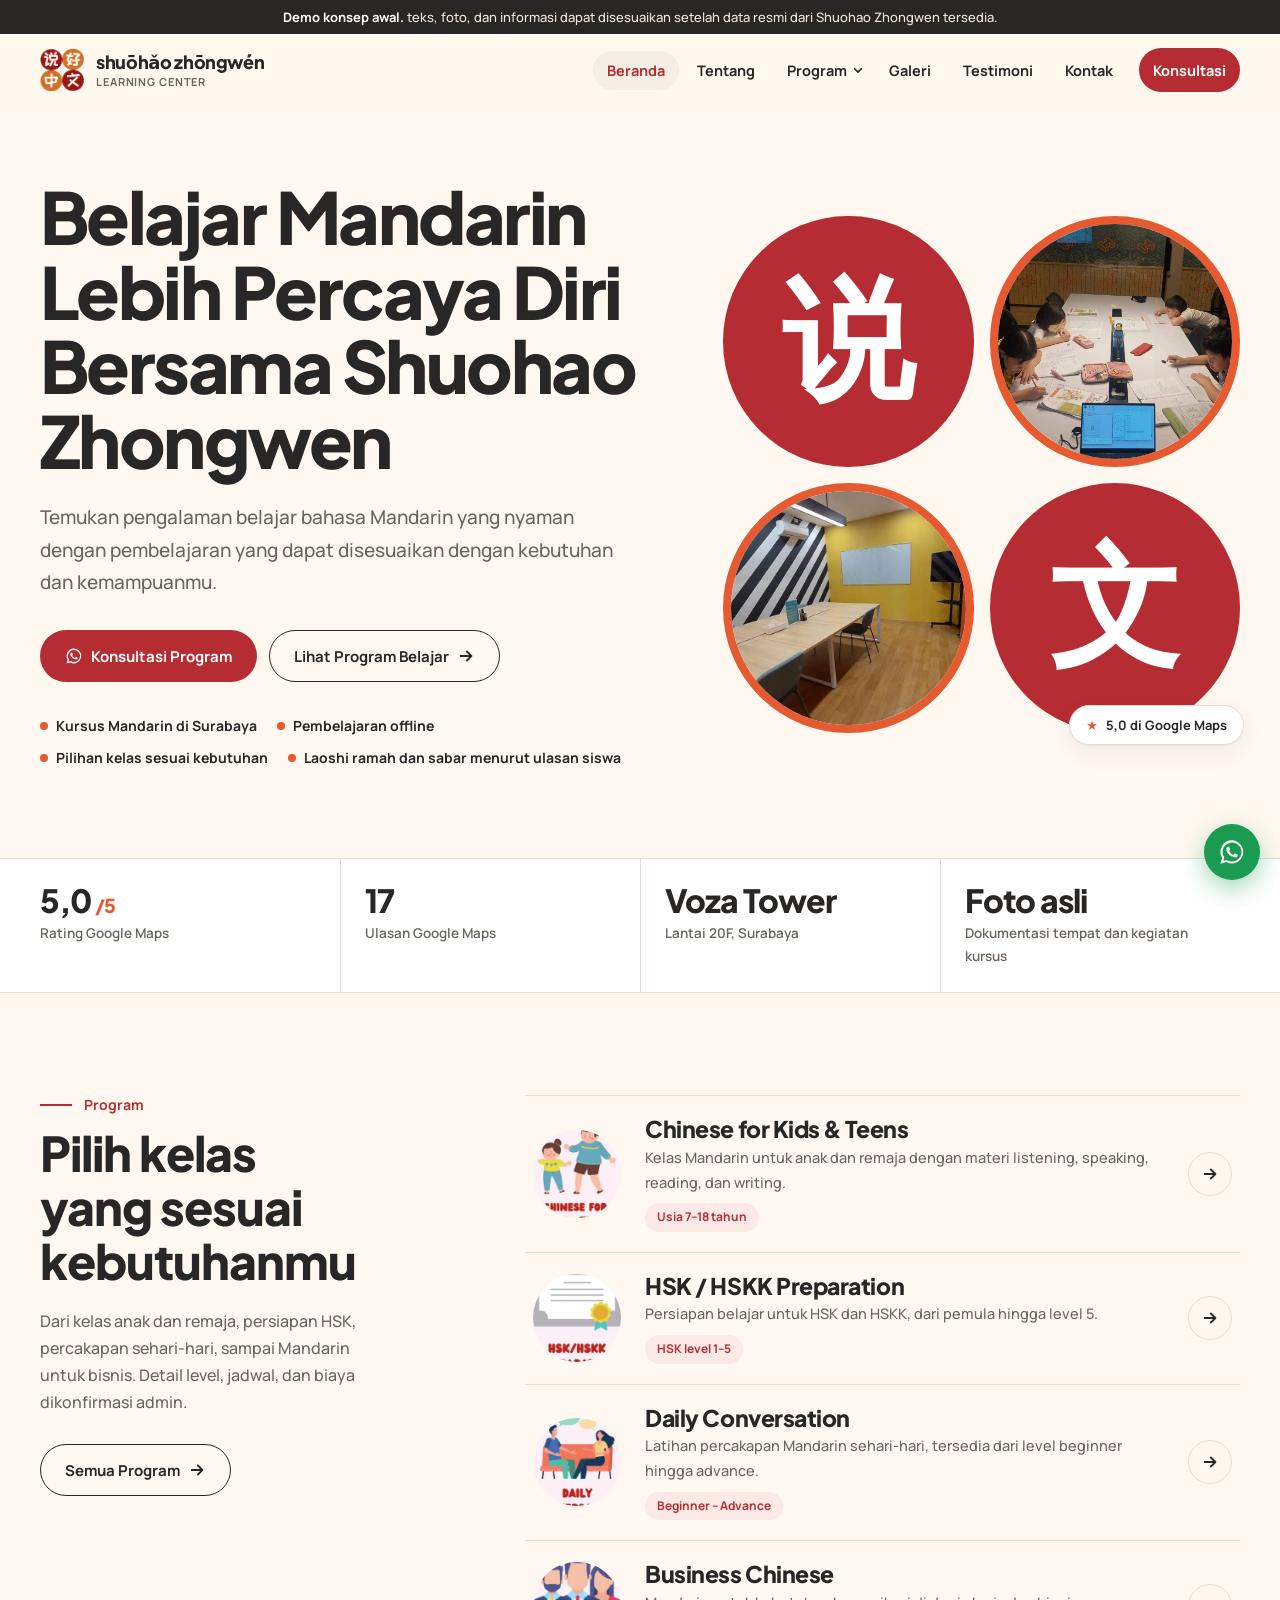
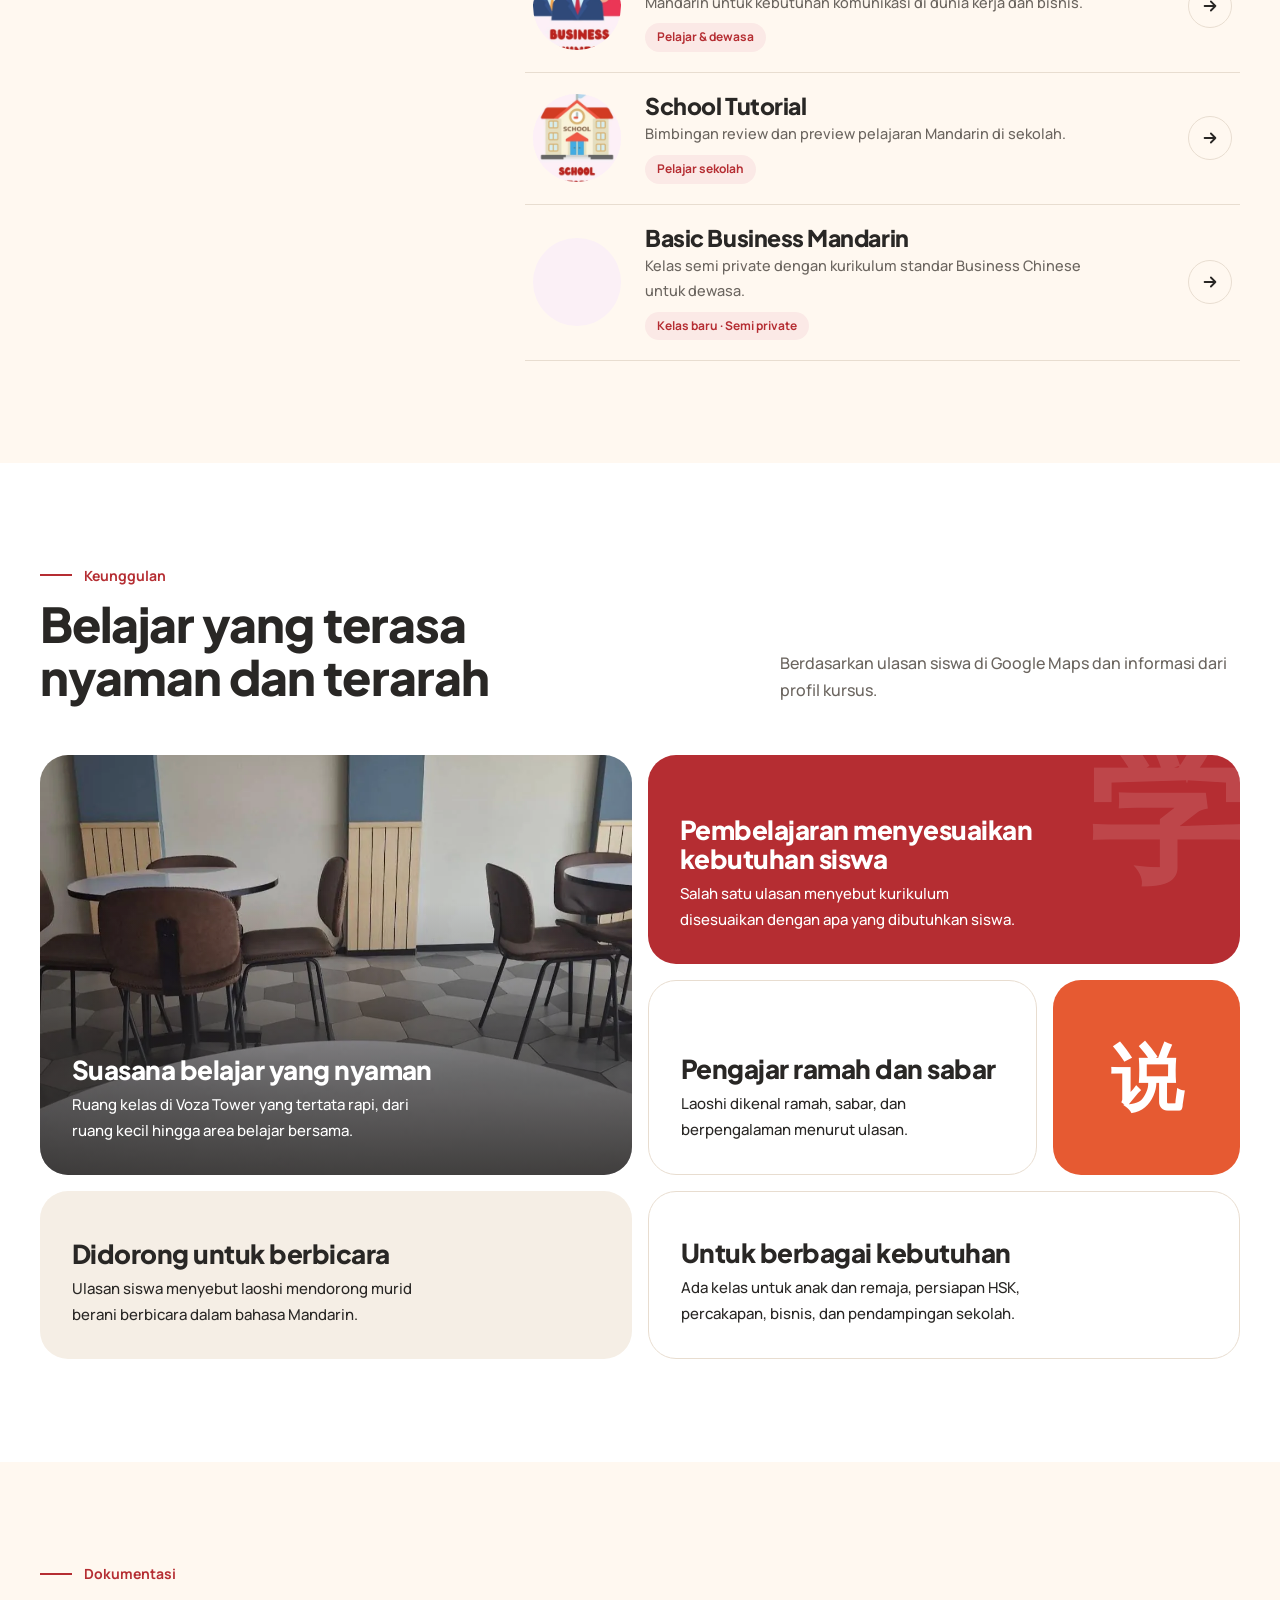
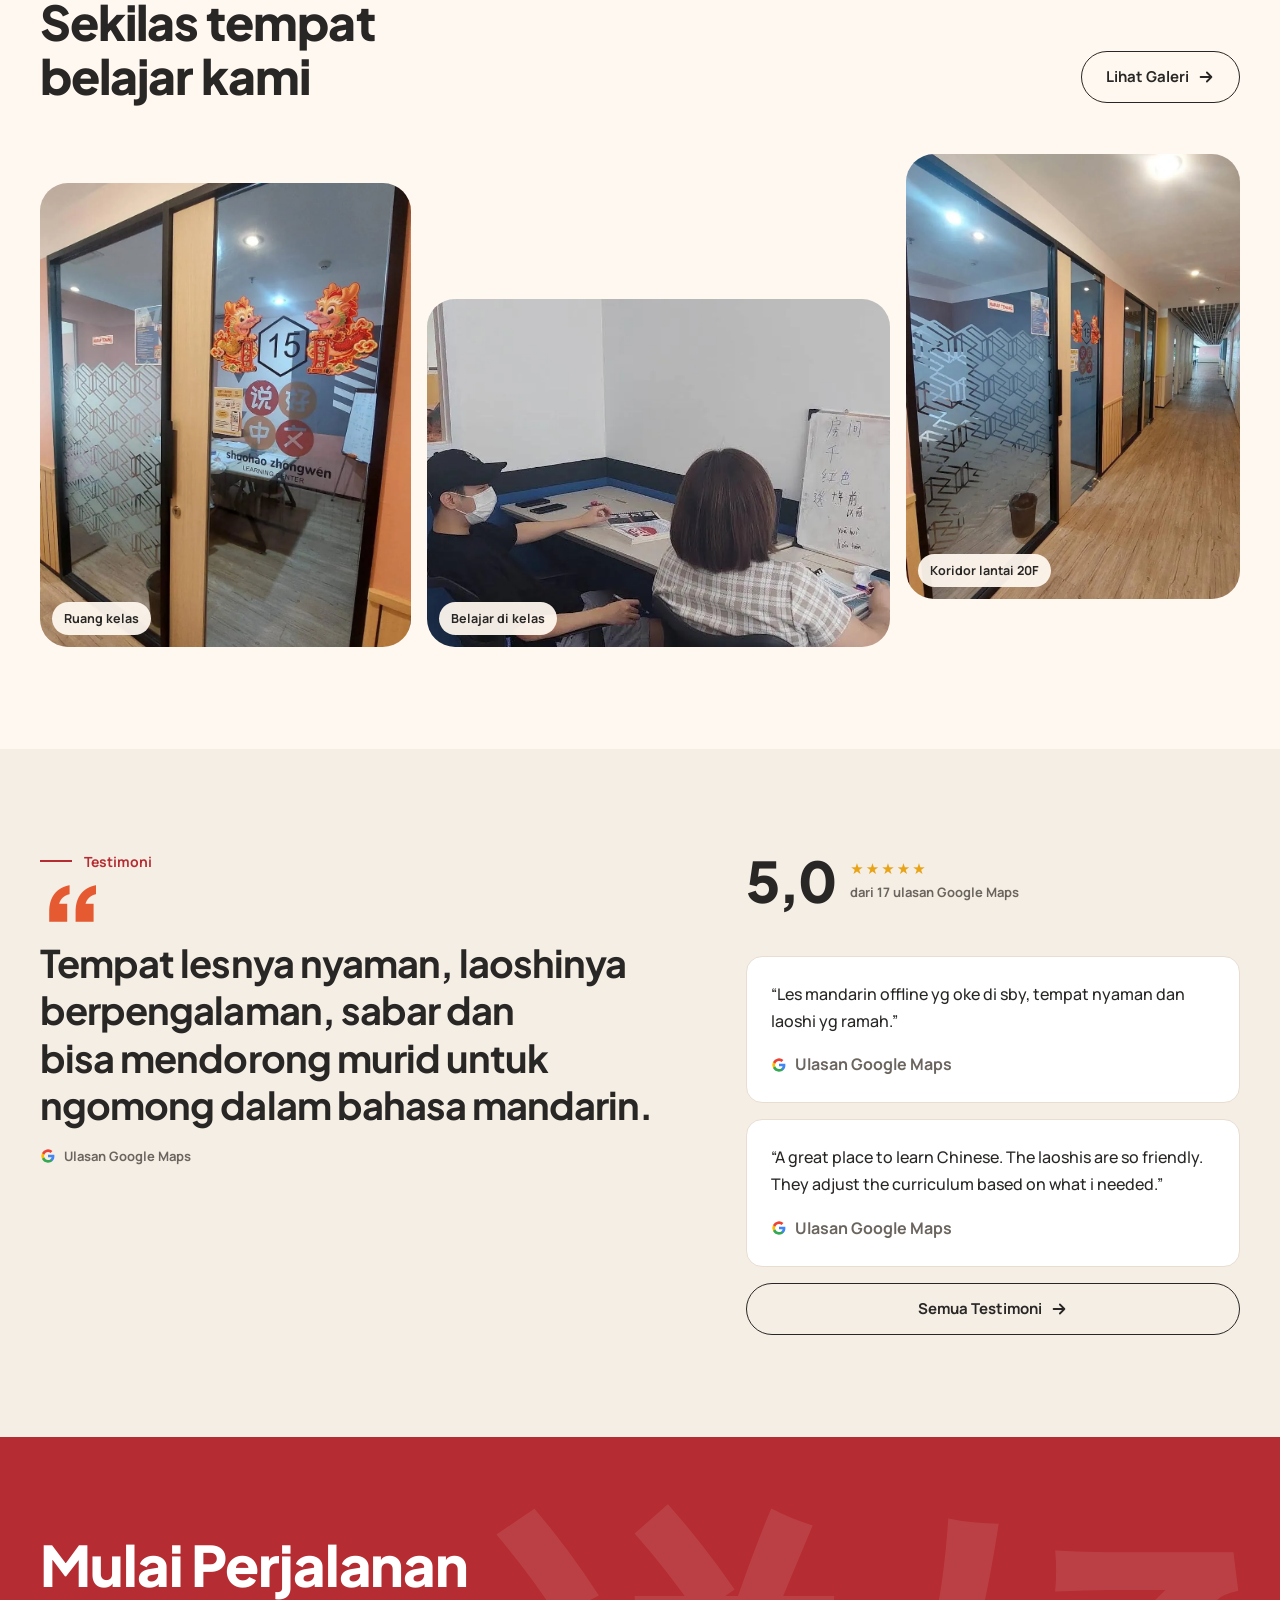
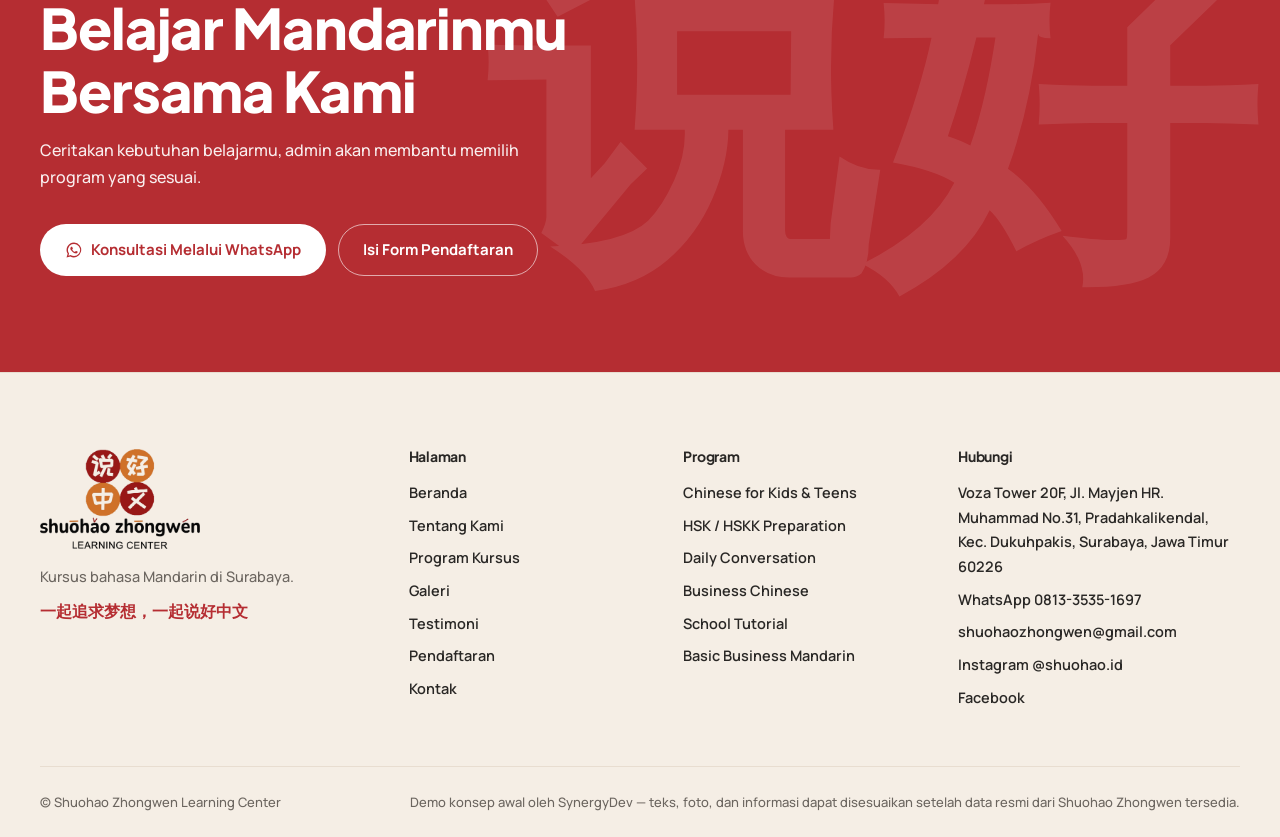
<file: index.html>
<!doctype html>
<html lang="id">
<head>
<meta charset="utf-8">
<meta name="viewport" content="width=device-width,initial-scale=1">
<title>Kursus Mandarin Surabaya | Shuohao Zhongwen Learning Center</title>
<meta name="description" content="Belajar bahasa Mandarin di Shuohao Zhongwen Surabaya. Temukan program pembelajaran Mandarin, persiapan HSK, kelas percakapan, dan konsultasi kursus melalui WhatsApp.">
<meta name="theme-color" content="#B52D32">
<meta property="og:type" content="website"><meta property="og:locale" content="id_ID">
<meta property="og:site_name" content="Shuohao Zhongwen Learning Center">
<meta property="og:title" content="Kursus Mandarin Surabaya | Shuohao Zhongwen Learning Center">
<meta property="og:description" content="Belajar bahasa Mandarin di Shuohao Zhongwen Surabaya. Temukan program pembelajaran Mandarin, persiapan HSK, kelas percakapan, dan konsultasi kursus melalui WhatsApp.">
<meta property="og:image" content="assets/img/og.jpg">
<meta name="twitter:card" content="summary_large_image">

<link rel="icon" type="image/png" href="assets/img/favicon.png">
<link rel="apple-touch-icon" href="assets/img/apple-touch-icon.png">
<link rel="stylesheet" href="assets/css/style.css">
<script type="application/ld+json">{"@context": "https://schema.org", "@type": "EducationalOrganization", "name": "Shuohao Zhongwen Learning Center", "alternateName": "Kursus Mandarin Shuohao Zhongwen", "telephone": "+6281335351697", "email": "shuohaozhongwen@gmail.com", "sameAs": ["https://www.instagram.com/shuohao.id/", "https://www.facebook.com/share/1A3za5C1KK/"], "hasMap": "https://maps.app.goo.gl/cQPhFH4LyLvHney18", "address": {"@type": "PostalAddress", "streetAddress": "Voza Tower 20F, Jl. Mayjen HR. Muhammad No.31, Pradahkalikendal", "addressLocality": "Surabaya", "addressRegion": "Jawa Timur", "postalCode": "60226", "addressCountry": "ID"}}</script>
</head>
<body>
<a class="skip" href="#main">Langsung ke konten</a>
<div class="demo-bar"><b>Demo konsep awal.</b> teks, foto, dan informasi dapat disesuaikan setelah data resmi dari Shuohao Zhongwen tersedia.</div>
<header class="site-header"><div class="wrap bar">
<a class="brand" href="index.html" aria-label="Shuohao Zhongwen Learning Center — beranda"><img src="assets/img/emblem.png" alt="" width="44" height="44"><span class="brand-t"><b>shuōhǎo zhōngwén</b><small>LEARNING CENTER</small></span></a>
<button class="burger" aria-label="Buka menu" aria-expanded="false" aria-controls="nav"><span></span></button>
<nav class="nav" id="nav" aria-label="Utama">
<a href="index.html" aria-current="page">Beranda</a><a href="tentang.html">Tentang</a>
<div class="has-dd"><a href="program.html">Program</a><button aria-label="Buka daftar program" aria-expanded="false"><svg class="chev" viewBox="0 0 12 12" fill="none" stroke="currentColor" stroke-width="2" stroke-linecap="round" stroke-linejoin="round" aria-hidden="true"><path d="M2 4.5l4 4 4-4"/></svg></button><div class="dd"><a href="program-kids-teens.html">Chinese for Kids & Teens</a><a href="program-hsk-hskk.html">HSK / HSKK Preparation</a><a href="program-daily-conversation.html">Daily Conversation</a><a href="program-business-chinese.html">Business Chinese</a><a href="program-school-tutorial.html">School Tutorial</a><a href="program-basic-business-mandarin.html">Basic Business Mandarin</a></div></div>
<a href="galeri.html">Galeri</a><a href="testimoni.html">Testimoni</a><a href="kontak.html">Kontak</a>
<a class="btn btn-red btn-sm" href="pendaftaran.html">Konsultasi</a>
</nav></div></header>
<main id="main">

<section class="hero"><div class="wrap hero-grid" data-hero>
<div>
<h1>Belajar Mandarin Lebih Percaya Diri Bersama Shuohao Zhongwen</h1>
<p class="lead">Temukan pengalaman belajar bahasa Mandarin yang nyaman dengan pembelajaran yang dapat disesuaikan dengan kebutuhan dan kemampuanmu.</p>
<div class="hero-cta"><a class="btn btn-red" href="https://wa.me/6281335351697?text=Halo%20Shuohao%20Zhongwen%2C%20saya%20ingin%20bertanya%20mengenai%20program%20kursus%20Mandarin." target="_blank" rel="noopener"><svg viewBox="0 0 24 24" fill="currentColor" aria-hidden="true"><path d="M12.04 2a9.9 9.9 0 0 0-8.46 15.05L2 22l5.1-1.34A9.9 9.9 0 1 0 12.04 2Zm0 18.1c-1.5 0-2.9-.4-4.1-1.1l-.3-.18-3.03.8.8-2.95-.2-.3a8.1 8.1 0 1 1 6.83 3.73Zm4.45-6.06c-.24-.12-1.44-.71-1.66-.79-.22-.08-.39-.12-.55.12-.16.24-.63.79-.77.95-.14.16-.28.18-.52.06-.24-.12-1.02-.38-1.94-1.2-.72-.64-1.2-1.43-1.34-1.67-.14-.24-.02-.37.1-.49.11-.11.24-.28.36-.42.12-.14.16-.24.24-.4.08-.16.04-.3-.02-.42-.06-.12-.55-1.32-.75-1.8-.2-.47-.4-.41-.55-.42h-.47c-.16 0-.42.06-.64.3-.22.24-.84.82-.84 2s.86 2.32.98 2.48c.12.16 1.69 2.58 4.1 3.62.57.25 1.02.4 1.37.5.58.18 1.1.16 1.51.1.46-.07 1.44-.59 1.64-1.16.2-.57.2-1.06.14-1.16-.06-.1-.22-.16-.46-.28Z"/></svg>Konsultasi Program</a><a class="btn btn-line" href="program.html">Lihat Program Belajar<svg width="18" height="18" viewBox="0 0 20 20" fill="none" stroke="currentColor" stroke-width="2" stroke-linecap="round" stroke-linejoin="round" aria-hidden="true"><path d="M4 10h12M11 5l5 5-5 5"/></svg></a></div>
<ul class="facts"><li>Kursus Mandarin di Surabaya</li><li>Pembelajaran offline</li><li>Pilihan kelas sesuai kebutuhan</li><li>Laoshi ramah dan sabar menurut ulasan siswa</li></ul>
</div>
<div class="mosaic" role="group" aria-label="Suasana belajar di Shuohao Zhongwen">
<div class="disc d-red zh" aria-hidden="true">说</div>
<div class="ph"><img src="assets/img/siswa-meja.webp" alt="Siswa belajar bersama di satu meja" width="906" height="1600" style="object-position:50% 58%"></div>
<div class="ph"><img src="assets/img/ruang-meeting.webp" alt="Ruang kelas Shuohao Zhongwen di Voza Tower" width="1080" height="606"></div>
<div class="disc d-red zh" aria-hidden="true">文</div>
<div class="mosaic-note"><i>★</i> 5,0 di Google Maps</div>
</div></div></section>

<section class="trust" aria-label="Ringkasan kepercayaan"><div class="wrap trust-in">
<div><b class="tnum">5,0<em>/5</em></b><span>Rating Google Maps</span></div>
<div><b class="tnum">17</b><span>Ulasan Google Maps</span></div>
<div><b>Voza Tower</b><span>Lantai 20F, Surabaya</span></div>
<div><b>Foto asli</b><span>Dokumentasi tempat dan kegiatan kursus</span></div>
</div></section>

<section class="sec"><div class="wrap prog-wrap">
<div class="stick"><div class="kicker">Program</div><h2>Pilih kelas yang sesuai kebutuhanmu</h2><p>Dari kelas anak dan remaja, persiapan HSK, percakapan sehari-hari, sampai Mandarin untuk bisnis. Detail level, jadwal, dan biaya dikonfirmasi admin.</p><a class="btn btn-line" href="program.html">Semua Program<svg width="18" height="18" viewBox="0 0 20 20" fill="none" stroke="currentColor" stroke-width="2" stroke-linecap="round" stroke-linejoin="round" aria-hidden="true"><path d="M4 10h12M11 5l5 5-5 5"/></svg></a></div>
<ul class="plist" data-stagger><li><a href="program-kids-teens.html"><span class="th"><img src="assets/img/ill-kids.webp" alt="Chinese for Kids &amp; Teens" width="1200" height="800" loading=lazy decoding=async></span><span><h3>Chinese for Kids & Teens</h3><p>Kelas Mandarin untuk anak dan remaja dengan materi listening, speaking, reading, dan writing.</p><span class="tag">Usia 7–18 tahun</span></span><span class="arrow"><svg width="18" height="18" viewBox="0 0 20 20" fill="none" stroke="currentColor" stroke-width="2" stroke-linecap="round" stroke-linejoin="round" aria-hidden="true"><path d="M4 10h12M11 5l5 5-5 5"/></svg></span></a></li><li><a href="program-hsk-hskk.html"><span class="th"><img src="assets/img/ill-hsk.webp" alt="HSK / HSKK Preparation" width="1200" height="800" loading=lazy decoding=async></span><span><h3>HSK / HSKK Preparation</h3><p>Persiapan belajar untuk HSK dan HSKK, dari pemula hingga level 5.</p><span class="tag">HSK level 1–5</span></span><span class="arrow"><svg width="18" height="18" viewBox="0 0 20 20" fill="none" stroke="currentColor" stroke-width="2" stroke-linecap="round" stroke-linejoin="round" aria-hidden="true"><path d="M4 10h12M11 5l5 5-5 5"/></svg></span></a></li><li><a href="program-daily-conversation.html"><span class="th"><img src="assets/img/ill-daily.webp" alt="Daily Conversation" width="1200" height="800" loading=lazy decoding=async></span><span><h3>Daily Conversation</h3><p>Latihan percakapan Mandarin sehari-hari, tersedia dari level beginner hingga advance.</p><span class="tag">Beginner – Advance</span></span><span class="arrow"><svg width="18" height="18" viewBox="0 0 20 20" fill="none" stroke="currentColor" stroke-width="2" stroke-linecap="round" stroke-linejoin="round" aria-hidden="true"><path d="M4 10h12M11 5l5 5-5 5"/></svg></span></a></li><li><a href="program-business-chinese.html"><span class="th"><img src="assets/img/ill-business.webp" alt="Business Chinese" width="1200" height="800" loading=lazy decoding=async></span><span><h3>Business Chinese</h3><p>Mandarin untuk kebutuhan komunikasi di dunia kerja dan bisnis.</p><span class="tag">Pelajar & dewasa</span></span><span class="arrow"><svg width="18" height="18" viewBox="0 0 20 20" fill="none" stroke="currentColor" stroke-width="2" stroke-linecap="round" stroke-linejoin="round" aria-hidden="true"><path d="M4 10h12M11 5l5 5-5 5"/></svg></span></a></li><li><a href="program-school-tutorial.html"><span class="th"><img src="assets/img/ill-school.webp" alt="School Tutorial" width="1200" height="800" loading=lazy decoding=async></span><span><h3>School Tutorial</h3><p>Bimbingan review dan preview pelajaran Mandarin di sekolah.</p><span class="tag">Pelajar sekolah</span></span><span class="arrow"><svg width="18" height="18" viewBox="0 0 20 20" fill="none" stroke="currentColor" stroke-width="2" stroke-linecap="round" stroke-linejoin="round" aria-hidden="true"><path d="M4 10h12M11 5l5 5-5 5"/></svg></span></a></li><li><a href="program-basic-business-mandarin.html"><span class="th"><img src="assets/img/poster-business-mandarin.webp" alt="Basic Business Mandarin" width="1080" height="1430" loading=lazy decoding=async class=zoom></span><span><h3>Basic Business Mandarin</h3><p>Kelas semi private dengan kurikulum standar Business Chinese untuk dewasa.</p><span class="tag">Kelas baru · Semi private</span></span><span class="arrow"><svg width="18" height="18" viewBox="0 0 20 20" fill="none" stroke="currentColor" stroke-width="2" stroke-linecap="round" stroke-linejoin="round" aria-hidden="true"><path d="M4 10h12M11 5l5 5-5 5"/></svg></span></a></li></ul>
</div></section>

<section class="sec sec-white"><div class="wrap">
<div class="sec-head"><div><div class="kicker">Keunggulan</div><h2>Belajar yang terasa nyaman dan terarah</h2></div><p>Berdasarkan ulasan siswa di Google Maps dan informasi dari profil kursus.</p></div>
<div class="bento" data-stagger>
<div class="bx bx-a"><img src="assets/img/ruang-kafe.webp" alt="Area belajar dengan meja bundar" width="1080" height="1433" loading=lazy decoding=async><h3>Suasana belajar yang nyaman</h3><p>Ruang kelas di Voza Tower yang tertata rapi, dari ruang kecil hingga area belajar bersama.</p></div>
<div class="bx bx-b"><div class="zh-bg zh" aria-hidden="true">学</div><h3>Pembelajaran menyesuaikan kebutuhan siswa</h3><p>Salah satu ulasan menyebut kurikulum disesuaikan dengan apa yang dibutuhkan siswa.</p></div>
<div class="bx bx-c"><h3>Pengajar ramah dan sabar</h3><p>Laoshi dikenal ramah, sabar, dan berpengalaman menurut ulasan.</p></div>
<div class="bx bx-d"><span class="zh" aria-hidden="true">说</span></div>
<div class="bx bx-e"><h3>Didorong untuk berbicara</h3><p>Ulasan siswa menyebut laoshi mendorong murid berani berbicara dalam bahasa Mandarin.</p></div>
<div class="bx bx-f"><h3>Untuk berbagai kebutuhan</h3><p>Ada kelas untuk anak dan remaja, persiapan HSK, percakapan, bisnis, dan pendampingan sekolah.</p></div>
</div></div></section>

<section class="sec"><div class="wrap">
<div class="sec-head"><div><div class="kicker">Dokumentasi</div><h2>Sekilas tempat belajar kami</h2></div><a class="btn btn-line" href="galeri.html">Lihat Galeri<svg width="18" height="18" viewBox="0 0 20 20" fill="none" stroke="currentColor" stroke-width="2" stroke-linecap="round" stroke-linejoin="round" aria-hidden="true"><path d="M4 10h12M11 5l5 5-5 5"/></svg></a></div>
<div class="trio" data-stagger>
<figure class="fig"><img src="assets/img/ruang-pintu-kaca.webp" alt="Pintu kaca ruang kelas dengan logo Shuohao Zhongwen" width="914" height="1600" loading=lazy decoding=async><figcaption>Ruang kelas</figcaption></figure>
<figure class="fig"><img src="assets/img/siswa-papan.webp" alt="Dua siswa belajar di depan papan tulis" width="1080" height="600" loading=lazy decoding=async><figcaption>Belajar di kelas</figcaption></figure>
<figure class="fig"><img src="assets/img/ruang-koridor.webp" alt="Koridor ruang kelas di Voza Tower" width="910" height="1600" loading=lazy decoding=async><figcaption>Koridor lantai 20F</figcaption></figure>
</div></div></section>

<section class="sec sec-beige"><div class="wrap rev">
<div><div class="kicker">Testimoni</div>
<blockquote class="rev-main" style="margin:0">Tempat lesnya nyaman, laoshinya berpengalaman, sabar dan bisa mendorong murid untuk ngomong dalam bahasa mandarin.</blockquote>
<p class="src"><svg viewBox="0 0 24 24" aria-hidden="true"><path fill="#4285F4" d="M21.6 12.2c0-.7-.1-1.4-.2-2H12v3.8h5.4a4.6 4.6 0 0 1-2 3v2.5h3.3c1.9-1.8 2.9-4.4 2.9-7.3Z"/><path fill="#34A853" d="M12 22c2.7 0 5-.9 6.7-2.4l-3.3-2.5c-.9.6-2 1-3.4 1-2.6 0-4.8-1.8-5.600-4.100H3v2.600A10 10 0 0 0 12 22Z"/><path fill="#FBBC05" d="M6.400 13.900a6 6 0 0 1 0-3.800V7.500H3a10 10 0 0 0 0 9l3.400-2.600Z"/><path fill="#EA4335" d="M12 5.900c1.500 0 2.800.5 3.800 1.500l2.900-2.900A10 10 0 0 0 3 7.500l3.400 2.600C7.200 7.700 9.400 5.900 12 5.900Z"/></svg> Ulasan Google Maps</p></div>
<div class="rev-side">
<div class="score"><b class="tnum">5,0</b><div><div class="stars" aria-label="5 dari 5 bintang">★★★★★</div><span class="src" style="margin:0">dari 17 ulasan Google Maps</span></div></div>
<figure class="rq" style="margin:0"><p>“Les mandarin offline yg oke di sby, tempat nyaman dan laoshi yg ramah.”</p><p class="src"><svg viewBox="0 0 24 24" aria-hidden="true"><path fill="#4285F4" d="M21.6 12.2c0-.7-.1-1.4-.2-2H12v3.8h5.4a4.6 4.6 0 0 1-2 3v2.5h3.3c1.9-1.8 2.9-4.4 2.9-7.3Z"/><path fill="#34A853" d="M12 22c2.7 0 5-.9 6.7-2.4l-3.3-2.5c-.9.6-2 1-3.4 1-2.6 0-4.8-1.8-5.600-4.100H3v2.600A10 10 0 0 0 12 22Z"/><path fill="#FBBC05" d="M6.400 13.900a6 6 0 0 1 0-3.800V7.500H3a10 10 0 0 0 0 9l3.400-2.600Z"/><path fill="#EA4335" d="M12 5.900c1.500 0 2.800.5 3.800 1.500l2.900-2.900A10 10 0 0 0 3 7.500l3.400 2.600C7.200 7.700 9.400 5.900 12 5.900Z"/></svg> Ulasan Google Maps</p></figure>
<figure class="rq" style="margin:0"><p>“A great place to learn Chinese. The laoshis are so friendly. They adjust the curriculum based on what i needed.”</p><p class="src"><svg viewBox="0 0 24 24" aria-hidden="true"><path fill="#4285F4" d="M21.6 12.2c0-.7-.1-1.4-.2-2H12v3.8h5.4a4.6 4.6 0 0 1-2 3v2.5h3.3c1.9-1.8 2.9-4.4 2.9-7.3Z"/><path fill="#34A853" d="M12 22c2.7 0 5-.9 6.7-2.4l-3.3-2.5c-.9.6-2 1-3.4 1-2.6 0-4.8-1.8-5.600-4.100H3v2.600A10 10 0 0 0 12 22Z"/><path fill="#FBBC05" d="M6.400 13.900a6 6 0 0 1 0-3.800V7.500H3a10 10 0 0 0 0 9l3.400-2.600Z"/><path fill="#EA4335" d="M12 5.900c1.500 0 2.800.5 3.800 1.500l2.900-2.900A10 10 0 0 0 3 7.500l3.400 2.600C7.200 7.700 9.400 5.900 12 5.900Z"/></svg> Ulasan Google Maps</p></figure>
<a class="btn btn-line" href="testimoni.html">Semua Testimoni<svg width="18" height="18" viewBox="0 0 20 20" fill="none" stroke="currentColor" stroke-width="2" stroke-linecap="round" stroke-linejoin="round" aria-hidden="true"><path d="M4 10h12M11 5l5 5-5 5"/></svg></a>
</div></div></section>
<section class="cta"><div class="zh-bg zh" aria-hidden="true">说好</div><div class="wrap"><h2>Mulai Perjalanan Belajar Mandarinmu Bersama Kami</h2><p>Ceritakan kebutuhan belajarmu, admin akan membantu memilih program yang sesuai.</p>
<div class="hero-cta"><a class="btn btn-light" href="https://wa.me/6281335351697?text=Halo%20Shuohao%20Zhongwen%2C%20saya%20ingin%20bertanya%20mengenai%20program%20kursus%20Mandarin." target="_blank" rel="noopener"><svg viewBox="0 0 24 24" fill="currentColor" aria-hidden="true"><path d="M12.04 2a9.9 9.9 0 0 0-8.46 15.05L2 22l5.1-1.34A9.9 9.9 0 1 0 12.04 2Zm0 18.1c-1.5 0-2.9-.4-4.1-1.1l-.3-.18-3.03.8.8-2.95-.2-.3a8.1 8.1 0 1 1 6.83 3.73Zm4.45-6.06c-.24-.12-1.44-.71-1.66-.79-.22-.08-.39-.12-.55.12-.16.24-.63.79-.77.95-.14.16-.28.18-.52.06-.24-.12-1.02-.38-1.94-1.2-.72-.64-1.2-1.43-1.34-1.67-.14-.24-.02-.37.1-.49.11-.11.24-.28.36-.42.12-.14.16-.24.24-.4.08-.16.04-.3-.02-.42-.06-.12-.55-1.32-.75-1.8-.2-.47-.4-.41-.55-.42h-.47c-.16 0-.42.06-.64.3-.22.24-.84.82-.84 2s.86 2.32.98 2.48c.12.16 1.69 2.58 4.1 3.62.57.25 1.02.4 1.37.5.58.18 1.1.16 1.51.1.46-.07 1.44-.59 1.64-1.16.2-.57.2-1.06.14-1.16-.06-.1-.22-.16-.46-.28Z"/></svg>Konsultasi Melalui WhatsApp</a><a class="btn btn-ghost-w" href="pendaftaran.html">Isi Form Pendaftaran</a></div></div></section>
</main>
<footer class="foot"><div class="wrap">
<div class="foot-grid">
<div><img class="lg" src="assets/img/logo-stacked.png" alt="Shuohao Zhongwen Learning Center" width="160" height="100" loading="lazy"><p>Kursus bahasa Mandarin di Surabaya.<span class="zh zh-line">一起追求梦想，一起说好中文</span></p></div>
<div><h4>Halaman</h4><ul><li><a href="index.html">Beranda</a></li><li><a href="tentang.html">Tentang Kami</a></li><li><a href="program.html">Program Kursus</a></li><li><a href="galeri.html">Galeri</a></li><li><a href="testimoni.html">Testimoni</a></li><li><a href="pendaftaran.html">Pendaftaran</a></li><li><a href="kontak.html">Kontak</a></li></ul></div>
<div><h4>Program</h4><ul><li><a href="program-kids-teens.html">Chinese for Kids & Teens</a></li><li><a href="program-hsk-hskk.html">HSK / HSKK Preparation</a></li><li><a href="program-daily-conversation.html">Daily Conversation</a></li><li><a href="program-business-chinese.html">Business Chinese</a></li><li><a href="program-school-tutorial.html">School Tutorial</a></li><li><a href="program-basic-business-mandarin.html">Basic Business Mandarin</a></li></ul></div>
<div><h4>Hubungi</h4><ul><li>Voza Tower 20F, Jl. Mayjen HR. Muhammad No.31, Pradahkalikendal, Kec. Dukuhpakis, Surabaya, Jawa Timur 60226</li><li><a href="https://wa.me/6281335351697" target="_blank" rel="noopener">WhatsApp 0813-3535-1697</a></li><li><a href="mailto:shuohaozhongwen@gmail.com">shuohaozhongwen@gmail.com</a></li><li><a href="https://www.instagram.com/shuohao.id/" target="_blank" rel="noopener">Instagram @shuohao.id</a></li><li><a href="https://www.facebook.com/share/1A3za5C1KK/" target="_blank" rel="noopener">Facebook</a></li></ul></div>
</div>
<div class="foot-bot"><span>© Shuohao Zhongwen Learning Center</span><span>Demo konsep awal oleh SynergyDev — teks, foto, dan informasi dapat disesuaikan setelah data resmi dari Shuohao Zhongwen tersedia.</span></div>
</div></footer>
<a class="wa-fab" href="https://wa.me/6281335351697?text=Halo%20Shuohao%20Zhongwen%2C%20saya%20ingin%20bertanya%20mengenai%20program%20kursus%20Mandarin." target="_blank" rel="noopener" aria-label="Konsultasi lewat WhatsApp"><svg viewBox="0 0 24 24" fill="currentColor" aria-hidden="true"><path d="M12.04 2a9.9 9.9 0 0 0-8.46 15.05L2 22l5.1-1.34A9.9 9.9 0 1 0 12.04 2Zm0 18.1c-1.5 0-2.9-.4-4.1-1.1l-.3-.18-3.03.8.8-2.95-.2-.3a8.1 8.1 0 1 1 6.83 3.73Zm4.45-6.06c-.24-.12-1.44-.71-1.66-.79-.22-.08-.39-.12-.55.12-.16.24-.63.79-.77.95-.14.16-.28.18-.52.06-.24-.12-1.02-.38-1.94-1.2-.72-.64-1.2-1.43-1.34-1.67-.14-.24-.02-.37.1-.49.11-.11.24-.28.36-.42.12-.14.16-.24.24-.4.08-.16.04-.3-.02-.42-.06-.12-.55-1.32-.75-1.8-.2-.47-.4-.41-.55-.42h-.47c-.16 0-.42.06-.64.3-.22.24-.84.82-.84 2s.86 2.32.98 2.48c.12.16 1.69 2.58 4.1 3.62.57.25 1.02.4 1.37.5.58.18 1.1.16 1.51.1.46-.07 1.44-.59 1.64-1.16.2-.57.2-1.06.14-1.16-.06-.1-.22-.16-.46-.28Z"/></svg></a>

<script src="assets/js/config.js"></script>
<script src="assets/vendor/gsap.min.js" defer></script>
<script src="assets/vendor/ScrollTrigger.min.js" defer></script>
<script src="assets/js/app.js" defer></script>
</body></html>
</file>
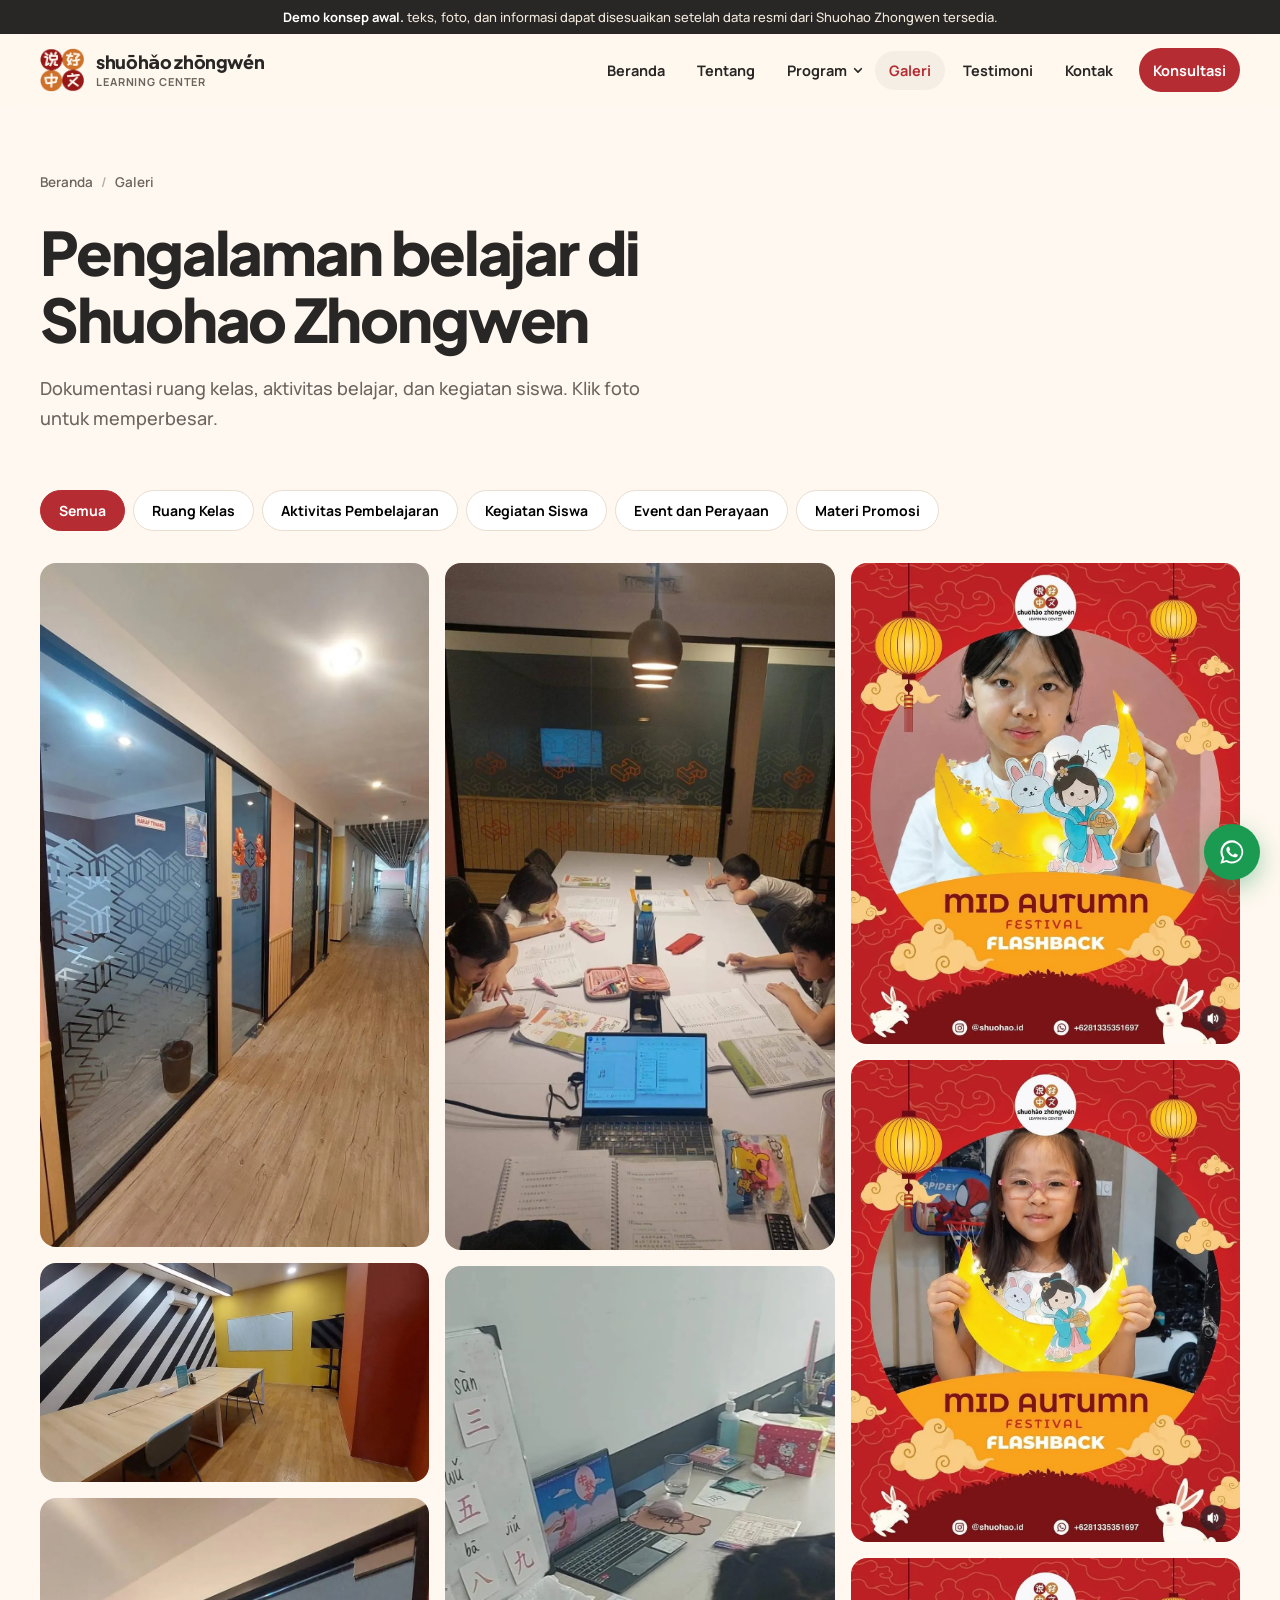
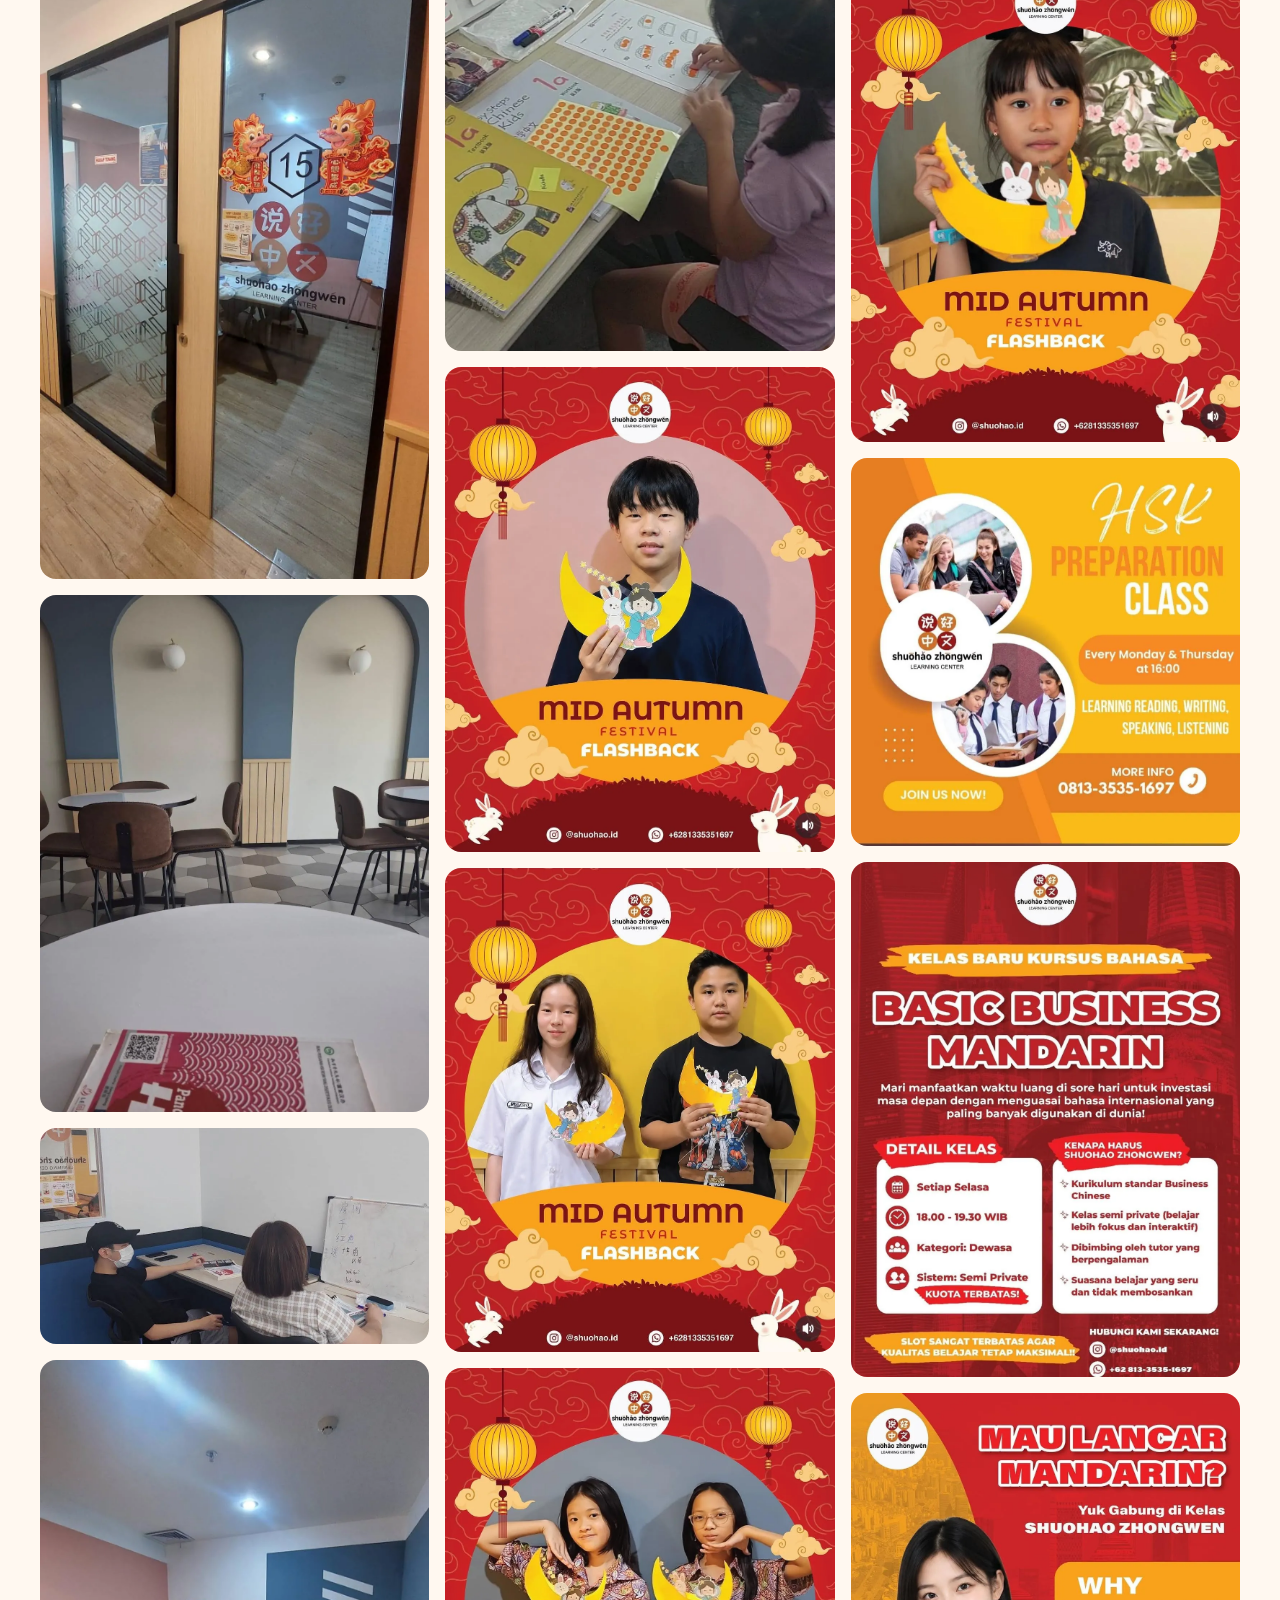
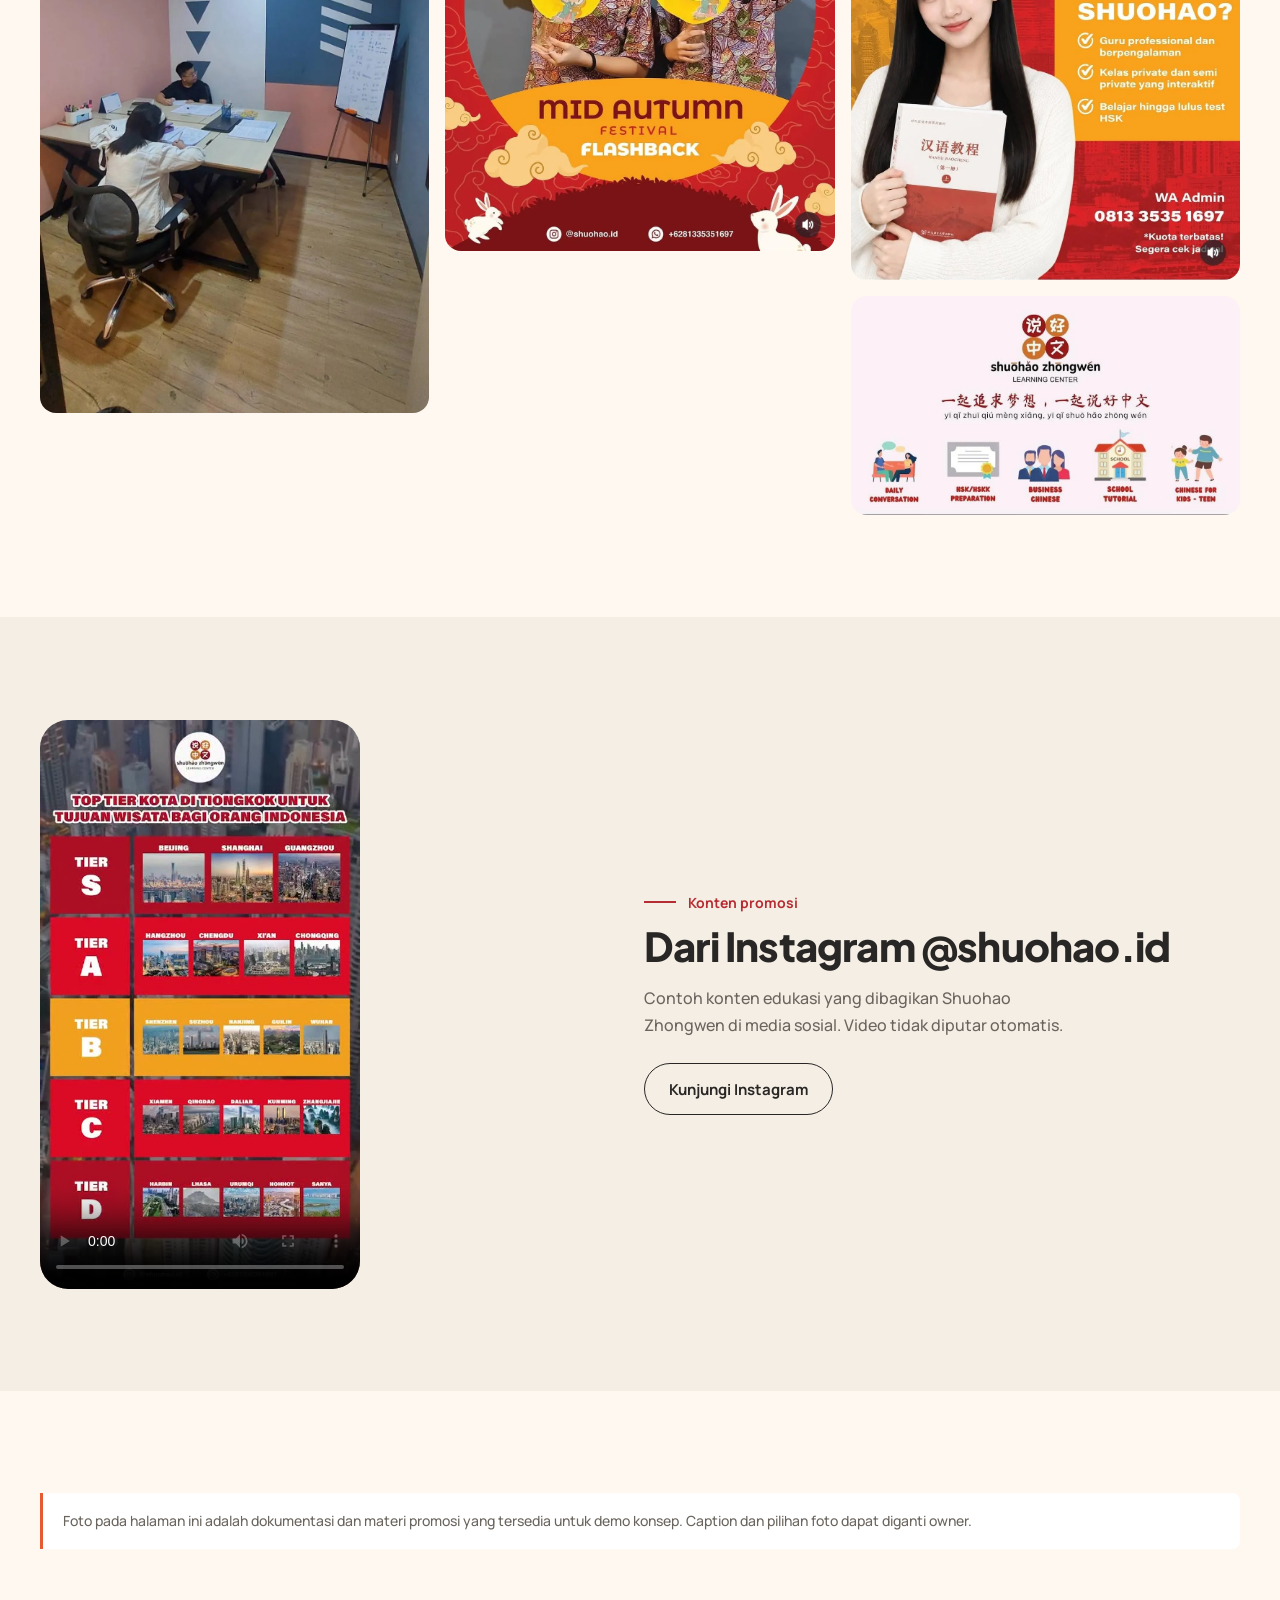
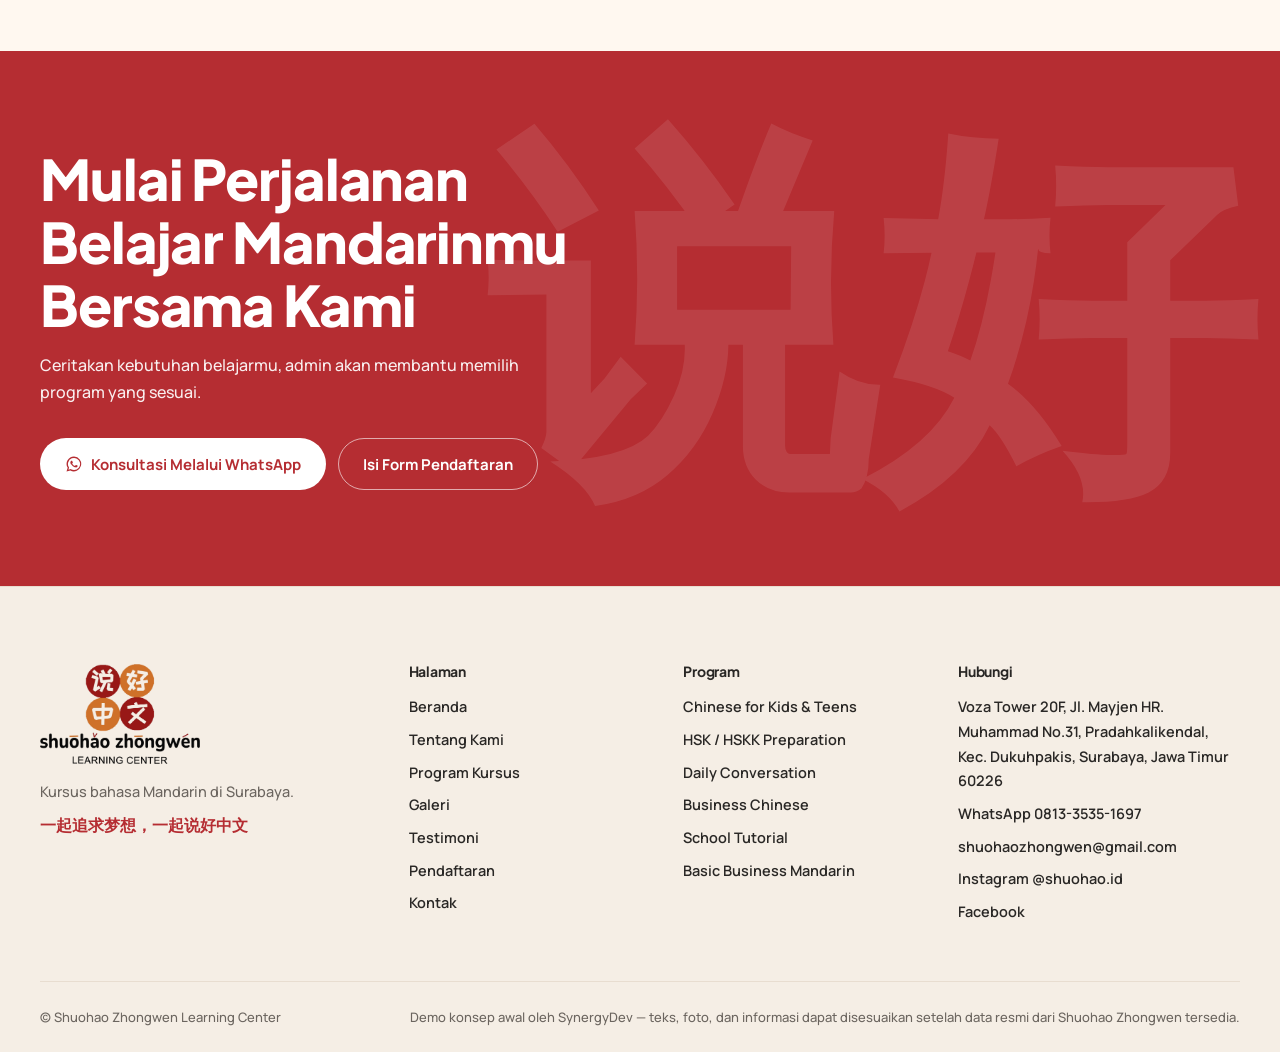
<file: galeri.html>
<!doctype html>
<html lang="id">
<head>
<meta charset="utf-8">
<meta name="viewport" content="width=device-width,initial-scale=1">
<title>Galeri &amp; Pengalaman Belajar | Shuohao Zhongwen Surabaya</title>
<meta name="description" content="Lihat dokumentasi ruang kelas, aktivitas belajar, dan kegiatan siswa Shuohao Zhongwen Learning Center di Voza Tower Surabaya.">
<meta name="theme-color" content="#B52D32">
<meta property="og:type" content="website"><meta property="og:locale" content="id_ID">
<meta property="og:site_name" content="Shuohao Zhongwen Learning Center">
<meta property="og:title" content="Galeri &amp; Pengalaman Belajar | Shuohao Zhongwen Surabaya">
<meta property="og:description" content="Lihat dokumentasi ruang kelas, aktivitas belajar, dan kegiatan siswa Shuohao Zhongwen Learning Center di Voza Tower Surabaya.">
<meta property="og:image" content="assets/img/og.jpg">
<meta name="twitter:card" content="summary_large_image">

<link rel="icon" type="image/png" href="assets/img/favicon.png">
<link rel="apple-touch-icon" href="assets/img/apple-touch-icon.png">
<link rel="stylesheet" href="assets/css/style.css">
</head>
<body>
<a class="skip" href="#main">Langsung ke konten</a>
<div class="demo-bar"><b>Demo konsep awal.</b> teks, foto, dan informasi dapat disesuaikan setelah data resmi dari Shuohao Zhongwen tersedia.</div>
<header class="site-header"><div class="wrap bar">
<a class="brand" href="index.html" aria-label="Shuohao Zhongwen Learning Center — beranda"><img src="assets/img/emblem.png" alt="" width="44" height="44"><span class="brand-t"><b>shuōhǎo zhōngwén</b><small>LEARNING CENTER</small></span></a>
<button class="burger" aria-label="Buka menu" aria-expanded="false" aria-controls="nav"><span></span></button>
<nav class="nav" id="nav" aria-label="Utama">
<a href="index.html">Beranda</a><a href="tentang.html">Tentang</a>
<div class="has-dd"><a href="program.html">Program</a><button aria-label="Buka daftar program" aria-expanded="false"><svg class="chev" viewBox="0 0 12 12" fill="none" stroke="currentColor" stroke-width="2" stroke-linecap="round" stroke-linejoin="round" aria-hidden="true"><path d="M2 4.5l4 4 4-4"/></svg></button><div class="dd"><a href="program-kids-teens.html">Chinese for Kids & Teens</a><a href="program-hsk-hskk.html">HSK / HSKK Preparation</a><a href="program-daily-conversation.html">Daily Conversation</a><a href="program-business-chinese.html">Business Chinese</a><a href="program-school-tutorial.html">School Tutorial</a><a href="program-basic-business-mandarin.html">Basic Business Mandarin</a></div></div>
<a href="galeri.html" aria-current="page">Galeri</a><a href="testimoni.html">Testimoni</a><a href="kontak.html">Kontak</a>
<a class="btn btn-red btn-sm" href="pendaftaran.html">Konsultasi</a>
</nav></div></header>
<main id="main">
<section class="phero"><div class="wrap"><ol class="crumb" aria-label="Breadcrumb"><li><a href="index.html">Beranda</a></li><li>Galeri</li></ol><h1>Pengalaman belajar di Shuohao Zhongwen</h1><p class="lead">Dokumentasi ruang kelas, aktivitas belajar, dan kegiatan siswa. Klik foto untuk memperbesar.</p></div></section>
<section class="sec" style="padding-top:0"><div class="wrap"><div class="filters" role="group" aria-label="Filter galeri"><button class="chip" data-f="all" aria-pressed="true">Semua</button><button class="chip" data-f="ruang" aria-pressed="false">Ruang Kelas</button><button class="chip" data-f="aktivitas" aria-pressed="false">Aktivitas Pembelajaran</button><button class="chip" data-f="siswa" aria-pressed="false">Kegiatan Siswa</button><button class="chip" data-f="event" aria-pressed="false">Event dan Perayaan</button><button class="chip" data-f="promo" aria-pressed="false">Materi Promosi</button></div><div class="masonry"><button class="gi" data-cat="ruang" data-lb="assets/img/ruang-koridor.webp" data-cap="Koridor menuju ruang kelas di Voza Tower" aria-label="Perbesar foto: Koridor menuju ruang kelas di Voza Tower"><img src="assets/img/ruang-koridor.webp" alt="Koridor dengan pintu kaca ruang kelas Shuohao Zhongwen" width="910" height="1600" loading=lazy decoding=async><span class="cap">Koridor menuju ruang kelas di Voza Tower</span></button><button class="gi" data-cat="ruang" data-lb="assets/img/ruang-meeting.webp" data-cap="Ruang kelas dengan meja panjang" aria-label="Perbesar foto: Ruang kelas dengan meja panjang"><img src="assets/img/ruang-meeting.webp" alt="Ruang kelas dengan meja panjang dan papan tulis" width="1080" height="606" loading=lazy decoding=async><span class="cap">Ruang kelas dengan meja panjang</span></button><button class="gi" data-cat="ruang" data-lb="assets/img/ruang-pintu-kaca.webp" data-cap="Pintu kaca ruang kelas dengan logo Shuohao" aria-label="Perbesar foto: Pintu kaca ruang kelas dengan logo Shuohao"><img src="assets/img/ruang-pintu-kaca.webp" alt="Pintu kaca ruang kelas bertanda logo Shuohao Zhongwen" width="914" height="1600" loading=lazy decoding=async><span class="cap">Pintu kaca ruang kelas dengan logo Shuohao</span></button><button class="gi" data-cat="ruang" data-lb="assets/img/ruang-kafe.webp" data-cap="Area belajar bersama" aria-label="Perbesar foto: Area belajar bersama"><img src="assets/img/ruang-kafe.webp" alt="Area belajar dengan meja bundar dan buku HSK" width="1080" height="1433" loading=lazy decoding=async><span class="cap">Area belajar bersama</span></button><button class="gi" data-cat="aktivitas" data-lb="assets/img/siswa-papan.webp" data-cap="Belajar dengan papan tulis" aria-label="Perbesar foto: Belajar dengan papan tulis"><img src="assets/img/siswa-papan.webp" alt="Dua siswa belajar di depan papan tulis" width="1080" height="600" loading=lazy decoding=async><span class="cap">Belajar dengan papan tulis</span></button><button class="gi" data-cat="aktivitas" data-lb="assets/img/ruang-kelas-kecil.webp" data-cap="Ruang kelas kecil untuk belajar fokus" aria-label="Perbesar foto: Ruang kelas kecil untuk belajar fokus"><img src="assets/img/ruang-kelas-kecil.webp" alt="Siswa belajar di ruang kelas kecil dengan papan flipchart" width="954" height="1600" loading=lazy decoding=async><span class="cap">Ruang kelas kecil untuk belajar fokus</span></button><button class="gi" data-cat="siswa" data-lb="assets/img/siswa-meja.webp" data-cap="Belajar bersama di satu meja" aria-label="Perbesar foto: Belajar bersama di satu meja"><img src="assets/img/siswa-meja.webp" alt="Siswa belajar bersama di meja besar" width="906" height="1600" loading=lazy decoding=async><span class="cap">Belajar bersama di satu meja</span></button><button class="gi" data-cat="siswa" data-lb="assets/img/siswa-kartu.webp" data-cap="Latihan dengan kartu aksara" aria-label="Perbesar foto: Latihan dengan kartu aksara"><img src="assets/img/siswa-kartu.webp" alt="Siswa belajar dengan kartu aksara Mandarin" width="910" height="1600" loading=lazy decoding=async><span class="cap">Latihan dengan kartu aksara</span></button><button class="gi" data-cat="event" data-lb="assets/img/ma-1.webp" data-cap="Mid-Autumn Festival Flashback" aria-label="Perbesar foto: Mid-Autumn Festival Flashback"><img src="assets/img/ma-1.webp" alt="Dokumentasi siswa pada Mid-Autumn Festival" width="1080" height="1347" loading=lazy decoding=async><span class="cap">Mid-Autumn Festival Flashback</span></button><button class="gi" data-cat="event" data-lb="assets/img/ma-2.webp" data-cap="Mid-Autumn Festival Flashback" aria-label="Perbesar foto: Mid-Autumn Festival Flashback"><img src="assets/img/ma-2.webp" alt="Dua siswa memegang kerajinan bulan Mid-Autumn" width="1079" height="1340" loading=lazy decoding=async><span class="cap">Mid-Autumn Festival Flashback</span></button><button class="gi" data-cat="event" data-lb="assets/img/ma-3.webp" data-cap="Mid-Autumn Festival Flashback" aria-label="Perbesar foto: Mid-Autumn Festival Flashback"><img src="assets/img/ma-3.webp" alt="Siswa berpose bersama kerajinan bulan" width="1080" height="1339" loading=lazy decoding=async><span class="cap">Mid-Autumn Festival Flashback</span></button><button class="gi" data-cat="event" data-lb="assets/img/ma-4.webp" data-cap="Mid-Autumn Festival Flashback" aria-label="Perbesar foto: Mid-Autumn Festival Flashback"><img src="assets/img/ma-4.webp" alt="Siswa dengan lentera kecil Mid-Autumn" width="1080" height="1335" loading=lazy decoding=async><span class="cap">Mid-Autumn Festival Flashback</span></button><button class="gi" data-cat="event" data-lb="assets/img/ma-5.webp" data-cap="Mid-Autumn Festival Flashback" aria-label="Perbesar foto: Mid-Autumn Festival Flashback"><img src="assets/img/ma-5.webp" alt="Siswa memegang kerajinan Mid-Autumn" width="1080" height="1338" loading=lazy decoding=async><span class="cap">Mid-Autumn Festival Flashback</span></button><button class="gi" data-cat="event" data-lb="assets/img/ma-6.webp" data-cap="Mid-Autumn Festival Flashback" aria-label="Perbesar foto: Mid-Autumn Festival Flashback"><img src="assets/img/ma-6.webp" alt="Siswa dengan kerajinan bulan Mid-Autumn" width="1080" height="1342" loading=lazy decoding=async><span class="cap">Mid-Autumn Festival Flashback</span></button><button class="gi" data-cat="promo" data-lb="assets/img/poster-hsk.webp" data-cap="Poster HSK Preparation Class" aria-label="Perbesar foto: Poster HSK Preparation Class"><img src="assets/img/poster-hsk.webp" alt="Poster promosi HSK Preparation Class" width="1080" height="1076" loading=lazy decoding=async><span class="cap">Poster HSK Preparation Class</span></button><button class="gi" data-cat="promo" data-lb="assets/img/poster-business-mandarin.webp" data-cap="Poster Basic Business Mandarin" aria-label="Perbesar foto: Poster Basic Business Mandarin"><img src="assets/img/poster-business-mandarin.webp" alt="Poster promosi Basic Business Mandarin" width="1080" height="1430" loading=lazy decoding=async><span class="cap">Poster Basic Business Mandarin</span></button><button class="gi" data-cat="promo" data-lb="assets/img/poster-mau-lancar.webp" data-cap="Poster ajakan belajar Mandarin" aria-label="Perbesar foto: Poster ajakan belajar Mandarin"><img src="assets/img/poster-mau-lancar.webp" alt="Poster promosi Mau Lancar Mandarin" width="1080" height="1349" loading=lazy decoding=async><span class="cap">Poster ajakan belajar Mandarin</span></button><button class="gi" data-cat="promo" data-lb="assets/img/poster-overview.webp" data-cap="Pilihan program Shuohao Zhongwen" aria-label="Perbesar foto: Pilihan program Shuohao Zhongwen"><img src="assets/img/poster-overview.webp" alt="Poster ringkasan program Shuohao Zhongwen" width="1080" height="608" loading=lazy decoding=async><span class="cap">Pilihan program Shuohao Zhongwen</span></button></div></div></section>
<section class="sec sec-beige"><div class="wrap vid">
<video controls preload="metadata" playsinline poster="assets/img/video-poster.jpg"><source src="assets/video/konten-instagram.mp4" type="video/mp4">Browser Anda tidak mendukung pemutaran video.</video>
<div class="txt"><div class="kicker">Konten promosi</div><h2 style="font-size:clamp(28px,3.4vw,40px);font-weight:800">Dari Instagram @shuohao.id</h2><p style="margin-top:16px;color:var(--mute);max-width:44ch">Contoh konten edukasi yang dibagikan Shuohao Zhongwen di media sosial. Video tidak diputar otomatis.</p><div class="btnrow"><a class="btn btn-line" href="https://www.instagram.com/shuohao.id/" target="_blank" rel="noopener">Kunjungi Instagram</a></div></div></div></section>
<section class="sec"><div class="wrap"><div class="note" style="margin:0">Foto pada halaman ini adalah dokumentasi dan materi promosi yang tersedia untuk demo konsep. Caption dan pilihan foto dapat diganti owner.</div></div></section>
<section class="cta"><div class="zh-bg zh" aria-hidden="true">说好</div><div class="wrap"><h2>Mulai Perjalanan Belajar Mandarinmu Bersama Kami</h2><p>Ceritakan kebutuhan belajarmu, admin akan membantu memilih program yang sesuai.</p>
<div class="hero-cta"><a class="btn btn-light" href="https://wa.me/6281335351697?text=Halo%20Shuohao%20Zhongwen%2C%20saya%20ingin%20bertanya%20mengenai%20program%20kursus%20Mandarin." target="_blank" rel="noopener"><svg viewBox="0 0 24 24" fill="currentColor" aria-hidden="true"><path d="M12.04 2a9.9 9.9 0 0 0-8.46 15.05L2 22l5.1-1.34A9.9 9.9 0 1 0 12.04 2Zm0 18.1c-1.5 0-2.9-.4-4.1-1.1l-.3-.18-3.03.8.8-2.95-.2-.3a8.1 8.1 0 1 1 6.83 3.73Zm4.45-6.06c-.24-.12-1.44-.71-1.66-.79-.22-.08-.39-.12-.55.12-.16.24-.63.79-.77.95-.14.16-.28.18-.52.06-.24-.12-1.02-.38-1.94-1.2-.72-.64-1.2-1.43-1.34-1.67-.14-.24-.02-.37.1-.49.11-.11.24-.28.36-.42.12-.14.16-.24.24-.4.08-.16.04-.3-.02-.42-.06-.12-.55-1.32-.75-1.8-.2-.47-.4-.41-.55-.42h-.47c-.16 0-.42.06-.64.3-.22.24-.84.82-.84 2s.86 2.32.98 2.48c.12.16 1.69 2.58 4.1 3.62.57.25 1.02.4 1.37.5.58.18 1.1.16 1.51.1.46-.07 1.44-.59 1.64-1.16.2-.57.2-1.06.14-1.16-.06-.1-.22-.16-.46-.28Z"/></svg>Konsultasi Melalui WhatsApp</a><a class="btn btn-ghost-w" href="pendaftaran.html">Isi Form Pendaftaran</a></div></div></section>
</main>
<footer class="foot"><div class="wrap">
<div class="foot-grid">
<div><img class="lg" src="assets/img/logo-stacked.png" alt="Shuohao Zhongwen Learning Center" width="160" height="100" loading="lazy"><p>Kursus bahasa Mandarin di Surabaya.<span class="zh zh-line">一起追求梦想，一起说好中文</span></p></div>
<div><h4>Halaman</h4><ul><li><a href="index.html">Beranda</a></li><li><a href="tentang.html">Tentang Kami</a></li><li><a href="program.html">Program Kursus</a></li><li><a href="galeri.html">Galeri</a></li><li><a href="testimoni.html">Testimoni</a></li><li><a href="pendaftaran.html">Pendaftaran</a></li><li><a href="kontak.html">Kontak</a></li></ul></div>
<div><h4>Program</h4><ul><li><a href="program-kids-teens.html">Chinese for Kids & Teens</a></li><li><a href="program-hsk-hskk.html">HSK / HSKK Preparation</a></li><li><a href="program-daily-conversation.html">Daily Conversation</a></li><li><a href="program-business-chinese.html">Business Chinese</a></li><li><a href="program-school-tutorial.html">School Tutorial</a></li><li><a href="program-basic-business-mandarin.html">Basic Business Mandarin</a></li></ul></div>
<div><h4>Hubungi</h4><ul><li>Voza Tower 20F, Jl. Mayjen HR. Muhammad No.31, Pradahkalikendal, Kec. Dukuhpakis, Surabaya, Jawa Timur 60226</li><li><a href="https://wa.me/6281335351697" target="_blank" rel="noopener">WhatsApp 0813-3535-1697</a></li><li><a href="mailto:shuohaozhongwen@gmail.com">shuohaozhongwen@gmail.com</a></li><li><a href="https://www.instagram.com/shuohao.id/" target="_blank" rel="noopener">Instagram @shuohao.id</a></li><li><a href="https://www.facebook.com/share/1A3za5C1KK/" target="_blank" rel="noopener">Facebook</a></li></ul></div>
</div>
<div class="foot-bot"><span>© Shuohao Zhongwen Learning Center</span><span>Demo konsep awal oleh SynergyDev — teks, foto, dan informasi dapat disesuaikan setelah data resmi dari Shuohao Zhongwen tersedia.</span></div>
</div></footer>
<a class="wa-fab" href="https://wa.me/6281335351697?text=Halo%20Shuohao%20Zhongwen%2C%20saya%20ingin%20bertanya%20mengenai%20program%20kursus%20Mandarin." target="_blank" rel="noopener" aria-label="Konsultasi lewat WhatsApp"><svg viewBox="0 0 24 24" fill="currentColor" aria-hidden="true"><path d="M12.04 2a9.9 9.9 0 0 0-8.46 15.05L2 22l5.1-1.34A9.9 9.9 0 1 0 12.04 2Zm0 18.1c-1.5 0-2.9-.4-4.1-1.1l-.3-.18-3.03.8.8-2.95-.2-.3a8.1 8.1 0 1 1 6.83 3.73Zm4.45-6.06c-.24-.12-1.44-.71-1.66-.79-.22-.08-.39-.12-.55.12-.16.24-.63.79-.77.95-.14.16-.28.18-.52.06-.24-.12-1.02-.38-1.94-1.2-.72-.64-1.2-1.43-1.34-1.67-.14-.24-.02-.37.1-.49.11-.11.24-.28.36-.42.12-.14.16-.24.24-.4.08-.16.04-.3-.02-.42-.06-.12-.55-1.32-.75-1.8-.2-.47-.4-.41-.55-.42h-.47c-.16 0-.42.06-.64.3-.22.24-.84.82-.84 2s.86 2.32.98 2.48c.12.16 1.69 2.58 4.1 3.62.57.25 1.02.4 1.37.5.58.18 1.1.16 1.51.1.46-.07 1.44-.59 1.64-1.16.2-.57.2-1.06.14-1.16-.06-.1-.22-.16-.46-.28Z"/></svg></a>
<div class="lb" role="dialog" aria-modal="true" aria-label="Pratinjau foto"><button class="x" aria-label="Tutup">✕</button><button class="pv" aria-label="Foto sebelumnya">‹</button><figure><img alt=""><figcaption></figcaption></figure><button class="nx" aria-label="Foto berikutnya">›</button></div>
<script src="assets/js/config.js"></script>
<script src="assets/vendor/gsap.min.js" defer></script>
<script src="assets/vendor/ScrollTrigger.min.js" defer></script>
<script src="assets/js/app.js" defer></script>
</body></html>
</file>
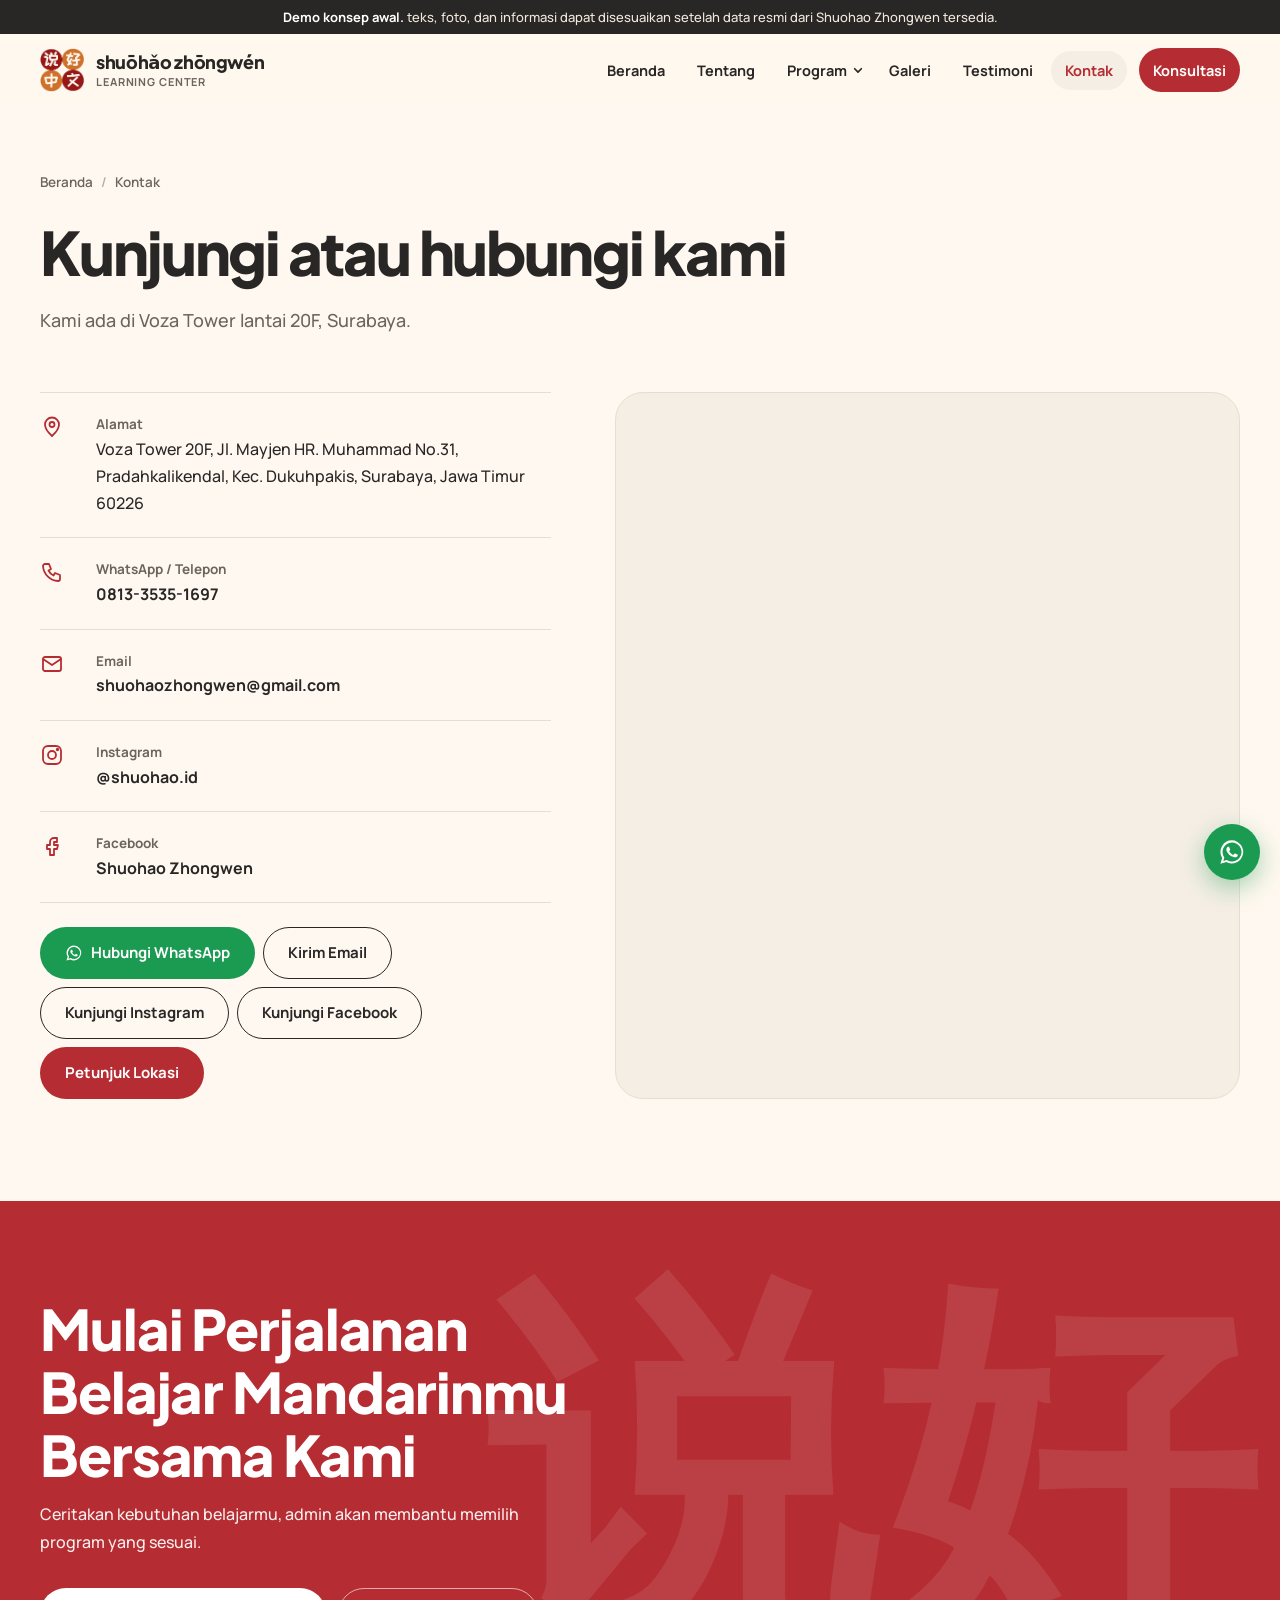
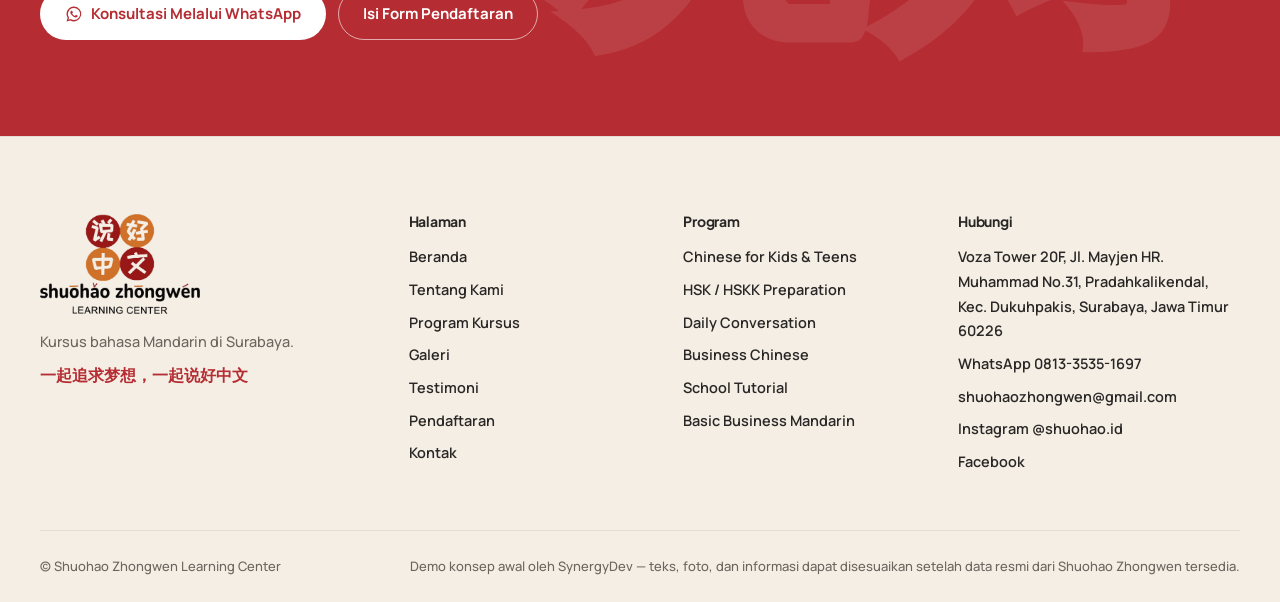
<file: kontak.html>
<!doctype html>
<html lang="id">
<head>
<meta charset="utf-8">
<meta name="viewport" content="width=device-width,initial-scale=1">
<title>Kontak &amp; Lokasi | Shuohao Zhongwen Surabaya</title>
<meta name="description" content="Hubungi Shuohao Zhongwen Learning Center di Voza Tower 20F, Jl. Mayjen HR. Muhammad, Surabaya. WhatsApp 0813-3535-1697.">
<meta name="theme-color" content="#B52D32">
<meta property="og:type" content="website"><meta property="og:locale" content="id_ID">
<meta property="og:site_name" content="Shuohao Zhongwen Learning Center">
<meta property="og:title" content="Kontak &amp; Lokasi | Shuohao Zhongwen Surabaya">
<meta property="og:description" content="Hubungi Shuohao Zhongwen Learning Center di Voza Tower 20F, Jl. Mayjen HR. Muhammad, Surabaya. WhatsApp 0813-3535-1697.">
<meta property="og:image" content="assets/img/og.jpg">
<meta name="twitter:card" content="summary_large_image">

<link rel="icon" type="image/png" href="assets/img/favicon.png">
<link rel="apple-touch-icon" href="assets/img/apple-touch-icon.png">
<link rel="stylesheet" href="assets/css/style.css">
</head>
<body>
<a class="skip" href="#main">Langsung ke konten</a>
<div class="demo-bar"><b>Demo konsep awal.</b> teks, foto, dan informasi dapat disesuaikan setelah data resmi dari Shuohao Zhongwen tersedia.</div>
<header class="site-header"><div class="wrap bar">
<a class="brand" href="index.html" aria-label="Shuohao Zhongwen Learning Center — beranda"><img src="assets/img/emblem.png" alt="" width="44" height="44"><span class="brand-t"><b>shuōhǎo zhōngwén</b><small>LEARNING CENTER</small></span></a>
<button class="burger" aria-label="Buka menu" aria-expanded="false" aria-controls="nav"><span></span></button>
<nav class="nav" id="nav" aria-label="Utama">
<a href="index.html">Beranda</a><a href="tentang.html">Tentang</a>
<div class="has-dd"><a href="program.html">Program</a><button aria-label="Buka daftar program" aria-expanded="false"><svg class="chev" viewBox="0 0 12 12" fill="none" stroke="currentColor" stroke-width="2" stroke-linecap="round" stroke-linejoin="round" aria-hidden="true"><path d="M2 4.5l4 4 4-4"/></svg></button><div class="dd"><a href="program-kids-teens.html">Chinese for Kids & Teens</a><a href="program-hsk-hskk.html">HSK / HSKK Preparation</a><a href="program-daily-conversation.html">Daily Conversation</a><a href="program-business-chinese.html">Business Chinese</a><a href="program-school-tutorial.html">School Tutorial</a><a href="program-basic-business-mandarin.html">Basic Business Mandarin</a></div></div>
<a href="galeri.html">Galeri</a><a href="testimoni.html">Testimoni</a><a href="kontak.html" aria-current="page">Kontak</a>
<a class="btn btn-red btn-sm" href="pendaftaran.html">Konsultasi</a>
</nav></div></header>
<main id="main">
<section class="phero"><div class="wrap"><ol class="crumb" aria-label="Breadcrumb"><li><a href="index.html">Beranda</a></li><li>Kontak</li></ol><h1>Kunjungi atau hubungi kami</h1><p class="lead">Kami ada di Voza Tower lantai 20F, Surabaya.</p></div></section>
<section class="sec" style="padding-top:0"><div class="wrap contact-grid">
<div><ul class="clist">
<li><svg viewBox="0 0 24 24" fill="none" stroke="currentColor" stroke-width="1.8" stroke-linecap="round" stroke-linejoin="round" aria-hidden="true"><path d="M12 21s7-6.2 7-11.5A7 7 0 0 0 5 9.5C5 14.8 12 21 12 21Z"/><circle cx="12" cy="9.5" r="2.5"/></svg><div><b>Alamat</b>Voza Tower 20F, Jl. Mayjen HR. Muhammad No.31, Pradahkalikendal, Kec. Dukuhpakis, Surabaya, Jawa Timur 60226</div></li>
<li><svg viewBox="0 0 24 24" fill="none" stroke="currentColor" stroke-width="1.8" stroke-linecap="round" stroke-linejoin="round" aria-hidden="true"><path d="M5 4h4l2 5-2.5 1.5a11 11 0 0 0 5 5L15 13l5 2v4a2 2 0 0 1-2 2A16 16 0 0 1 3 6a2 2 0 0 1 2-2Z"/></svg><div><b>WhatsApp / Telepon</b><a href="https://wa.me/6281335351697" target="_blank" rel="noopener">0813-3535-1697</a></div></li>
<li><svg viewBox="0 0 24 24" fill="none" stroke="currentColor" stroke-width="1.8" stroke-linecap="round" stroke-linejoin="round" aria-hidden="true"><rect x="3" y="5" width="18" height="14" rx="2"/><path d="m3 7 9 6 9-6"/></svg><div><b>Email</b><a href="mailto:shuohaozhongwen@gmail.com">shuohaozhongwen@gmail.com</a></div></li>
<li><svg viewBox="0 0 24 24" fill="none" stroke="currentColor" stroke-width="1.8" stroke-linecap="round" stroke-linejoin="round" aria-hidden="true"><rect x="3" y="3" width="18" height="18" rx="5"/><circle cx="12" cy="12" r="4"/><circle cx="17.5" cy="6.5" r=".8" fill="currentColor"/></svg><div><b>Instagram</b><a href="https://www.instagram.com/shuohao.id/" target="_blank" rel="noopener">@shuohao.id</a></div></li>
<li><svg viewBox="0 0 24 24" fill="none" stroke="currentColor" stroke-width="1.8" stroke-linecap="round" stroke-linejoin="round" aria-hidden="true"><path d="M14 8h3V4h-3a4 4 0 0 0-4 4v3H7v4h3v6h4v-6h3l1-4h-4V8.5c0-.3.2-.5.5-.5Z"/></svg><div><b>Facebook</b><a href="https://www.facebook.com/share/1A3za5C1KK/" target="_blank" rel="noopener">Shuohao Zhongwen</a></div></li>
</ul>
<div class="btnrow"><a class="btn btn-wa" href="https://wa.me/6281335351697?text=Halo%20Shuohao%20Zhongwen%2C%20saya%20ingin%20bertanya%20mengenai%20program%20kursus%20Mandarin." target="_blank" rel="noopener"><svg viewBox="0 0 24 24" fill="currentColor" aria-hidden="true"><path d="M12.04 2a9.9 9.9 0 0 0-8.46 15.05L2 22l5.1-1.34A9.9 9.9 0 1 0 12.04 2Zm0 18.1c-1.5 0-2.9-.4-4.1-1.1l-.3-.18-3.03.8.8-2.95-.2-.3a8.1 8.1 0 1 1 6.83 3.73Zm4.45-6.06c-.24-.12-1.44-.71-1.66-.79-.22-.08-.39-.12-.55.12-.16.24-.63.79-.77.95-.14.16-.28.18-.52.06-.24-.12-1.02-.38-1.94-1.2-.72-.64-1.2-1.43-1.34-1.67-.14-.24-.02-.37.1-.49.11-.11.24-.28.36-.42.12-.14.16-.24.24-.4.08-.16.04-.3-.02-.42-.06-.12-.55-1.32-.75-1.8-.2-.47-.4-.41-.55-.42h-.47c-.16 0-.42.06-.64.3-.22.24-.84.82-.84 2s.86 2.32.98 2.48c.12.16 1.69 2.58 4.1 3.62.57.25 1.02.4 1.37.5.58.18 1.1.16 1.51.1.46-.07 1.44-.59 1.64-1.16.2-.57.2-1.06.14-1.16-.06-.1-.22-.16-.46-.28Z"/></svg>Hubungi WhatsApp</a><a class="btn btn-line" href="mailto:shuohaozhongwen@gmail.com">Kirim Email</a><a class="btn btn-line" href="https://www.instagram.com/shuohao.id/" target="_blank" rel="noopener">Kunjungi Instagram</a><a class="btn btn-line" href="https://www.facebook.com/share/1A3za5C1KK/" target="_blank" rel="noopener">Kunjungi Facebook</a><a class="btn btn-red" href="https://maps.app.goo.gl/cQPhFH4LyLvHney18" target="_blank" rel="noopener">Petunjuk Lokasi</a></div></div>
<div class="map"><iframe title="Peta lokasi Shuohao Zhongwen di Voza Tower Surabaya" src="https://www.google.com/maps?q=Voza%20Tower%2C%20Jl.%20Mayjen%20HR.%20Muhammad%20No.31%2C%20Surabaya&output=embed" loading="lazy" referrerpolicy="no-referrer-when-downgrade" allowfullscreen></iframe></div>
</div></section>
<section class="cta"><div class="zh-bg zh" aria-hidden="true">说好</div><div class="wrap"><h2>Mulai Perjalanan Belajar Mandarinmu Bersama Kami</h2><p>Ceritakan kebutuhan belajarmu, admin akan membantu memilih program yang sesuai.</p>
<div class="hero-cta"><a class="btn btn-light" href="https://wa.me/6281335351697?text=Halo%20Shuohao%20Zhongwen%2C%20saya%20ingin%20bertanya%20mengenai%20program%20kursus%20Mandarin." target="_blank" rel="noopener"><svg viewBox="0 0 24 24" fill="currentColor" aria-hidden="true"><path d="M12.04 2a9.9 9.9 0 0 0-8.46 15.05L2 22l5.1-1.34A9.9 9.9 0 1 0 12.04 2Zm0 18.1c-1.5 0-2.9-.4-4.1-1.1l-.3-.18-3.03.8.8-2.95-.2-.3a8.1 8.1 0 1 1 6.83 3.73Zm4.45-6.06c-.24-.12-1.44-.71-1.66-.79-.22-.08-.39-.12-.55.12-.16.24-.63.79-.77.95-.14.16-.28.18-.52.06-.24-.12-1.02-.38-1.94-1.2-.72-.64-1.2-1.43-1.34-1.67-.14-.24-.02-.37.1-.49.11-.11.24-.28.36-.42.12-.14.16-.24.24-.4.08-.16.04-.3-.02-.42-.06-.12-.55-1.32-.75-1.8-.2-.47-.4-.41-.55-.42h-.47c-.16 0-.42.06-.64.3-.22.24-.84.82-.84 2s.86 2.32.98 2.48c.12.16 1.69 2.58 4.1 3.62.57.25 1.02.4 1.37.5.58.18 1.1.16 1.51.1.46-.07 1.44-.59 1.64-1.16.2-.57.2-1.06.14-1.16-.06-.1-.22-.16-.46-.28Z"/></svg>Konsultasi Melalui WhatsApp</a><a class="btn btn-ghost-w" href="pendaftaran.html">Isi Form Pendaftaran</a></div></div></section>
</main>
<footer class="foot"><div class="wrap">
<div class="foot-grid">
<div><img class="lg" src="assets/img/logo-stacked.png" alt="Shuohao Zhongwen Learning Center" width="160" height="100" loading="lazy"><p>Kursus bahasa Mandarin di Surabaya.<span class="zh zh-line">一起追求梦想，一起说好中文</span></p></div>
<div><h4>Halaman</h4><ul><li><a href="index.html">Beranda</a></li><li><a href="tentang.html">Tentang Kami</a></li><li><a href="program.html">Program Kursus</a></li><li><a href="galeri.html">Galeri</a></li><li><a href="testimoni.html">Testimoni</a></li><li><a href="pendaftaran.html">Pendaftaran</a></li><li><a href="kontak.html">Kontak</a></li></ul></div>
<div><h4>Program</h4><ul><li><a href="program-kids-teens.html">Chinese for Kids & Teens</a></li><li><a href="program-hsk-hskk.html">HSK / HSKK Preparation</a></li><li><a href="program-daily-conversation.html">Daily Conversation</a></li><li><a href="program-business-chinese.html">Business Chinese</a></li><li><a href="program-school-tutorial.html">School Tutorial</a></li><li><a href="program-basic-business-mandarin.html">Basic Business Mandarin</a></li></ul></div>
<div><h4>Hubungi</h4><ul><li>Voza Tower 20F, Jl. Mayjen HR. Muhammad No.31, Pradahkalikendal, Kec. Dukuhpakis, Surabaya, Jawa Timur 60226</li><li><a href="https://wa.me/6281335351697" target="_blank" rel="noopener">WhatsApp 0813-3535-1697</a></li><li><a href="mailto:shuohaozhongwen@gmail.com">shuohaozhongwen@gmail.com</a></li><li><a href="https://www.instagram.com/shuohao.id/" target="_blank" rel="noopener">Instagram @shuohao.id</a></li><li><a href="https://www.facebook.com/share/1A3za5C1KK/" target="_blank" rel="noopener">Facebook</a></li></ul></div>
</div>
<div class="foot-bot"><span>© Shuohao Zhongwen Learning Center</span><span>Demo konsep awal oleh SynergyDev — teks, foto, dan informasi dapat disesuaikan setelah data resmi dari Shuohao Zhongwen tersedia.</span></div>
</div></footer>
<a class="wa-fab" href="https://wa.me/6281335351697?text=Halo%20Shuohao%20Zhongwen%2C%20saya%20ingin%20bertanya%20mengenai%20program%20kursus%20Mandarin." target="_blank" rel="noopener" aria-label="Konsultasi lewat WhatsApp"><svg viewBox="0 0 24 24" fill="currentColor" aria-hidden="true"><path d="M12.04 2a9.9 9.9 0 0 0-8.46 15.05L2 22l5.1-1.34A9.9 9.9 0 1 0 12.04 2Zm0 18.1c-1.5 0-2.9-.4-4.1-1.1l-.3-.18-3.03.8.8-2.95-.2-.3a8.1 8.1 0 1 1 6.83 3.73Zm4.45-6.06c-.24-.12-1.44-.71-1.66-.79-.22-.08-.39-.12-.55.12-.16.24-.63.79-.77.95-.14.16-.28.18-.52.06-.24-.12-1.02-.38-1.94-1.2-.72-.64-1.2-1.43-1.34-1.67-.14-.24-.02-.37.1-.49.11-.11.24-.28.36-.42.12-.14.16-.24.24-.4.08-.16.04-.3-.02-.42-.06-.12-.55-1.32-.75-1.8-.2-.47-.4-.41-.55-.42h-.47c-.16 0-.42.06-.64.3-.22.24-.84.82-.84 2s.86 2.32.98 2.48c.12.16 1.69 2.58 4.1 3.62.57.25 1.02.4 1.37.5.58.18 1.1.16 1.51.1.46-.07 1.44-.59 1.64-1.16.2-.57.2-1.06.14-1.16-.06-.1-.22-.16-.46-.28Z"/></svg></a>

<script src="assets/js/config.js"></script>
<script src="assets/vendor/gsap.min.js" defer></script>
<script src="assets/vendor/ScrollTrigger.min.js" defer></script>
<script src="assets/js/app.js" defer></script>
</body></html>
</file>
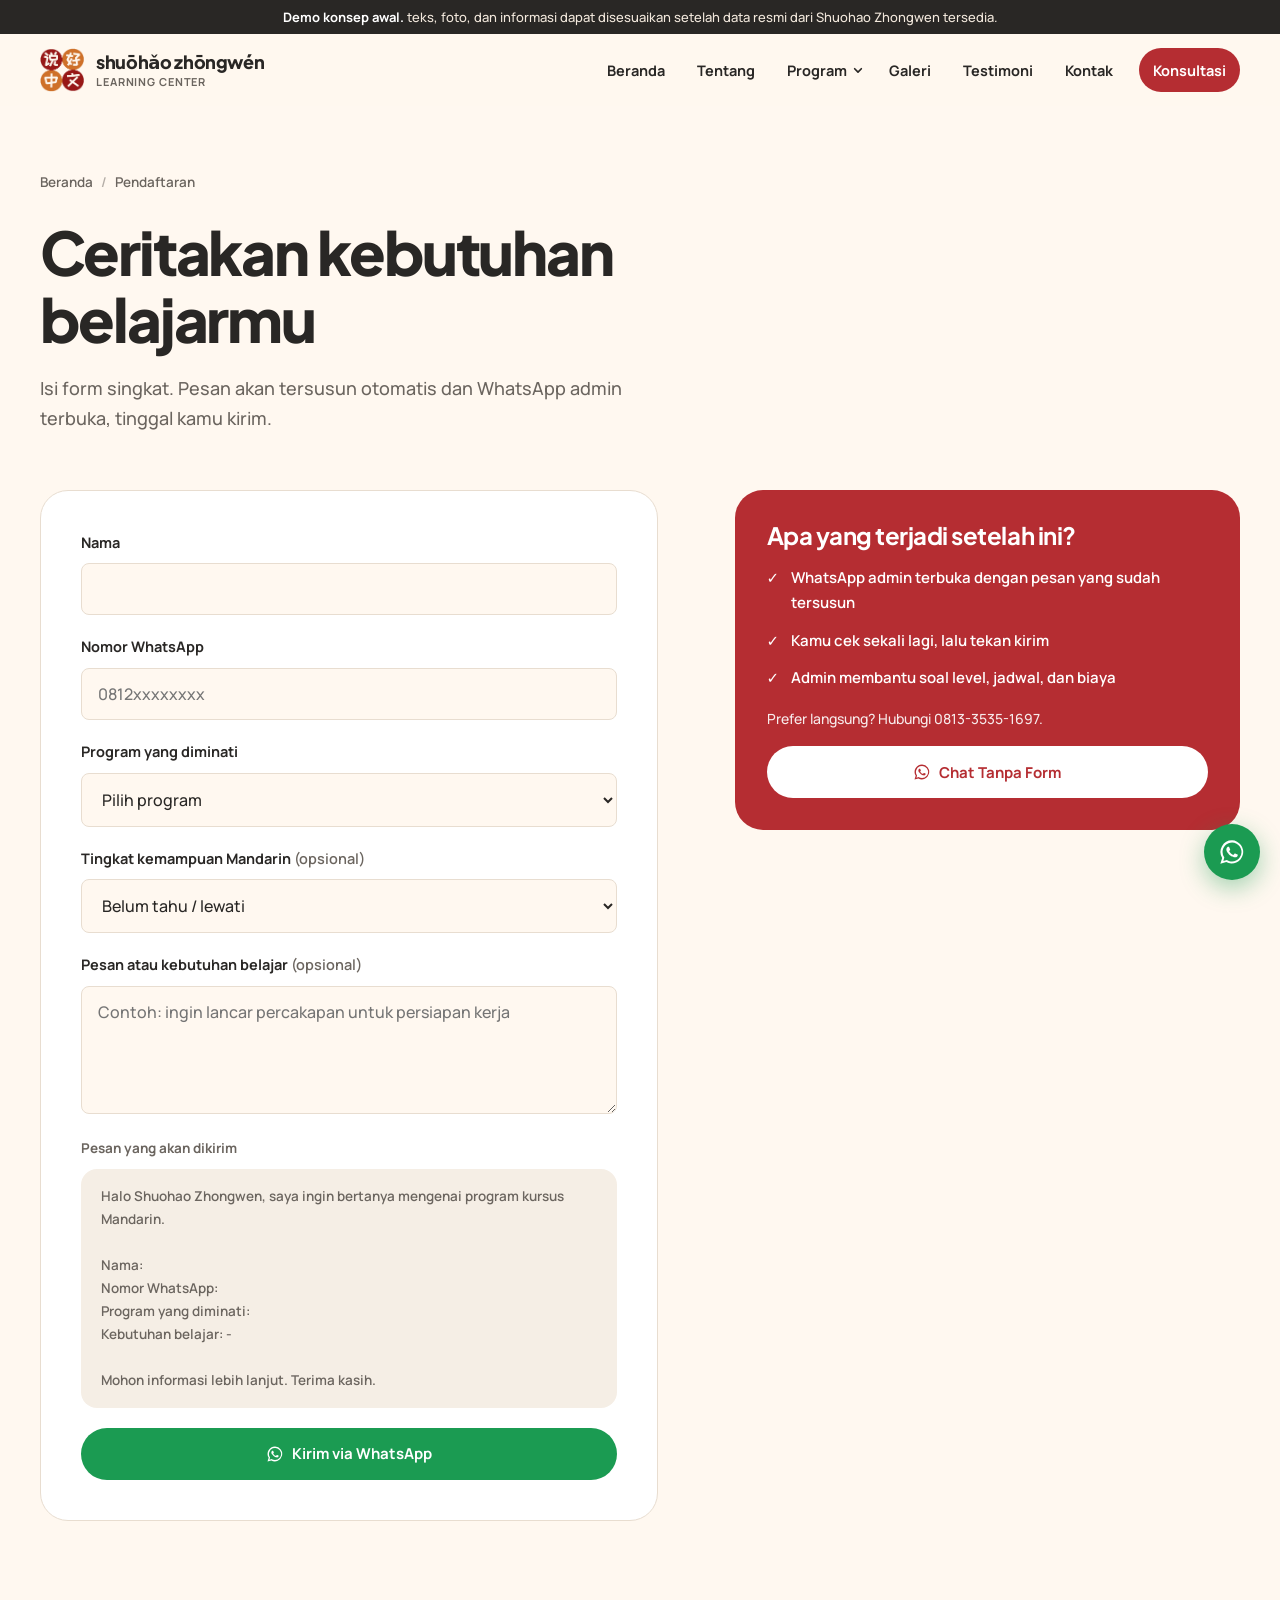
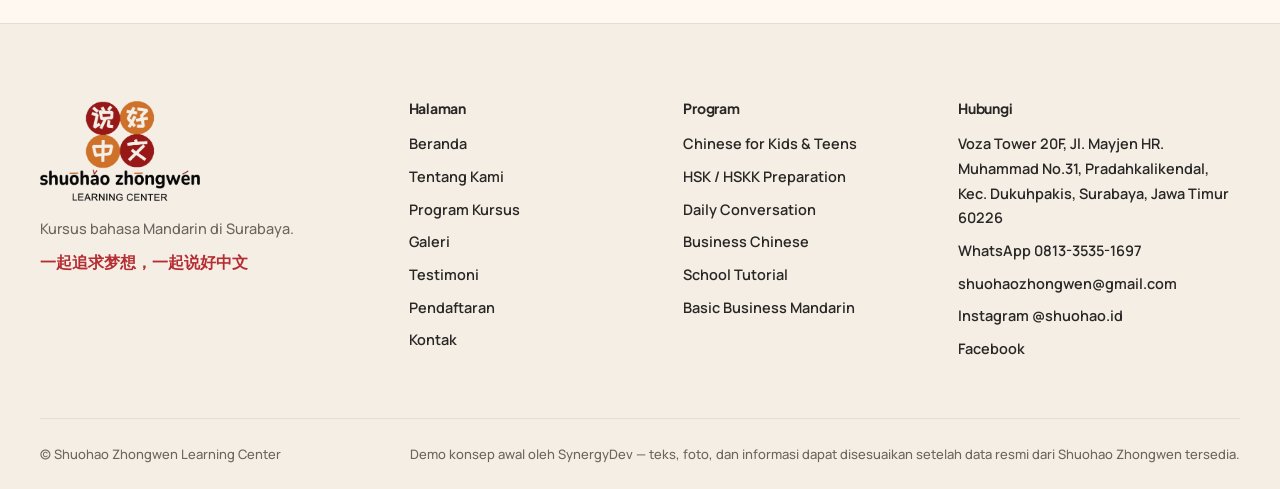
<file: pendaftaran.html>
<!doctype html>
<html lang="id">
<head>
<meta charset="utf-8">
<meta name="viewport" content="width=device-width,initial-scale=1">
<title>Pendaftaran &amp; Konsultasi | Shuohao Zhongwen Surabaya</title>
<meta name="description" content="Daftar atau konsultasi program kursus Mandarin di Shuohao Zhongwen. Form akan menyusun pesan otomatis dan membuka WhatsApp admin.">
<meta name="theme-color" content="#B52D32">
<meta property="og:type" content="website"><meta property="og:locale" content="id_ID">
<meta property="og:site_name" content="Shuohao Zhongwen Learning Center">
<meta property="og:title" content="Pendaftaran &amp; Konsultasi | Shuohao Zhongwen Surabaya">
<meta property="og:description" content="Daftar atau konsultasi program kursus Mandarin di Shuohao Zhongwen. Form akan menyusun pesan otomatis dan membuka WhatsApp admin.">
<meta property="og:image" content="assets/img/og.jpg">
<meta name="twitter:card" content="summary_large_image">

<link rel="icon" type="image/png" href="assets/img/favicon.png">
<link rel="apple-touch-icon" href="assets/img/apple-touch-icon.png">
<link rel="stylesheet" href="assets/css/style.css">
</head>
<body>
<a class="skip" href="#main">Langsung ke konten</a>
<div class="demo-bar"><b>Demo konsep awal.</b> teks, foto, dan informasi dapat disesuaikan setelah data resmi dari Shuohao Zhongwen tersedia.</div>
<header class="site-header"><div class="wrap bar">
<a class="brand" href="index.html" aria-label="Shuohao Zhongwen Learning Center — beranda"><img src="assets/img/emblem.png" alt="" width="44" height="44"><span class="brand-t"><b>shuōhǎo zhōngwén</b><small>LEARNING CENTER</small></span></a>
<button class="burger" aria-label="Buka menu" aria-expanded="false" aria-controls="nav"><span></span></button>
<nav class="nav" id="nav" aria-label="Utama">
<a href="index.html">Beranda</a><a href="tentang.html">Tentang</a>
<div class="has-dd"><a href="program.html">Program</a><button aria-label="Buka daftar program" aria-expanded="false"><svg class="chev" viewBox="0 0 12 12" fill="none" stroke="currentColor" stroke-width="2" stroke-linecap="round" stroke-linejoin="round" aria-hidden="true"><path d="M2 4.5l4 4 4-4"/></svg></button><div class="dd"><a href="program-kids-teens.html">Chinese for Kids & Teens</a><a href="program-hsk-hskk.html">HSK / HSKK Preparation</a><a href="program-daily-conversation.html">Daily Conversation</a><a href="program-business-chinese.html">Business Chinese</a><a href="program-school-tutorial.html">School Tutorial</a><a href="program-basic-business-mandarin.html">Basic Business Mandarin</a></div></div>
<a href="galeri.html">Galeri</a><a href="testimoni.html">Testimoni</a><a href="kontak.html">Kontak</a>
<a class="btn btn-red btn-sm" href="pendaftaran.html">Konsultasi</a>
</nav></div></header>
<main id="main">
<section class="phero"><div class="wrap"><ol class="crumb" aria-label="Breadcrumb"><li><a href="index.html">Beranda</a></li><li>Pendaftaran</li></ol><h1>Ceritakan kebutuhan belajarmu</h1><p class="lead">Isi form singkat. Pesan akan tersusun otomatis dan WhatsApp admin terbuka, tinggal kamu kirim.</p></div></section>
<section class="sec" style="padding-top:0"><div class="wrap formgrid">
<form class="form" id="daftar" novalidate>
<div class="fld"><label for="nama">Nama</label><input id="nama" name="nama" autocomplete="name" required><span class="err">Isi nama kamu.</span></div>
<div class="fld"><label for="wa">Nomor WhatsApp</label><input id="wa" name="wa" type="tel" inputmode="tel" autocomplete="tel" placeholder="0812xxxxxxxx" required><span class="err">Isi nomor WhatsApp yang valid.</span></div>
<div class="fld"><label for="program">Program yang diminati</label><select id="program" name="program" required><option value="">Pilih program</option><option value="Chinese for Kids & Teens">Chinese for Kids & Teens</option><option value="HSK / HSKK Preparation">HSK / HSKK Preparation</option><option value="Daily Conversation">Daily Conversation</option><option value="Business Chinese">Business Chinese</option><option value="School Tutorial">School Tutorial</option><option value="Basic Business Mandarin">Basic Business Mandarin</option><option value="Konsultasi lainnya">Konsultasi lainnya</option></select><span class="err">Pilih salah satu program.</span></div>
<div class="fld"><label for="level">Tingkat kemampuan Mandarin <i>(opsional)</i></label><select id="level" name="level"><option value="">Belum tahu / lewati</option><option>Belum pernah belajar</option><option>Pemula</option><option>Menengah</option><option>Lanjutan</option></select></div>
<div class="fld"><label for="pesan">Pesan atau kebutuhan belajar <i>(opsional)</i></label><textarea id="pesan" name="pesan" placeholder="Contoh: ingin lancar percakapan untuk persiapan kerja"></textarea></div>
<div><b style="font-size:13.5px;color:var(--mute)">Pesan yang akan dikirim</b><div class="preview" id="preview" style="margin-top:8px"></div></div>
<button class="btn btn-wa" type="submit"><svg viewBox="0 0 24 24" fill="currentColor" aria-hidden="true"><path d="M12.04 2a9.9 9.9 0 0 0-8.46 15.05L2 22l5.1-1.34A9.9 9.9 0 1 0 12.04 2Zm0 18.1c-1.5 0-2.9-.4-4.1-1.1l-.3-.18-3.03.8.8-2.95-.2-.3a8.1 8.1 0 1 1 6.83 3.73Zm4.45-6.06c-.24-.12-1.44-.71-1.66-.79-.22-.08-.39-.12-.55.12-.16.24-.63.79-.77.95-.14.16-.28.18-.52.06-.24-.12-1.02-.38-1.94-1.2-.72-.64-1.2-1.43-1.34-1.67-.14-.24-.02-.37.1-.49.11-.11.24-.28.36-.42.12-.14.16-.24.24-.4.08-.16.04-.3-.02-.42-.06-.12-.55-1.32-.75-1.8-.2-.47-.4-.41-.55-.42h-.47c-.16 0-.42.06-.64.3-.22.24-.84.82-.84 2s.86 2.32.98 2.48c.12.16 1.69 2.58 4.1 3.62.57.25 1.02.4 1.37.5.58.18 1.1.16 1.51.1.46-.07 1.44-.59 1.64-1.16.2-.57.2-1.06.14-1.16-.06-.1-.22-.16-.46-.28Z"/></svg>Kirim via WhatsApp</button>
</form>
<aside class="aside-card"><h3>Apa yang terjadi setelah ini?</h3><ul><li>WhatsApp admin terbuka dengan pesan yang sudah tersusun</li><li>Kamu cek sekali lagi, lalu tekan kirim</li><li>Admin membantu soal level, jadwal, dan biaya</li></ul><p style="opacity:.9;font-size:14px">Prefer langsung? Hubungi 0813-3535-1697.</p><a class="btn btn-light" href="https://wa.me/6281335351697?text=Halo%20Shuohao%20Zhongwen%2C%20saya%20ingin%20bertanya%20mengenai%20program%20kursus%20Mandarin." target="_blank" rel="noopener"><svg viewBox="0 0 24 24" fill="currentColor" aria-hidden="true"><path d="M12.04 2a9.9 9.9 0 0 0-8.46 15.05L2 22l5.1-1.34A9.9 9.9 0 1 0 12.04 2Zm0 18.1c-1.5 0-2.9-.4-4.1-1.1l-.3-.18-3.03.8.8-2.95-.2-.3a8.1 8.1 0 1 1 6.83 3.73Zm4.45-6.06c-.24-.12-1.44-.71-1.66-.79-.22-.08-.39-.12-.55.12-.16.24-.63.79-.77.95-.14.16-.28.18-.52.06-.24-.12-1.02-.38-1.94-1.2-.72-.64-1.2-1.43-1.34-1.67-.14-.24-.02-.37.1-.49.11-.11.24-.28.36-.42.12-.14.16-.24.24-.4.08-.16.04-.3-.02-.42-.06-.12-.55-1.32-.75-1.8-.2-.47-.4-.41-.55-.42h-.47c-.16 0-.42.06-.64.3-.22.24-.84.82-.84 2s.86 2.32.98 2.48c.12.16 1.69 2.58 4.1 3.62.57.25 1.02.4 1.37.5.58.18 1.1.16 1.51.1.46-.07 1.44-.59 1.64-1.16.2-.57.2-1.06.14-1.16-.06-.1-.22-.16-.46-.28Z"/></svg>Chat Tanpa Form</a></aside>
</div></section>
</main>
<footer class="foot"><div class="wrap">
<div class="foot-grid">
<div><img class="lg" src="assets/img/logo-stacked.png" alt="Shuohao Zhongwen Learning Center" width="160" height="100" loading="lazy"><p>Kursus bahasa Mandarin di Surabaya.<span class="zh zh-line">一起追求梦想，一起说好中文</span></p></div>
<div><h4>Halaman</h4><ul><li><a href="index.html">Beranda</a></li><li><a href="tentang.html">Tentang Kami</a></li><li><a href="program.html">Program Kursus</a></li><li><a href="galeri.html">Galeri</a></li><li><a href="testimoni.html">Testimoni</a></li><li><a href="pendaftaran.html">Pendaftaran</a></li><li><a href="kontak.html">Kontak</a></li></ul></div>
<div><h4>Program</h4><ul><li><a href="program-kids-teens.html">Chinese for Kids & Teens</a></li><li><a href="program-hsk-hskk.html">HSK / HSKK Preparation</a></li><li><a href="program-daily-conversation.html">Daily Conversation</a></li><li><a href="program-business-chinese.html">Business Chinese</a></li><li><a href="program-school-tutorial.html">School Tutorial</a></li><li><a href="program-basic-business-mandarin.html">Basic Business Mandarin</a></li></ul></div>
<div><h4>Hubungi</h4><ul><li>Voza Tower 20F, Jl. Mayjen HR. Muhammad No.31, Pradahkalikendal, Kec. Dukuhpakis, Surabaya, Jawa Timur 60226</li><li><a href="https://wa.me/6281335351697" target="_blank" rel="noopener">WhatsApp 0813-3535-1697</a></li><li><a href="mailto:shuohaozhongwen@gmail.com">shuohaozhongwen@gmail.com</a></li><li><a href="https://www.instagram.com/shuohao.id/" target="_blank" rel="noopener">Instagram @shuohao.id</a></li><li><a href="https://www.facebook.com/share/1A3za5C1KK/" target="_blank" rel="noopener">Facebook</a></li></ul></div>
</div>
<div class="foot-bot"><span>© Shuohao Zhongwen Learning Center</span><span>Demo konsep awal oleh SynergyDev — teks, foto, dan informasi dapat disesuaikan setelah data resmi dari Shuohao Zhongwen tersedia.</span></div>
</div></footer>
<a class="wa-fab" href="https://wa.me/6281335351697?text=Halo%20Shuohao%20Zhongwen%2C%20saya%20ingin%20bertanya%20mengenai%20program%20kursus%20Mandarin." target="_blank" rel="noopener" aria-label="Konsultasi lewat WhatsApp"><svg viewBox="0 0 24 24" fill="currentColor" aria-hidden="true"><path d="M12.04 2a9.9 9.9 0 0 0-8.46 15.05L2 22l5.1-1.34A9.9 9.9 0 1 0 12.04 2Zm0 18.1c-1.5 0-2.9-.4-4.1-1.1l-.3-.18-3.03.8.8-2.95-.2-.3a8.1 8.1 0 1 1 6.83 3.73Zm4.45-6.06c-.24-.12-1.44-.71-1.66-.79-.22-.08-.39-.12-.55.12-.16.24-.63.79-.77.95-.14.16-.28.18-.52.06-.24-.12-1.02-.38-1.94-1.2-.72-.64-1.2-1.43-1.34-1.67-.14-.24-.02-.37.1-.49.11-.11.24-.28.36-.42.12-.14.16-.24.24-.4.08-.16.04-.3-.02-.42-.06-.12-.55-1.32-.75-1.8-.2-.47-.4-.41-.55-.42h-.47c-.16 0-.42.06-.64.3-.22.24-.84.82-.84 2s.86 2.32.98 2.48c.12.16 1.69 2.58 4.1 3.62.57.25 1.02.4 1.37.5.58.18 1.1.16 1.51.1.46-.07 1.44-.59 1.64-1.16.2-.57.2-1.06.14-1.16-.06-.1-.22-.16-.46-.28Z"/></svg></a>

<script src="assets/js/config.js"></script>
<script src="assets/vendor/gsap.min.js" defer></script>
<script src="assets/vendor/ScrollTrigger.min.js" defer></script>
<script src="assets/js/app.js" defer></script>
</body></html>
</file>
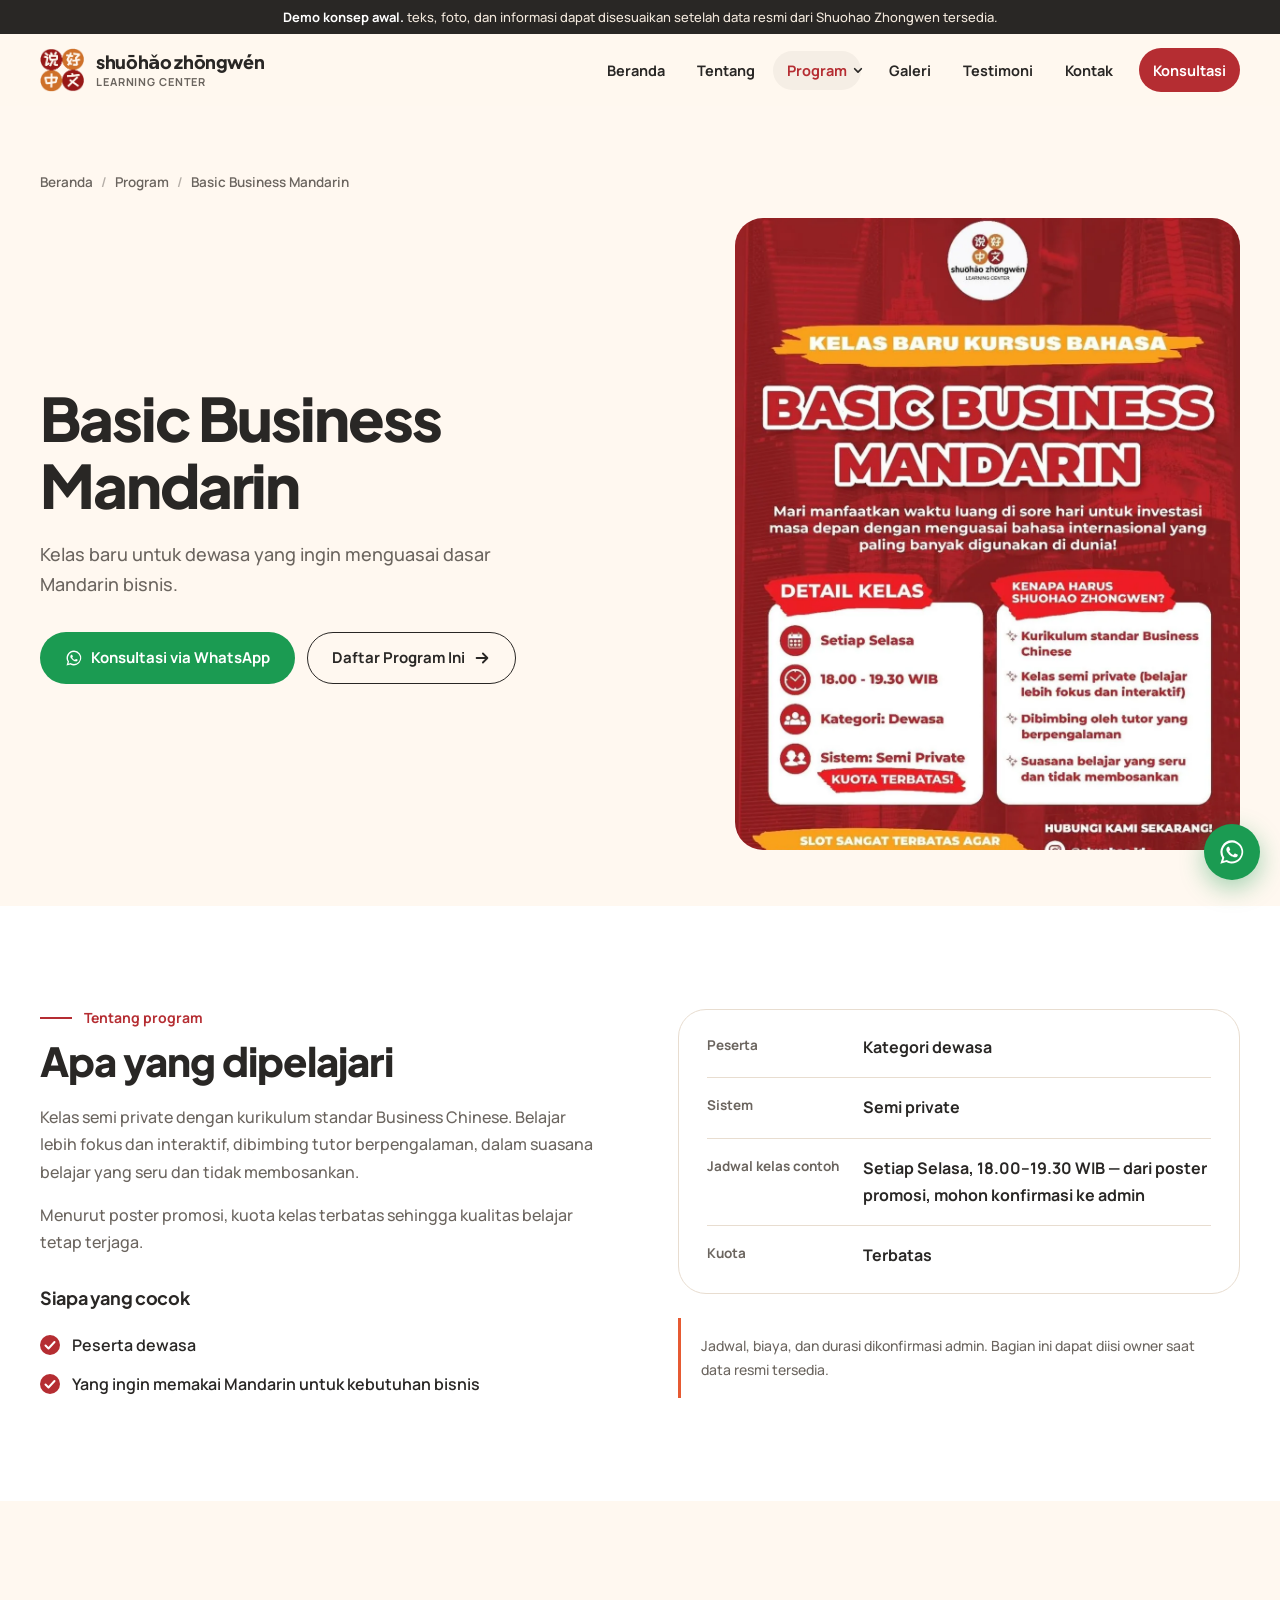
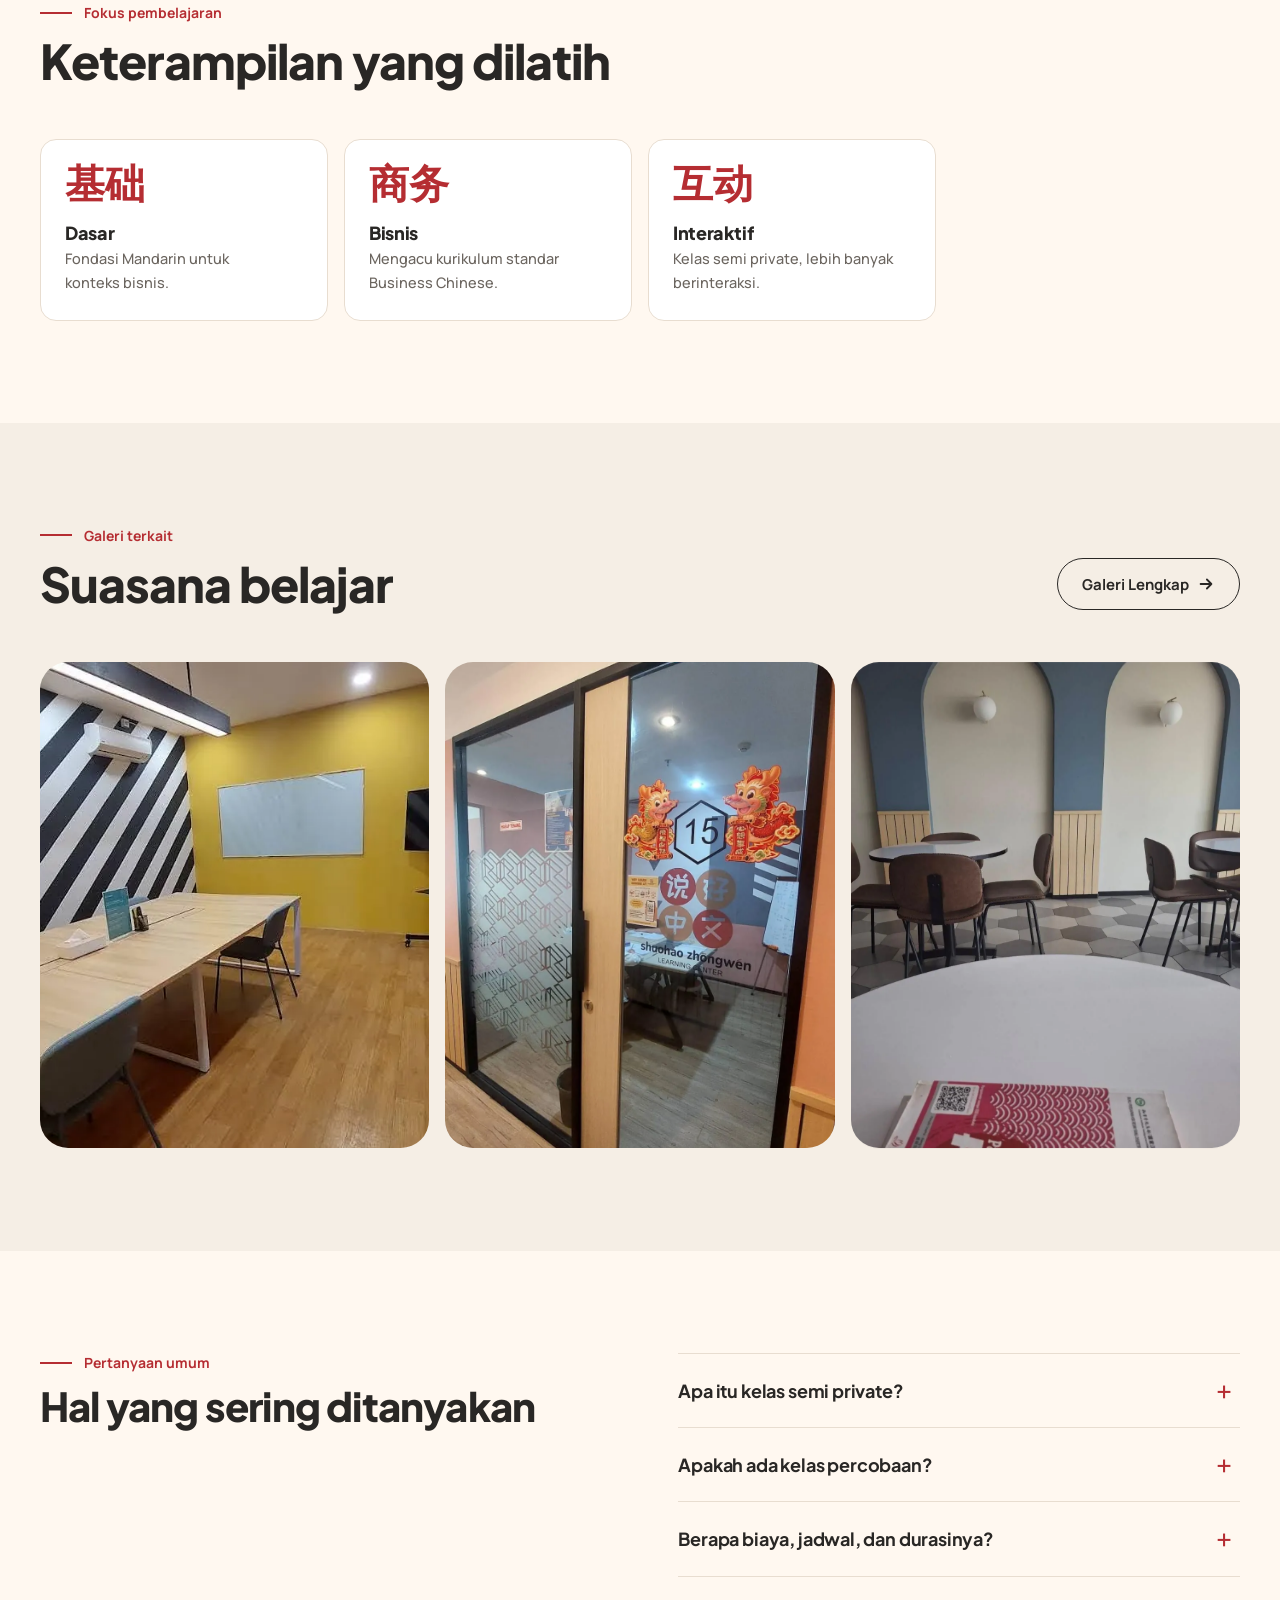
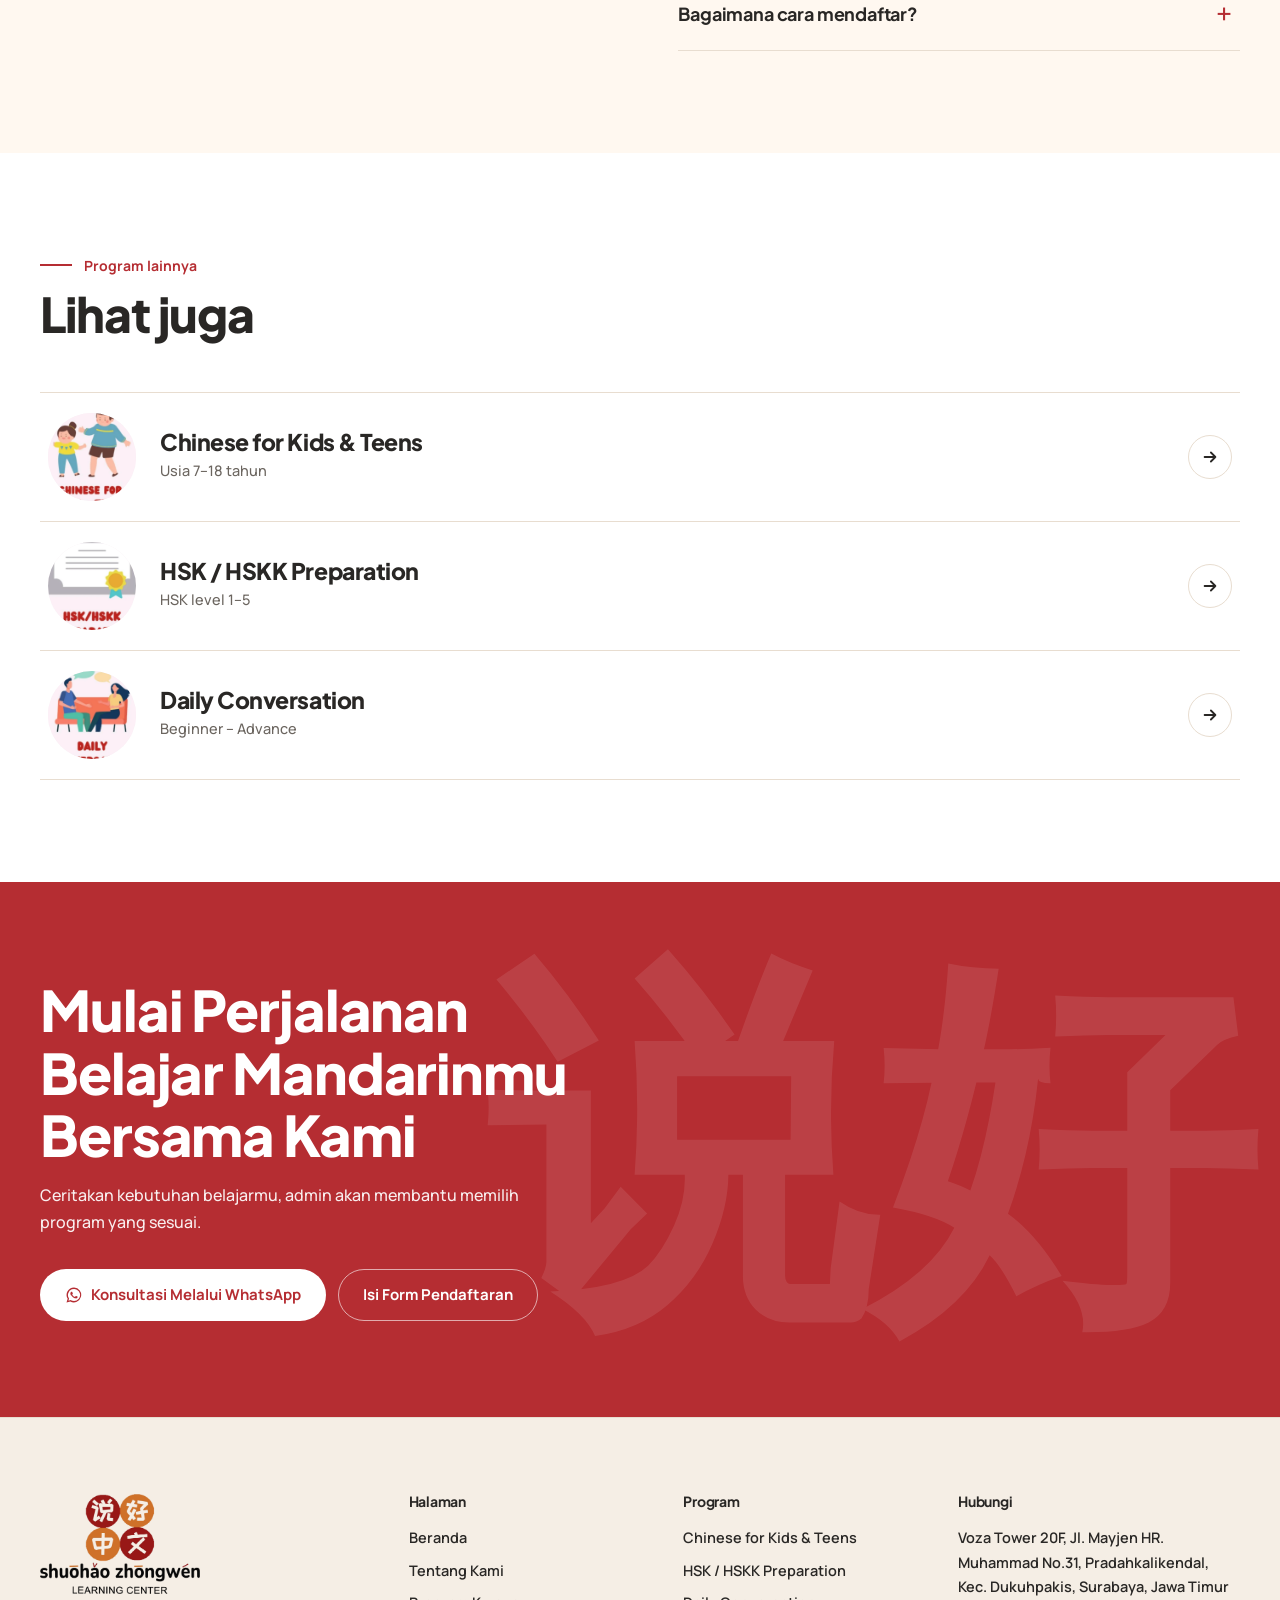
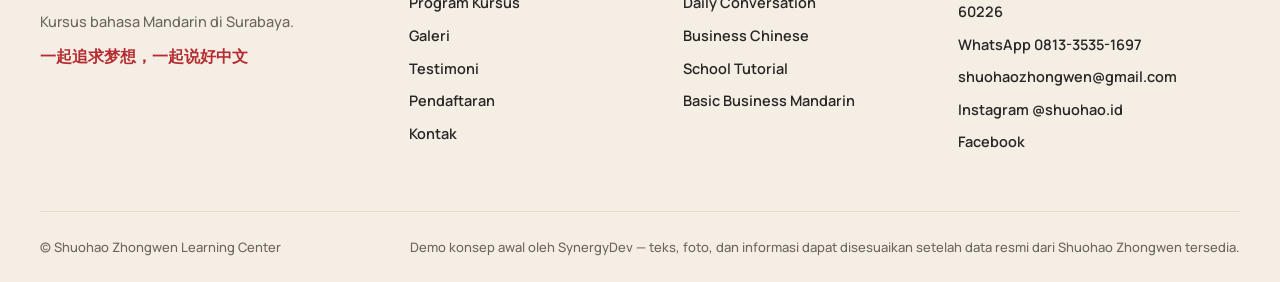
<file: program-basic-business-mandarin.html>
<!doctype html>
<html lang="id">
<head>
<meta charset="utf-8">
<meta name="viewport" content="width=device-width,initial-scale=1">
<title>Basic Business Mandarin | Shuohao Zhongwen Surabaya</title>
<meta name="description" content="Basic Business Mandarin di Shuohao Zhongwen Surabaya. Kelas baru untuk dewasa yang ingin menguasai dasar Mandarin bisnis. Konsultasikan level, jadwal, dan biaya melalui WhatsApp.">
<meta name="theme-color" content="#B52D32">
<meta property="og:type" content="website"><meta property="og:locale" content="id_ID">
<meta property="og:site_name" content="Shuohao Zhongwen Learning Center">
<meta property="og:title" content="Basic Business Mandarin | Shuohao Zhongwen Surabaya">
<meta property="og:description" content="Basic Business Mandarin di Shuohao Zhongwen Surabaya. Kelas baru untuk dewasa yang ingin menguasai dasar Mandarin bisnis. Konsultasikan level, jadwal, dan biaya melalui WhatsApp.">
<meta property="og:image" content="assets/img/og.jpg">
<meta name="twitter:card" content="summary_large_image">

<link rel="icon" type="image/png" href="assets/img/favicon.png">
<link rel="apple-touch-icon" href="assets/img/apple-touch-icon.png">
<link rel="stylesheet" href="assets/css/style.css">
</head>
<body>
<a class="skip" href="#main">Langsung ke konten</a>
<div class="demo-bar"><b>Demo konsep awal.</b> teks, foto, dan informasi dapat disesuaikan setelah data resmi dari Shuohao Zhongwen tersedia.</div>
<header class="site-header"><div class="wrap bar">
<a class="brand" href="index.html" aria-label="Shuohao Zhongwen Learning Center — beranda"><img src="assets/img/emblem.png" alt="" width="44" height="44"><span class="brand-t"><b>shuōhǎo zhōngwén</b><small>LEARNING CENTER</small></span></a>
<button class="burger" aria-label="Buka menu" aria-expanded="false" aria-controls="nav"><span></span></button>
<nav class="nav" id="nav" aria-label="Utama">
<a href="index.html">Beranda</a><a href="tentang.html">Tentang</a>
<div class="has-dd"><a href="program.html" aria-current="page">Program</a><button aria-label="Buka daftar program" aria-expanded="false"><svg class="chev" viewBox="0 0 12 12" fill="none" stroke="currentColor" stroke-width="2" stroke-linecap="round" stroke-linejoin="round" aria-hidden="true"><path d="M2 4.5l4 4 4-4"/></svg></button><div class="dd"><a href="program-kids-teens.html">Chinese for Kids & Teens</a><a href="program-hsk-hskk.html">HSK / HSKK Preparation</a><a href="program-daily-conversation.html">Daily Conversation</a><a href="program-business-chinese.html">Business Chinese</a><a href="program-school-tutorial.html">School Tutorial</a><a href="program-basic-business-mandarin.html">Basic Business Mandarin</a></div></div>
<a href="galeri.html">Galeri</a><a href="testimoni.html">Testimoni</a><a href="kontak.html">Kontak</a>
<a class="btn btn-red btn-sm" href="pendaftaran.html">Konsultasi</a>
</nav></div></header>
<main id="main">

<section class="phero"><div class="wrap">
<ol class="crumb" aria-label="Breadcrumb"><li><a href="index.html">Beranda</a></li><li><a href="program.html">Program</a></li><li>Basic Business Mandarin</li></ol>
<div class="dhero" data-hero><div><h1 style="font-size:clamp(34px,5vw,60px);font-weight:800;letter-spacing:-.035em">Basic Business Mandarin</h1><p class="lead" style="margin-top:20px;color:var(--mute);font-size:18px;max-width:46ch">Kelas baru untuk dewasa yang ingin menguasai dasar Mandarin bisnis.</p>
<div class="hero-cta"><a class="btn btn-wa" href="https://wa.me/6281335351697?text=Halo%20Shuohao%20Zhongwen%2C%20saya%20ingin%20bertanya%20mengenai%20program%20Basic%20Business%20Mandarin." target="_blank" rel="noopener"><svg viewBox="0 0 24 24" fill="currentColor" aria-hidden="true"><path d="M12.04 2a9.9 9.9 0 0 0-8.46 15.05L2 22l5.1-1.34A9.9 9.9 0 1 0 12.04 2Zm0 18.1c-1.5 0-2.9-.4-4.1-1.1l-.3-.18-3.03.8.8-2.95-.2-.3a8.1 8.1 0 1 1 6.83 3.73Zm4.45-6.06c-.24-.12-1.44-.71-1.66-.79-.22-.08-.39-.12-.55.12-.16.24-.63.79-.77.95-.14.16-.28.18-.52.06-.24-.12-1.02-.38-1.94-1.2-.72-.64-1.2-1.43-1.34-1.67-.14-.24-.02-.37.1-.49.11-.11.24-.28.36-.42.12-.14.16-.24.24-.4.08-.16.04-.3-.02-.42-.06-.12-.55-1.32-.75-1.8-.2-.47-.4-.41-.55-.42h-.47c-.16 0-.42.06-.64.3-.22.24-.84.82-.84 2s.86 2.32.98 2.48c.12.16 1.69 2.58 4.1 3.62.57.25 1.02.4 1.37.5.58.18 1.1.16 1.51.1.46-.07 1.44-.59 1.64-1.16.2-.57.2-1.06.14-1.16-.06-.1-.22-.16-.46-.28Z"/></svg>Konsultasi via WhatsApp</a><a class="btn btn-line" href="pendaftaran.html?program=Basic%20Business%20Mandarin">Daftar Program Ini<svg width="18" height="18" viewBox="0 0 20 20" fill="none" stroke="currentColor" stroke-width="2" stroke-linecap="round" stroke-linejoin="round" aria-hidden="true"><path d="M4 10h12M11 5l5 5-5 5"/></svg></a></div></div>
<div class="vis poster"><img src="assets/img/poster-business-mandarin.webp" alt="Basic Business Mandarin" width="1080" height="1430"></div></div></div></section>

<section class="sec sec-white"><div class="wrap split">
<div class="txt"><div class="kicker">Tentang program</div><h2>Apa yang dipelajari</h2><p>Kelas semi private dengan kurikulum standar Business Chinese. Belajar lebih fokus dan interaktif, dibimbing tutor berpengalaman, dalam suasana belajar yang seru dan tidak membosankan.</p><p>Menurut poster promosi, kuota kelas terbatas sehingga kualitas belajar tetap terjaga.</p>
<h3 style="font-size:18px;margin-top:32px">Siapa yang cocok</h3><ul class="checks"><li>Peserta dewasa</li><li>Yang ingin memakai Mandarin untuk kebutuhan bisnis</li></ul></div>
<div><div class="infobox"><dl><div class='row'><dt>Peserta</dt><dd>Kategori dewasa</dd></div><div class='row'><dt>Sistem</dt><dd>Semi private</dd></div><div class='row'><dt>Jadwal kelas contoh</dt><dd>Setiap Selasa, 18.00–19.30 WIB — dari poster promosi, mohon konfirmasi ke admin</dd></div><div class='row'><dt>Kuota</dt><dd>Terbatas</dd></div></dl></div><div class="note">Jadwal, biaya, dan durasi dikonfirmasi admin. Bagian ini dapat diisi owner saat data resmi tersedia.</div></div>
</div></section>

<section class="sec"><div class="wrap"><div class="sec-head"><div><div class="kicker">Fokus pembelajaran</div><h2>Keterampilan yang dilatih</h2></div></div><div class="focus" data-stagger><div><span class="zh" aria-hidden="true">基础</span><h3>Dasar</h3><p>Fondasi Mandarin untuk konteks bisnis.</p></div><div><span class="zh" aria-hidden="true">商务</span><h3>Bisnis</h3><p>Mengacu kurikulum standar Business Chinese.</p></div><div><span class="zh" aria-hidden="true">互动</span><h3>Interaktif</h3><p>Kelas semi private, lebih banyak berinteraksi.</p></div></div></div></section>

<section class="sec sec-beige"><div class="wrap"><div class="sec-head"><div><div class="kicker">Galeri terkait</div><h2>Suasana belajar</h2></div><a class="btn btn-line" href="galeri.html">Galeri Lengkap<svg width="18" height="18" viewBox="0 0 20 20" fill="none" stroke="currentColor" stroke-width="2" stroke-linecap="round" stroke-linejoin="round" aria-hidden="true"><path d="M4 10h12M11 5l5 5-5 5"/></svg></a></div><div class="mini" data-stagger><figure class="fig"><img src="assets/img/ruang-meeting.webp" alt="Dokumentasi Shuohao Zhongwen" width="1080" height="606" loading=lazy decoding=async></figure><figure class="fig"><img src="assets/img/ruang-pintu-kaca.webp" alt="Dokumentasi Shuohao Zhongwen" width="914" height="1600" loading=lazy decoding=async></figure><figure class="fig"><img src="assets/img/ruang-kafe.webp" alt="Dokumentasi Shuohao Zhongwen" width="1080" height="1433" loading=lazy decoding=async></figure></div></div></section>

<section class="sec"><div class="wrap split" style="align-items:start"><div class="txt"><div class="kicker">Pertanyaan umum</div><h2>Hal yang sering ditanyakan</h2></div><div class="faq"><details><summary>Apa itu kelas semi private?</summary><p>Menurut poster promosi, kelas semi private membuat belajar lebih fokus dan interaktif. Jumlah peserta per kelas dikonfirmasi admin.</p></details><details><summary>Apakah ada kelas percobaan?</summary><p>Profil Google Bisnis menyebut free trial class. Ketersediaannya dapat ditanyakan ke admin.</p></details><details><summary>Berapa biaya, jadwal, dan durasinya?</summary><p>Dikonfirmasi admin sesuai level dan jenis kelas. Informasi ini belum dicantumkan di demo.</p></details><details><summary>Bagaimana cara mendaftar?</summary><p>Klik tombol konsultasi atau isi form pendaftaran. Pesan ke WhatsApp admin akan tersusun otomatis.</p></details></div></div></section>

<section class="sec sec-white"><div class="wrap"><div class="sec-head"><div><div class="kicker">Program lainnya</div><h2>Lihat juga</h2></div></div><ul class="plist"><li><a href="program-kids-teens.html"><span class="th"><img src="assets/img/ill-kids.webp" alt="Chinese for Kids &amp; Teens" width="1200" height="800" loading=lazy decoding=async></span><span><h3>Chinese for Kids & Teens</h3><p>Usia 7–18 tahun</p></span><span class="arrow"><svg width="18" height="18" viewBox="0 0 20 20" fill="none" stroke="currentColor" stroke-width="2" stroke-linecap="round" stroke-linejoin="round" aria-hidden="true"><path d="M4 10h12M11 5l5 5-5 5"/></svg></span></a></li><li><a href="program-hsk-hskk.html"><span class="th"><img src="assets/img/ill-hsk.webp" alt="HSK / HSKK Preparation" width="1200" height="800" loading=lazy decoding=async></span><span><h3>HSK / HSKK Preparation</h3><p>HSK level 1–5</p></span><span class="arrow"><svg width="18" height="18" viewBox="0 0 20 20" fill="none" stroke="currentColor" stroke-width="2" stroke-linecap="round" stroke-linejoin="round" aria-hidden="true"><path d="M4 10h12M11 5l5 5-5 5"/></svg></span></a></li><li><a href="program-daily-conversation.html"><span class="th"><img src="assets/img/ill-daily.webp" alt="Daily Conversation" width="1200" height="800" loading=lazy decoding=async></span><span><h3>Daily Conversation</h3><p>Beginner – Advance</p></span><span class="arrow"><svg width="18" height="18" viewBox="0 0 20 20" fill="none" stroke="currentColor" stroke-width="2" stroke-linecap="round" stroke-linejoin="round" aria-hidden="true"><path d="M4 10h12M11 5l5 5-5 5"/></svg></span></a></li></ul></div></section>
<section class="cta"><div class="zh-bg zh" aria-hidden="true">说好</div><div class="wrap"><h2>Mulai Perjalanan Belajar Mandarinmu Bersama Kami</h2><p>Ceritakan kebutuhan belajarmu, admin akan membantu memilih program yang sesuai.</p>
<div class="hero-cta"><a class="btn btn-light" href="https://wa.me/6281335351697?text=Halo%20Shuohao%20Zhongwen%2C%20saya%20ingin%20bertanya%20mengenai%20program%20kursus%20Mandarin." target="_blank" rel="noopener"><svg viewBox="0 0 24 24" fill="currentColor" aria-hidden="true"><path d="M12.04 2a9.9 9.9 0 0 0-8.46 15.05L2 22l5.1-1.34A9.9 9.9 0 1 0 12.04 2Zm0 18.1c-1.5 0-2.9-.4-4.1-1.1l-.3-.18-3.03.8.8-2.95-.2-.3a8.1 8.1 0 1 1 6.83 3.73Zm4.45-6.06c-.24-.12-1.44-.71-1.66-.79-.22-.08-.39-.12-.55.12-.16.24-.63.79-.77.95-.14.16-.28.18-.52.06-.24-.12-1.02-.38-1.94-1.2-.72-.64-1.2-1.43-1.34-1.67-.14-.24-.02-.37.1-.49.11-.11.24-.28.36-.42.12-.14.16-.24.24-.4.08-.16.04-.3-.02-.42-.06-.12-.55-1.32-.75-1.8-.2-.47-.4-.41-.55-.42h-.47c-.16 0-.42.06-.64.3-.22.24-.84.82-.84 2s.86 2.32.98 2.48c.12.16 1.69 2.58 4.1 3.62.57.25 1.02.4 1.37.5.58.18 1.1.16 1.51.1.46-.07 1.44-.59 1.64-1.16.2-.57.2-1.06.14-1.16-.06-.1-.22-.16-.46-.28Z"/></svg>Konsultasi Melalui WhatsApp</a><a class="btn btn-ghost-w" href="pendaftaran.html">Isi Form Pendaftaran</a></div></div></section>
</main>
<footer class="foot"><div class="wrap">
<div class="foot-grid">
<div><img class="lg" src="assets/img/logo-stacked.png" alt="Shuohao Zhongwen Learning Center" width="160" height="100" loading="lazy"><p>Kursus bahasa Mandarin di Surabaya.<span class="zh zh-line">一起追求梦想，一起说好中文</span></p></div>
<div><h4>Halaman</h4><ul><li><a href="index.html">Beranda</a></li><li><a href="tentang.html">Tentang Kami</a></li><li><a href="program.html">Program Kursus</a></li><li><a href="galeri.html">Galeri</a></li><li><a href="testimoni.html">Testimoni</a></li><li><a href="pendaftaran.html">Pendaftaran</a></li><li><a href="kontak.html">Kontak</a></li></ul></div>
<div><h4>Program</h4><ul><li><a href="program-kids-teens.html">Chinese for Kids & Teens</a></li><li><a href="program-hsk-hskk.html">HSK / HSKK Preparation</a></li><li><a href="program-daily-conversation.html">Daily Conversation</a></li><li><a href="program-business-chinese.html">Business Chinese</a></li><li><a href="program-school-tutorial.html">School Tutorial</a></li><li><a href="program-basic-business-mandarin.html">Basic Business Mandarin</a></li></ul></div>
<div><h4>Hubungi</h4><ul><li>Voza Tower 20F, Jl. Mayjen HR. Muhammad No.31, Pradahkalikendal, Kec. Dukuhpakis, Surabaya, Jawa Timur 60226</li><li><a href="https://wa.me/6281335351697" target="_blank" rel="noopener">WhatsApp 0813-3535-1697</a></li><li><a href="mailto:shuohaozhongwen@gmail.com">shuohaozhongwen@gmail.com</a></li><li><a href="https://www.instagram.com/shuohao.id/" target="_blank" rel="noopener">Instagram @shuohao.id</a></li><li><a href="https://www.facebook.com/share/1A3za5C1KK/" target="_blank" rel="noopener">Facebook</a></li></ul></div>
</div>
<div class="foot-bot"><span>© Shuohao Zhongwen Learning Center</span><span>Demo konsep awal oleh SynergyDev — teks, foto, dan informasi dapat disesuaikan setelah data resmi dari Shuohao Zhongwen tersedia.</span></div>
</div></footer>
<a class="wa-fab" href="https://wa.me/6281335351697?text=Halo%20Shuohao%20Zhongwen%2C%20saya%20ingin%20bertanya%20mengenai%20program%20kursus%20Mandarin." target="_blank" rel="noopener" aria-label="Konsultasi lewat WhatsApp"><svg viewBox="0 0 24 24" fill="currentColor" aria-hidden="true"><path d="M12.04 2a9.9 9.9 0 0 0-8.46 15.05L2 22l5.1-1.34A9.9 9.9 0 1 0 12.04 2Zm0 18.1c-1.5 0-2.9-.4-4.1-1.1l-.3-.18-3.03.8.8-2.95-.2-.3a8.1 8.1 0 1 1 6.83 3.73Zm4.45-6.06c-.24-.12-1.44-.71-1.66-.79-.22-.08-.39-.12-.55.12-.16.24-.63.79-.77.95-.14.16-.28.18-.52.06-.24-.12-1.02-.38-1.94-1.2-.72-.64-1.2-1.43-1.34-1.67-.14-.24-.02-.37.1-.49.11-.11.24-.28.36-.42.12-.14.16-.24.24-.4.08-.16.04-.3-.02-.42-.06-.12-.55-1.32-.75-1.8-.2-.47-.4-.41-.55-.42h-.47c-.16 0-.42.06-.64.3-.22.24-.84.82-.84 2s.86 2.32.98 2.48c.12.16 1.69 2.58 4.1 3.62.57.25 1.02.4 1.37.5.58.18 1.1.16 1.51.1.46-.07 1.44-.59 1.64-1.16.2-.57.2-1.06.14-1.16-.06-.1-.22-.16-.46-.28Z"/></svg></a>

<script src="assets/js/config.js"></script>
<script src="assets/vendor/gsap.min.js" defer></script>
<script src="assets/vendor/ScrollTrigger.min.js" defer></script>
<script src="assets/js/app.js" defer></script>
</body></html>
</file>
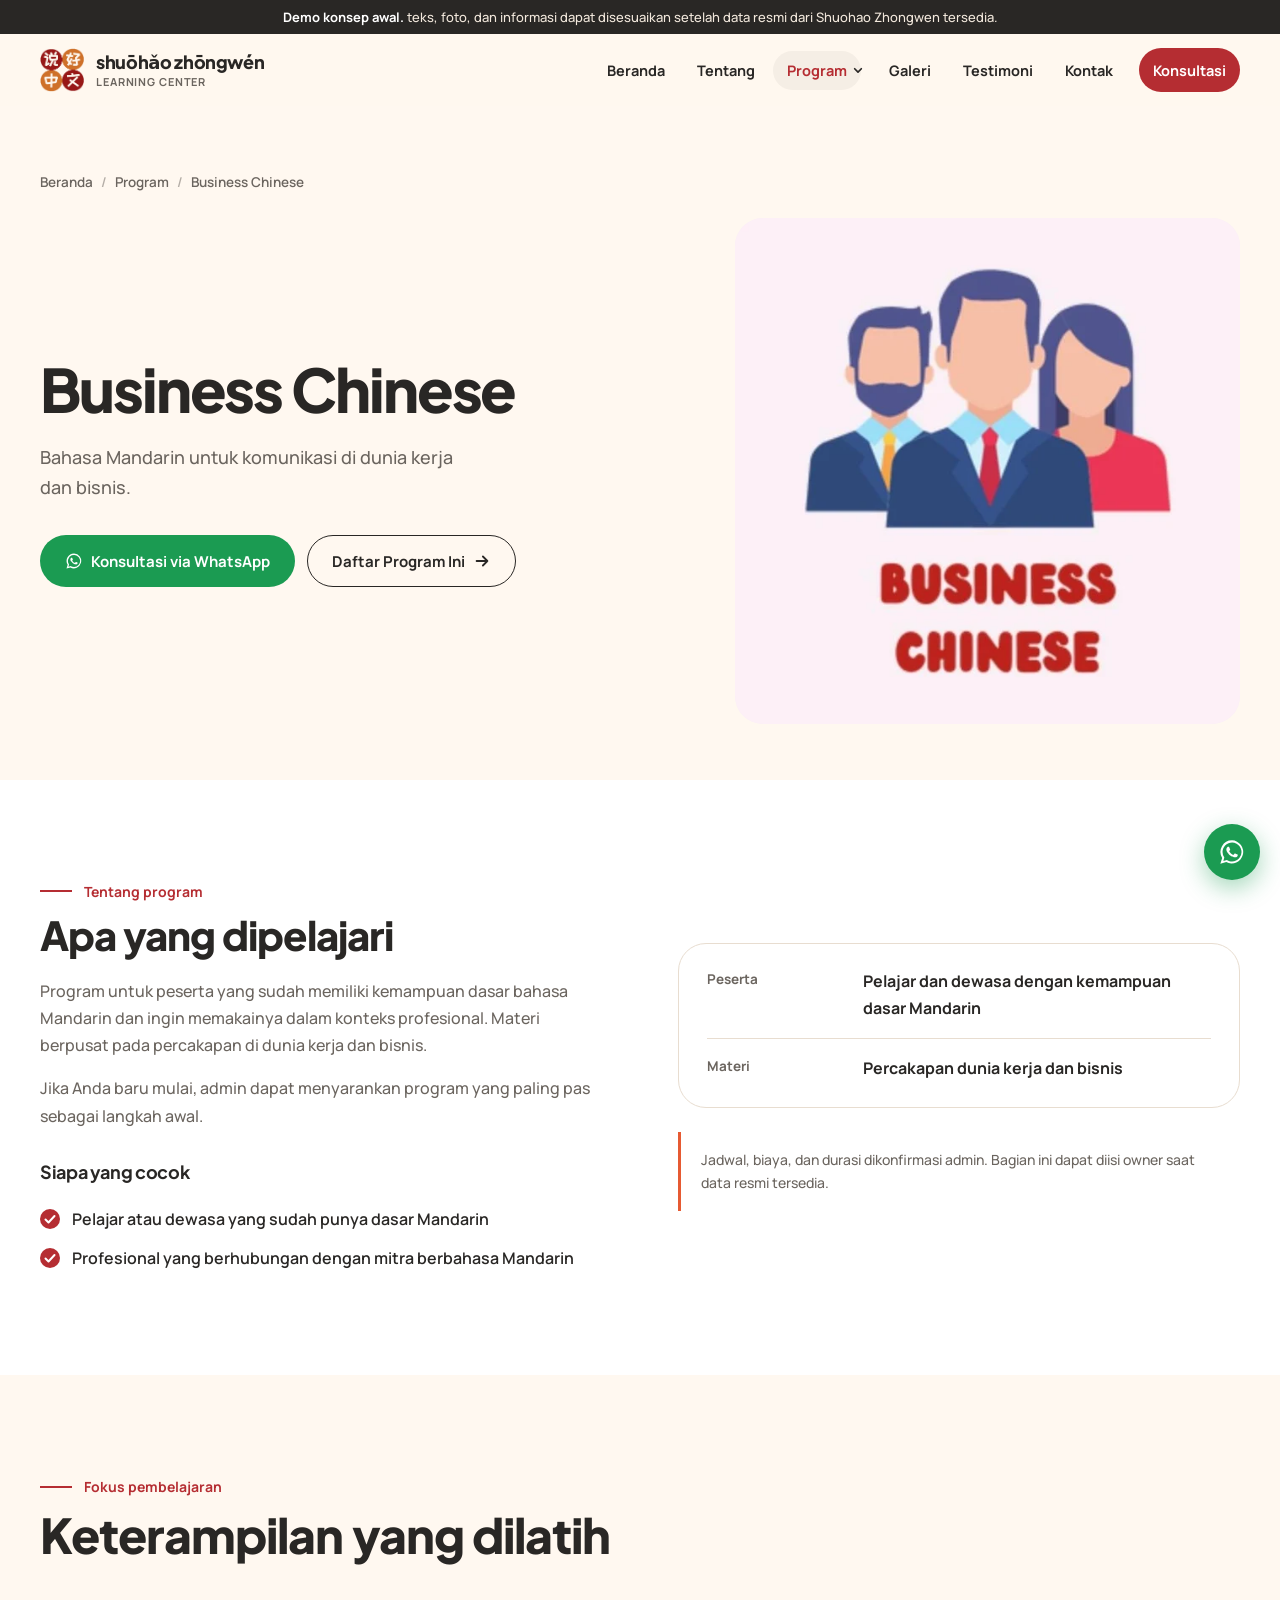
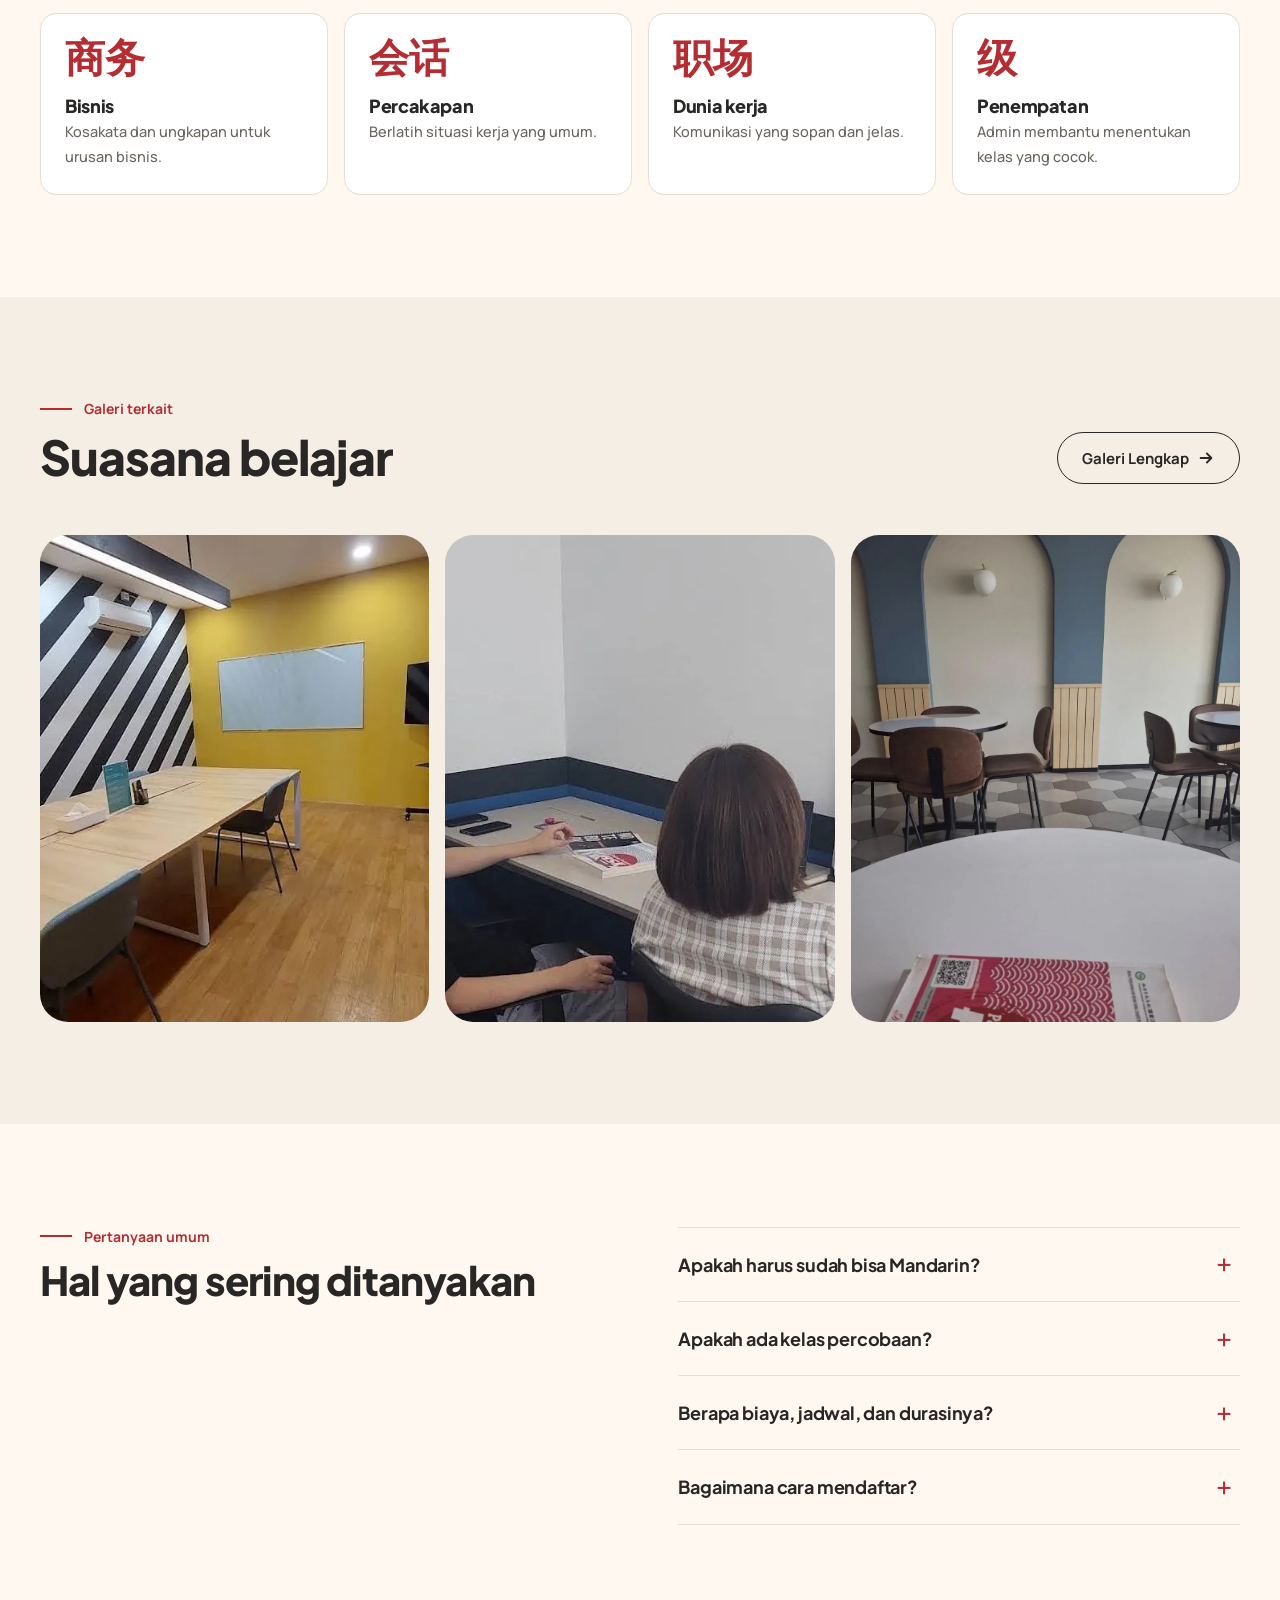
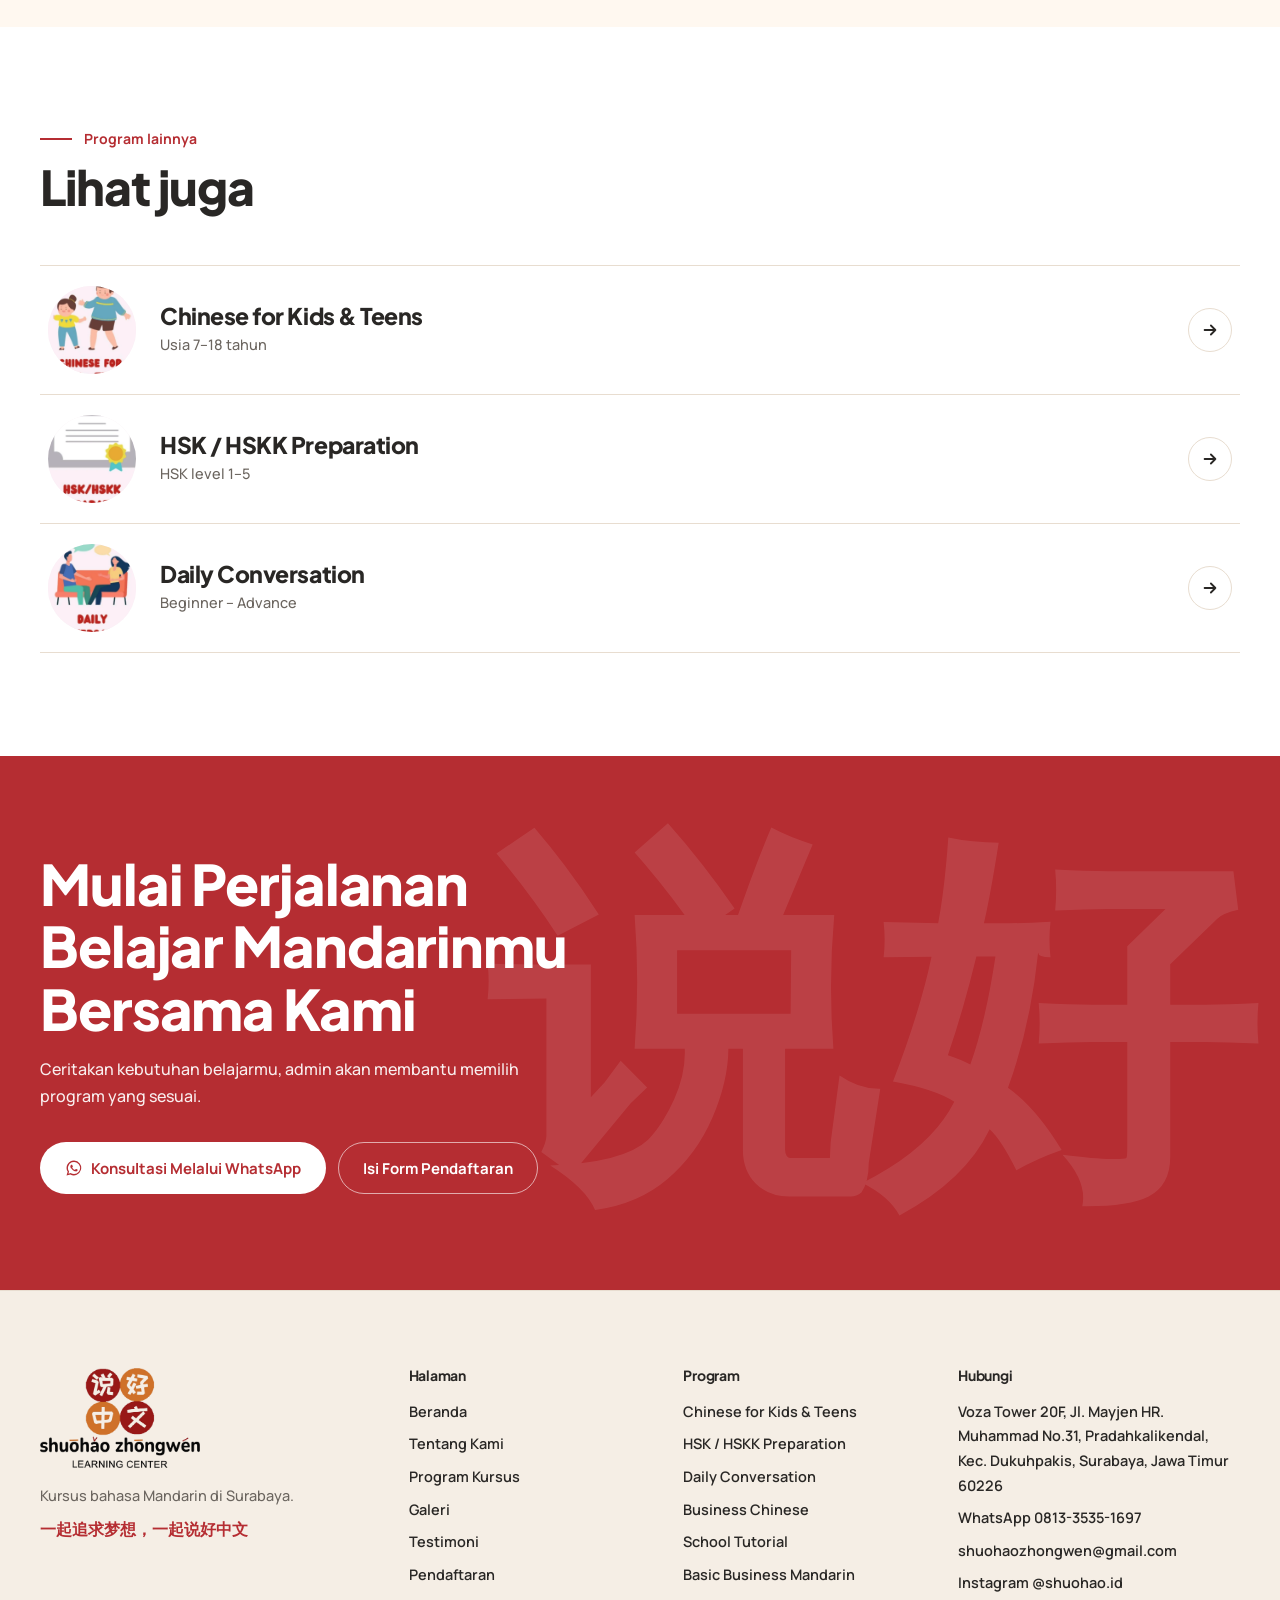
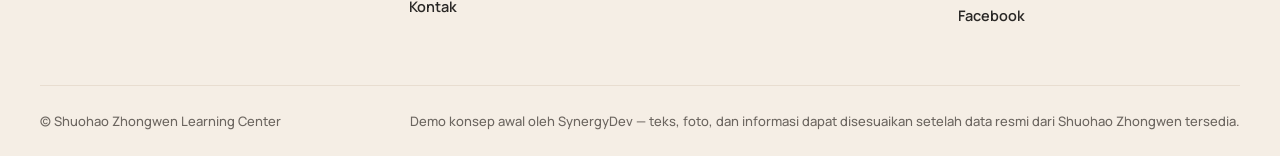
<file: program-business-chinese.html>
<!doctype html>
<html lang="id">
<head>
<meta charset="utf-8">
<meta name="viewport" content="width=device-width,initial-scale=1">
<title>Business Chinese | Shuohao Zhongwen Surabaya</title>
<meta name="description" content="Business Chinese di Shuohao Zhongwen Surabaya. Bahasa Mandarin untuk komunikasi di dunia kerja dan bisnis. Konsultasikan level, jadwal, dan biaya melalui WhatsApp.">
<meta name="theme-color" content="#B52D32">
<meta property="og:type" content="website"><meta property="og:locale" content="id_ID">
<meta property="og:site_name" content="Shuohao Zhongwen Learning Center">
<meta property="og:title" content="Business Chinese | Shuohao Zhongwen Surabaya">
<meta property="og:description" content="Business Chinese di Shuohao Zhongwen Surabaya. Bahasa Mandarin untuk komunikasi di dunia kerja dan bisnis. Konsultasikan level, jadwal, dan biaya melalui WhatsApp.">
<meta property="og:image" content="assets/img/og.jpg">
<meta name="twitter:card" content="summary_large_image">

<link rel="icon" type="image/png" href="assets/img/favicon.png">
<link rel="apple-touch-icon" href="assets/img/apple-touch-icon.png">
<link rel="stylesheet" href="assets/css/style.css">
</head>
<body>
<a class="skip" href="#main">Langsung ke konten</a>
<div class="demo-bar"><b>Demo konsep awal.</b> teks, foto, dan informasi dapat disesuaikan setelah data resmi dari Shuohao Zhongwen tersedia.</div>
<header class="site-header"><div class="wrap bar">
<a class="brand" href="index.html" aria-label="Shuohao Zhongwen Learning Center — beranda"><img src="assets/img/emblem.png" alt="" width="44" height="44"><span class="brand-t"><b>shuōhǎo zhōngwén</b><small>LEARNING CENTER</small></span></a>
<button class="burger" aria-label="Buka menu" aria-expanded="false" aria-controls="nav"><span></span></button>
<nav class="nav" id="nav" aria-label="Utama">
<a href="index.html">Beranda</a><a href="tentang.html">Tentang</a>
<div class="has-dd"><a href="program.html" aria-current="page">Program</a><button aria-label="Buka daftar program" aria-expanded="false"><svg class="chev" viewBox="0 0 12 12" fill="none" stroke="currentColor" stroke-width="2" stroke-linecap="round" stroke-linejoin="round" aria-hidden="true"><path d="M2 4.5l4 4 4-4"/></svg></button><div class="dd"><a href="program-kids-teens.html">Chinese for Kids & Teens</a><a href="program-hsk-hskk.html">HSK / HSKK Preparation</a><a href="program-daily-conversation.html">Daily Conversation</a><a href="program-business-chinese.html">Business Chinese</a><a href="program-school-tutorial.html">School Tutorial</a><a href="program-basic-business-mandarin.html">Basic Business Mandarin</a></div></div>
<a href="galeri.html">Galeri</a><a href="testimoni.html">Testimoni</a><a href="kontak.html">Kontak</a>
<a class="btn btn-red btn-sm" href="pendaftaran.html">Konsultasi</a>
</nav></div></header>
<main id="main">

<section class="phero"><div class="wrap">
<ol class="crumb" aria-label="Breadcrumb"><li><a href="index.html">Beranda</a></li><li><a href="program.html">Program</a></li><li>Business Chinese</li></ol>
<div class="dhero" data-hero><div><h1 style="font-size:clamp(34px,5vw,60px);font-weight:800;letter-spacing:-.035em">Business Chinese</h1><p class="lead" style="margin-top:20px;color:var(--mute);font-size:18px;max-width:46ch">Bahasa Mandarin untuk komunikasi di dunia kerja dan bisnis.</p>
<div class="hero-cta"><a class="btn btn-wa" href="https://wa.me/6281335351697?text=Halo%20Shuohao%20Zhongwen%2C%20saya%20ingin%20bertanya%20mengenai%20program%20Business%20Chinese." target="_blank" rel="noopener"><svg viewBox="0 0 24 24" fill="currentColor" aria-hidden="true"><path d="M12.04 2a9.9 9.9 0 0 0-8.46 15.05L2 22l5.1-1.34A9.9 9.9 0 1 0 12.04 2Zm0 18.1c-1.5 0-2.9-.4-4.1-1.1l-.3-.18-3.03.8.8-2.95-.2-.3a8.1 8.1 0 1 1 6.83 3.73Zm4.45-6.06c-.24-.12-1.44-.71-1.66-.79-.22-.08-.39-.12-.55.12-.16.24-.63.79-.77.95-.14.16-.28.18-.52.06-.24-.12-1.02-.38-1.94-1.2-.72-.64-1.2-1.43-1.34-1.67-.14-.24-.02-.37.1-.49.11-.11.24-.28.36-.42.12-.14.16-.24.24-.4.08-.16.04-.3-.02-.42-.06-.12-.55-1.32-.75-1.8-.2-.47-.4-.41-.55-.42h-.47c-.16 0-.42.06-.64.3-.22.24-.84.82-.84 2s.86 2.32.98 2.48c.12.16 1.69 2.58 4.1 3.62.57.25 1.02.4 1.37.5.58.18 1.1.16 1.51.1.46-.07 1.44-.59 1.64-1.16.2-.57.2-1.06.14-1.16-.06-.1-.22-.16-.46-.28Z"/></svg>Konsultasi via WhatsApp</a><a class="btn btn-line" href="pendaftaran.html?program=Business%20Chinese">Daftar Program Ini<svg width="18" height="18" viewBox="0 0 20 20" fill="none" stroke="currentColor" stroke-width="2" stroke-linecap="round" stroke-linejoin="round" aria-hidden="true"><path d="M4 10h12M11 5l5 5-5 5"/></svg></a></div></div>
<div class="vis"><img src="assets/img/ill-business.webp" alt="Business Chinese" width="1200" height="800"></div></div></div></section>

<section class="sec sec-white"><div class="wrap split">
<div class="txt"><div class="kicker">Tentang program</div><h2>Apa yang dipelajari</h2><p>Program untuk peserta yang sudah memiliki kemampuan dasar bahasa Mandarin dan ingin memakainya dalam konteks profesional. Materi berpusat pada percakapan di dunia kerja dan bisnis.</p><p>Jika Anda baru mulai, admin dapat menyarankan program yang paling pas sebagai langkah awal.</p>
<h3 style="font-size:18px;margin-top:32px">Siapa yang cocok</h3><ul class="checks"><li>Pelajar atau dewasa yang sudah punya dasar Mandarin</li><li>Profesional yang berhubungan dengan mitra berbahasa Mandarin</li></ul></div>
<div><div class="infobox"><dl><div class='row'><dt>Peserta</dt><dd>Pelajar dan dewasa dengan kemampuan dasar Mandarin</dd></div><div class='row'><dt>Materi</dt><dd>Percakapan dunia kerja dan bisnis</dd></div></dl></div><div class="note">Jadwal, biaya, dan durasi dikonfirmasi admin. Bagian ini dapat diisi owner saat data resmi tersedia.</div></div>
</div></section>

<section class="sec"><div class="wrap"><div class="sec-head"><div><div class="kicker">Fokus pembelajaran</div><h2>Keterampilan yang dilatih</h2></div></div><div class="focus" data-stagger><div><span class="zh" aria-hidden="true">商务</span><h3>Bisnis</h3><p>Kosakata dan ungkapan untuk urusan bisnis.</p></div><div><span class="zh" aria-hidden="true">会话</span><h3>Percakapan</h3><p>Berlatih situasi kerja yang umum.</p></div><div><span class="zh" aria-hidden="true">职场</span><h3>Dunia kerja</h3><p>Komunikasi yang sopan dan jelas.</p></div><div><span class="zh" aria-hidden="true">级</span><h3>Penempatan</h3><p>Admin membantu menentukan kelas yang cocok.</p></div></div></div></section>

<section class="sec sec-beige"><div class="wrap"><div class="sec-head"><div><div class="kicker">Galeri terkait</div><h2>Suasana belajar</h2></div><a class="btn btn-line" href="galeri.html">Galeri Lengkap<svg width="18" height="18" viewBox="0 0 20 20" fill="none" stroke="currentColor" stroke-width="2" stroke-linecap="round" stroke-linejoin="round" aria-hidden="true"><path d="M4 10h12M11 5l5 5-5 5"/></svg></a></div><div class="mini" data-stagger><figure class="fig"><img src="assets/img/ruang-meeting.webp" alt="Dokumentasi Shuohao Zhongwen" width="1080" height="606" loading=lazy decoding=async></figure><figure class="fig"><img src="assets/img/siswa-papan.webp" alt="Dokumentasi Shuohao Zhongwen" width="1080" height="600" loading=lazy decoding=async></figure><figure class="fig"><img src="assets/img/ruang-kafe.webp" alt="Dokumentasi Shuohao Zhongwen" width="1080" height="1433" loading=lazy decoding=async></figure></div></div></section>

<section class="sec"><div class="wrap split" style="align-items:start"><div class="txt"><div class="kicker">Pertanyaan umum</div><h2>Hal yang sering ditanyakan</h2></div><div class="faq"><details><summary>Apakah harus sudah bisa Mandarin?</summary><p>Program ini ditujukan bagi peserta dengan kemampuan dasar. Untuk peserta pemula, tanyakan admin mengenai kelas awal yang tersedia.</p></details><details><summary>Apakah ada kelas percobaan?</summary><p>Profil Google Bisnis menyebut free trial class. Ketersediaannya dapat ditanyakan ke admin.</p></details><details><summary>Berapa biaya, jadwal, dan durasinya?</summary><p>Dikonfirmasi admin sesuai level dan jenis kelas. Informasi ini belum dicantumkan di demo.</p></details><details><summary>Bagaimana cara mendaftar?</summary><p>Klik tombol konsultasi atau isi form pendaftaran. Pesan ke WhatsApp admin akan tersusun otomatis.</p></details></div></div></section>

<section class="sec sec-white"><div class="wrap"><div class="sec-head"><div><div class="kicker">Program lainnya</div><h2>Lihat juga</h2></div></div><ul class="plist"><li><a href="program-kids-teens.html"><span class="th"><img src="assets/img/ill-kids.webp" alt="Chinese for Kids &amp; Teens" width="1200" height="800" loading=lazy decoding=async></span><span><h3>Chinese for Kids & Teens</h3><p>Usia 7–18 tahun</p></span><span class="arrow"><svg width="18" height="18" viewBox="0 0 20 20" fill="none" stroke="currentColor" stroke-width="2" stroke-linecap="round" stroke-linejoin="round" aria-hidden="true"><path d="M4 10h12M11 5l5 5-5 5"/></svg></span></a></li><li><a href="program-hsk-hskk.html"><span class="th"><img src="assets/img/ill-hsk.webp" alt="HSK / HSKK Preparation" width="1200" height="800" loading=lazy decoding=async></span><span><h3>HSK / HSKK Preparation</h3><p>HSK level 1–5</p></span><span class="arrow"><svg width="18" height="18" viewBox="0 0 20 20" fill="none" stroke="currentColor" stroke-width="2" stroke-linecap="round" stroke-linejoin="round" aria-hidden="true"><path d="M4 10h12M11 5l5 5-5 5"/></svg></span></a></li><li><a href="program-daily-conversation.html"><span class="th"><img src="assets/img/ill-daily.webp" alt="Daily Conversation" width="1200" height="800" loading=lazy decoding=async></span><span><h3>Daily Conversation</h3><p>Beginner – Advance</p></span><span class="arrow"><svg width="18" height="18" viewBox="0 0 20 20" fill="none" stroke="currentColor" stroke-width="2" stroke-linecap="round" stroke-linejoin="round" aria-hidden="true"><path d="M4 10h12M11 5l5 5-5 5"/></svg></span></a></li></ul></div></section>
<section class="cta"><div class="zh-bg zh" aria-hidden="true">说好</div><div class="wrap"><h2>Mulai Perjalanan Belajar Mandarinmu Bersama Kami</h2><p>Ceritakan kebutuhan belajarmu, admin akan membantu memilih program yang sesuai.</p>
<div class="hero-cta"><a class="btn btn-light" href="https://wa.me/6281335351697?text=Halo%20Shuohao%20Zhongwen%2C%20saya%20ingin%20bertanya%20mengenai%20program%20kursus%20Mandarin." target="_blank" rel="noopener"><svg viewBox="0 0 24 24" fill="currentColor" aria-hidden="true"><path d="M12.04 2a9.9 9.9 0 0 0-8.46 15.05L2 22l5.1-1.34A9.9 9.9 0 1 0 12.04 2Zm0 18.1c-1.5 0-2.9-.4-4.1-1.1l-.3-.18-3.03.8.8-2.95-.2-.3a8.1 8.1 0 1 1 6.83 3.73Zm4.45-6.06c-.24-.12-1.44-.71-1.66-.79-.22-.08-.39-.12-.55.12-.16.24-.63.79-.77.95-.14.16-.28.18-.52.06-.24-.12-1.02-.38-1.94-1.2-.72-.64-1.2-1.43-1.34-1.67-.14-.24-.02-.37.1-.49.11-.11.24-.28.36-.42.12-.14.16-.24.24-.4.08-.16.04-.3-.02-.42-.06-.12-.55-1.32-.75-1.8-.2-.47-.4-.41-.55-.42h-.47c-.16 0-.42.06-.64.3-.22.24-.84.82-.84 2s.86 2.32.98 2.48c.12.16 1.69 2.58 4.1 3.62.57.25 1.02.4 1.37.5.58.18 1.1.16 1.51.1.46-.07 1.44-.59 1.64-1.16.2-.57.2-1.06.14-1.16-.06-.1-.22-.16-.46-.28Z"/></svg>Konsultasi Melalui WhatsApp</a><a class="btn btn-ghost-w" href="pendaftaran.html">Isi Form Pendaftaran</a></div></div></section>
</main>
<footer class="foot"><div class="wrap">
<div class="foot-grid">
<div><img class="lg" src="assets/img/logo-stacked.png" alt="Shuohao Zhongwen Learning Center" width="160" height="100" loading="lazy"><p>Kursus bahasa Mandarin di Surabaya.<span class="zh zh-line">一起追求梦想，一起说好中文</span></p></div>
<div><h4>Halaman</h4><ul><li><a href="index.html">Beranda</a></li><li><a href="tentang.html">Tentang Kami</a></li><li><a href="program.html">Program Kursus</a></li><li><a href="galeri.html">Galeri</a></li><li><a href="testimoni.html">Testimoni</a></li><li><a href="pendaftaran.html">Pendaftaran</a></li><li><a href="kontak.html">Kontak</a></li></ul></div>
<div><h4>Program</h4><ul><li><a href="program-kids-teens.html">Chinese for Kids & Teens</a></li><li><a href="program-hsk-hskk.html">HSK / HSKK Preparation</a></li><li><a href="program-daily-conversation.html">Daily Conversation</a></li><li><a href="program-business-chinese.html">Business Chinese</a></li><li><a href="program-school-tutorial.html">School Tutorial</a></li><li><a href="program-basic-business-mandarin.html">Basic Business Mandarin</a></li></ul></div>
<div><h4>Hubungi</h4><ul><li>Voza Tower 20F, Jl. Mayjen HR. Muhammad No.31, Pradahkalikendal, Kec. Dukuhpakis, Surabaya, Jawa Timur 60226</li><li><a href="https://wa.me/6281335351697" target="_blank" rel="noopener">WhatsApp 0813-3535-1697</a></li><li><a href="mailto:shuohaozhongwen@gmail.com">shuohaozhongwen@gmail.com</a></li><li><a href="https://www.instagram.com/shuohao.id/" target="_blank" rel="noopener">Instagram @shuohao.id</a></li><li><a href="https://www.facebook.com/share/1A3za5C1KK/" target="_blank" rel="noopener">Facebook</a></li></ul></div>
</div>
<div class="foot-bot"><span>© Shuohao Zhongwen Learning Center</span><span>Demo konsep awal oleh SynergyDev — teks, foto, dan informasi dapat disesuaikan setelah data resmi dari Shuohao Zhongwen tersedia.</span></div>
</div></footer>
<a class="wa-fab" href="https://wa.me/6281335351697?text=Halo%20Shuohao%20Zhongwen%2C%20saya%20ingin%20bertanya%20mengenai%20program%20kursus%20Mandarin." target="_blank" rel="noopener" aria-label="Konsultasi lewat WhatsApp"><svg viewBox="0 0 24 24" fill="currentColor" aria-hidden="true"><path d="M12.04 2a9.9 9.9 0 0 0-8.46 15.05L2 22l5.1-1.34A9.9 9.9 0 1 0 12.04 2Zm0 18.1c-1.5 0-2.9-.4-4.1-1.1l-.3-.18-3.03.8.8-2.95-.2-.3a8.1 8.1 0 1 1 6.83 3.73Zm4.45-6.06c-.24-.12-1.44-.71-1.66-.79-.22-.08-.39-.12-.55.12-.16.24-.63.79-.77.95-.14.16-.28.18-.52.06-.24-.12-1.02-.38-1.94-1.2-.72-.64-1.2-1.43-1.34-1.67-.14-.24-.02-.37.1-.49.11-.11.24-.28.36-.42.12-.14.16-.24.24-.4.08-.16.04-.3-.02-.42-.06-.12-.55-1.32-.75-1.8-.2-.47-.4-.41-.55-.42h-.47c-.16 0-.42.06-.64.3-.22.24-.84.82-.84 2s.86 2.32.98 2.48c.12.16 1.69 2.58 4.1 3.62.57.25 1.02.4 1.37.5.58.18 1.1.16 1.51.1.46-.07 1.44-.59 1.64-1.16.2-.57.2-1.06.14-1.16-.06-.1-.22-.16-.46-.28Z"/></svg></a>

<script src="assets/js/config.js"></script>
<script src="assets/vendor/gsap.min.js" defer></script>
<script src="assets/vendor/ScrollTrigger.min.js" defer></script>
<script src="assets/js/app.js" defer></script>
</body></html>
</file>
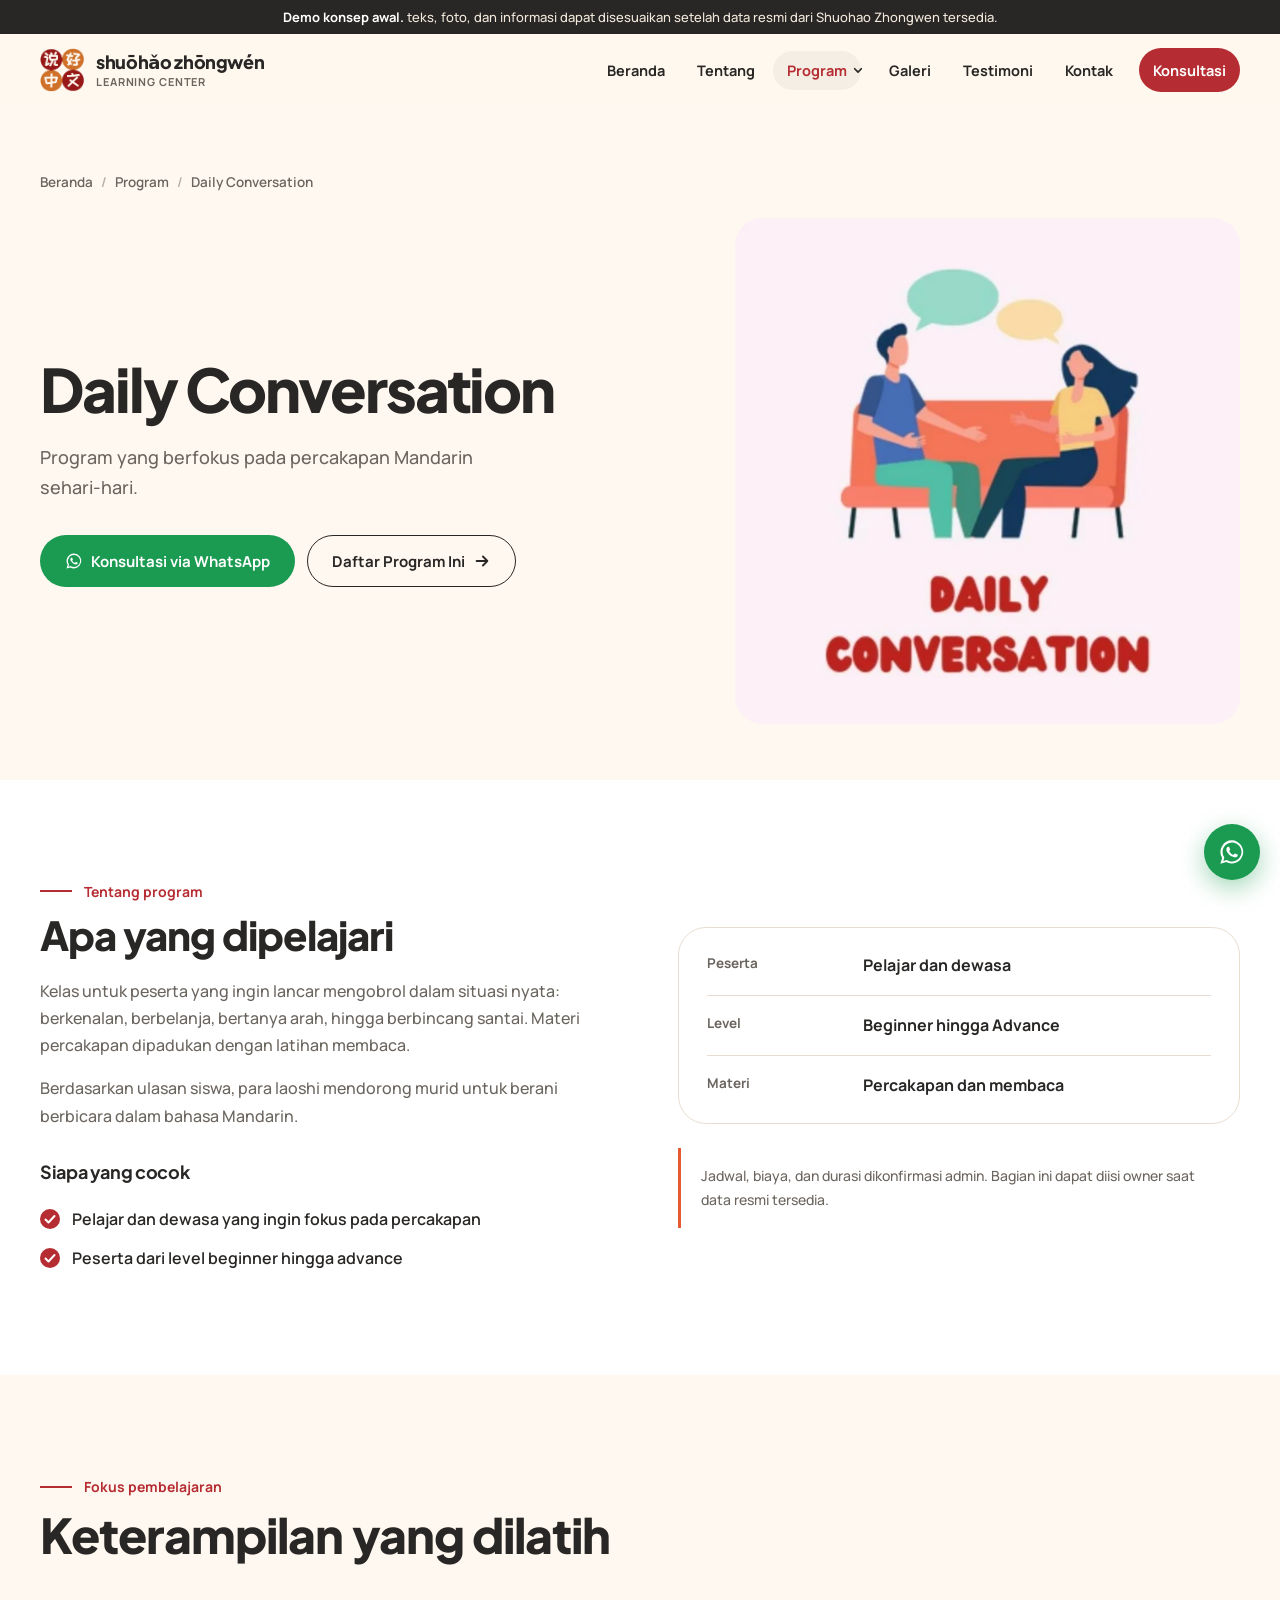
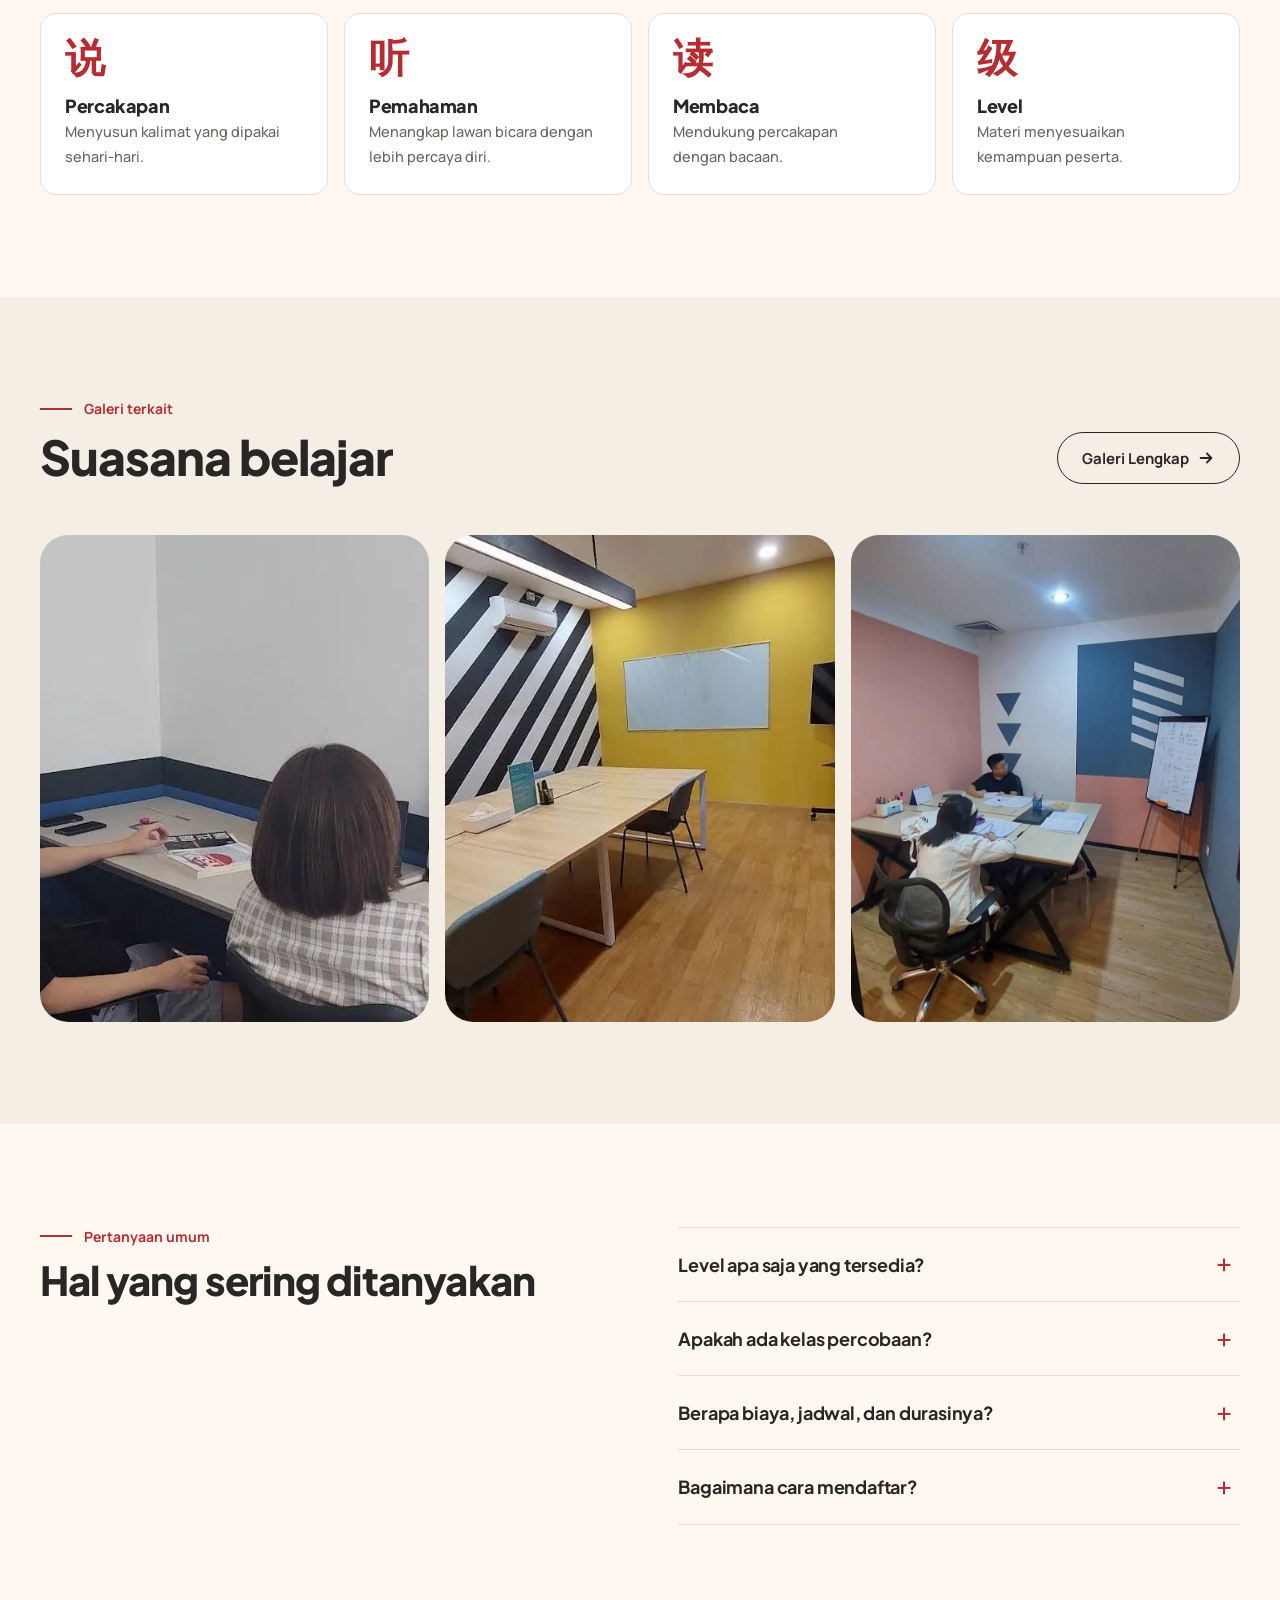
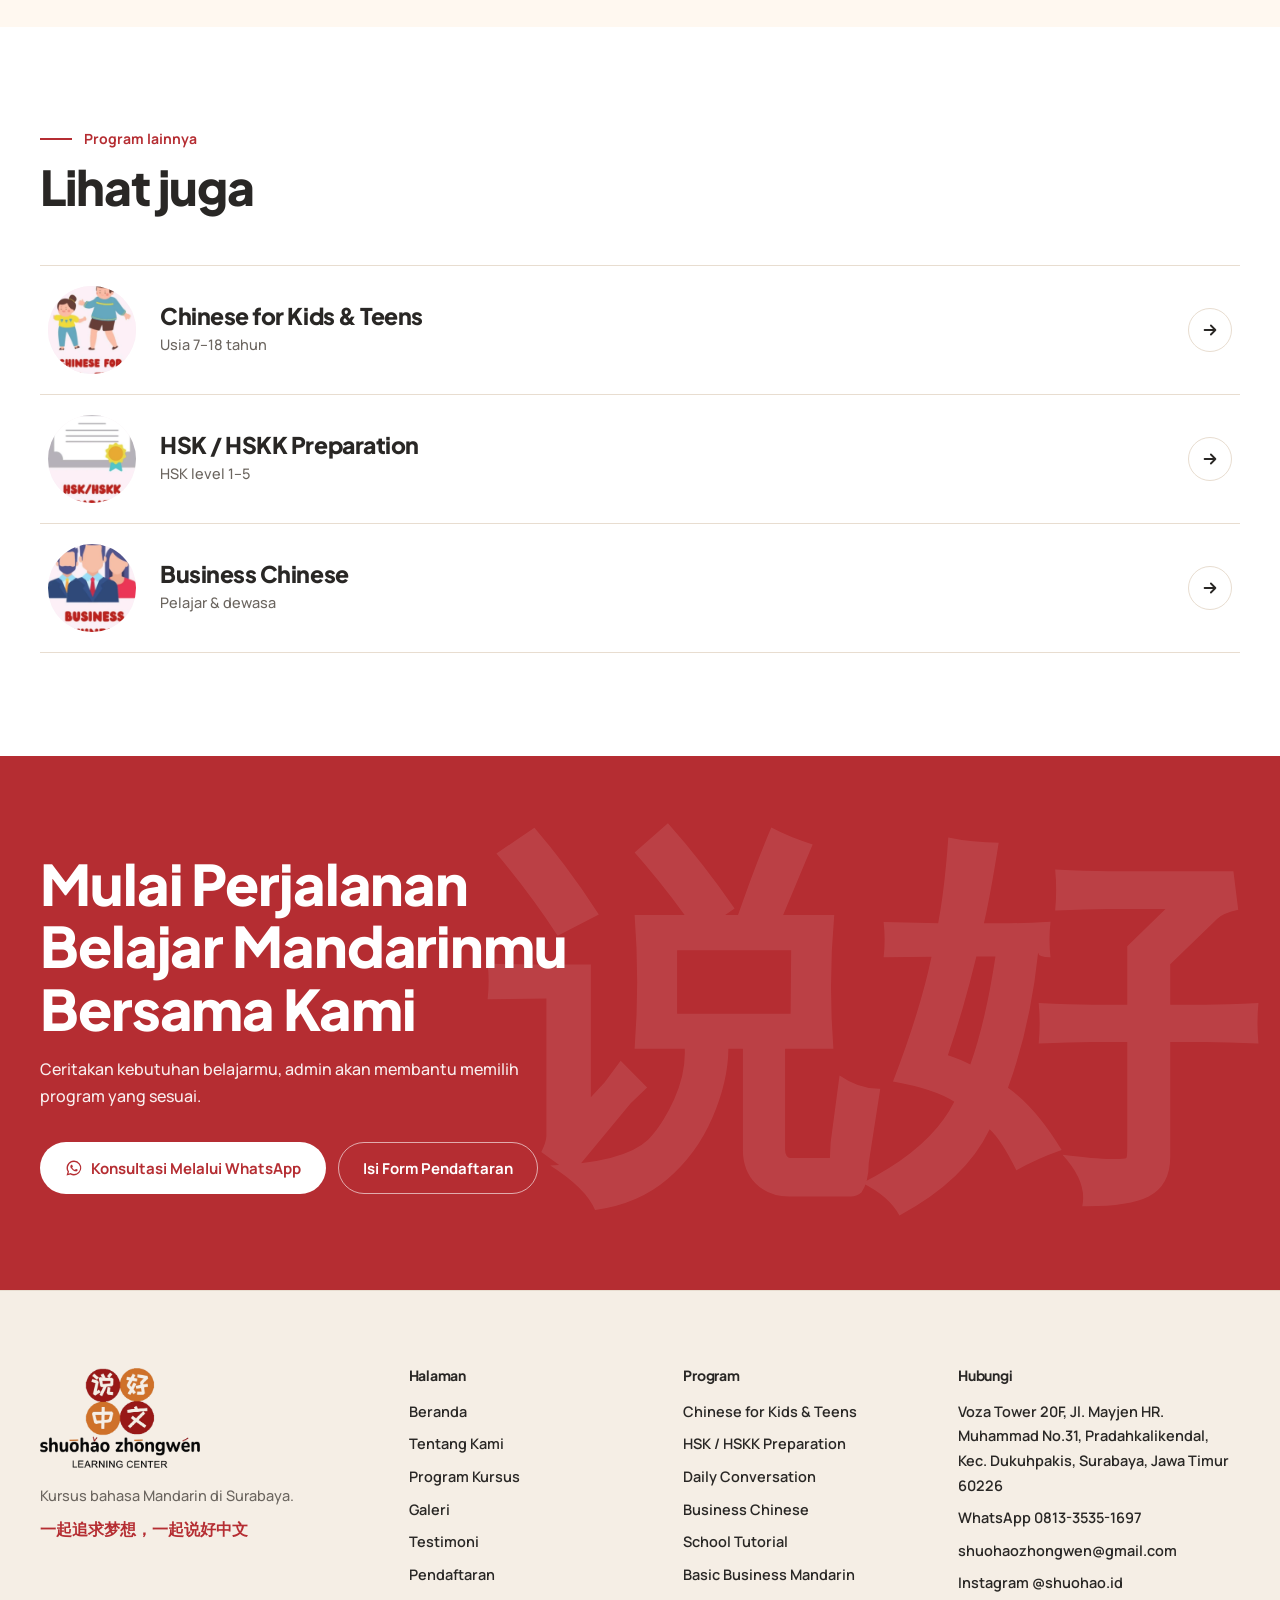
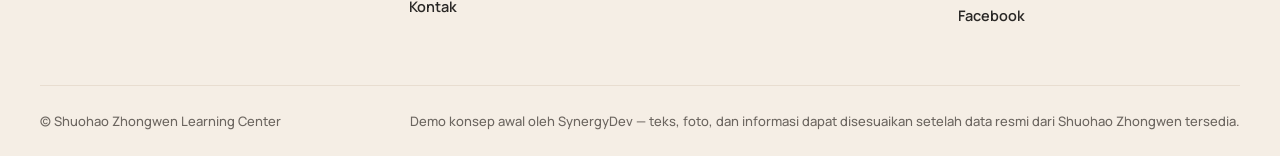
<file: program-daily-conversation.html>
<!doctype html>
<html lang="id">
<head>
<meta charset="utf-8">
<meta name="viewport" content="width=device-width,initial-scale=1">
<title>Daily Conversation | Shuohao Zhongwen Surabaya</title>
<meta name="description" content="Daily Conversation di Shuohao Zhongwen Surabaya. Program yang berfokus pada percakapan Mandarin sehari-hari. Konsultasikan level, jadwal, dan biaya melalui WhatsApp.">
<meta name="theme-color" content="#B52D32">
<meta property="og:type" content="website"><meta property="og:locale" content="id_ID">
<meta property="og:site_name" content="Shuohao Zhongwen Learning Center">
<meta property="og:title" content="Daily Conversation | Shuohao Zhongwen Surabaya">
<meta property="og:description" content="Daily Conversation di Shuohao Zhongwen Surabaya. Program yang berfokus pada percakapan Mandarin sehari-hari. Konsultasikan level, jadwal, dan biaya melalui WhatsApp.">
<meta property="og:image" content="assets/img/og.jpg">
<meta name="twitter:card" content="summary_large_image">

<link rel="icon" type="image/png" href="assets/img/favicon.png">
<link rel="apple-touch-icon" href="assets/img/apple-touch-icon.png">
<link rel="stylesheet" href="assets/css/style.css">
</head>
<body>
<a class="skip" href="#main">Langsung ke konten</a>
<div class="demo-bar"><b>Demo konsep awal.</b> teks, foto, dan informasi dapat disesuaikan setelah data resmi dari Shuohao Zhongwen tersedia.</div>
<header class="site-header"><div class="wrap bar">
<a class="brand" href="index.html" aria-label="Shuohao Zhongwen Learning Center — beranda"><img src="assets/img/emblem.png" alt="" width="44" height="44"><span class="brand-t"><b>shuōhǎo zhōngwén</b><small>LEARNING CENTER</small></span></a>
<button class="burger" aria-label="Buka menu" aria-expanded="false" aria-controls="nav"><span></span></button>
<nav class="nav" id="nav" aria-label="Utama">
<a href="index.html">Beranda</a><a href="tentang.html">Tentang</a>
<div class="has-dd"><a href="program.html" aria-current="page">Program</a><button aria-label="Buka daftar program" aria-expanded="false"><svg class="chev" viewBox="0 0 12 12" fill="none" stroke="currentColor" stroke-width="2" stroke-linecap="round" stroke-linejoin="round" aria-hidden="true"><path d="M2 4.5l4 4 4-4"/></svg></button><div class="dd"><a href="program-kids-teens.html">Chinese for Kids & Teens</a><a href="program-hsk-hskk.html">HSK / HSKK Preparation</a><a href="program-daily-conversation.html">Daily Conversation</a><a href="program-business-chinese.html">Business Chinese</a><a href="program-school-tutorial.html">School Tutorial</a><a href="program-basic-business-mandarin.html">Basic Business Mandarin</a></div></div>
<a href="galeri.html">Galeri</a><a href="testimoni.html">Testimoni</a><a href="kontak.html">Kontak</a>
<a class="btn btn-red btn-sm" href="pendaftaran.html">Konsultasi</a>
</nav></div></header>
<main id="main">

<section class="phero"><div class="wrap">
<ol class="crumb" aria-label="Breadcrumb"><li><a href="index.html">Beranda</a></li><li><a href="program.html">Program</a></li><li>Daily Conversation</li></ol>
<div class="dhero" data-hero><div><h1 style="font-size:clamp(34px,5vw,60px);font-weight:800;letter-spacing:-.035em">Daily Conversation</h1><p class="lead" style="margin-top:20px;color:var(--mute);font-size:18px;max-width:46ch">Program yang berfokus pada percakapan Mandarin sehari-hari.</p>
<div class="hero-cta"><a class="btn btn-wa" href="https://wa.me/6281335351697?text=Halo%20Shuohao%20Zhongwen%2C%20saya%20ingin%20bertanya%20mengenai%20program%20Daily%20Conversation." target="_blank" rel="noopener"><svg viewBox="0 0 24 24" fill="currentColor" aria-hidden="true"><path d="M12.04 2a9.9 9.9 0 0 0-8.46 15.05L2 22l5.1-1.34A9.9 9.9 0 1 0 12.04 2Zm0 18.1c-1.5 0-2.9-.4-4.1-1.1l-.3-.18-3.03.8.8-2.95-.2-.3a8.1 8.1 0 1 1 6.83 3.73Zm4.45-6.06c-.24-.12-1.44-.71-1.66-.79-.22-.08-.39-.12-.55.12-.16.24-.63.79-.77.95-.14.16-.28.18-.52.06-.24-.12-1.02-.38-1.94-1.2-.72-.64-1.2-1.43-1.34-1.67-.14-.24-.02-.37.1-.49.11-.11.24-.28.36-.42.12-.14.16-.24.24-.4.08-.16.04-.3-.02-.42-.06-.12-.55-1.32-.75-1.8-.2-.47-.4-.41-.55-.42h-.47c-.16 0-.42.06-.64.3-.22.24-.84.82-.84 2s.86 2.32.98 2.48c.12.16 1.69 2.58 4.1 3.62.57.25 1.02.4 1.37.5.58.18 1.1.16 1.51.1.46-.07 1.44-.59 1.64-1.16.2-.57.2-1.06.14-1.16-.06-.1-.22-.16-.46-.28Z"/></svg>Konsultasi via WhatsApp</a><a class="btn btn-line" href="pendaftaran.html?program=Daily%20Conversation">Daftar Program Ini<svg width="18" height="18" viewBox="0 0 20 20" fill="none" stroke="currentColor" stroke-width="2" stroke-linecap="round" stroke-linejoin="round" aria-hidden="true"><path d="M4 10h12M11 5l5 5-5 5"/></svg></a></div></div>
<div class="vis"><img src="assets/img/ill-daily.webp" alt="Daily Conversation" width="1200" height="800"></div></div></div></section>

<section class="sec sec-white"><div class="wrap split">
<div class="txt"><div class="kicker">Tentang program</div><h2>Apa yang dipelajari</h2><p>Kelas untuk peserta yang ingin lancar mengobrol dalam situasi nyata: berkenalan, berbelanja, bertanya arah, hingga berbincang santai. Materi percakapan dipadukan dengan latihan membaca.</p><p>Berdasarkan ulasan siswa, para laoshi mendorong murid untuk berani berbicara dalam bahasa Mandarin.</p>
<h3 style="font-size:18px;margin-top:32px">Siapa yang cocok</h3><ul class="checks"><li>Pelajar dan dewasa yang ingin fokus pada percakapan</li><li>Peserta dari level beginner hingga advance</li></ul></div>
<div><div class="infobox"><dl><div class='row'><dt>Peserta</dt><dd>Pelajar dan dewasa</dd></div><div class='row'><dt>Level</dt><dd>Beginner hingga Advance</dd></div><div class='row'><dt>Materi</dt><dd>Percakapan dan membaca</dd></div></dl></div><div class="note">Jadwal, biaya, dan durasi dikonfirmasi admin. Bagian ini dapat diisi owner saat data resmi tersedia.</div></div>
</div></section>

<section class="sec"><div class="wrap"><div class="sec-head"><div><div class="kicker">Fokus pembelajaran</div><h2>Keterampilan yang dilatih</h2></div></div><div class="focus" data-stagger><div><span class="zh" aria-hidden="true">说</span><h3>Percakapan</h3><p>Menyusun kalimat yang dipakai sehari-hari.</p></div><div><span class="zh" aria-hidden="true">听</span><h3>Pemahaman</h3><p>Menangkap lawan bicara dengan lebih percaya diri.</p></div><div><span class="zh" aria-hidden="true">读</span><h3>Membaca</h3><p>Mendukung percakapan dengan bacaan.</p></div><div><span class="zh" aria-hidden="true">级</span><h3>Level</h3><p>Materi menyesuaikan kemampuan peserta.</p></div></div></div></section>

<section class="sec sec-beige"><div class="wrap"><div class="sec-head"><div><div class="kicker">Galeri terkait</div><h2>Suasana belajar</h2></div><a class="btn btn-line" href="galeri.html">Galeri Lengkap<svg width="18" height="18" viewBox="0 0 20 20" fill="none" stroke="currentColor" stroke-width="2" stroke-linecap="round" stroke-linejoin="round" aria-hidden="true"><path d="M4 10h12M11 5l5 5-5 5"/></svg></a></div><div class="mini" data-stagger><figure class="fig"><img src="assets/img/siswa-papan.webp" alt="Dokumentasi Shuohao Zhongwen" width="1080" height="600" loading=lazy decoding=async></figure><figure class="fig"><img src="assets/img/ruang-meeting.webp" alt="Dokumentasi Shuohao Zhongwen" width="1080" height="606" loading=lazy decoding=async></figure><figure class="fig"><img src="assets/img/ruang-kelas-kecil.webp" alt="Dokumentasi Shuohao Zhongwen" width="954" height="1600" loading=lazy decoding=async></figure></div></div></section>

<section class="sec"><div class="wrap split" style="align-items:start"><div class="txt"><div class="kicker">Pertanyaan umum</div><h2>Hal yang sering ditanyakan</h2></div><div class="faq"><details><summary>Level apa saja yang tersedia?</summary><p>Profil Google Bisnis menyebut materi level Beginner hingga Advance. Penentuan level dibantu admin.</p></details><details><summary>Apakah ada kelas percobaan?</summary><p>Profil Google Bisnis menyebut free trial class. Ketersediaannya dapat ditanyakan ke admin.</p></details><details><summary>Berapa biaya, jadwal, dan durasinya?</summary><p>Dikonfirmasi admin sesuai level dan jenis kelas. Informasi ini belum dicantumkan di demo.</p></details><details><summary>Bagaimana cara mendaftar?</summary><p>Klik tombol konsultasi atau isi form pendaftaran. Pesan ke WhatsApp admin akan tersusun otomatis.</p></details></div></div></section>

<section class="sec sec-white"><div class="wrap"><div class="sec-head"><div><div class="kicker">Program lainnya</div><h2>Lihat juga</h2></div></div><ul class="plist"><li><a href="program-kids-teens.html"><span class="th"><img src="assets/img/ill-kids.webp" alt="Chinese for Kids &amp; Teens" width="1200" height="800" loading=lazy decoding=async></span><span><h3>Chinese for Kids & Teens</h3><p>Usia 7–18 tahun</p></span><span class="arrow"><svg width="18" height="18" viewBox="0 0 20 20" fill="none" stroke="currentColor" stroke-width="2" stroke-linecap="round" stroke-linejoin="round" aria-hidden="true"><path d="M4 10h12M11 5l5 5-5 5"/></svg></span></a></li><li><a href="program-hsk-hskk.html"><span class="th"><img src="assets/img/ill-hsk.webp" alt="HSK / HSKK Preparation" width="1200" height="800" loading=lazy decoding=async></span><span><h3>HSK / HSKK Preparation</h3><p>HSK level 1–5</p></span><span class="arrow"><svg width="18" height="18" viewBox="0 0 20 20" fill="none" stroke="currentColor" stroke-width="2" stroke-linecap="round" stroke-linejoin="round" aria-hidden="true"><path d="M4 10h12M11 5l5 5-5 5"/></svg></span></a></li><li><a href="program-business-chinese.html"><span class="th"><img src="assets/img/ill-business.webp" alt="Business Chinese" width="1200" height="800" loading=lazy decoding=async></span><span><h3>Business Chinese</h3><p>Pelajar & dewasa</p></span><span class="arrow"><svg width="18" height="18" viewBox="0 0 20 20" fill="none" stroke="currentColor" stroke-width="2" stroke-linecap="round" stroke-linejoin="round" aria-hidden="true"><path d="M4 10h12M11 5l5 5-5 5"/></svg></span></a></li></ul></div></section>
<section class="cta"><div class="zh-bg zh" aria-hidden="true">说好</div><div class="wrap"><h2>Mulai Perjalanan Belajar Mandarinmu Bersama Kami</h2><p>Ceritakan kebutuhan belajarmu, admin akan membantu memilih program yang sesuai.</p>
<div class="hero-cta"><a class="btn btn-light" href="https://wa.me/6281335351697?text=Halo%20Shuohao%20Zhongwen%2C%20saya%20ingin%20bertanya%20mengenai%20program%20kursus%20Mandarin." target="_blank" rel="noopener"><svg viewBox="0 0 24 24" fill="currentColor" aria-hidden="true"><path d="M12.04 2a9.9 9.9 0 0 0-8.46 15.05L2 22l5.1-1.34A9.9 9.9 0 1 0 12.04 2Zm0 18.1c-1.5 0-2.9-.4-4.1-1.1l-.3-.18-3.03.8.8-2.95-.2-.3a8.1 8.1 0 1 1 6.83 3.73Zm4.45-6.06c-.24-.12-1.44-.71-1.66-.79-.22-.08-.39-.12-.55.12-.16.24-.63.79-.77.95-.14.16-.28.18-.52.06-.24-.12-1.02-.38-1.94-1.2-.72-.64-1.2-1.43-1.34-1.67-.14-.24-.02-.37.1-.49.11-.11.24-.28.36-.42.12-.14.16-.24.24-.4.08-.16.04-.3-.02-.42-.06-.12-.55-1.32-.75-1.8-.2-.47-.4-.41-.55-.42h-.47c-.16 0-.42.06-.64.3-.22.24-.84.82-.84 2s.86 2.32.98 2.48c.12.16 1.69 2.58 4.1 3.62.57.25 1.02.4 1.37.5.58.18 1.1.16 1.51.1.46-.07 1.44-.59 1.64-1.16.2-.57.2-1.06.14-1.16-.06-.1-.22-.16-.46-.28Z"/></svg>Konsultasi Melalui WhatsApp</a><a class="btn btn-ghost-w" href="pendaftaran.html">Isi Form Pendaftaran</a></div></div></section>
</main>
<footer class="foot"><div class="wrap">
<div class="foot-grid">
<div><img class="lg" src="assets/img/logo-stacked.png" alt="Shuohao Zhongwen Learning Center" width="160" height="100" loading="lazy"><p>Kursus bahasa Mandarin di Surabaya.<span class="zh zh-line">一起追求梦想，一起说好中文</span></p></div>
<div><h4>Halaman</h4><ul><li><a href="index.html">Beranda</a></li><li><a href="tentang.html">Tentang Kami</a></li><li><a href="program.html">Program Kursus</a></li><li><a href="galeri.html">Galeri</a></li><li><a href="testimoni.html">Testimoni</a></li><li><a href="pendaftaran.html">Pendaftaran</a></li><li><a href="kontak.html">Kontak</a></li></ul></div>
<div><h4>Program</h4><ul><li><a href="program-kids-teens.html">Chinese for Kids & Teens</a></li><li><a href="program-hsk-hskk.html">HSK / HSKK Preparation</a></li><li><a href="program-daily-conversation.html">Daily Conversation</a></li><li><a href="program-business-chinese.html">Business Chinese</a></li><li><a href="program-school-tutorial.html">School Tutorial</a></li><li><a href="program-basic-business-mandarin.html">Basic Business Mandarin</a></li></ul></div>
<div><h4>Hubungi</h4><ul><li>Voza Tower 20F, Jl. Mayjen HR. Muhammad No.31, Pradahkalikendal, Kec. Dukuhpakis, Surabaya, Jawa Timur 60226</li><li><a href="https://wa.me/6281335351697" target="_blank" rel="noopener">WhatsApp 0813-3535-1697</a></li><li><a href="mailto:shuohaozhongwen@gmail.com">shuohaozhongwen@gmail.com</a></li><li><a href="https://www.instagram.com/shuohao.id/" target="_blank" rel="noopener">Instagram @shuohao.id</a></li><li><a href="https://www.facebook.com/share/1A3za5C1KK/" target="_blank" rel="noopener">Facebook</a></li></ul></div>
</div>
<div class="foot-bot"><span>© Shuohao Zhongwen Learning Center</span><span>Demo konsep awal oleh SynergyDev — teks, foto, dan informasi dapat disesuaikan setelah data resmi dari Shuohao Zhongwen tersedia.</span></div>
</div></footer>
<a class="wa-fab" href="https://wa.me/6281335351697?text=Halo%20Shuohao%20Zhongwen%2C%20saya%20ingin%20bertanya%20mengenai%20program%20kursus%20Mandarin." target="_blank" rel="noopener" aria-label="Konsultasi lewat WhatsApp"><svg viewBox="0 0 24 24" fill="currentColor" aria-hidden="true"><path d="M12.04 2a9.9 9.9 0 0 0-8.46 15.05L2 22l5.1-1.34A9.9 9.9 0 1 0 12.04 2Zm0 18.1c-1.5 0-2.9-.4-4.1-1.1l-.3-.18-3.03.8.8-2.95-.2-.3a8.1 8.1 0 1 1 6.83 3.73Zm4.45-6.06c-.24-.12-1.44-.71-1.66-.79-.22-.08-.39-.12-.55.12-.16.24-.63.79-.77.95-.14.16-.28.18-.52.06-.24-.12-1.02-.38-1.94-1.2-.72-.64-1.2-1.43-1.34-1.67-.14-.24-.02-.37.1-.49.11-.11.24-.28.36-.42.12-.14.16-.24.24-.4.08-.16.04-.3-.02-.42-.06-.12-.55-1.32-.75-1.8-.2-.47-.4-.41-.55-.42h-.47c-.16 0-.42.06-.64.3-.22.24-.84.82-.84 2s.86 2.32.98 2.48c.12.16 1.69 2.58 4.1 3.62.57.25 1.02.4 1.37.5.58.18 1.1.16 1.51.1.46-.07 1.44-.59 1.64-1.16.2-.57.2-1.06.14-1.16-.06-.1-.22-.16-.46-.28Z"/></svg></a>

<script src="assets/js/config.js"></script>
<script src="assets/vendor/gsap.min.js" defer></script>
<script src="assets/vendor/ScrollTrigger.min.js" defer></script>
<script src="assets/js/app.js" defer></script>
</body></html>
</file>
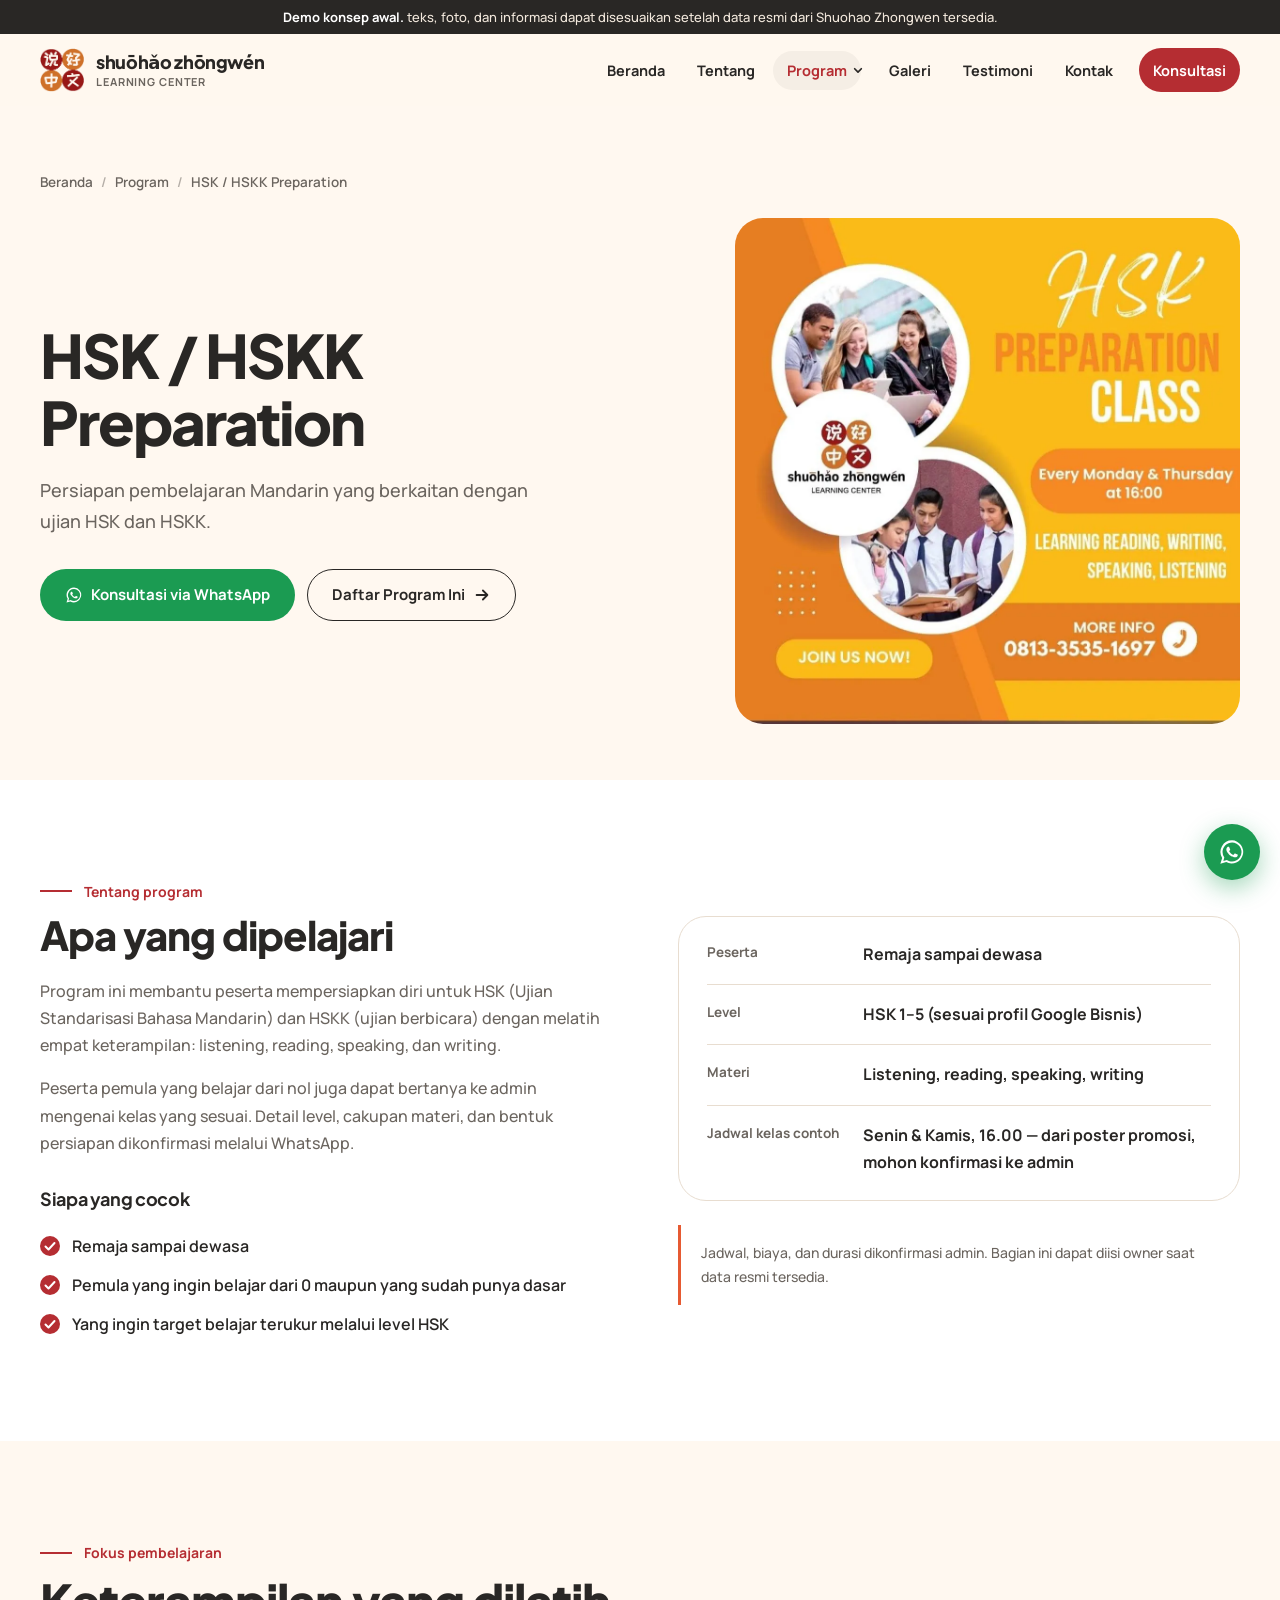
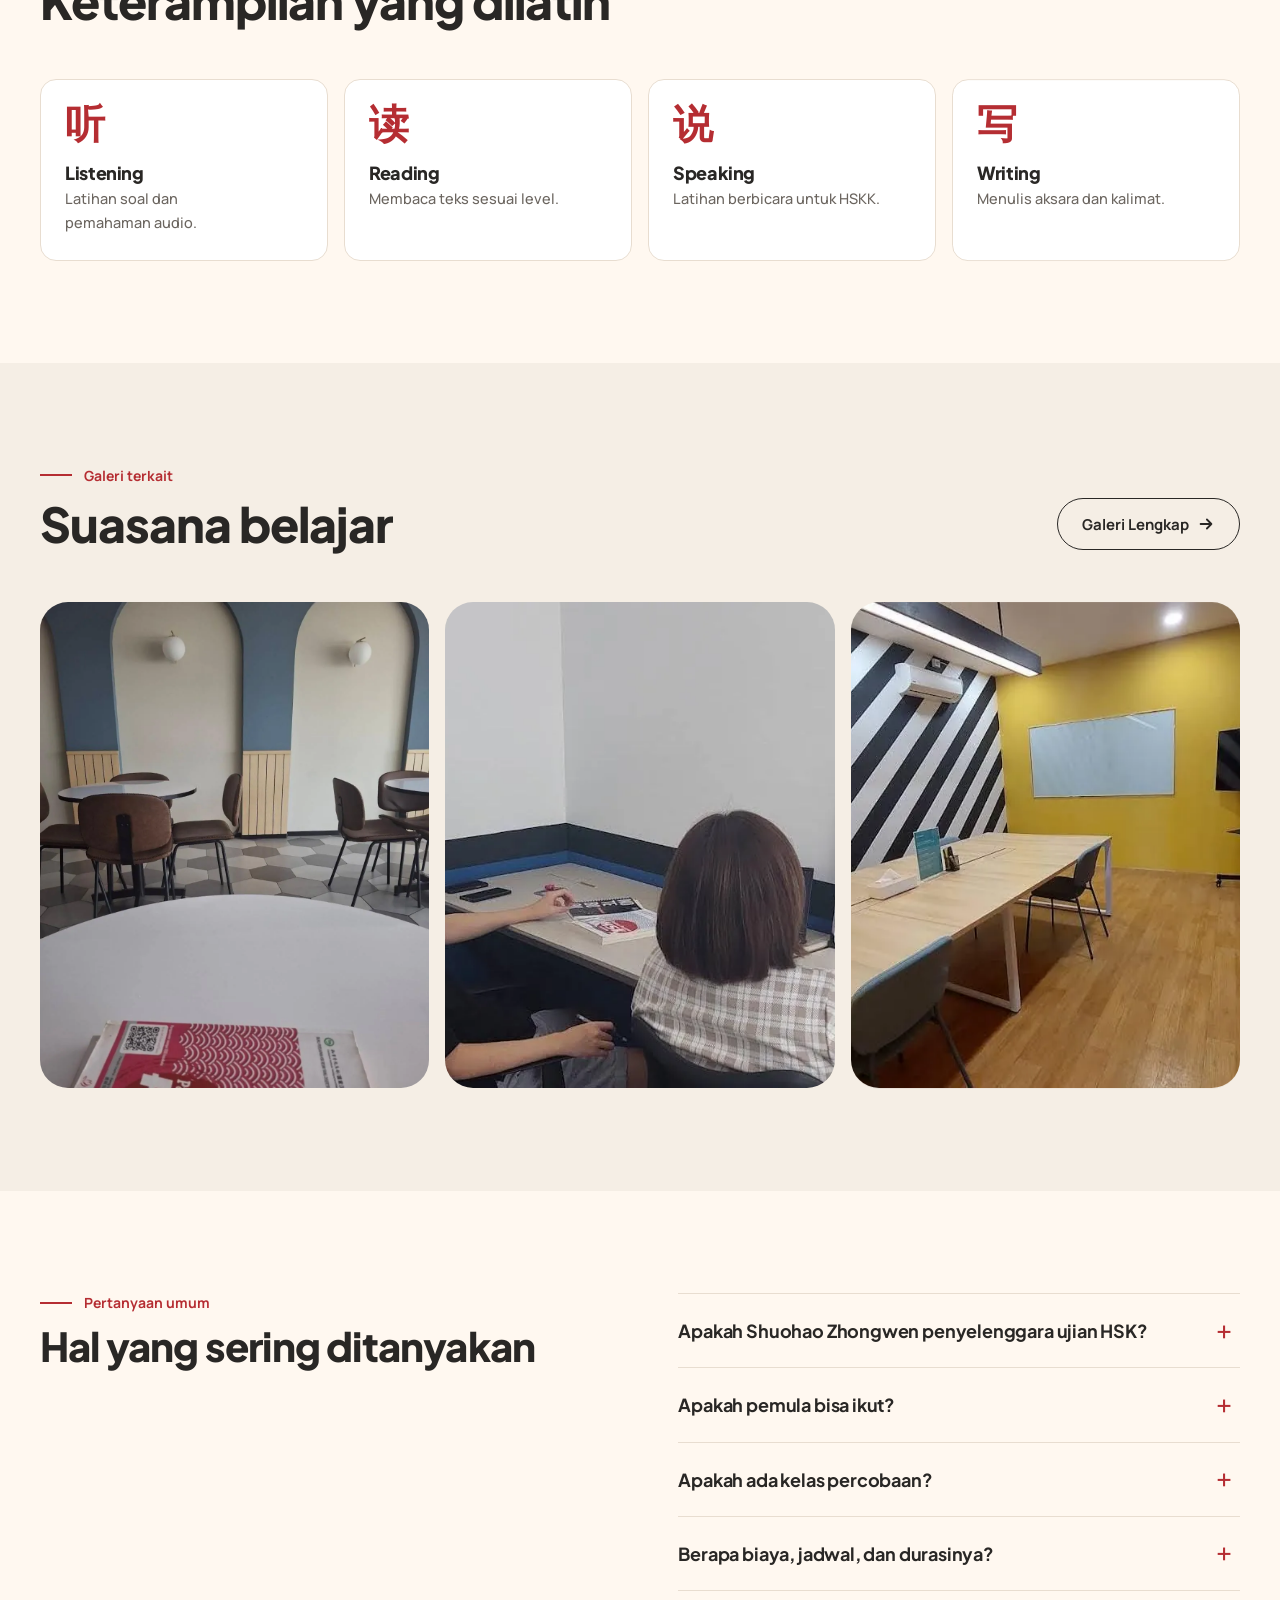
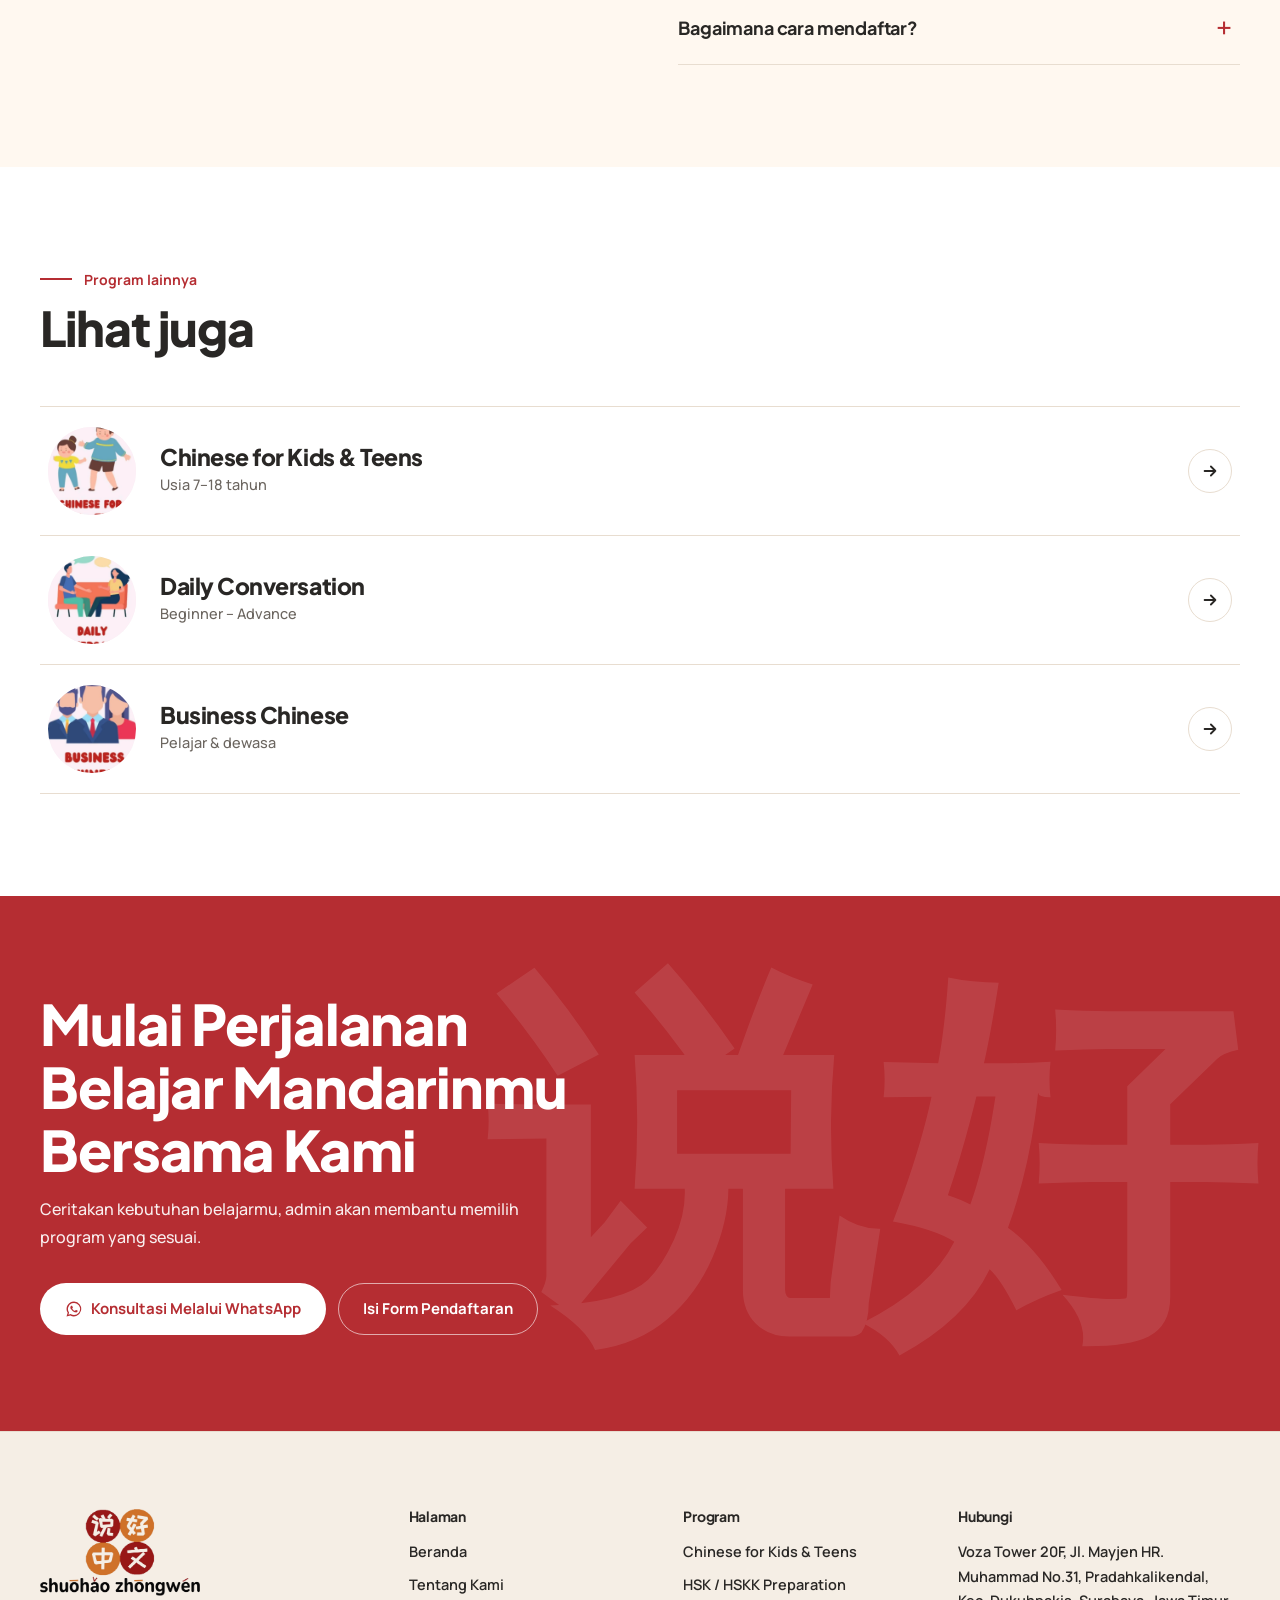
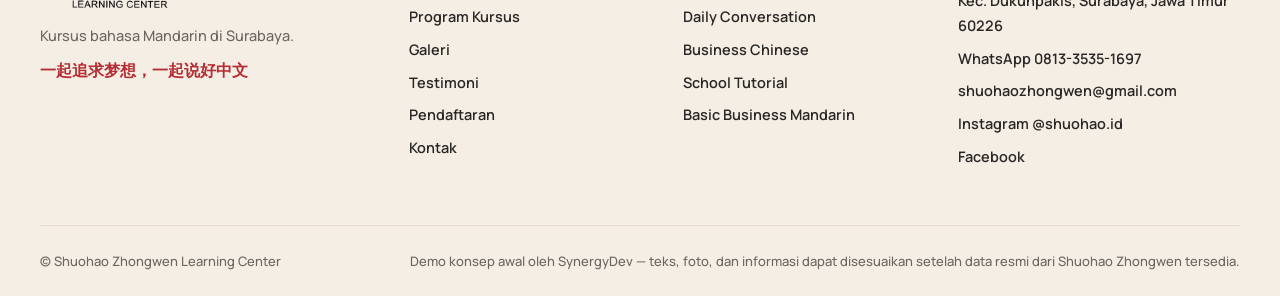
<file: program-hsk-hskk.html>
<!doctype html>
<html lang="id">
<head>
<meta charset="utf-8">
<meta name="viewport" content="width=device-width,initial-scale=1">
<title>HSK / HSKK Preparation | Shuohao Zhongwen Surabaya</title>
<meta name="description" content="HSK / HSKK Preparation di Shuohao Zhongwen Surabaya. Persiapan pembelajaran Mandarin yang berkaitan dengan ujian HSK dan HSKK. Konsultasikan level, jadwal, dan biaya melalui WhatsApp.">
<meta name="theme-color" content="#B52D32">
<meta property="og:type" content="website"><meta property="og:locale" content="id_ID">
<meta property="og:site_name" content="Shuohao Zhongwen Learning Center">
<meta property="og:title" content="HSK / HSKK Preparation | Shuohao Zhongwen Surabaya">
<meta property="og:description" content="HSK / HSKK Preparation di Shuohao Zhongwen Surabaya. Persiapan pembelajaran Mandarin yang berkaitan dengan ujian HSK dan HSKK. Konsultasikan level, jadwal, dan biaya melalui WhatsApp.">
<meta property="og:image" content="assets/img/og.jpg">
<meta name="twitter:card" content="summary_large_image">

<link rel="icon" type="image/png" href="assets/img/favicon.png">
<link rel="apple-touch-icon" href="assets/img/apple-touch-icon.png">
<link rel="stylesheet" href="assets/css/style.css">
</head>
<body>
<a class="skip" href="#main">Langsung ke konten</a>
<div class="demo-bar"><b>Demo konsep awal.</b> teks, foto, dan informasi dapat disesuaikan setelah data resmi dari Shuohao Zhongwen tersedia.</div>
<header class="site-header"><div class="wrap bar">
<a class="brand" href="index.html" aria-label="Shuohao Zhongwen Learning Center — beranda"><img src="assets/img/emblem.png" alt="" width="44" height="44"><span class="brand-t"><b>shuōhǎo zhōngwén</b><small>LEARNING CENTER</small></span></a>
<button class="burger" aria-label="Buka menu" aria-expanded="false" aria-controls="nav"><span></span></button>
<nav class="nav" id="nav" aria-label="Utama">
<a href="index.html">Beranda</a><a href="tentang.html">Tentang</a>
<div class="has-dd"><a href="program.html" aria-current="page">Program</a><button aria-label="Buka daftar program" aria-expanded="false"><svg class="chev" viewBox="0 0 12 12" fill="none" stroke="currentColor" stroke-width="2" stroke-linecap="round" stroke-linejoin="round" aria-hidden="true"><path d="M2 4.5l4 4 4-4"/></svg></button><div class="dd"><a href="program-kids-teens.html">Chinese for Kids & Teens</a><a href="program-hsk-hskk.html">HSK / HSKK Preparation</a><a href="program-daily-conversation.html">Daily Conversation</a><a href="program-business-chinese.html">Business Chinese</a><a href="program-school-tutorial.html">School Tutorial</a><a href="program-basic-business-mandarin.html">Basic Business Mandarin</a></div></div>
<a href="galeri.html">Galeri</a><a href="testimoni.html">Testimoni</a><a href="kontak.html">Kontak</a>
<a class="btn btn-red btn-sm" href="pendaftaran.html">Konsultasi</a>
</nav></div></header>
<main id="main">

<section class="phero"><div class="wrap">
<ol class="crumb" aria-label="Breadcrumb"><li><a href="index.html">Beranda</a></li><li><a href="program.html">Program</a></li><li>HSK / HSKK Preparation</li></ol>
<div class="dhero" data-hero><div><h1 style="font-size:clamp(34px,5vw,60px);font-weight:800;letter-spacing:-.035em">HSK / HSKK Preparation</h1><p class="lead" style="margin-top:20px;color:var(--mute);font-size:18px;max-width:46ch">Persiapan pembelajaran Mandarin yang berkaitan dengan ujian HSK dan HSKK.</p>
<div class="hero-cta"><a class="btn btn-wa" href="https://wa.me/6281335351697?text=Halo%20Shuohao%20Zhongwen%2C%20saya%20ingin%20bertanya%20mengenai%20program%20HSK%20/%20HSKK%20Preparation." target="_blank" rel="noopener"><svg viewBox="0 0 24 24" fill="currentColor" aria-hidden="true"><path d="M12.04 2a9.9 9.9 0 0 0-8.46 15.05L2 22l5.1-1.34A9.9 9.9 0 1 0 12.04 2Zm0 18.1c-1.5 0-2.9-.4-4.1-1.1l-.3-.18-3.03.8.8-2.95-.2-.3a8.1 8.1 0 1 1 6.83 3.73Zm4.45-6.06c-.24-.12-1.44-.71-1.66-.79-.22-.08-.39-.12-.55.12-.16.24-.63.79-.77.95-.14.16-.28.18-.52.06-.24-.12-1.02-.38-1.94-1.2-.72-.64-1.2-1.43-1.34-1.67-.14-.24-.02-.37.1-.49.11-.11.24-.28.36-.42.12-.14.16-.24.24-.4.08-.16.04-.3-.02-.42-.06-.12-.55-1.32-.75-1.8-.2-.47-.4-.41-.55-.42h-.47c-.16 0-.42.06-.64.3-.22.24-.84.82-.84 2s.86 2.32.98 2.48c.12.16 1.69 2.58 4.1 3.62.57.25 1.02.4 1.37.5.58.18 1.1.16 1.51.1.46-.07 1.44-.59 1.64-1.16.2-.57.2-1.06.14-1.16-.06-.1-.22-.16-.46-.28Z"/></svg>Konsultasi via WhatsApp</a><a class="btn btn-line" href="pendaftaran.html?program=HSK%20/%20HSKK%20Preparation">Daftar Program Ini<svg width="18" height="18" viewBox="0 0 20 20" fill="none" stroke="currentColor" stroke-width="2" stroke-linecap="round" stroke-linejoin="round" aria-hidden="true"><path d="M4 10h12M11 5l5 5-5 5"/></svg></a></div></div>
<div class="vis cover"><img src="assets/img/poster-hsk.webp" alt="HSK / HSKK Preparation" width="1080" height="1076"></div></div></div></section>

<section class="sec sec-white"><div class="wrap split">
<div class="txt"><div class="kicker">Tentang program</div><h2>Apa yang dipelajari</h2><p>Program ini membantu peserta mempersiapkan diri untuk HSK (Ujian Standarisasi Bahasa Mandarin) dan HSKK (ujian berbicara) dengan melatih empat keterampilan: listening, reading, speaking, dan writing.</p><p>Peserta pemula yang belajar dari nol juga dapat bertanya ke admin mengenai kelas yang sesuai. Detail level, cakupan materi, dan bentuk persiapan dikonfirmasi melalui WhatsApp.</p>
<h3 style="font-size:18px;margin-top:32px">Siapa yang cocok</h3><ul class="checks"><li>Remaja sampai dewasa</li><li>Pemula yang ingin belajar dari 0 maupun yang sudah punya dasar</li><li>Yang ingin target belajar terukur melalui level HSK</li></ul></div>
<div><div class="infobox"><dl><div class='row'><dt>Peserta</dt><dd>Remaja sampai dewasa</dd></div><div class='row'><dt>Level</dt><dd>HSK 1–5 (sesuai profil Google Bisnis)</dd></div><div class='row'><dt>Materi</dt><dd>Listening, reading, speaking, writing</dd></div><div class='row'><dt>Jadwal kelas contoh</dt><dd>Senin & Kamis, 16.00 — dari poster promosi, mohon konfirmasi ke admin</dd></div></dl></div><div class="note">Jadwal, biaya, dan durasi dikonfirmasi admin. Bagian ini dapat diisi owner saat data resmi tersedia.</div></div>
</div></section>

<section class="sec"><div class="wrap"><div class="sec-head"><div><div class="kicker">Fokus pembelajaran</div><h2>Keterampilan yang dilatih</h2></div></div><div class="focus" data-stagger><div><span class="zh" aria-hidden="true">听</span><h3>Listening</h3><p>Latihan soal dan pemahaman audio.</p></div><div><span class="zh" aria-hidden="true">读</span><h3>Reading</h3><p>Membaca teks sesuai level.</p></div><div><span class="zh" aria-hidden="true">说</span><h3>Speaking</h3><p>Latihan berbicara untuk HSKK.</p></div><div><span class="zh" aria-hidden="true">写</span><h3>Writing</h3><p>Menulis aksara dan kalimat.</p></div></div></div></section>

<section class="sec sec-beige"><div class="wrap"><div class="sec-head"><div><div class="kicker">Galeri terkait</div><h2>Suasana belajar</h2></div><a class="btn btn-line" href="galeri.html">Galeri Lengkap<svg width="18" height="18" viewBox="0 0 20 20" fill="none" stroke="currentColor" stroke-width="2" stroke-linecap="round" stroke-linejoin="round" aria-hidden="true"><path d="M4 10h12M11 5l5 5-5 5"/></svg></a></div><div class="mini" data-stagger><figure class="fig"><img src="assets/img/ruang-kafe.webp" alt="Dokumentasi Shuohao Zhongwen" width="1080" height="1433" loading=lazy decoding=async></figure><figure class="fig"><img src="assets/img/siswa-papan.webp" alt="Dokumentasi Shuohao Zhongwen" width="1080" height="600" loading=lazy decoding=async></figure><figure class="fig"><img src="assets/img/ruang-meeting.webp" alt="Dokumentasi Shuohao Zhongwen" width="1080" height="606" loading=lazy decoding=async></figure></div></div></section>

<section class="sec"><div class="wrap split" style="align-items:start"><div class="txt"><div class="kicker">Pertanyaan umum</div><h2>Hal yang sering ditanyakan</h2></div><div class="faq"><details><summary>Apakah Shuohao Zhongwen penyelenggara ujian HSK?</summary><p>Program ini adalah persiapan belajar. Untuk informasi pendaftaran ujian resmi HSK/HSKK, silakan tanyakan langsung ke admin.</p></details><details><summary>Apakah pemula bisa ikut?</summary><p>Profil Google Bisnis menyebut kelas tersedia bagi pemula yang ingin belajar dari 0. Admin akan membantu menentukan level awal.</p></details><details><summary>Apakah ada kelas percobaan?</summary><p>Profil Google Bisnis menyebut free trial class. Ketersediaannya dapat ditanyakan ke admin.</p></details><details><summary>Berapa biaya, jadwal, dan durasinya?</summary><p>Dikonfirmasi admin sesuai level dan jenis kelas. Informasi ini belum dicantumkan di demo.</p></details><details><summary>Bagaimana cara mendaftar?</summary><p>Klik tombol konsultasi atau isi form pendaftaran. Pesan ke WhatsApp admin akan tersusun otomatis.</p></details></div></div></section>

<section class="sec sec-white"><div class="wrap"><div class="sec-head"><div><div class="kicker">Program lainnya</div><h2>Lihat juga</h2></div></div><ul class="plist"><li><a href="program-kids-teens.html"><span class="th"><img src="assets/img/ill-kids.webp" alt="Chinese for Kids &amp; Teens" width="1200" height="800" loading=lazy decoding=async></span><span><h3>Chinese for Kids & Teens</h3><p>Usia 7–18 tahun</p></span><span class="arrow"><svg width="18" height="18" viewBox="0 0 20 20" fill="none" stroke="currentColor" stroke-width="2" stroke-linecap="round" stroke-linejoin="round" aria-hidden="true"><path d="M4 10h12M11 5l5 5-5 5"/></svg></span></a></li><li><a href="program-daily-conversation.html"><span class="th"><img src="assets/img/ill-daily.webp" alt="Daily Conversation" width="1200" height="800" loading=lazy decoding=async></span><span><h3>Daily Conversation</h3><p>Beginner – Advance</p></span><span class="arrow"><svg width="18" height="18" viewBox="0 0 20 20" fill="none" stroke="currentColor" stroke-width="2" stroke-linecap="round" stroke-linejoin="round" aria-hidden="true"><path d="M4 10h12M11 5l5 5-5 5"/></svg></span></a></li><li><a href="program-business-chinese.html"><span class="th"><img src="assets/img/ill-business.webp" alt="Business Chinese" width="1200" height="800" loading=lazy decoding=async></span><span><h3>Business Chinese</h3><p>Pelajar & dewasa</p></span><span class="arrow"><svg width="18" height="18" viewBox="0 0 20 20" fill="none" stroke="currentColor" stroke-width="2" stroke-linecap="round" stroke-linejoin="round" aria-hidden="true"><path d="M4 10h12M11 5l5 5-5 5"/></svg></span></a></li></ul></div></section>
<section class="cta"><div class="zh-bg zh" aria-hidden="true">说好</div><div class="wrap"><h2>Mulai Perjalanan Belajar Mandarinmu Bersama Kami</h2><p>Ceritakan kebutuhan belajarmu, admin akan membantu memilih program yang sesuai.</p>
<div class="hero-cta"><a class="btn btn-light" href="https://wa.me/6281335351697?text=Halo%20Shuohao%20Zhongwen%2C%20saya%20ingin%20bertanya%20mengenai%20program%20kursus%20Mandarin." target="_blank" rel="noopener"><svg viewBox="0 0 24 24" fill="currentColor" aria-hidden="true"><path d="M12.04 2a9.9 9.9 0 0 0-8.46 15.05L2 22l5.1-1.34A9.9 9.9 0 1 0 12.04 2Zm0 18.1c-1.5 0-2.9-.4-4.1-1.1l-.3-.18-3.03.8.8-2.95-.2-.3a8.1 8.1 0 1 1 6.83 3.73Zm4.45-6.06c-.24-.12-1.44-.71-1.66-.79-.22-.08-.39-.12-.55.12-.16.24-.63.79-.77.95-.14.16-.28.18-.52.06-.24-.12-1.02-.38-1.94-1.2-.72-.64-1.2-1.43-1.34-1.67-.14-.24-.02-.37.1-.49.11-.11.24-.28.36-.42.12-.14.16-.24.24-.4.08-.16.04-.3-.02-.42-.06-.12-.55-1.32-.75-1.8-.2-.47-.4-.41-.55-.42h-.47c-.16 0-.42.06-.64.3-.22.24-.84.82-.84 2s.86 2.32.98 2.48c.12.16 1.69 2.58 4.1 3.62.57.25 1.02.4 1.37.5.58.18 1.1.16 1.51.1.46-.07 1.44-.59 1.64-1.16.2-.57.2-1.06.14-1.16-.06-.1-.22-.16-.46-.28Z"/></svg>Konsultasi Melalui WhatsApp</a><a class="btn btn-ghost-w" href="pendaftaran.html">Isi Form Pendaftaran</a></div></div></section>
</main>
<footer class="foot"><div class="wrap">
<div class="foot-grid">
<div><img class="lg" src="assets/img/logo-stacked.png" alt="Shuohao Zhongwen Learning Center" width="160" height="100" loading="lazy"><p>Kursus bahasa Mandarin di Surabaya.<span class="zh zh-line">一起追求梦想，一起说好中文</span></p></div>
<div><h4>Halaman</h4><ul><li><a href="index.html">Beranda</a></li><li><a href="tentang.html">Tentang Kami</a></li><li><a href="program.html">Program Kursus</a></li><li><a href="galeri.html">Galeri</a></li><li><a href="testimoni.html">Testimoni</a></li><li><a href="pendaftaran.html">Pendaftaran</a></li><li><a href="kontak.html">Kontak</a></li></ul></div>
<div><h4>Program</h4><ul><li><a href="program-kids-teens.html">Chinese for Kids & Teens</a></li><li><a href="program-hsk-hskk.html">HSK / HSKK Preparation</a></li><li><a href="program-daily-conversation.html">Daily Conversation</a></li><li><a href="program-business-chinese.html">Business Chinese</a></li><li><a href="program-school-tutorial.html">School Tutorial</a></li><li><a href="program-basic-business-mandarin.html">Basic Business Mandarin</a></li></ul></div>
<div><h4>Hubungi</h4><ul><li>Voza Tower 20F, Jl. Mayjen HR. Muhammad No.31, Pradahkalikendal, Kec. Dukuhpakis, Surabaya, Jawa Timur 60226</li><li><a href="https://wa.me/6281335351697" target="_blank" rel="noopener">WhatsApp 0813-3535-1697</a></li><li><a href="mailto:shuohaozhongwen@gmail.com">shuohaozhongwen@gmail.com</a></li><li><a href="https://www.instagram.com/shuohao.id/" target="_blank" rel="noopener">Instagram @shuohao.id</a></li><li><a href="https://www.facebook.com/share/1A3za5C1KK/" target="_blank" rel="noopener">Facebook</a></li></ul></div>
</div>
<div class="foot-bot"><span>© Shuohao Zhongwen Learning Center</span><span>Demo konsep awal oleh SynergyDev — teks, foto, dan informasi dapat disesuaikan setelah data resmi dari Shuohao Zhongwen tersedia.</span></div>
</div></footer>
<a class="wa-fab" href="https://wa.me/6281335351697?text=Halo%20Shuohao%20Zhongwen%2C%20saya%20ingin%20bertanya%20mengenai%20program%20kursus%20Mandarin." target="_blank" rel="noopener" aria-label="Konsultasi lewat WhatsApp"><svg viewBox="0 0 24 24" fill="currentColor" aria-hidden="true"><path d="M12.04 2a9.9 9.9 0 0 0-8.46 15.05L2 22l5.1-1.34A9.9 9.9 0 1 0 12.04 2Zm0 18.1c-1.5 0-2.9-.4-4.1-1.1l-.3-.18-3.03.8.8-2.95-.2-.3a8.1 8.1 0 1 1 6.83 3.73Zm4.45-6.06c-.24-.12-1.44-.71-1.66-.79-.22-.08-.39-.12-.55.12-.16.24-.63.79-.77.95-.14.16-.28.18-.52.06-.24-.12-1.02-.38-1.94-1.2-.72-.64-1.2-1.43-1.34-1.67-.14-.24-.02-.37.1-.49.11-.11.24-.28.36-.42.12-.14.16-.24.24-.4.08-.16.04-.3-.02-.42-.06-.12-.55-1.32-.75-1.8-.2-.47-.4-.41-.55-.42h-.47c-.16 0-.42.06-.64.3-.22.24-.84.82-.84 2s.86 2.32.98 2.48c.12.16 1.69 2.58 4.1 3.62.57.25 1.02.4 1.37.5.58.18 1.1.16 1.51.1.46-.07 1.44-.59 1.64-1.16.2-.57.2-1.06.14-1.16-.06-.1-.22-.16-.46-.28Z"/></svg></a>

<script src="assets/js/config.js"></script>
<script src="assets/vendor/gsap.min.js" defer></script>
<script src="assets/vendor/ScrollTrigger.min.js" defer></script>
<script src="assets/js/app.js" defer></script>
</body></html>
</file>
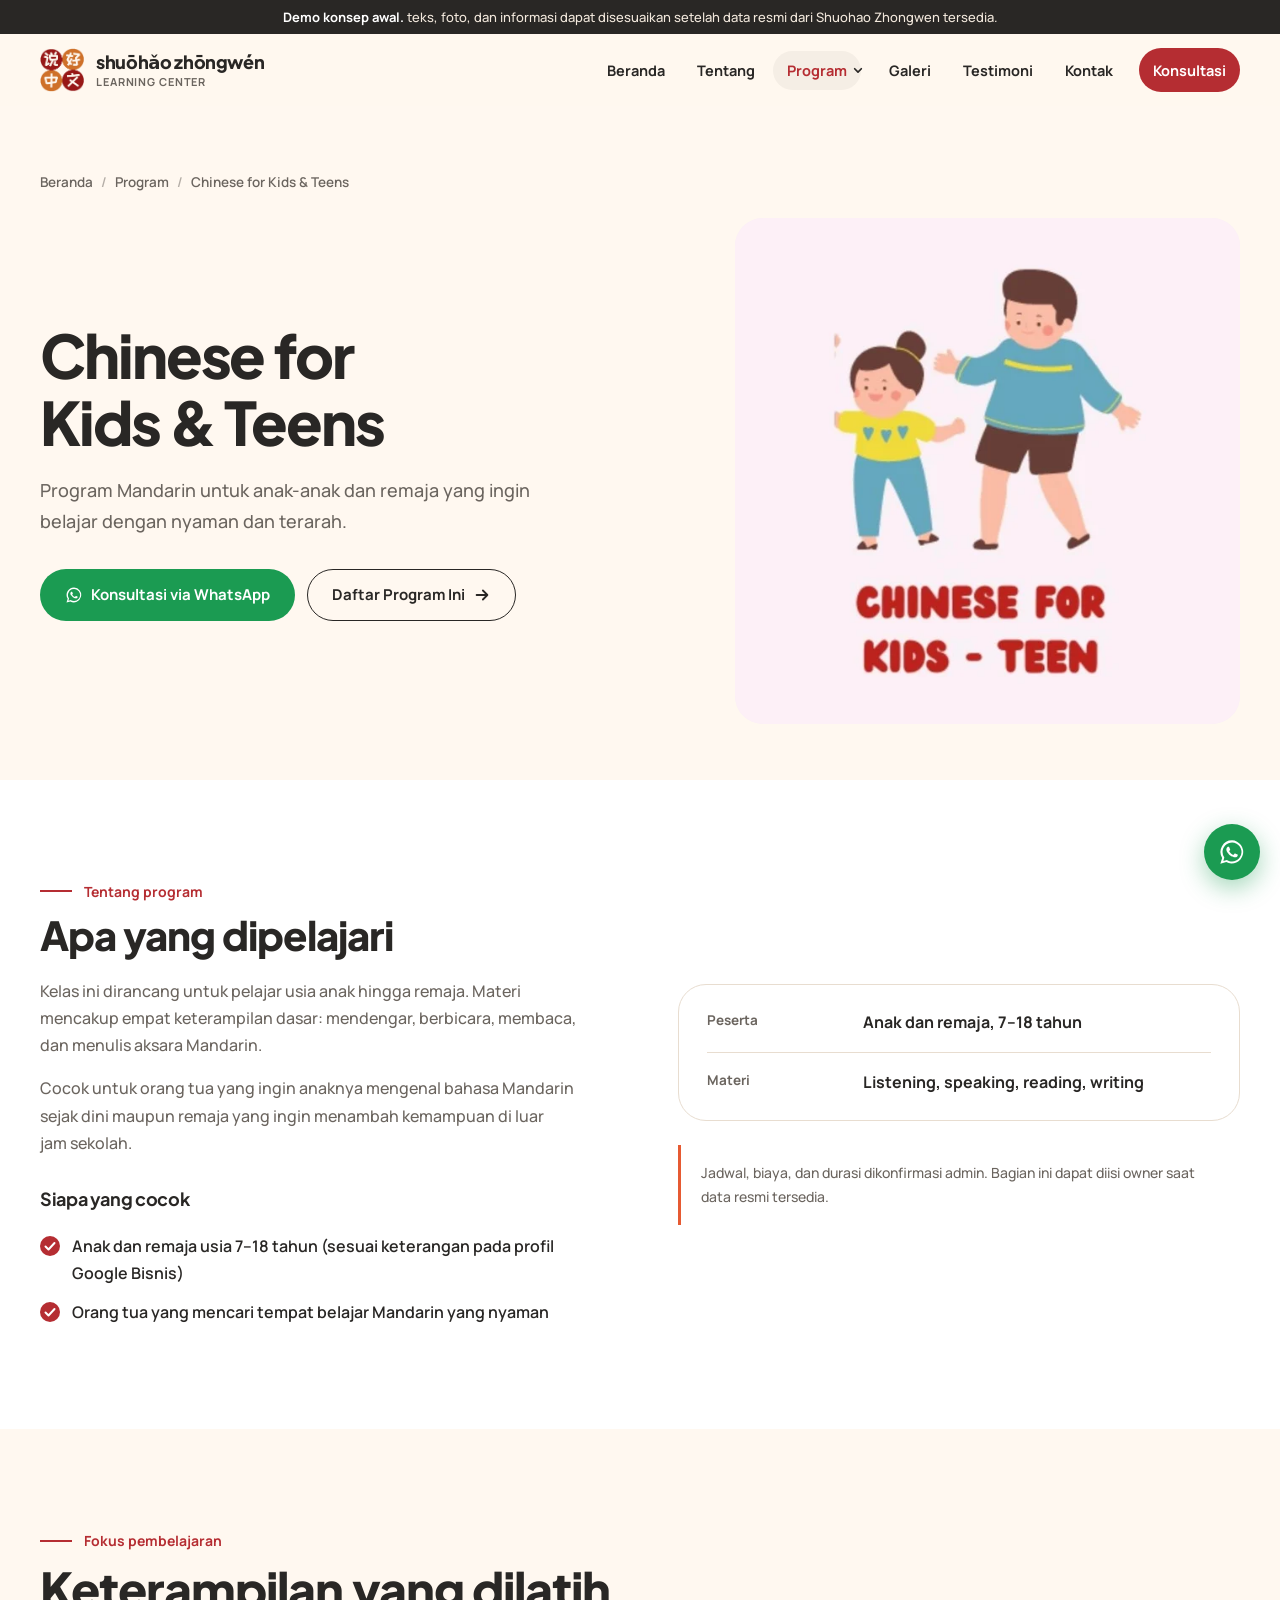
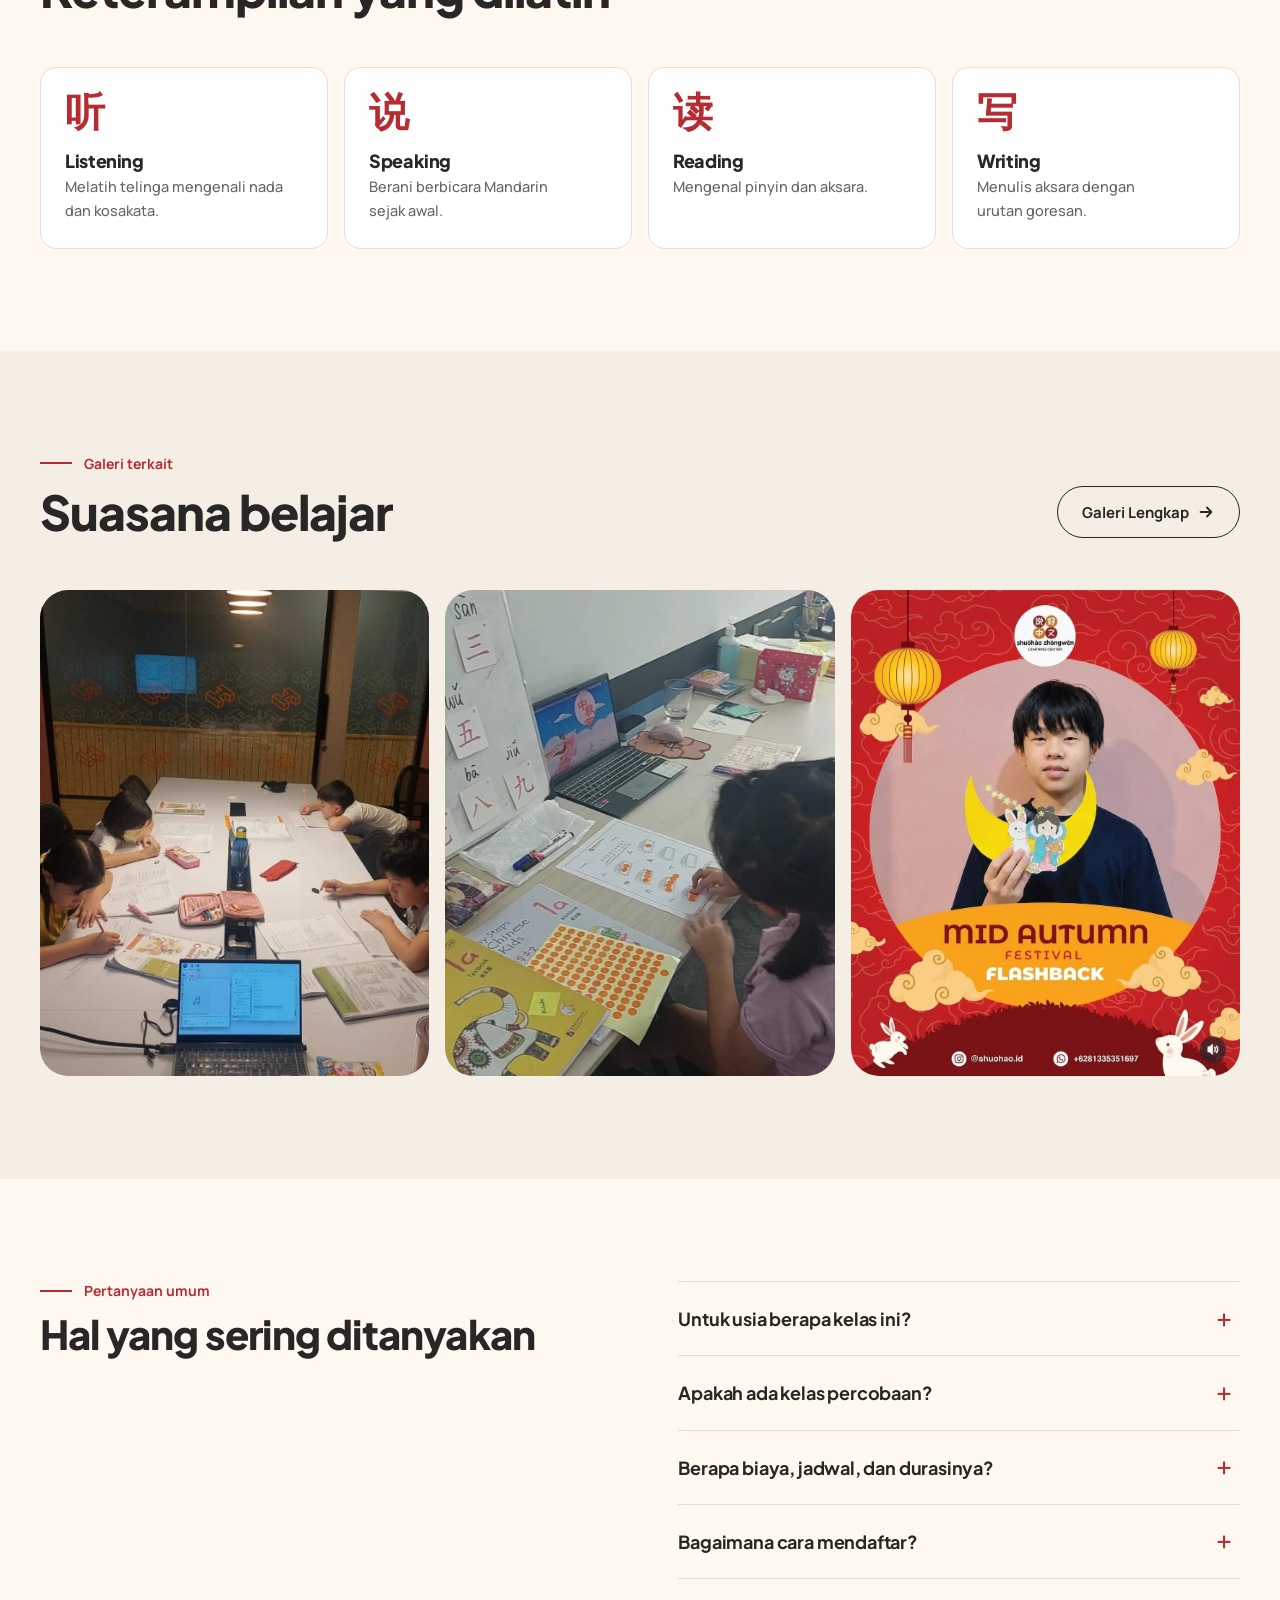
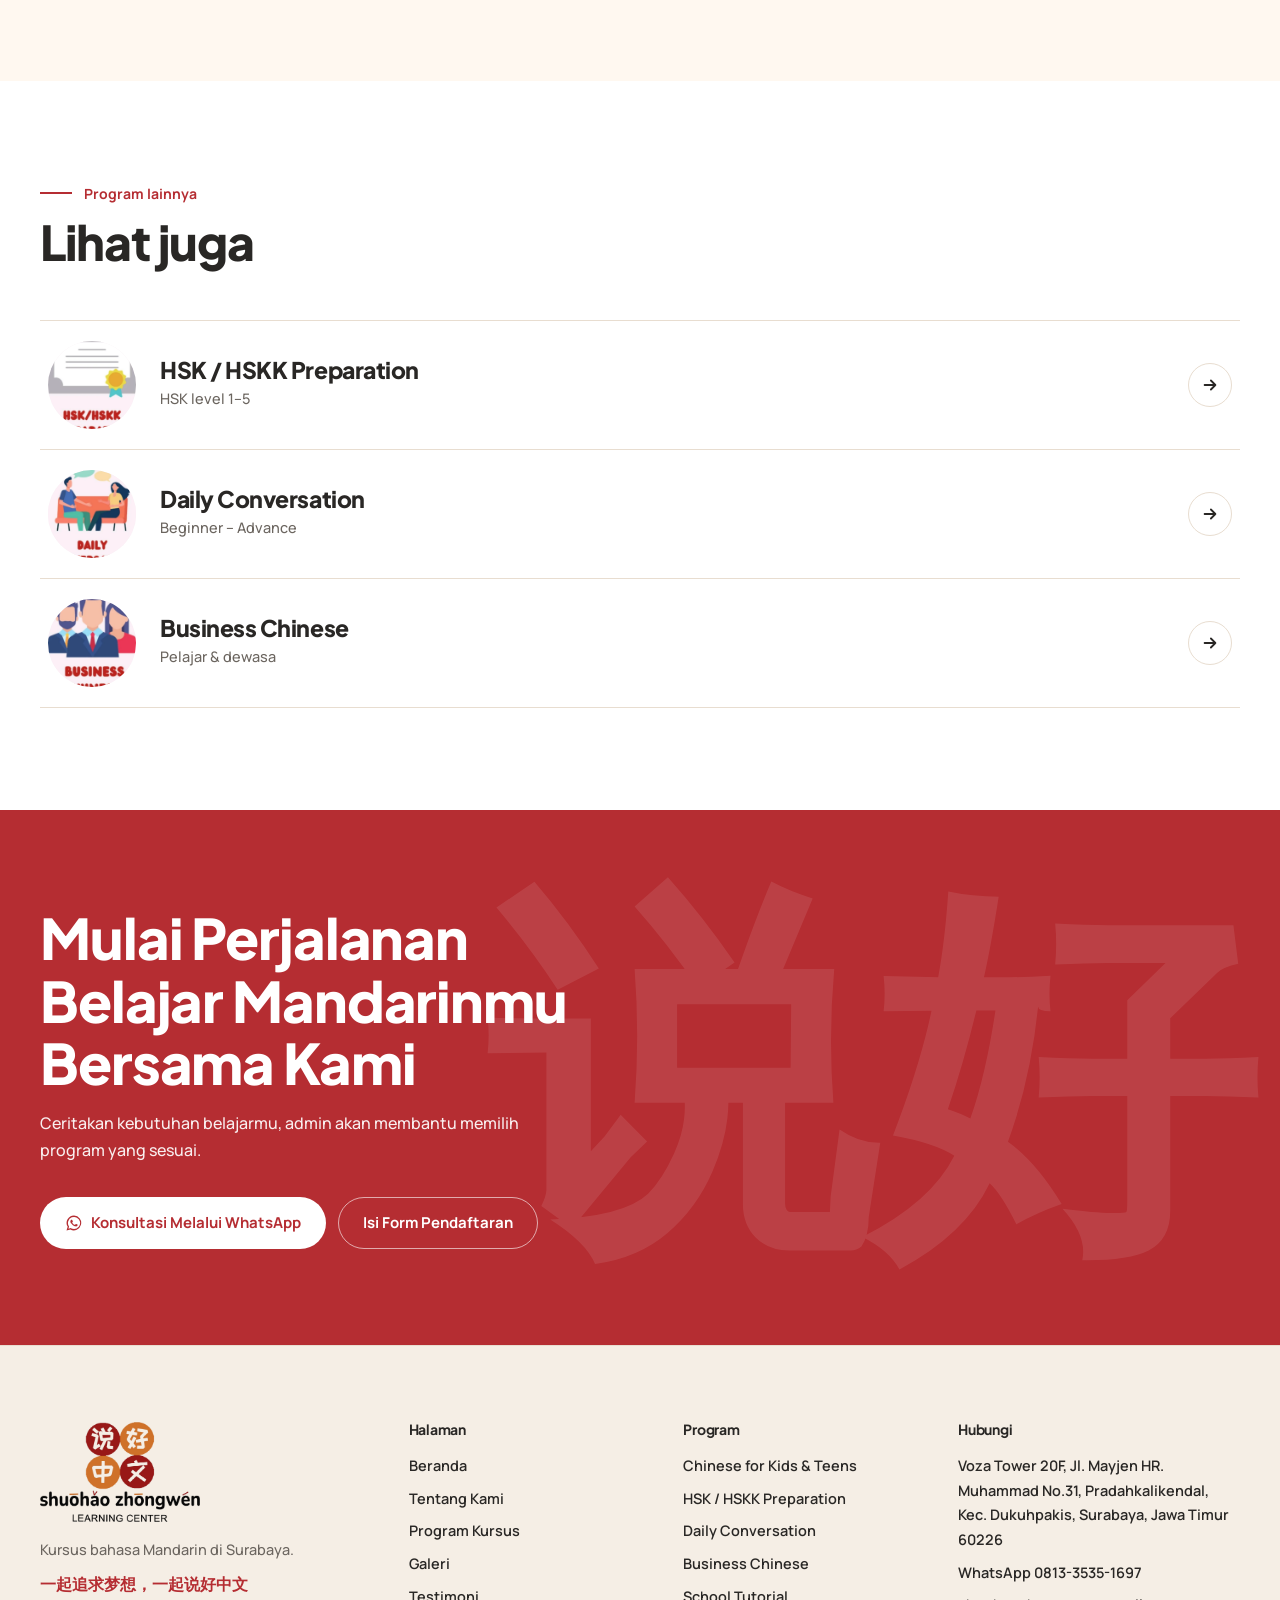
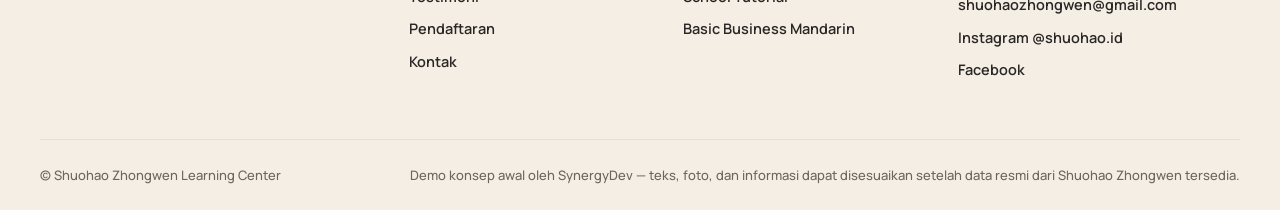
<file: program-kids-teens.html>
<!doctype html>
<html lang="id">
<head>
<meta charset="utf-8">
<meta name="viewport" content="width=device-width,initial-scale=1">
<title>Chinese for Kids &amp; Teens | Shuohao Zhongwen Surabaya</title>
<meta name="description" content="Chinese for Kids &amp; Teens di Shuohao Zhongwen Surabaya. Program Mandarin untuk anak-anak dan remaja yang ingin belajar dengan nyaman dan terarah. Konsultasikan level, jadwal, dan biaya melalui WhatsApp.">
<meta name="theme-color" content="#B52D32">
<meta property="og:type" content="website"><meta property="og:locale" content="id_ID">
<meta property="og:site_name" content="Shuohao Zhongwen Learning Center">
<meta property="og:title" content="Chinese for Kids &amp; Teens | Shuohao Zhongwen Surabaya">
<meta property="og:description" content="Chinese for Kids &amp; Teens di Shuohao Zhongwen Surabaya. Program Mandarin untuk anak-anak dan remaja yang ingin belajar dengan nyaman dan terarah. Konsultasikan level, jadwal, dan biaya melalui WhatsApp.">
<meta property="og:image" content="assets/img/og.jpg">
<meta name="twitter:card" content="summary_large_image">

<link rel="icon" type="image/png" href="assets/img/favicon.png">
<link rel="apple-touch-icon" href="assets/img/apple-touch-icon.png">
<link rel="stylesheet" href="assets/css/style.css">
</head>
<body>
<a class="skip" href="#main">Langsung ke konten</a>
<div class="demo-bar"><b>Demo konsep awal.</b> teks, foto, dan informasi dapat disesuaikan setelah data resmi dari Shuohao Zhongwen tersedia.</div>
<header class="site-header"><div class="wrap bar">
<a class="brand" href="index.html" aria-label="Shuohao Zhongwen Learning Center — beranda"><img src="assets/img/emblem.png" alt="" width="44" height="44"><span class="brand-t"><b>shuōhǎo zhōngwén</b><small>LEARNING CENTER</small></span></a>
<button class="burger" aria-label="Buka menu" aria-expanded="false" aria-controls="nav"><span></span></button>
<nav class="nav" id="nav" aria-label="Utama">
<a href="index.html">Beranda</a><a href="tentang.html">Tentang</a>
<div class="has-dd"><a href="program.html" aria-current="page">Program</a><button aria-label="Buka daftar program" aria-expanded="false"><svg class="chev" viewBox="0 0 12 12" fill="none" stroke="currentColor" stroke-width="2" stroke-linecap="round" stroke-linejoin="round" aria-hidden="true"><path d="M2 4.5l4 4 4-4"/></svg></button><div class="dd"><a href="program-kids-teens.html">Chinese for Kids & Teens</a><a href="program-hsk-hskk.html">HSK / HSKK Preparation</a><a href="program-daily-conversation.html">Daily Conversation</a><a href="program-business-chinese.html">Business Chinese</a><a href="program-school-tutorial.html">School Tutorial</a><a href="program-basic-business-mandarin.html">Basic Business Mandarin</a></div></div>
<a href="galeri.html">Galeri</a><a href="testimoni.html">Testimoni</a><a href="kontak.html">Kontak</a>
<a class="btn btn-red btn-sm" href="pendaftaran.html">Konsultasi</a>
</nav></div></header>
<main id="main">

<section class="phero"><div class="wrap">
<ol class="crumb" aria-label="Breadcrumb"><li><a href="index.html">Beranda</a></li><li><a href="program.html">Program</a></li><li>Chinese for Kids & Teens</li></ol>
<div class="dhero" data-hero><div><h1 style="font-size:clamp(34px,5vw,60px);font-weight:800;letter-spacing:-.035em">Chinese for Kids & Teens</h1><p class="lead" style="margin-top:20px;color:var(--mute);font-size:18px;max-width:46ch">Program Mandarin untuk anak-anak dan remaja yang ingin belajar dengan nyaman dan terarah.</p>
<div class="hero-cta"><a class="btn btn-wa" href="https://wa.me/6281335351697?text=Halo%20Shuohao%20Zhongwen%2C%20saya%20ingin%20bertanya%20mengenai%20program%20Chinese%20for%20Kids%20%26%20Teens." target="_blank" rel="noopener"><svg viewBox="0 0 24 24" fill="currentColor" aria-hidden="true"><path d="M12.04 2a9.9 9.9 0 0 0-8.46 15.05L2 22l5.1-1.34A9.9 9.9 0 1 0 12.04 2Zm0 18.1c-1.5 0-2.9-.4-4.1-1.1l-.3-.18-3.03.8.8-2.95-.2-.3a8.1 8.1 0 1 1 6.83 3.73Zm4.45-6.06c-.24-.12-1.44-.71-1.66-.79-.22-.08-.39-.12-.55.12-.16.24-.63.79-.77.95-.14.16-.28.18-.52.06-.24-.12-1.02-.38-1.94-1.2-.72-.64-1.2-1.43-1.34-1.67-.14-.24-.02-.37.1-.49.11-.11.24-.28.36-.42.12-.14.16-.24.24-.4.08-.16.04-.3-.02-.42-.06-.12-.55-1.32-.75-1.8-.2-.47-.4-.41-.55-.42h-.47c-.16 0-.42.06-.64.3-.22.24-.84.82-.84 2s.86 2.32.98 2.48c.12.16 1.69 2.58 4.1 3.62.57.25 1.02.4 1.37.5.58.18 1.1.16 1.51.1.46-.07 1.44-.59 1.64-1.16.2-.57.2-1.06.14-1.16-.06-.1-.22-.16-.46-.28Z"/></svg>Konsultasi via WhatsApp</a><a class="btn btn-line" href="pendaftaran.html?program=Chinese%20for%20Kids%20%26%20Teens">Daftar Program Ini<svg width="18" height="18" viewBox="0 0 20 20" fill="none" stroke="currentColor" stroke-width="2" stroke-linecap="round" stroke-linejoin="round" aria-hidden="true"><path d="M4 10h12M11 5l5 5-5 5"/></svg></a></div></div>
<div class="vis"><img src="assets/img/ill-kids.webp" alt="Chinese for Kids &amp; Teens" width="1200" height="800"></div></div></div></section>

<section class="sec sec-white"><div class="wrap split">
<div class="txt"><div class="kicker">Tentang program</div><h2>Apa yang dipelajari</h2><p>Kelas ini dirancang untuk pelajar usia anak hingga remaja. Materi mencakup empat keterampilan dasar: mendengar, berbicara, membaca, dan menulis aksara Mandarin.</p><p>Cocok untuk orang tua yang ingin anaknya mengenal bahasa Mandarin sejak dini maupun remaja yang ingin menambah kemampuan di luar jam sekolah.</p>
<h3 style="font-size:18px;margin-top:32px">Siapa yang cocok</h3><ul class="checks"><li>Anak dan remaja usia 7–18 tahun (sesuai keterangan pada profil Google Bisnis)</li><li>Orang tua yang mencari tempat belajar Mandarin yang nyaman</li></ul></div>
<div><div class="infobox"><dl><div class='row'><dt>Peserta</dt><dd>Anak dan remaja, 7–18 tahun</dd></div><div class='row'><dt>Materi</dt><dd>Listening, speaking, reading, writing</dd></div></dl></div><div class="note">Jadwal, biaya, dan durasi dikonfirmasi admin. Bagian ini dapat diisi owner saat data resmi tersedia.</div></div>
</div></section>

<section class="sec"><div class="wrap"><div class="sec-head"><div><div class="kicker">Fokus pembelajaran</div><h2>Keterampilan yang dilatih</h2></div></div><div class="focus" data-stagger><div><span class="zh" aria-hidden="true">听</span><h3>Listening</h3><p>Melatih telinga mengenali nada dan kosakata.</p></div><div><span class="zh" aria-hidden="true">说</span><h3>Speaking</h3><p>Berani berbicara Mandarin sejak awal.</p></div><div><span class="zh" aria-hidden="true">读</span><h3>Reading</h3><p>Mengenal pinyin dan aksara.</p></div><div><span class="zh" aria-hidden="true">写</span><h3>Writing</h3><p>Menulis aksara dengan urutan goresan.</p></div></div></div></section>

<section class="sec sec-beige"><div class="wrap"><div class="sec-head"><div><div class="kicker">Galeri terkait</div><h2>Suasana belajar</h2></div><a class="btn btn-line" href="galeri.html">Galeri Lengkap<svg width="18" height="18" viewBox="0 0 20 20" fill="none" stroke="currentColor" stroke-width="2" stroke-linecap="round" stroke-linejoin="round" aria-hidden="true"><path d="M4 10h12M11 5l5 5-5 5"/></svg></a></div><div class="mini" data-stagger><figure class="fig"><img src="assets/img/siswa-meja.webp" alt="Dokumentasi Shuohao Zhongwen" width="906" height="1600" loading=lazy decoding=async></figure><figure class="fig"><img src="assets/img/siswa-kartu.webp" alt="Dokumentasi Shuohao Zhongwen" width="910" height="1600" loading=lazy decoding=async></figure><figure class="fig"><img src="assets/img/ma-1.webp" alt="Dokumentasi Shuohao Zhongwen" width="1080" height="1347" loading=lazy decoding=async></figure></div></div></section>

<section class="sec"><div class="wrap split" style="align-items:start"><div class="txt"><div class="kicker">Pertanyaan umum</div><h2>Hal yang sering ditanyakan</h2></div><div class="faq"><details><summary>Untuk usia berapa kelas ini?</summary><p>Profil Google Bisnis menyebut usia 7–18 tahun. Admin dapat membantu menentukan kelas yang paling sesuai untuk anak Anda.</p></details><details><summary>Apakah ada kelas percobaan?</summary><p>Profil Google Bisnis menyebut free trial class. Ketersediaannya dapat ditanyakan ke admin.</p></details><details><summary>Berapa biaya, jadwal, dan durasinya?</summary><p>Dikonfirmasi admin sesuai level dan jenis kelas. Informasi ini belum dicantumkan di demo.</p></details><details><summary>Bagaimana cara mendaftar?</summary><p>Klik tombol konsultasi atau isi form pendaftaran. Pesan ke WhatsApp admin akan tersusun otomatis.</p></details></div></div></section>

<section class="sec sec-white"><div class="wrap"><div class="sec-head"><div><div class="kicker">Program lainnya</div><h2>Lihat juga</h2></div></div><ul class="plist"><li><a href="program-hsk-hskk.html"><span class="th"><img src="assets/img/ill-hsk.webp" alt="HSK / HSKK Preparation" width="1200" height="800" loading=lazy decoding=async></span><span><h3>HSK / HSKK Preparation</h3><p>HSK level 1–5</p></span><span class="arrow"><svg width="18" height="18" viewBox="0 0 20 20" fill="none" stroke="currentColor" stroke-width="2" stroke-linecap="round" stroke-linejoin="round" aria-hidden="true"><path d="M4 10h12M11 5l5 5-5 5"/></svg></span></a></li><li><a href="program-daily-conversation.html"><span class="th"><img src="assets/img/ill-daily.webp" alt="Daily Conversation" width="1200" height="800" loading=lazy decoding=async></span><span><h3>Daily Conversation</h3><p>Beginner – Advance</p></span><span class="arrow"><svg width="18" height="18" viewBox="0 0 20 20" fill="none" stroke="currentColor" stroke-width="2" stroke-linecap="round" stroke-linejoin="round" aria-hidden="true"><path d="M4 10h12M11 5l5 5-5 5"/></svg></span></a></li><li><a href="program-business-chinese.html"><span class="th"><img src="assets/img/ill-business.webp" alt="Business Chinese" width="1200" height="800" loading=lazy decoding=async></span><span><h3>Business Chinese</h3><p>Pelajar & dewasa</p></span><span class="arrow"><svg width="18" height="18" viewBox="0 0 20 20" fill="none" stroke="currentColor" stroke-width="2" stroke-linecap="round" stroke-linejoin="round" aria-hidden="true"><path d="M4 10h12M11 5l5 5-5 5"/></svg></span></a></li></ul></div></section>
<section class="cta"><div class="zh-bg zh" aria-hidden="true">说好</div><div class="wrap"><h2>Mulai Perjalanan Belajar Mandarinmu Bersama Kami</h2><p>Ceritakan kebutuhan belajarmu, admin akan membantu memilih program yang sesuai.</p>
<div class="hero-cta"><a class="btn btn-light" href="https://wa.me/6281335351697?text=Halo%20Shuohao%20Zhongwen%2C%20saya%20ingin%20bertanya%20mengenai%20program%20kursus%20Mandarin." target="_blank" rel="noopener"><svg viewBox="0 0 24 24" fill="currentColor" aria-hidden="true"><path d="M12.04 2a9.9 9.9 0 0 0-8.46 15.05L2 22l5.1-1.34A9.9 9.9 0 1 0 12.04 2Zm0 18.1c-1.5 0-2.9-.4-4.1-1.1l-.3-.18-3.03.8.8-2.95-.2-.3a8.1 8.1 0 1 1 6.83 3.73Zm4.45-6.06c-.24-.12-1.44-.71-1.66-.79-.22-.08-.39-.12-.55.12-.16.24-.63.79-.77.95-.14.16-.28.18-.52.06-.24-.12-1.02-.38-1.94-1.2-.72-.64-1.2-1.43-1.34-1.67-.14-.24-.02-.37.1-.49.11-.11.24-.28.36-.42.12-.14.16-.24.24-.4.08-.16.04-.3-.02-.42-.06-.12-.55-1.32-.75-1.8-.2-.47-.4-.41-.55-.42h-.47c-.16 0-.42.06-.64.3-.22.24-.84.82-.84 2s.86 2.32.98 2.48c.12.16 1.69 2.58 4.1 3.62.57.25 1.02.4 1.37.5.58.18 1.1.16 1.51.1.46-.07 1.44-.59 1.64-1.16.2-.57.2-1.06.14-1.16-.06-.1-.22-.16-.46-.28Z"/></svg>Konsultasi Melalui WhatsApp</a><a class="btn btn-ghost-w" href="pendaftaran.html">Isi Form Pendaftaran</a></div></div></section>
</main>
<footer class="foot"><div class="wrap">
<div class="foot-grid">
<div><img class="lg" src="assets/img/logo-stacked.png" alt="Shuohao Zhongwen Learning Center" width="160" height="100" loading="lazy"><p>Kursus bahasa Mandarin di Surabaya.<span class="zh zh-line">一起追求梦想，一起说好中文</span></p></div>
<div><h4>Halaman</h4><ul><li><a href="index.html">Beranda</a></li><li><a href="tentang.html">Tentang Kami</a></li><li><a href="program.html">Program Kursus</a></li><li><a href="galeri.html">Galeri</a></li><li><a href="testimoni.html">Testimoni</a></li><li><a href="pendaftaran.html">Pendaftaran</a></li><li><a href="kontak.html">Kontak</a></li></ul></div>
<div><h4>Program</h4><ul><li><a href="program-kids-teens.html">Chinese for Kids & Teens</a></li><li><a href="program-hsk-hskk.html">HSK / HSKK Preparation</a></li><li><a href="program-daily-conversation.html">Daily Conversation</a></li><li><a href="program-business-chinese.html">Business Chinese</a></li><li><a href="program-school-tutorial.html">School Tutorial</a></li><li><a href="program-basic-business-mandarin.html">Basic Business Mandarin</a></li></ul></div>
<div><h4>Hubungi</h4><ul><li>Voza Tower 20F, Jl. Mayjen HR. Muhammad No.31, Pradahkalikendal, Kec. Dukuhpakis, Surabaya, Jawa Timur 60226</li><li><a href="https://wa.me/6281335351697" target="_blank" rel="noopener">WhatsApp 0813-3535-1697</a></li><li><a href="mailto:shuohaozhongwen@gmail.com">shuohaozhongwen@gmail.com</a></li><li><a href="https://www.instagram.com/shuohao.id/" target="_blank" rel="noopener">Instagram @shuohao.id</a></li><li><a href="https://www.facebook.com/share/1A3za5C1KK/" target="_blank" rel="noopener">Facebook</a></li></ul></div>
</div>
<div class="foot-bot"><span>© Shuohao Zhongwen Learning Center</span><span>Demo konsep awal oleh SynergyDev — teks, foto, dan informasi dapat disesuaikan setelah data resmi dari Shuohao Zhongwen tersedia.</span></div>
</div></footer>
<a class="wa-fab" href="https://wa.me/6281335351697?text=Halo%20Shuohao%20Zhongwen%2C%20saya%20ingin%20bertanya%20mengenai%20program%20kursus%20Mandarin." target="_blank" rel="noopener" aria-label="Konsultasi lewat WhatsApp"><svg viewBox="0 0 24 24" fill="currentColor" aria-hidden="true"><path d="M12.04 2a9.9 9.9 0 0 0-8.46 15.05L2 22l5.1-1.34A9.9 9.9 0 1 0 12.04 2Zm0 18.1c-1.5 0-2.9-.4-4.1-1.1l-.3-.18-3.03.8.8-2.95-.2-.3a8.1 8.1 0 1 1 6.83 3.73Zm4.45-6.06c-.24-.12-1.44-.71-1.66-.79-.22-.08-.39-.12-.55.12-.16.24-.63.79-.77.95-.14.16-.28.18-.52.06-.24-.12-1.02-.38-1.94-1.2-.72-.64-1.2-1.43-1.34-1.67-.14-.24-.02-.37.1-.49.11-.11.24-.28.36-.42.12-.14.16-.24.24-.4.08-.16.04-.3-.02-.42-.06-.12-.55-1.32-.75-1.8-.2-.47-.4-.41-.55-.42h-.47c-.16 0-.42.06-.64.3-.22.24-.84.82-.84 2s.86 2.32.98 2.48c.12.16 1.69 2.58 4.1 3.62.57.25 1.02.4 1.37.5.58.18 1.1.16 1.51.1.46-.07 1.44-.59 1.64-1.16.2-.57.2-1.06.14-1.16-.06-.1-.22-.16-.46-.28Z"/></svg></a>

<script src="assets/js/config.js"></script>
<script src="assets/vendor/gsap.min.js" defer></script>
<script src="assets/vendor/ScrollTrigger.min.js" defer></script>
<script src="assets/js/app.js" defer></script>
</body></html>
</file>
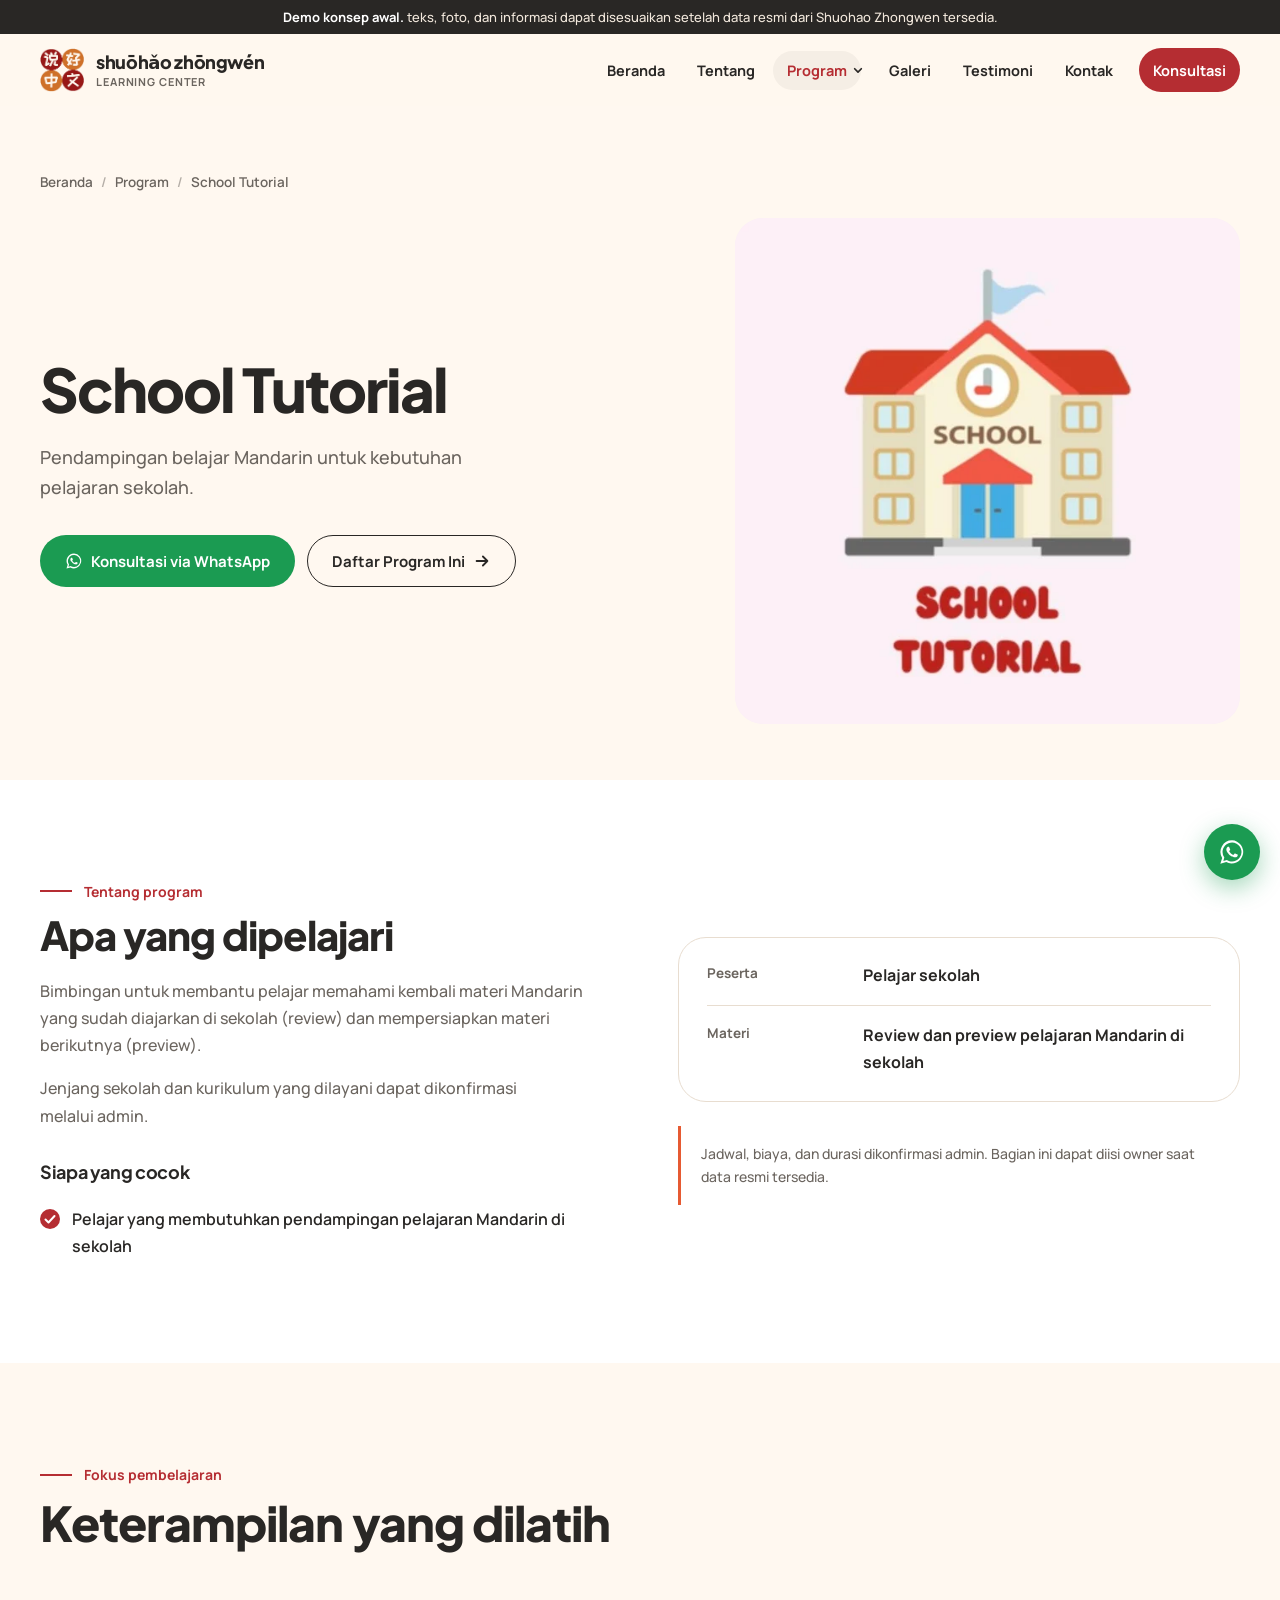
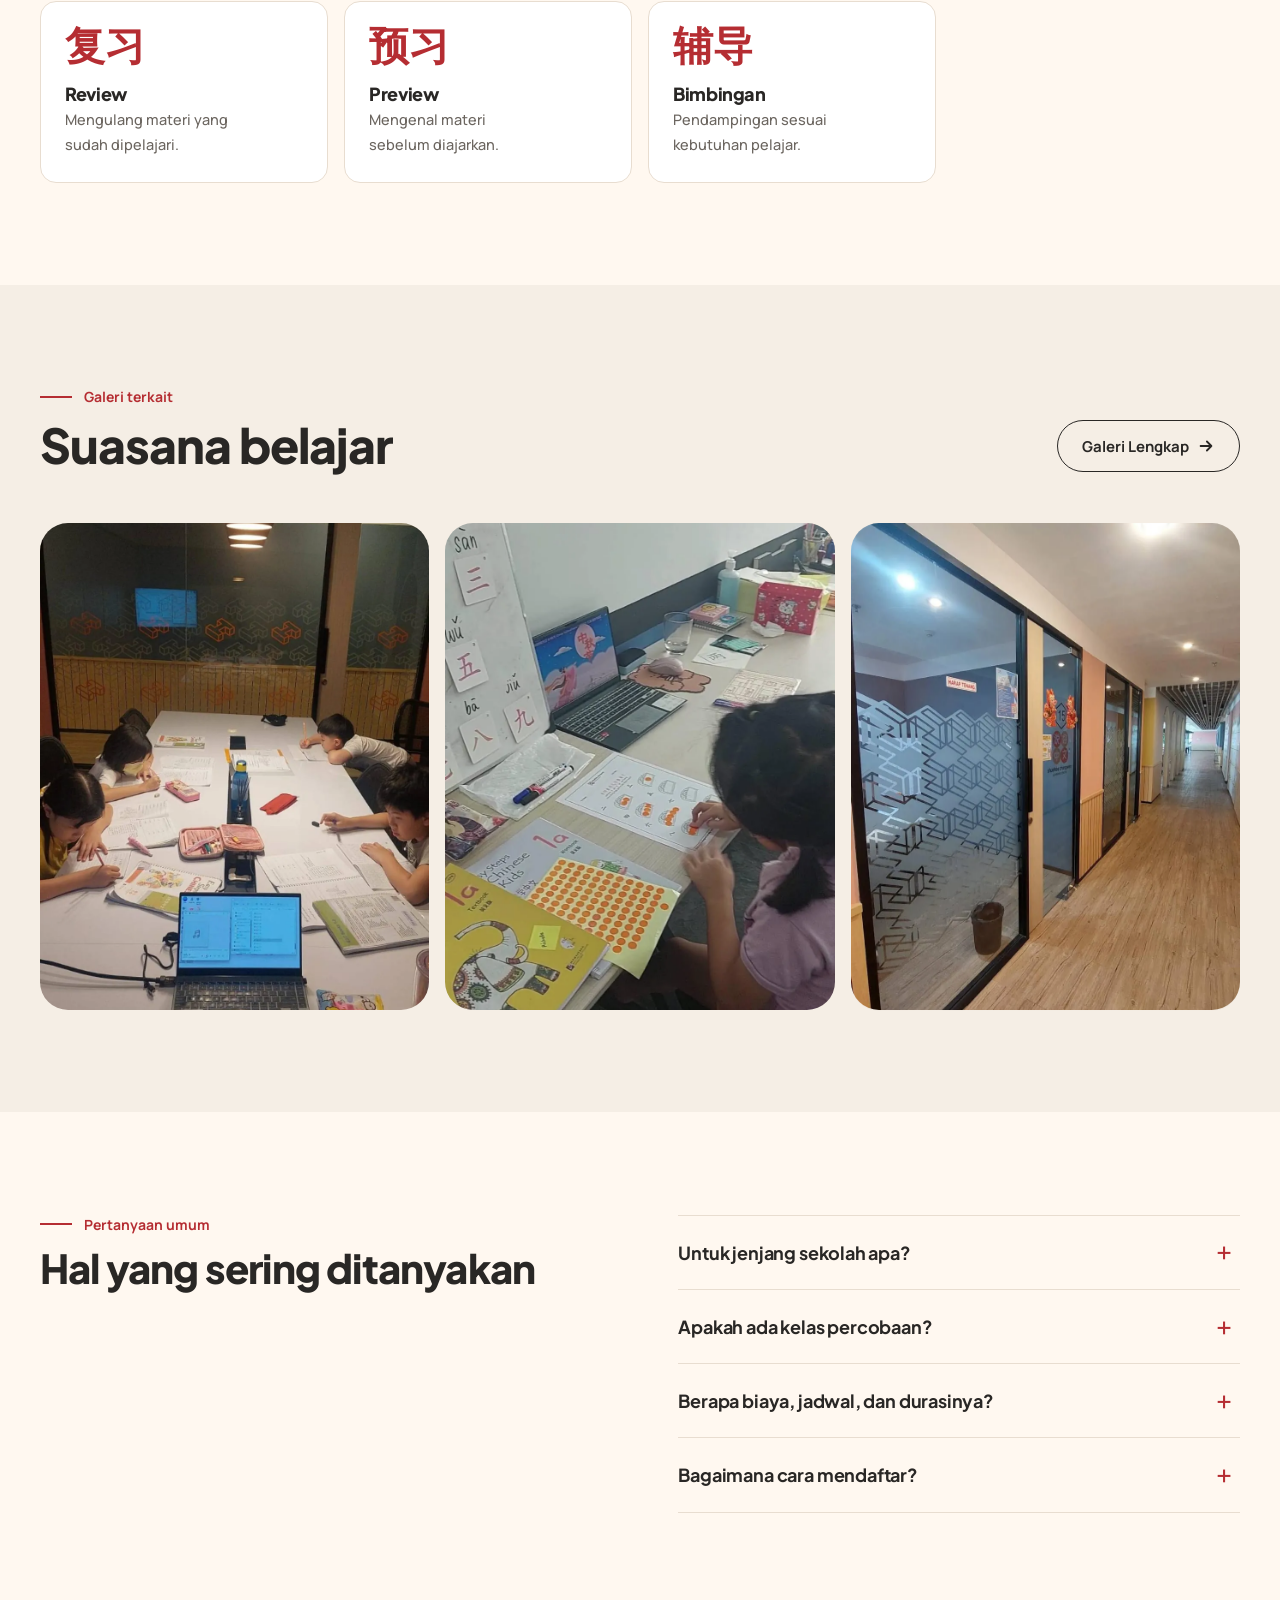
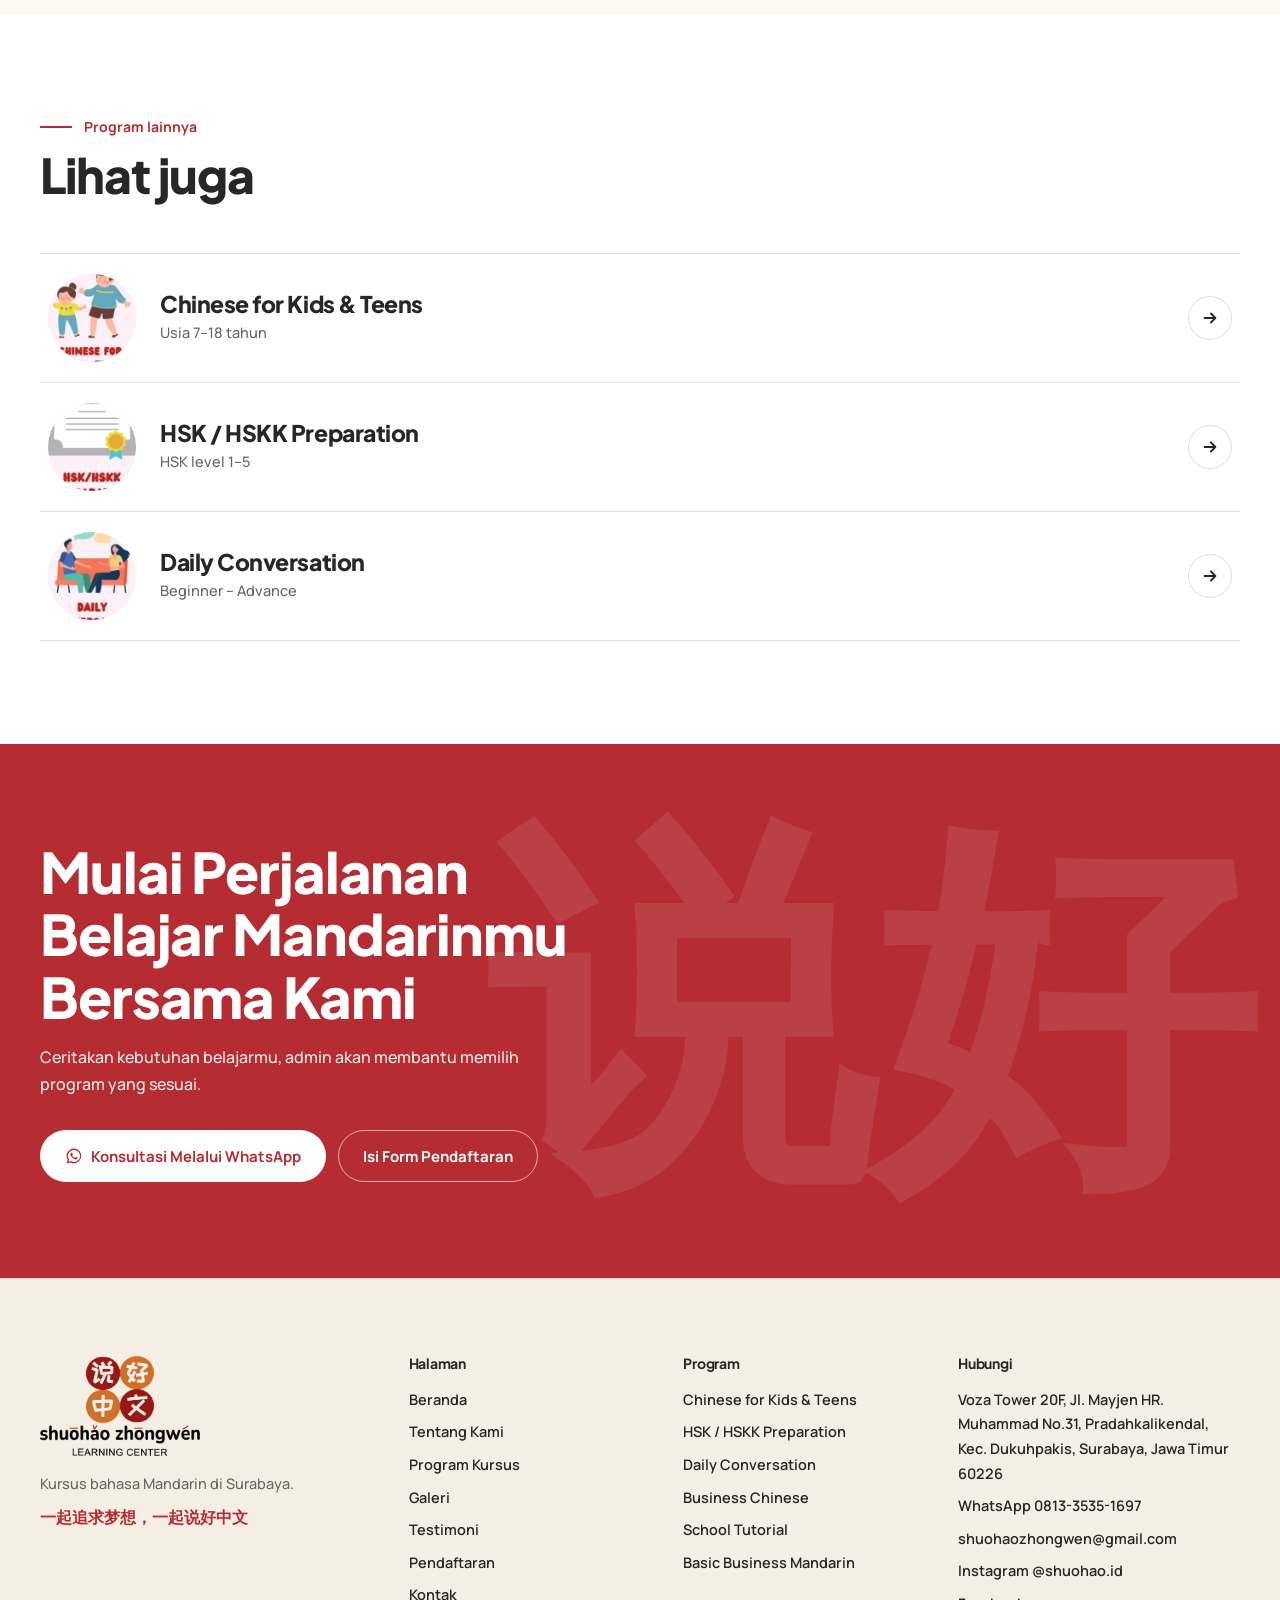
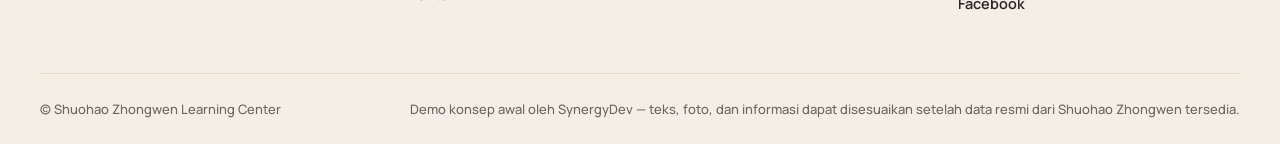
<file: program-school-tutorial.html>
<!doctype html>
<html lang="id">
<head>
<meta charset="utf-8">
<meta name="viewport" content="width=device-width,initial-scale=1">
<title>School Tutorial | Shuohao Zhongwen Surabaya</title>
<meta name="description" content="School Tutorial di Shuohao Zhongwen Surabaya. Pendampingan belajar Mandarin untuk kebutuhan pelajaran sekolah. Konsultasikan level, jadwal, dan biaya melalui WhatsApp.">
<meta name="theme-color" content="#B52D32">
<meta property="og:type" content="website"><meta property="og:locale" content="id_ID">
<meta property="og:site_name" content="Shuohao Zhongwen Learning Center">
<meta property="og:title" content="School Tutorial | Shuohao Zhongwen Surabaya">
<meta property="og:description" content="School Tutorial di Shuohao Zhongwen Surabaya. Pendampingan belajar Mandarin untuk kebutuhan pelajaran sekolah. Konsultasikan level, jadwal, dan biaya melalui WhatsApp.">
<meta property="og:image" content="assets/img/og.jpg">
<meta name="twitter:card" content="summary_large_image">

<link rel="icon" type="image/png" href="assets/img/favicon.png">
<link rel="apple-touch-icon" href="assets/img/apple-touch-icon.png">
<link rel="stylesheet" href="assets/css/style.css">
</head>
<body>
<a class="skip" href="#main">Langsung ke konten</a>
<div class="demo-bar"><b>Demo konsep awal.</b> teks, foto, dan informasi dapat disesuaikan setelah data resmi dari Shuohao Zhongwen tersedia.</div>
<header class="site-header"><div class="wrap bar">
<a class="brand" href="index.html" aria-label="Shuohao Zhongwen Learning Center — beranda"><img src="assets/img/emblem.png" alt="" width="44" height="44"><span class="brand-t"><b>shuōhǎo zhōngwén</b><small>LEARNING CENTER</small></span></a>
<button class="burger" aria-label="Buka menu" aria-expanded="false" aria-controls="nav"><span></span></button>
<nav class="nav" id="nav" aria-label="Utama">
<a href="index.html">Beranda</a><a href="tentang.html">Tentang</a>
<div class="has-dd"><a href="program.html" aria-current="page">Program</a><button aria-label="Buka daftar program" aria-expanded="false"><svg class="chev" viewBox="0 0 12 12" fill="none" stroke="currentColor" stroke-width="2" stroke-linecap="round" stroke-linejoin="round" aria-hidden="true"><path d="M2 4.5l4 4 4-4"/></svg></button><div class="dd"><a href="program-kids-teens.html">Chinese for Kids & Teens</a><a href="program-hsk-hskk.html">HSK / HSKK Preparation</a><a href="program-daily-conversation.html">Daily Conversation</a><a href="program-business-chinese.html">Business Chinese</a><a href="program-school-tutorial.html">School Tutorial</a><a href="program-basic-business-mandarin.html">Basic Business Mandarin</a></div></div>
<a href="galeri.html">Galeri</a><a href="testimoni.html">Testimoni</a><a href="kontak.html">Kontak</a>
<a class="btn btn-red btn-sm" href="pendaftaran.html">Konsultasi</a>
</nav></div></header>
<main id="main">

<section class="phero"><div class="wrap">
<ol class="crumb" aria-label="Breadcrumb"><li><a href="index.html">Beranda</a></li><li><a href="program.html">Program</a></li><li>School Tutorial</li></ol>
<div class="dhero" data-hero><div><h1 style="font-size:clamp(34px,5vw,60px);font-weight:800;letter-spacing:-.035em">School Tutorial</h1><p class="lead" style="margin-top:20px;color:var(--mute);font-size:18px;max-width:46ch">Pendampingan belajar Mandarin untuk kebutuhan pelajaran sekolah.</p>
<div class="hero-cta"><a class="btn btn-wa" href="https://wa.me/6281335351697?text=Halo%20Shuohao%20Zhongwen%2C%20saya%20ingin%20bertanya%20mengenai%20program%20School%20Tutorial." target="_blank" rel="noopener"><svg viewBox="0 0 24 24" fill="currentColor" aria-hidden="true"><path d="M12.04 2a9.9 9.9 0 0 0-8.46 15.05L2 22l5.1-1.34A9.9 9.9 0 1 0 12.04 2Zm0 18.1c-1.5 0-2.9-.4-4.1-1.1l-.3-.18-3.03.8.8-2.95-.2-.3a8.1 8.1 0 1 1 6.83 3.73Zm4.45-6.06c-.24-.12-1.44-.71-1.66-.79-.22-.08-.39-.12-.55.12-.16.24-.63.79-.77.95-.14.16-.28.18-.52.06-.24-.12-1.02-.38-1.94-1.2-.72-.64-1.2-1.43-1.34-1.67-.14-.24-.02-.37.1-.49.11-.11.24-.28.36-.42.12-.14.16-.24.24-.4.08-.16.04-.3-.02-.42-.06-.12-.55-1.32-.75-1.8-.2-.47-.4-.41-.55-.42h-.47c-.16 0-.42.06-.64.3-.22.24-.84.82-.84 2s.86 2.32.98 2.48c.12.16 1.69 2.58 4.1 3.62.57.25 1.02.4 1.37.5.58.18 1.1.16 1.51.1.46-.07 1.44-.59 1.64-1.16.2-.57.2-1.06.14-1.16-.06-.1-.22-.16-.46-.28Z"/></svg>Konsultasi via WhatsApp</a><a class="btn btn-line" href="pendaftaran.html?program=School%20Tutorial">Daftar Program Ini<svg width="18" height="18" viewBox="0 0 20 20" fill="none" stroke="currentColor" stroke-width="2" stroke-linecap="round" stroke-linejoin="round" aria-hidden="true"><path d="M4 10h12M11 5l5 5-5 5"/></svg></a></div></div>
<div class="vis"><img src="assets/img/ill-school.webp" alt="School Tutorial" width="1200" height="800"></div></div></div></section>

<section class="sec sec-white"><div class="wrap split">
<div class="txt"><div class="kicker">Tentang program</div><h2>Apa yang dipelajari</h2><p>Bimbingan untuk membantu pelajar memahami kembali materi Mandarin yang sudah diajarkan di sekolah (review) dan mempersiapkan materi berikutnya (preview).</p><p>Jenjang sekolah dan kurikulum yang dilayani dapat dikonfirmasi melalui admin.</p>
<h3 style="font-size:18px;margin-top:32px">Siapa yang cocok</h3><ul class="checks"><li>Pelajar yang membutuhkan pendampingan pelajaran Mandarin di sekolah</li></ul></div>
<div><div class="infobox"><dl><div class='row'><dt>Peserta</dt><dd>Pelajar sekolah</dd></div><div class='row'><dt>Materi</dt><dd>Review dan preview pelajaran Mandarin di sekolah</dd></div></dl></div><div class="note">Jadwal, biaya, dan durasi dikonfirmasi admin. Bagian ini dapat diisi owner saat data resmi tersedia.</div></div>
</div></section>

<section class="sec"><div class="wrap"><div class="sec-head"><div><div class="kicker">Fokus pembelajaran</div><h2>Keterampilan yang dilatih</h2></div></div><div class="focus" data-stagger><div><span class="zh" aria-hidden="true">复习</span><h3>Review</h3><p>Mengulang materi yang sudah dipelajari.</p></div><div><span class="zh" aria-hidden="true">预习</span><h3>Preview</h3><p>Mengenal materi sebelum diajarkan.</p></div><div><span class="zh" aria-hidden="true">辅导</span><h3>Bimbingan</h3><p>Pendampingan sesuai kebutuhan pelajar.</p></div></div></div></section>

<section class="sec sec-beige"><div class="wrap"><div class="sec-head"><div><div class="kicker">Galeri terkait</div><h2>Suasana belajar</h2></div><a class="btn btn-line" href="galeri.html">Galeri Lengkap<svg width="18" height="18" viewBox="0 0 20 20" fill="none" stroke="currentColor" stroke-width="2" stroke-linecap="round" stroke-linejoin="round" aria-hidden="true"><path d="M4 10h12M11 5l5 5-5 5"/></svg></a></div><div class="mini" data-stagger><figure class="fig"><img src="assets/img/siswa-meja.webp" alt="Dokumentasi Shuohao Zhongwen" width="906" height="1600" loading=lazy decoding=async></figure><figure class="fig"><img src="assets/img/siswa-kartu.webp" alt="Dokumentasi Shuohao Zhongwen" width="910" height="1600" loading=lazy decoding=async></figure><figure class="fig"><img src="assets/img/ruang-koridor.webp" alt="Dokumentasi Shuohao Zhongwen" width="910" height="1600" loading=lazy decoding=async></figure></div></div></section>

<section class="sec"><div class="wrap split" style="align-items:start"><div class="txt"><div class="kicker">Pertanyaan umum</div><h2>Hal yang sering ditanyakan</h2></div><div class="faq"><details><summary>Untuk jenjang sekolah apa?</summary><p>Informasi jenjang dan kurikulum belum dicantumkan di demo ini dan akan dikonfirmasi oleh admin.</p></details><details><summary>Apakah ada kelas percobaan?</summary><p>Profil Google Bisnis menyebut free trial class. Ketersediaannya dapat ditanyakan ke admin.</p></details><details><summary>Berapa biaya, jadwal, dan durasinya?</summary><p>Dikonfirmasi admin sesuai level dan jenis kelas. Informasi ini belum dicantumkan di demo.</p></details><details><summary>Bagaimana cara mendaftar?</summary><p>Klik tombol konsultasi atau isi form pendaftaran. Pesan ke WhatsApp admin akan tersusun otomatis.</p></details></div></div></section>

<section class="sec sec-white"><div class="wrap"><div class="sec-head"><div><div class="kicker">Program lainnya</div><h2>Lihat juga</h2></div></div><ul class="plist"><li><a href="program-kids-teens.html"><span class="th"><img src="assets/img/ill-kids.webp" alt="Chinese for Kids &amp; Teens" width="1200" height="800" loading=lazy decoding=async></span><span><h3>Chinese for Kids & Teens</h3><p>Usia 7–18 tahun</p></span><span class="arrow"><svg width="18" height="18" viewBox="0 0 20 20" fill="none" stroke="currentColor" stroke-width="2" stroke-linecap="round" stroke-linejoin="round" aria-hidden="true"><path d="M4 10h12M11 5l5 5-5 5"/></svg></span></a></li><li><a href="program-hsk-hskk.html"><span class="th"><img src="assets/img/ill-hsk.webp" alt="HSK / HSKK Preparation" width="1200" height="800" loading=lazy decoding=async></span><span><h3>HSK / HSKK Preparation</h3><p>HSK level 1–5</p></span><span class="arrow"><svg width="18" height="18" viewBox="0 0 20 20" fill="none" stroke="currentColor" stroke-width="2" stroke-linecap="round" stroke-linejoin="round" aria-hidden="true"><path d="M4 10h12M11 5l5 5-5 5"/></svg></span></a></li><li><a href="program-daily-conversation.html"><span class="th"><img src="assets/img/ill-daily.webp" alt="Daily Conversation" width="1200" height="800" loading=lazy decoding=async></span><span><h3>Daily Conversation</h3><p>Beginner – Advance</p></span><span class="arrow"><svg width="18" height="18" viewBox="0 0 20 20" fill="none" stroke="currentColor" stroke-width="2" stroke-linecap="round" stroke-linejoin="round" aria-hidden="true"><path d="M4 10h12M11 5l5 5-5 5"/></svg></span></a></li></ul></div></section>
<section class="cta"><div class="zh-bg zh" aria-hidden="true">说好</div><div class="wrap"><h2>Mulai Perjalanan Belajar Mandarinmu Bersama Kami</h2><p>Ceritakan kebutuhan belajarmu, admin akan membantu memilih program yang sesuai.</p>
<div class="hero-cta"><a class="btn btn-light" href="https://wa.me/6281335351697?text=Halo%20Shuohao%20Zhongwen%2C%20saya%20ingin%20bertanya%20mengenai%20program%20kursus%20Mandarin." target="_blank" rel="noopener"><svg viewBox="0 0 24 24" fill="currentColor" aria-hidden="true"><path d="M12.04 2a9.9 9.9 0 0 0-8.46 15.05L2 22l5.1-1.34A9.9 9.9 0 1 0 12.04 2Zm0 18.1c-1.5 0-2.9-.4-4.1-1.1l-.3-.18-3.03.8.8-2.95-.2-.3a8.1 8.1 0 1 1 6.83 3.73Zm4.45-6.06c-.24-.12-1.44-.71-1.66-.79-.22-.08-.39-.12-.55.12-.16.24-.63.79-.77.95-.14.16-.28.18-.52.06-.24-.12-1.02-.38-1.94-1.2-.72-.64-1.2-1.43-1.34-1.67-.14-.24-.02-.37.1-.49.11-.11.24-.28.36-.42.12-.14.16-.24.24-.4.08-.16.04-.3-.02-.42-.06-.12-.55-1.32-.75-1.8-.2-.47-.4-.41-.55-.42h-.47c-.16 0-.42.06-.64.3-.22.24-.84.82-.84 2s.86 2.32.98 2.48c.12.16 1.69 2.58 4.1 3.62.57.25 1.02.4 1.37.5.58.18 1.1.16 1.51.1.46-.07 1.44-.59 1.64-1.16.2-.57.2-1.06.14-1.16-.06-.1-.22-.16-.46-.28Z"/></svg>Konsultasi Melalui WhatsApp</a><a class="btn btn-ghost-w" href="pendaftaran.html">Isi Form Pendaftaran</a></div></div></section>
</main>
<footer class="foot"><div class="wrap">
<div class="foot-grid">
<div><img class="lg" src="assets/img/logo-stacked.png" alt="Shuohao Zhongwen Learning Center" width="160" height="100" loading="lazy"><p>Kursus bahasa Mandarin di Surabaya.<span class="zh zh-line">一起追求梦想，一起说好中文</span></p></div>
<div><h4>Halaman</h4><ul><li><a href="index.html">Beranda</a></li><li><a href="tentang.html">Tentang Kami</a></li><li><a href="program.html">Program Kursus</a></li><li><a href="galeri.html">Galeri</a></li><li><a href="testimoni.html">Testimoni</a></li><li><a href="pendaftaran.html">Pendaftaran</a></li><li><a href="kontak.html">Kontak</a></li></ul></div>
<div><h4>Program</h4><ul><li><a href="program-kids-teens.html">Chinese for Kids & Teens</a></li><li><a href="program-hsk-hskk.html">HSK / HSKK Preparation</a></li><li><a href="program-daily-conversation.html">Daily Conversation</a></li><li><a href="program-business-chinese.html">Business Chinese</a></li><li><a href="program-school-tutorial.html">School Tutorial</a></li><li><a href="program-basic-business-mandarin.html">Basic Business Mandarin</a></li></ul></div>
<div><h4>Hubungi</h4><ul><li>Voza Tower 20F, Jl. Mayjen HR. Muhammad No.31, Pradahkalikendal, Kec. Dukuhpakis, Surabaya, Jawa Timur 60226</li><li><a href="https://wa.me/6281335351697" target="_blank" rel="noopener">WhatsApp 0813-3535-1697</a></li><li><a href="mailto:shuohaozhongwen@gmail.com">shuohaozhongwen@gmail.com</a></li><li><a href="https://www.instagram.com/shuohao.id/" target="_blank" rel="noopener">Instagram @shuohao.id</a></li><li><a href="https://www.facebook.com/share/1A3za5C1KK/" target="_blank" rel="noopener">Facebook</a></li></ul></div>
</div>
<div class="foot-bot"><span>© Shuohao Zhongwen Learning Center</span><span>Demo konsep awal oleh SynergyDev — teks, foto, dan informasi dapat disesuaikan setelah data resmi dari Shuohao Zhongwen tersedia.</span></div>
</div></footer>
<a class="wa-fab" href="https://wa.me/6281335351697?text=Halo%20Shuohao%20Zhongwen%2C%20saya%20ingin%20bertanya%20mengenai%20program%20kursus%20Mandarin." target="_blank" rel="noopener" aria-label="Konsultasi lewat WhatsApp"><svg viewBox="0 0 24 24" fill="currentColor" aria-hidden="true"><path d="M12.04 2a9.9 9.9 0 0 0-8.46 15.05L2 22l5.1-1.34A9.9 9.9 0 1 0 12.04 2Zm0 18.1c-1.5 0-2.9-.4-4.1-1.1l-.3-.18-3.03.8.8-2.95-.2-.3a8.1 8.1 0 1 1 6.83 3.73Zm4.45-6.06c-.24-.12-1.44-.71-1.66-.79-.22-.08-.39-.12-.55.12-.16.24-.63.79-.77.95-.14.16-.28.18-.52.06-.24-.12-1.02-.38-1.94-1.2-.72-.64-1.2-1.43-1.34-1.67-.14-.24-.02-.37.1-.49.11-.11.24-.28.36-.42.12-.14.16-.24.24-.4.08-.16.04-.3-.02-.42-.06-.12-.55-1.32-.75-1.8-.2-.47-.4-.41-.55-.42h-.47c-.16 0-.42.06-.64.3-.22.24-.84.82-.84 2s.86 2.32.98 2.48c.12.16 1.69 2.58 4.1 3.62.57.25 1.02.4 1.37.5.58.18 1.1.16 1.51.1.46-.07 1.44-.59 1.64-1.16.2-.57.2-1.06.14-1.16-.06-.1-.22-.16-.46-.28Z"/></svg></a>

<script src="assets/js/config.js"></script>
<script src="assets/vendor/gsap.min.js" defer></script>
<script src="assets/vendor/ScrollTrigger.min.js" defer></script>
<script src="assets/js/app.js" defer></script>
</body></html>
</file>
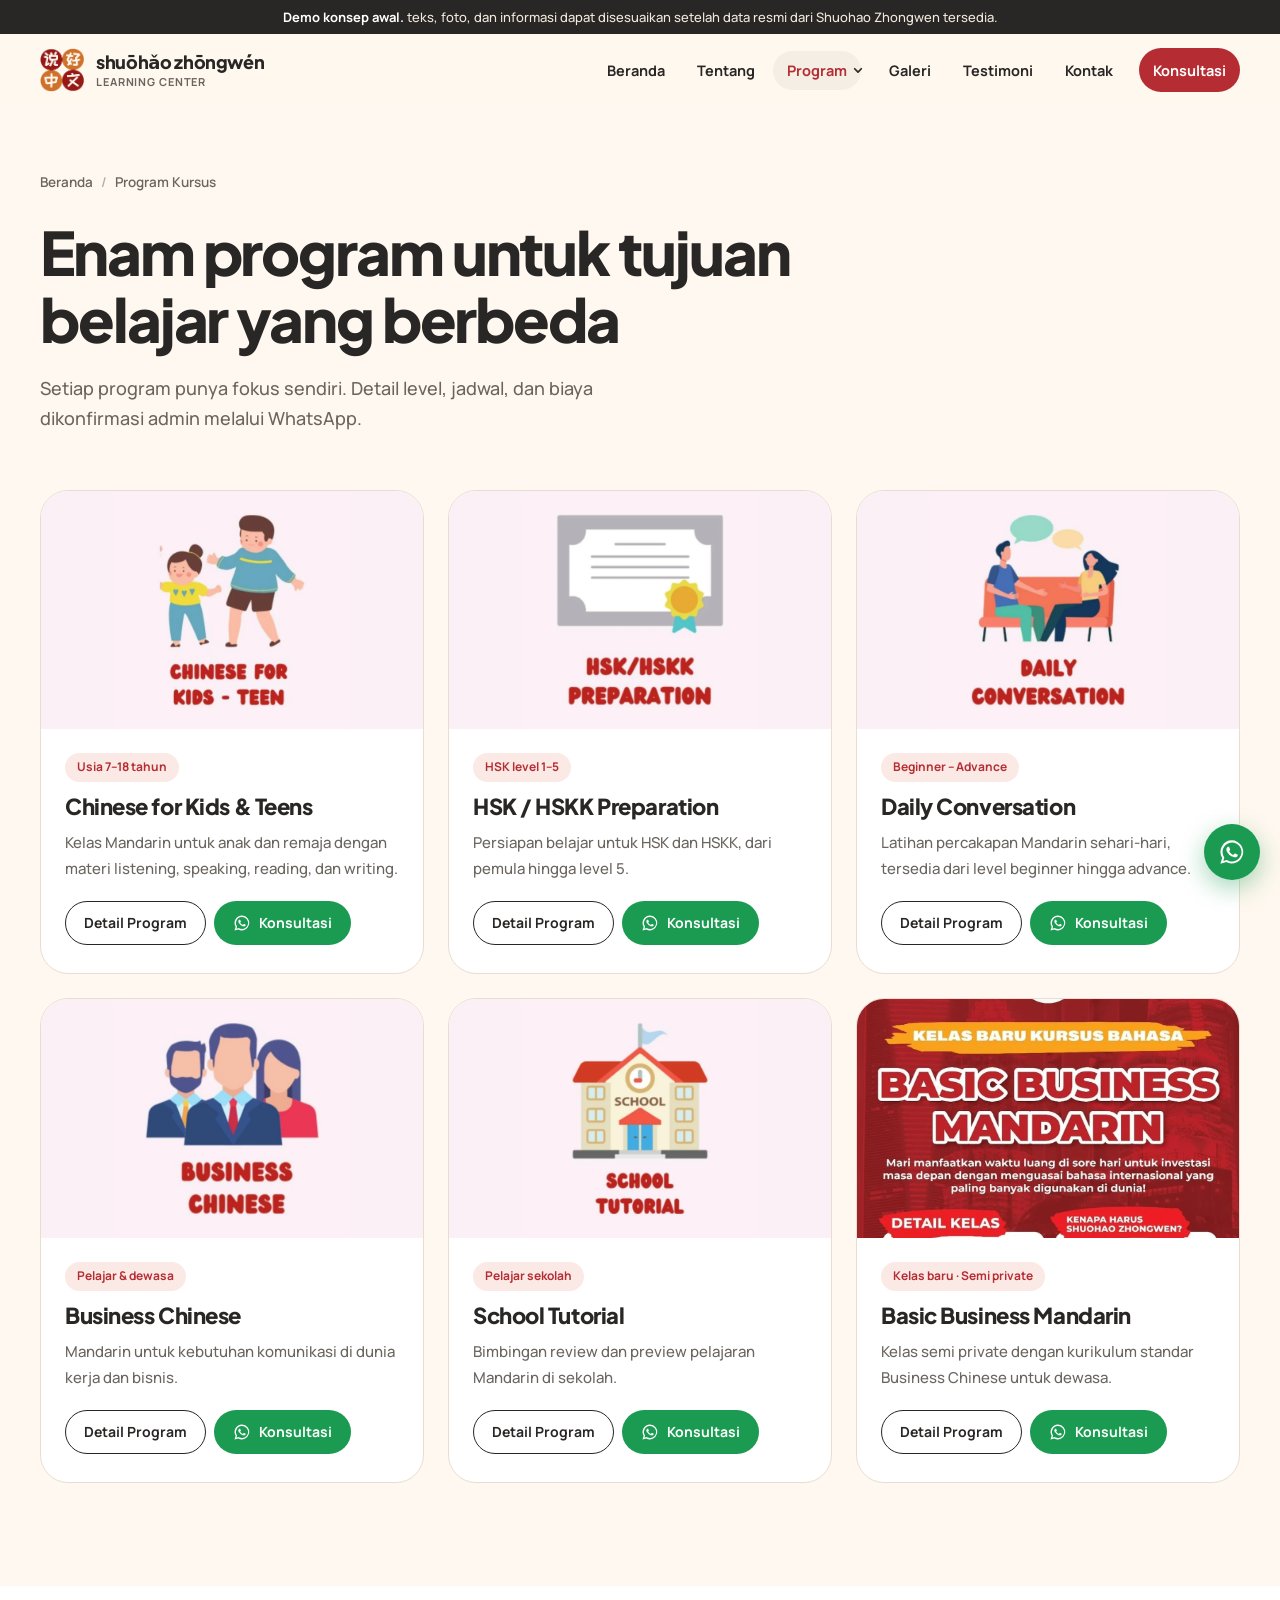
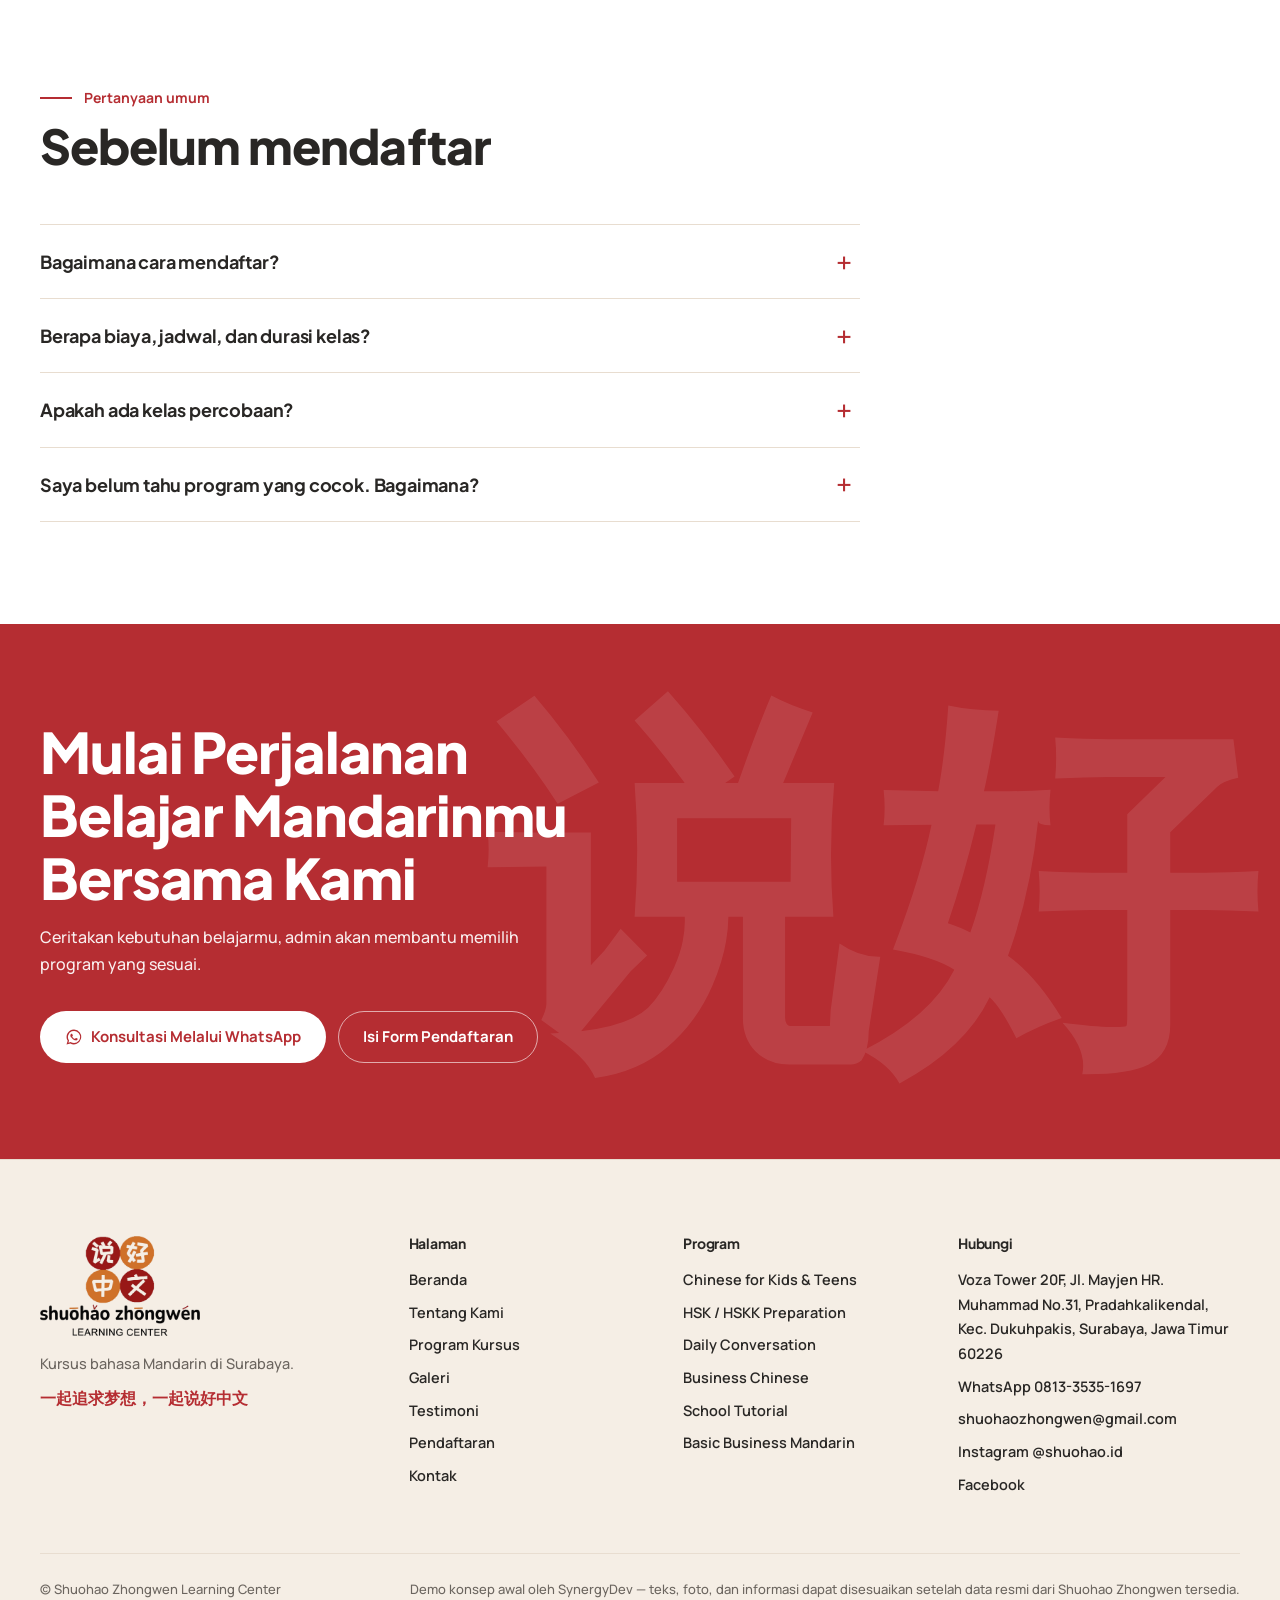
<file: program.html>
<!doctype html>
<html lang="id">
<head>
<meta charset="utf-8">
<meta name="viewport" content="width=device-width,initial-scale=1">
<title>Program Kursus Mandarin | Shuohao Zhongwen Surabaya</title>
<meta name="description" content="Pilihan program kursus Mandarin di Shuohao Zhongwen: Chinese for Kids &amp; Teens, HSK/HSKK Preparation, Daily Conversation, Business Chinese, School Tutorial, dan Basic Business Mandarin.">
<meta name="theme-color" content="#B52D32">
<meta property="og:type" content="website"><meta property="og:locale" content="id_ID">
<meta property="og:site_name" content="Shuohao Zhongwen Learning Center">
<meta property="og:title" content="Program Kursus Mandarin | Shuohao Zhongwen Surabaya">
<meta property="og:description" content="Pilihan program kursus Mandarin di Shuohao Zhongwen: Chinese for Kids &amp; Teens, HSK/HSKK Preparation, Daily Conversation, Business Chinese, School Tutorial, dan Basic Business Mandarin.">
<meta property="og:image" content="assets/img/og.jpg">
<meta name="twitter:card" content="summary_large_image">

<link rel="icon" type="image/png" href="assets/img/favicon.png">
<link rel="apple-touch-icon" href="assets/img/apple-touch-icon.png">
<link rel="stylesheet" href="assets/css/style.css">
</head>
<body>
<a class="skip" href="#main">Langsung ke konten</a>
<div class="demo-bar"><b>Demo konsep awal.</b> teks, foto, dan informasi dapat disesuaikan setelah data resmi dari Shuohao Zhongwen tersedia.</div>
<header class="site-header"><div class="wrap bar">
<a class="brand" href="index.html" aria-label="Shuohao Zhongwen Learning Center — beranda"><img src="assets/img/emblem.png" alt="" width="44" height="44"><span class="brand-t"><b>shuōhǎo zhōngwén</b><small>LEARNING CENTER</small></span></a>
<button class="burger" aria-label="Buka menu" aria-expanded="false" aria-controls="nav"><span></span></button>
<nav class="nav" id="nav" aria-label="Utama">
<a href="index.html">Beranda</a><a href="tentang.html">Tentang</a>
<div class="has-dd"><a href="program.html" aria-current="page">Program</a><button aria-label="Buka daftar program" aria-expanded="false"><svg class="chev" viewBox="0 0 12 12" fill="none" stroke="currentColor" stroke-width="2" stroke-linecap="round" stroke-linejoin="round" aria-hidden="true"><path d="M2 4.5l4 4 4-4"/></svg></button><div class="dd"><a href="program-kids-teens.html">Chinese for Kids & Teens</a><a href="program-hsk-hskk.html">HSK / HSKK Preparation</a><a href="program-daily-conversation.html">Daily Conversation</a><a href="program-business-chinese.html">Business Chinese</a><a href="program-school-tutorial.html">School Tutorial</a><a href="program-basic-business-mandarin.html">Basic Business Mandarin</a></div></div>
<a href="galeri.html">Galeri</a><a href="testimoni.html">Testimoni</a><a href="kontak.html">Kontak</a>
<a class="btn btn-red btn-sm" href="pendaftaran.html">Konsultasi</a>
</nav></div></header>
<main id="main">
<section class="phero"><div class="wrap"><ol class="crumb" aria-label="Breadcrumb"><li><a href="index.html">Beranda</a></li><li>Program Kursus</li></ol><h1>Enam program untuk tujuan belajar yang berbeda</h1><p class="lead">Setiap program punya fokus sendiri. Detail level, jadwal, dan biaya dikonfirmasi admin melalui WhatsApp.</p></div></section>
<section class="sec" style="padding-top:0"><div class="wrap"><div class="pgrid" data-stagger><article class="pc"><div class="vis"><img src="assets/img/ill-kids.webp" alt="Chinese for Kids &amp; Teens" width="1200" height="800" loading=lazy decoding=async></div><div class="bd"><span class="tag">Usia 7–18 tahun</span><h3>Chinese for Kids & Teens</h3><p>Kelas Mandarin untuk anak dan remaja dengan materi listening, speaking, reading, dan writing.</p>
<div class="act"><a class="btn btn-line btn-sm" href="program-kids-teens.html">Detail Program</a><a class="btn btn-wa btn-sm" href="https://wa.me/6281335351697?text=Halo%20Shuohao%20Zhongwen%2C%20saya%20ingin%20bertanya%20mengenai%20program%20Chinese%20for%20Kids%20%26%20Teens." target="_blank" rel="noopener"><svg viewBox="0 0 24 24" fill="currentColor" aria-hidden="true"><path d="M12.04 2a9.9 9.9 0 0 0-8.46 15.05L2 22l5.1-1.34A9.9 9.9 0 1 0 12.04 2Zm0 18.1c-1.5 0-2.9-.4-4.1-1.1l-.3-.18-3.03.8.8-2.95-.2-.3a8.1 8.1 0 1 1 6.83 3.73Zm4.45-6.06c-.24-.12-1.44-.71-1.66-.79-.22-.08-.39-.12-.55.12-.16.24-.63.79-.77.95-.14.16-.28.18-.52.06-.24-.12-1.02-.38-1.94-1.2-.72-.64-1.2-1.43-1.34-1.67-.14-.24-.02-.37.1-.49.11-.11.24-.28.36-.42.12-.14.16-.24.24-.4.08-.16.04-.3-.02-.42-.06-.12-.55-1.32-.75-1.8-.2-.47-.4-.41-.55-.42h-.47c-.16 0-.42.06-.64.3-.22.24-.84.82-.84 2s.86 2.32.98 2.48c.12.16 1.69 2.58 4.1 3.62.57.25 1.02.4 1.37.5.58.18 1.1.16 1.51.1.46-.07 1.44-.59 1.64-1.16.2-.57.2-1.06.14-1.16-.06-.1-.22-.16-.46-.28Z"/></svg>Konsultasi</a></div></div></article><article class="pc"><div class="vis"><img src="assets/img/ill-hsk.webp" alt="HSK / HSKK Preparation" width="1200" height="800" loading=lazy decoding=async></div><div class="bd"><span class="tag">HSK level 1–5</span><h3>HSK / HSKK Preparation</h3><p>Persiapan belajar untuk HSK dan HSKK, dari pemula hingga level 5.</p>
<div class="act"><a class="btn btn-line btn-sm" href="program-hsk-hskk.html">Detail Program</a><a class="btn btn-wa btn-sm" href="https://wa.me/6281335351697?text=Halo%20Shuohao%20Zhongwen%2C%20saya%20ingin%20bertanya%20mengenai%20program%20HSK%20/%20HSKK%20Preparation." target="_blank" rel="noopener"><svg viewBox="0 0 24 24" fill="currentColor" aria-hidden="true"><path d="M12.04 2a9.9 9.9 0 0 0-8.46 15.05L2 22l5.1-1.34A9.9 9.9 0 1 0 12.04 2Zm0 18.1c-1.5 0-2.9-.4-4.1-1.1l-.3-.18-3.03.8.8-2.95-.2-.3a8.1 8.1 0 1 1 6.83 3.73Zm4.45-6.06c-.24-.12-1.44-.71-1.66-.79-.22-.08-.39-.12-.55.12-.16.24-.63.79-.77.95-.14.16-.28.18-.52.06-.24-.12-1.02-.38-1.94-1.2-.72-.64-1.2-1.43-1.34-1.67-.14-.24-.02-.37.1-.49.11-.11.24-.28.36-.42.12-.14.16-.24.24-.4.08-.16.04-.3-.02-.42-.06-.12-.55-1.32-.75-1.8-.2-.47-.4-.41-.55-.42h-.47c-.16 0-.42.06-.64.3-.22.24-.84.82-.84 2s.86 2.32.98 2.48c.12.16 1.69 2.58 4.1 3.62.57.25 1.02.4 1.37.5.58.18 1.1.16 1.51.1.46-.07 1.44-.59 1.64-1.16.2-.57.2-1.06.14-1.16-.06-.1-.22-.16-.46-.28Z"/></svg>Konsultasi</a></div></div></article><article class="pc"><div class="vis"><img src="assets/img/ill-daily.webp" alt="Daily Conversation" width="1200" height="800" loading=lazy decoding=async></div><div class="bd"><span class="tag">Beginner – Advance</span><h3>Daily Conversation</h3><p>Latihan percakapan Mandarin sehari-hari, tersedia dari level beginner hingga advance.</p>
<div class="act"><a class="btn btn-line btn-sm" href="program-daily-conversation.html">Detail Program</a><a class="btn btn-wa btn-sm" href="https://wa.me/6281335351697?text=Halo%20Shuohao%20Zhongwen%2C%20saya%20ingin%20bertanya%20mengenai%20program%20Daily%20Conversation." target="_blank" rel="noopener"><svg viewBox="0 0 24 24" fill="currentColor" aria-hidden="true"><path d="M12.04 2a9.9 9.9 0 0 0-8.46 15.05L2 22l5.1-1.34A9.9 9.9 0 1 0 12.04 2Zm0 18.1c-1.5 0-2.9-.4-4.1-1.1l-.3-.18-3.03.8.8-2.95-.2-.3a8.1 8.1 0 1 1 6.83 3.73Zm4.45-6.06c-.24-.12-1.44-.71-1.66-.79-.22-.08-.39-.12-.55.12-.16.24-.63.79-.77.95-.14.16-.28.18-.52.06-.24-.12-1.02-.38-1.94-1.2-.72-.64-1.2-1.43-1.34-1.67-.14-.24-.02-.37.1-.49.11-.11.24-.28.36-.42.12-.14.16-.24.24-.4.08-.16.04-.3-.02-.42-.06-.12-.55-1.32-.75-1.8-.2-.47-.4-.41-.55-.42h-.47c-.16 0-.42.06-.64.3-.22.24-.84.82-.84 2s.86 2.32.98 2.48c.12.16 1.69 2.58 4.1 3.62.57.25 1.02.4 1.37.5.58.18 1.1.16 1.51.1.46-.07 1.44-.59 1.64-1.16.2-.57.2-1.06.14-1.16-.06-.1-.22-.16-.46-.28Z"/></svg>Konsultasi</a></div></div></article><article class="pc"><div class="vis"><img src="assets/img/ill-business.webp" alt="Business Chinese" width="1200" height="800" loading=lazy decoding=async></div><div class="bd"><span class="tag">Pelajar & dewasa</span><h3>Business Chinese</h3><p>Mandarin untuk kebutuhan komunikasi di dunia kerja dan bisnis.</p>
<div class="act"><a class="btn btn-line btn-sm" href="program-business-chinese.html">Detail Program</a><a class="btn btn-wa btn-sm" href="https://wa.me/6281335351697?text=Halo%20Shuohao%20Zhongwen%2C%20saya%20ingin%20bertanya%20mengenai%20program%20Business%20Chinese." target="_blank" rel="noopener"><svg viewBox="0 0 24 24" fill="currentColor" aria-hidden="true"><path d="M12.04 2a9.9 9.9 0 0 0-8.46 15.05L2 22l5.1-1.34A9.9 9.9 0 1 0 12.04 2Zm0 18.1c-1.5 0-2.9-.4-4.1-1.1l-.3-.18-3.03.8.8-2.95-.2-.3a8.1 8.1 0 1 1 6.83 3.73Zm4.45-6.06c-.24-.12-1.44-.71-1.66-.79-.22-.08-.39-.12-.55.12-.16.24-.63.79-.77.95-.14.16-.28.18-.52.06-.24-.12-1.02-.38-1.94-1.2-.72-.64-1.2-1.43-1.34-1.67-.14-.24-.02-.37.1-.49.11-.11.24-.28.36-.42.12-.14.16-.24.24-.4.08-.16.04-.3-.02-.42-.06-.12-.55-1.32-.75-1.8-.2-.47-.4-.41-.55-.42h-.47c-.16 0-.42.06-.64.3-.22.24-.84.82-.84 2s.86 2.32.98 2.48c.12.16 1.69 2.58 4.1 3.62.57.25 1.02.4 1.37.5.58.18 1.1.16 1.51.1.46-.07 1.44-.59 1.64-1.16.2-.57.2-1.06.14-1.16-.06-.1-.22-.16-.46-.28Z"/></svg>Konsultasi</a></div></div></article><article class="pc"><div class="vis"><img src="assets/img/ill-school.webp" alt="School Tutorial" width="1200" height="800" loading=lazy decoding=async></div><div class="bd"><span class="tag">Pelajar sekolah</span><h3>School Tutorial</h3><p>Bimbingan review dan preview pelajaran Mandarin di sekolah.</p>
<div class="act"><a class="btn btn-line btn-sm" href="program-school-tutorial.html">Detail Program</a><a class="btn btn-wa btn-sm" href="https://wa.me/6281335351697?text=Halo%20Shuohao%20Zhongwen%2C%20saya%20ingin%20bertanya%20mengenai%20program%20School%20Tutorial." target="_blank" rel="noopener"><svg viewBox="0 0 24 24" fill="currentColor" aria-hidden="true"><path d="M12.04 2a9.9 9.9 0 0 0-8.46 15.05L2 22l5.1-1.34A9.9 9.9 0 1 0 12.04 2Zm0 18.1c-1.5 0-2.9-.4-4.1-1.1l-.3-.18-3.03.8.8-2.95-.2-.3a8.1 8.1 0 1 1 6.83 3.73Zm4.45-6.06c-.24-.12-1.44-.71-1.66-.79-.22-.08-.39-.12-.55.12-.16.24-.63.79-.77.95-.14.16-.28.18-.52.06-.24-.12-1.02-.38-1.94-1.2-.72-.64-1.2-1.43-1.34-1.67-.14-.24-.02-.37.1-.49.11-.11.24-.28.36-.42.12-.14.16-.24.24-.4.08-.16.04-.3-.02-.42-.06-.12-.55-1.32-.75-1.8-.2-.47-.4-.41-.55-.42h-.47c-.16 0-.42.06-.64.3-.22.24-.84.82-.84 2s.86 2.32.98 2.48c.12.16 1.69 2.58 4.1 3.62.57.25 1.02.4 1.37.5.58.18 1.1.16 1.51.1.46-.07 1.44-.59 1.64-1.16.2-.57.2-1.06.14-1.16-.06-.1-.22-.16-.46-.28Z"/></svg>Konsultasi</a></div></div></article><article class="pc"><div class="vis cover"><img src="assets/img/poster-business-mandarin.webp" alt="Basic Business Mandarin" width="1080" height="1430" loading=lazy decoding=async class=top></div><div class="bd"><span class="tag">Kelas baru · Semi private</span><h3>Basic Business Mandarin</h3><p>Kelas semi private dengan kurikulum standar Business Chinese untuk dewasa.</p>
<div class="act"><a class="btn btn-line btn-sm" href="program-basic-business-mandarin.html">Detail Program</a><a class="btn btn-wa btn-sm" href="https://wa.me/6281335351697?text=Halo%20Shuohao%20Zhongwen%2C%20saya%20ingin%20bertanya%20mengenai%20program%20Basic%20Business%20Mandarin." target="_blank" rel="noopener"><svg viewBox="0 0 24 24" fill="currentColor" aria-hidden="true"><path d="M12.04 2a9.9 9.9 0 0 0-8.46 15.05L2 22l5.1-1.34A9.9 9.9 0 1 0 12.04 2Zm0 18.1c-1.5 0-2.9-.4-4.1-1.1l-.3-.18-3.03.8.8-2.95-.2-.3a8.1 8.1 0 1 1 6.83 3.73Zm4.45-6.06c-.24-.12-1.44-.71-1.66-.79-.22-.08-.39-.12-.55.12-.16.24-.63.79-.77.95-.14.16-.28.18-.52.06-.24-.12-1.02-.38-1.94-1.2-.72-.64-1.2-1.43-1.34-1.67-.14-.24-.02-.37.1-.49.11-.11.24-.28.36-.42.12-.14.16-.24.24-.4.08-.16.04-.3-.02-.42-.06-.12-.55-1.32-.75-1.8-.2-.47-.4-.41-.55-.42h-.47c-.16 0-.42.06-.64.3-.22.24-.84.82-.84 2s.86 2.32.98 2.48c.12.16 1.69 2.58 4.1 3.62.57.25 1.02.4 1.37.5.58.18 1.1.16 1.51.1.46-.07 1.44-.59 1.64-1.16.2-.57.2-1.06.14-1.16-.06-.1-.22-.16-.46-.28Z"/></svg>Konsultasi</a></div></div></article></div></div></section>
<section class="sec sec-white"><div class="wrap"><div class="sec-head"><div><div class="kicker">Pertanyaan umum</div><h2>Sebelum mendaftar</h2></div></div><div class="faq"><details><summary>Bagaimana cara mendaftar?</summary><p>Isi form pendaftaran atau hubungi admin lewat WhatsApp. Pesan akan tersusun otomatis sehingga kamu tinggal mengirim.</p></details><details><summary>Berapa biaya, jadwal, dan durasi kelas?</summary><p>Informasi ini diberikan admin sesuai program dan level yang dipilih. Karena masih demo konsep, tidak dicantumkan di sini.</p></details><details><summary>Apakah ada kelas percobaan?</summary><p>Profil Google Bisnis menyebut free trial class. Ketersediaannya dapat ditanyakan ke admin.</p></details><details><summary>Saya belum tahu program yang cocok. Bagaimana?</summary><p>Pilih “Konsultasi lainnya” pada form pendaftaran dan ceritakan tujuan belajarmu. Admin akan membantu memilih.</p></details></div></div></section>
<section class="cta"><div class="zh-bg zh" aria-hidden="true">说好</div><div class="wrap"><h2>Mulai Perjalanan Belajar Mandarinmu Bersama Kami</h2><p>Ceritakan kebutuhan belajarmu, admin akan membantu memilih program yang sesuai.</p>
<div class="hero-cta"><a class="btn btn-light" href="https://wa.me/6281335351697?text=Halo%20Shuohao%20Zhongwen%2C%20saya%20ingin%20bertanya%20mengenai%20program%20kursus%20Mandarin." target="_blank" rel="noopener"><svg viewBox="0 0 24 24" fill="currentColor" aria-hidden="true"><path d="M12.04 2a9.9 9.9 0 0 0-8.46 15.05L2 22l5.1-1.34A9.9 9.9 0 1 0 12.04 2Zm0 18.1c-1.5 0-2.9-.4-4.1-1.1l-.3-.18-3.03.8.8-2.95-.2-.3a8.1 8.1 0 1 1 6.83 3.73Zm4.45-6.06c-.24-.12-1.44-.71-1.66-.79-.22-.08-.39-.12-.55.12-.16.24-.63.79-.77.95-.14.16-.28.18-.52.06-.24-.12-1.02-.38-1.94-1.2-.72-.64-1.2-1.43-1.34-1.67-.14-.24-.02-.37.1-.49.11-.11.24-.28.36-.42.12-.14.16-.24.24-.4.08-.16.04-.3-.02-.42-.06-.12-.55-1.32-.75-1.8-.2-.47-.4-.41-.55-.42h-.47c-.16 0-.42.06-.64.3-.22.24-.84.82-.84 2s.86 2.32.98 2.48c.12.16 1.69 2.58 4.1 3.62.57.25 1.02.4 1.37.5.58.18 1.1.16 1.51.1.46-.07 1.44-.59 1.64-1.16.2-.57.2-1.06.14-1.16-.06-.1-.22-.16-.46-.28Z"/></svg>Konsultasi Melalui WhatsApp</a><a class="btn btn-ghost-w" href="pendaftaran.html">Isi Form Pendaftaran</a></div></div></section>
</main>
<footer class="foot"><div class="wrap">
<div class="foot-grid">
<div><img class="lg" src="assets/img/logo-stacked.png" alt="Shuohao Zhongwen Learning Center" width="160" height="100" loading="lazy"><p>Kursus bahasa Mandarin di Surabaya.<span class="zh zh-line">一起追求梦想，一起说好中文</span></p></div>
<div><h4>Halaman</h4><ul><li><a href="index.html">Beranda</a></li><li><a href="tentang.html">Tentang Kami</a></li><li><a href="program.html">Program Kursus</a></li><li><a href="galeri.html">Galeri</a></li><li><a href="testimoni.html">Testimoni</a></li><li><a href="pendaftaran.html">Pendaftaran</a></li><li><a href="kontak.html">Kontak</a></li></ul></div>
<div><h4>Program</h4><ul><li><a href="program-kids-teens.html">Chinese for Kids & Teens</a></li><li><a href="program-hsk-hskk.html">HSK / HSKK Preparation</a></li><li><a href="program-daily-conversation.html">Daily Conversation</a></li><li><a href="program-business-chinese.html">Business Chinese</a></li><li><a href="program-school-tutorial.html">School Tutorial</a></li><li><a href="program-basic-business-mandarin.html">Basic Business Mandarin</a></li></ul></div>
<div><h4>Hubungi</h4><ul><li>Voza Tower 20F, Jl. Mayjen HR. Muhammad No.31, Pradahkalikendal, Kec. Dukuhpakis, Surabaya, Jawa Timur 60226</li><li><a href="https://wa.me/6281335351697" target="_blank" rel="noopener">WhatsApp 0813-3535-1697</a></li><li><a href="mailto:shuohaozhongwen@gmail.com">shuohaozhongwen@gmail.com</a></li><li><a href="https://www.instagram.com/shuohao.id/" target="_blank" rel="noopener">Instagram @shuohao.id</a></li><li><a href="https://www.facebook.com/share/1A3za5C1KK/" target="_blank" rel="noopener">Facebook</a></li></ul></div>
</div>
<div class="foot-bot"><span>© Shuohao Zhongwen Learning Center</span><span>Demo konsep awal oleh SynergyDev — teks, foto, dan informasi dapat disesuaikan setelah data resmi dari Shuohao Zhongwen tersedia.</span></div>
</div></footer>
<a class="wa-fab" href="https://wa.me/6281335351697?text=Halo%20Shuohao%20Zhongwen%2C%20saya%20ingin%20bertanya%20mengenai%20program%20kursus%20Mandarin." target="_blank" rel="noopener" aria-label="Konsultasi lewat WhatsApp"><svg viewBox="0 0 24 24" fill="currentColor" aria-hidden="true"><path d="M12.04 2a9.9 9.9 0 0 0-8.46 15.05L2 22l5.1-1.34A9.9 9.9 0 1 0 12.04 2Zm0 18.1c-1.5 0-2.9-.4-4.1-1.1l-.3-.18-3.03.8.8-2.95-.2-.3a8.1 8.1 0 1 1 6.83 3.73Zm4.45-6.06c-.24-.12-1.44-.71-1.66-.79-.22-.08-.39-.12-.55.12-.16.24-.63.79-.77.95-.14.16-.28.18-.52.06-.24-.12-1.02-.38-1.94-1.2-.72-.64-1.2-1.43-1.34-1.67-.14-.24-.02-.37.1-.49.11-.11.24-.28.36-.42.12-.14.16-.24.24-.4.08-.16.04-.3-.02-.42-.06-.12-.55-1.32-.75-1.8-.2-.47-.4-.41-.55-.42h-.47c-.16 0-.42.06-.64.3-.22.24-.84.82-.84 2s.86 2.32.98 2.48c.12.16 1.69 2.58 4.1 3.62.57.25 1.02.4 1.37.5.58.18 1.1.16 1.51.1.46-.07 1.44-.59 1.64-1.16.2-.57.2-1.06.14-1.16-.06-.1-.22-.16-.46-.28Z"/></svg></a>

<script src="assets/js/config.js"></script>
<script src="assets/vendor/gsap.min.js" defer></script>
<script src="assets/vendor/ScrollTrigger.min.js" defer></script>
<script src="assets/js/app.js" defer></script>
</body></html>
</file>
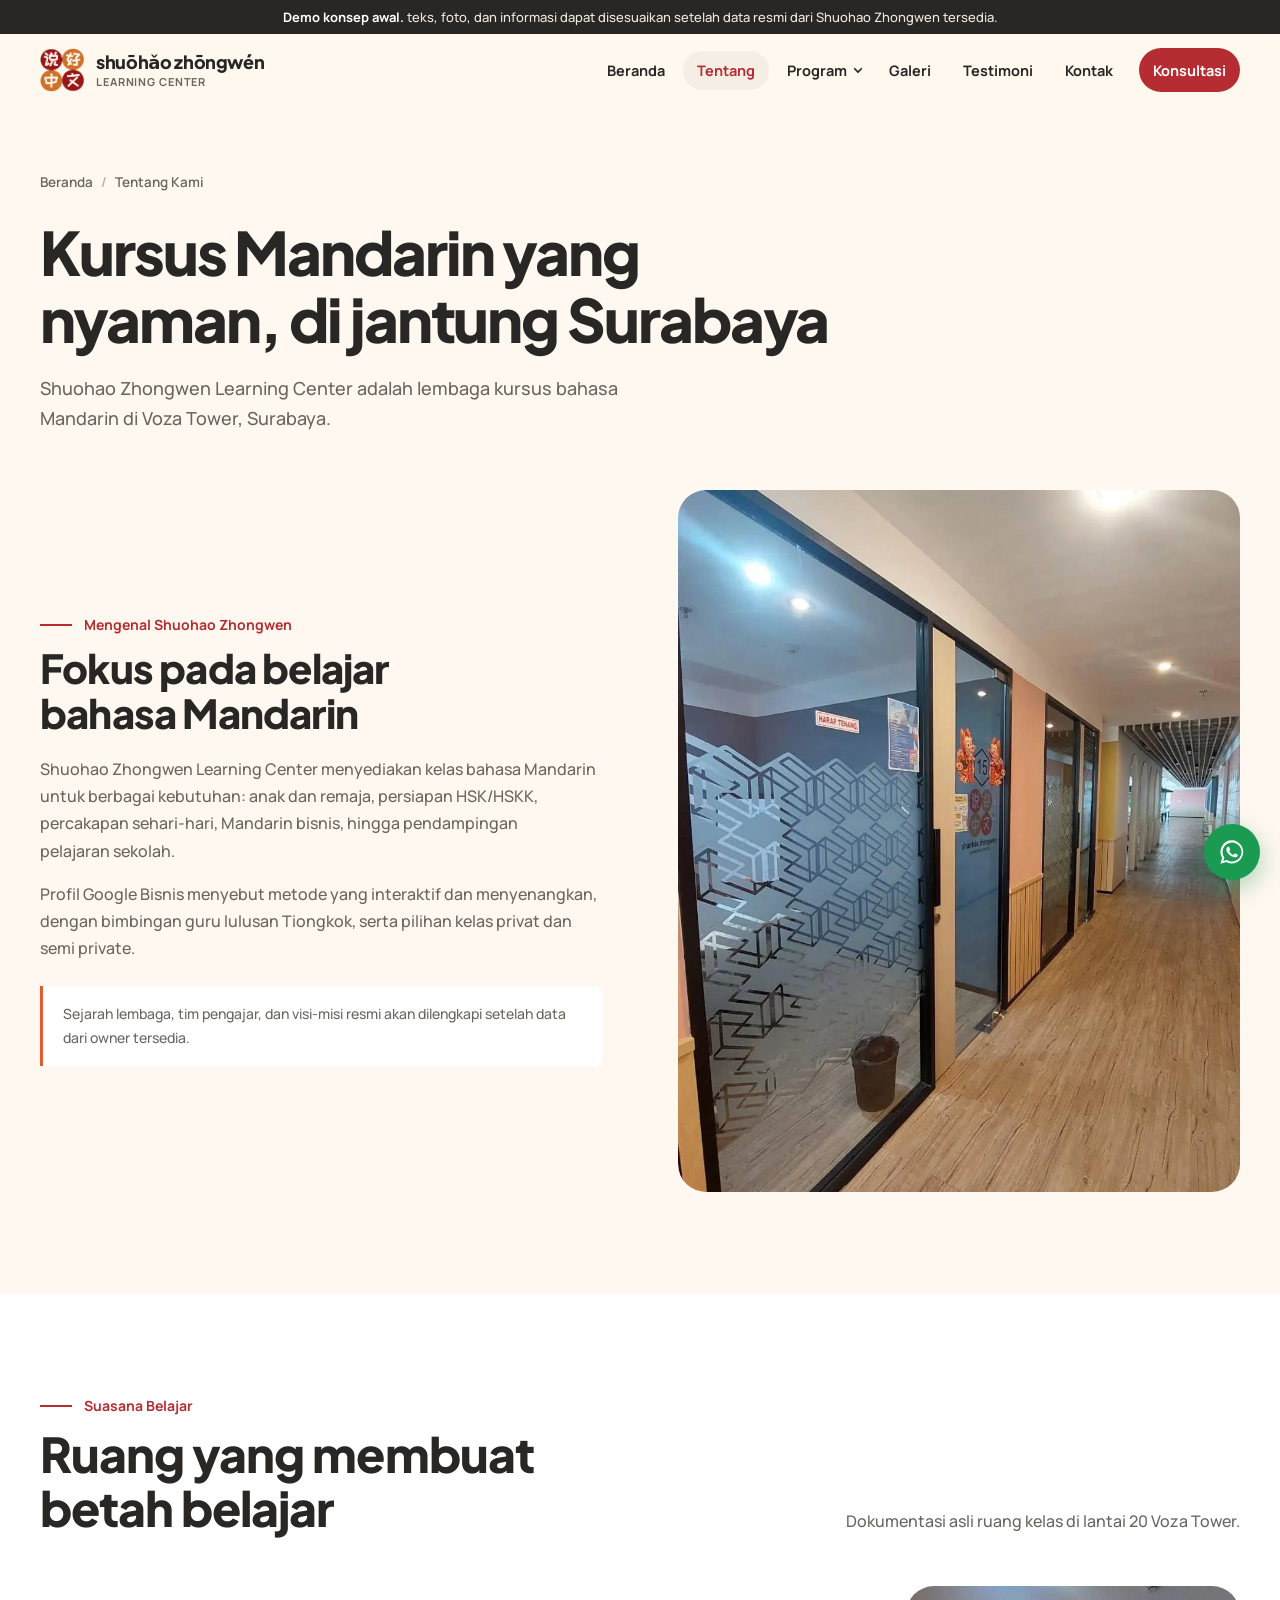
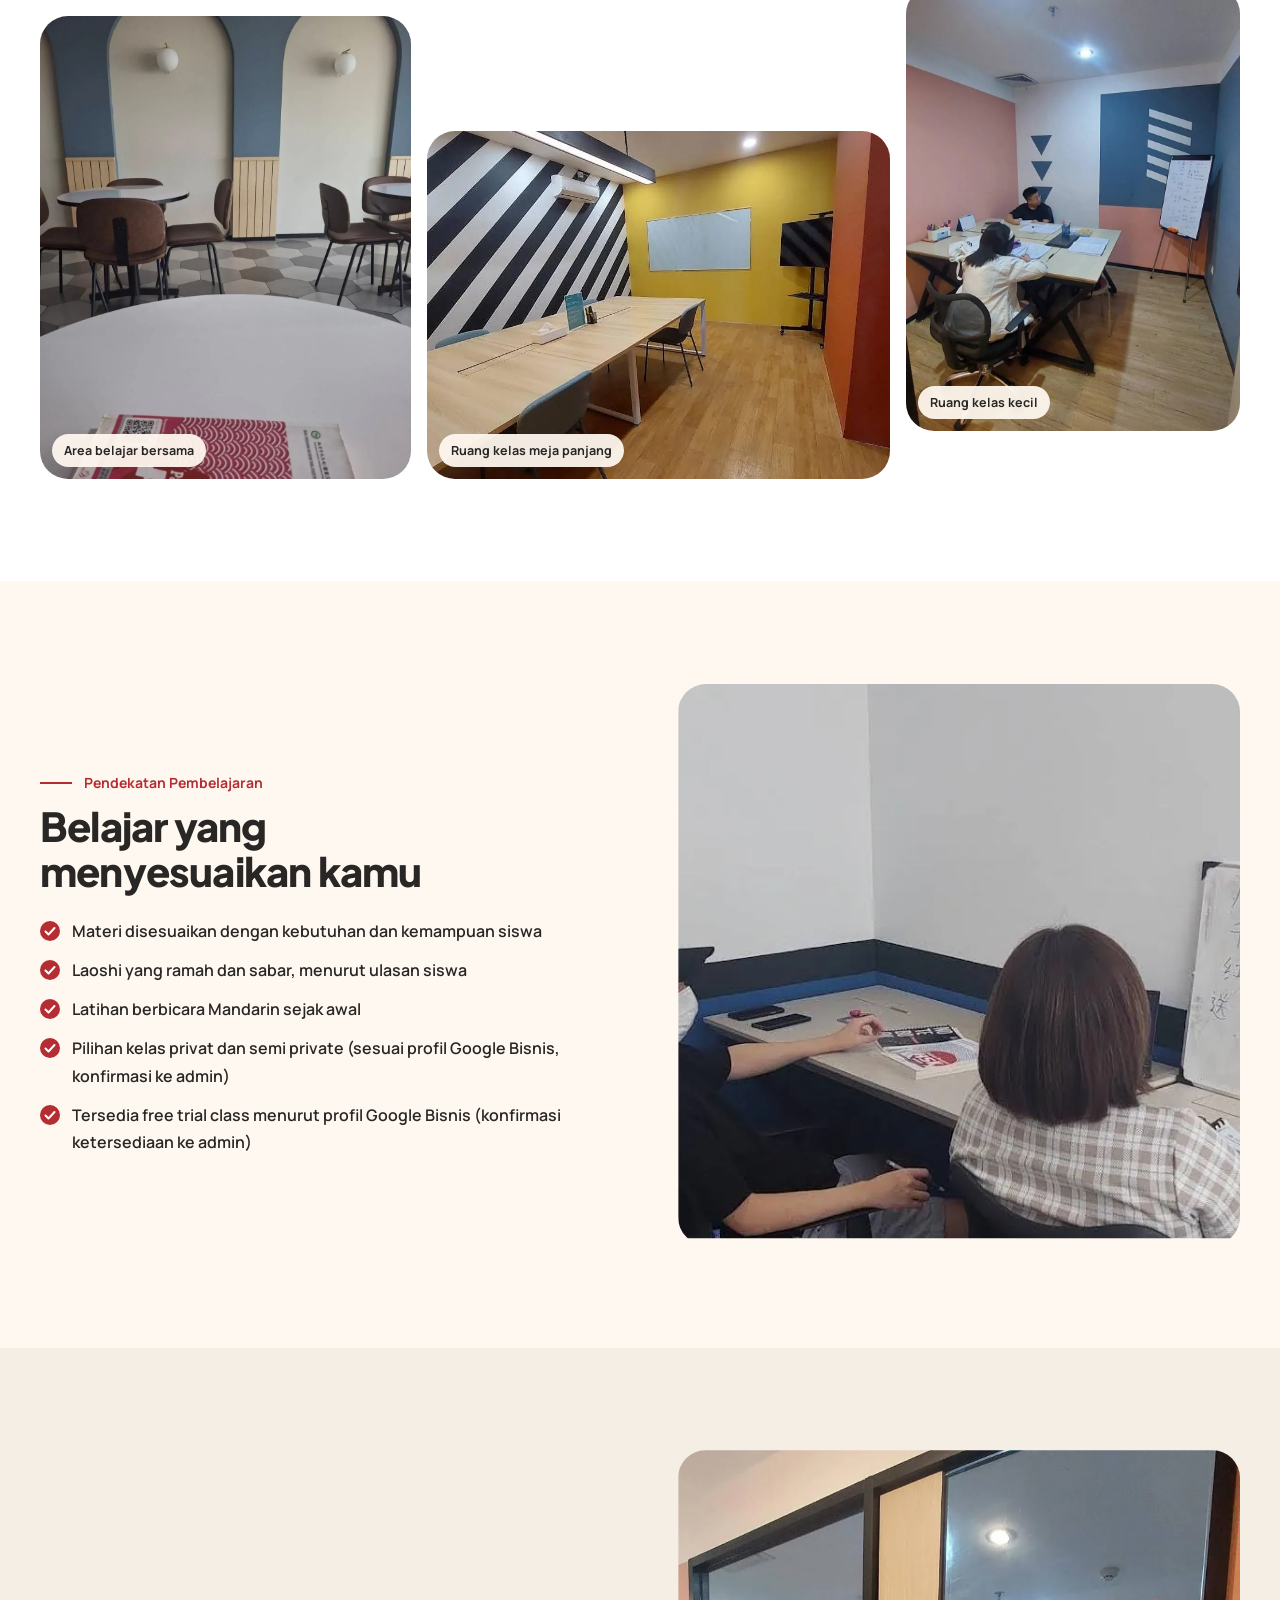
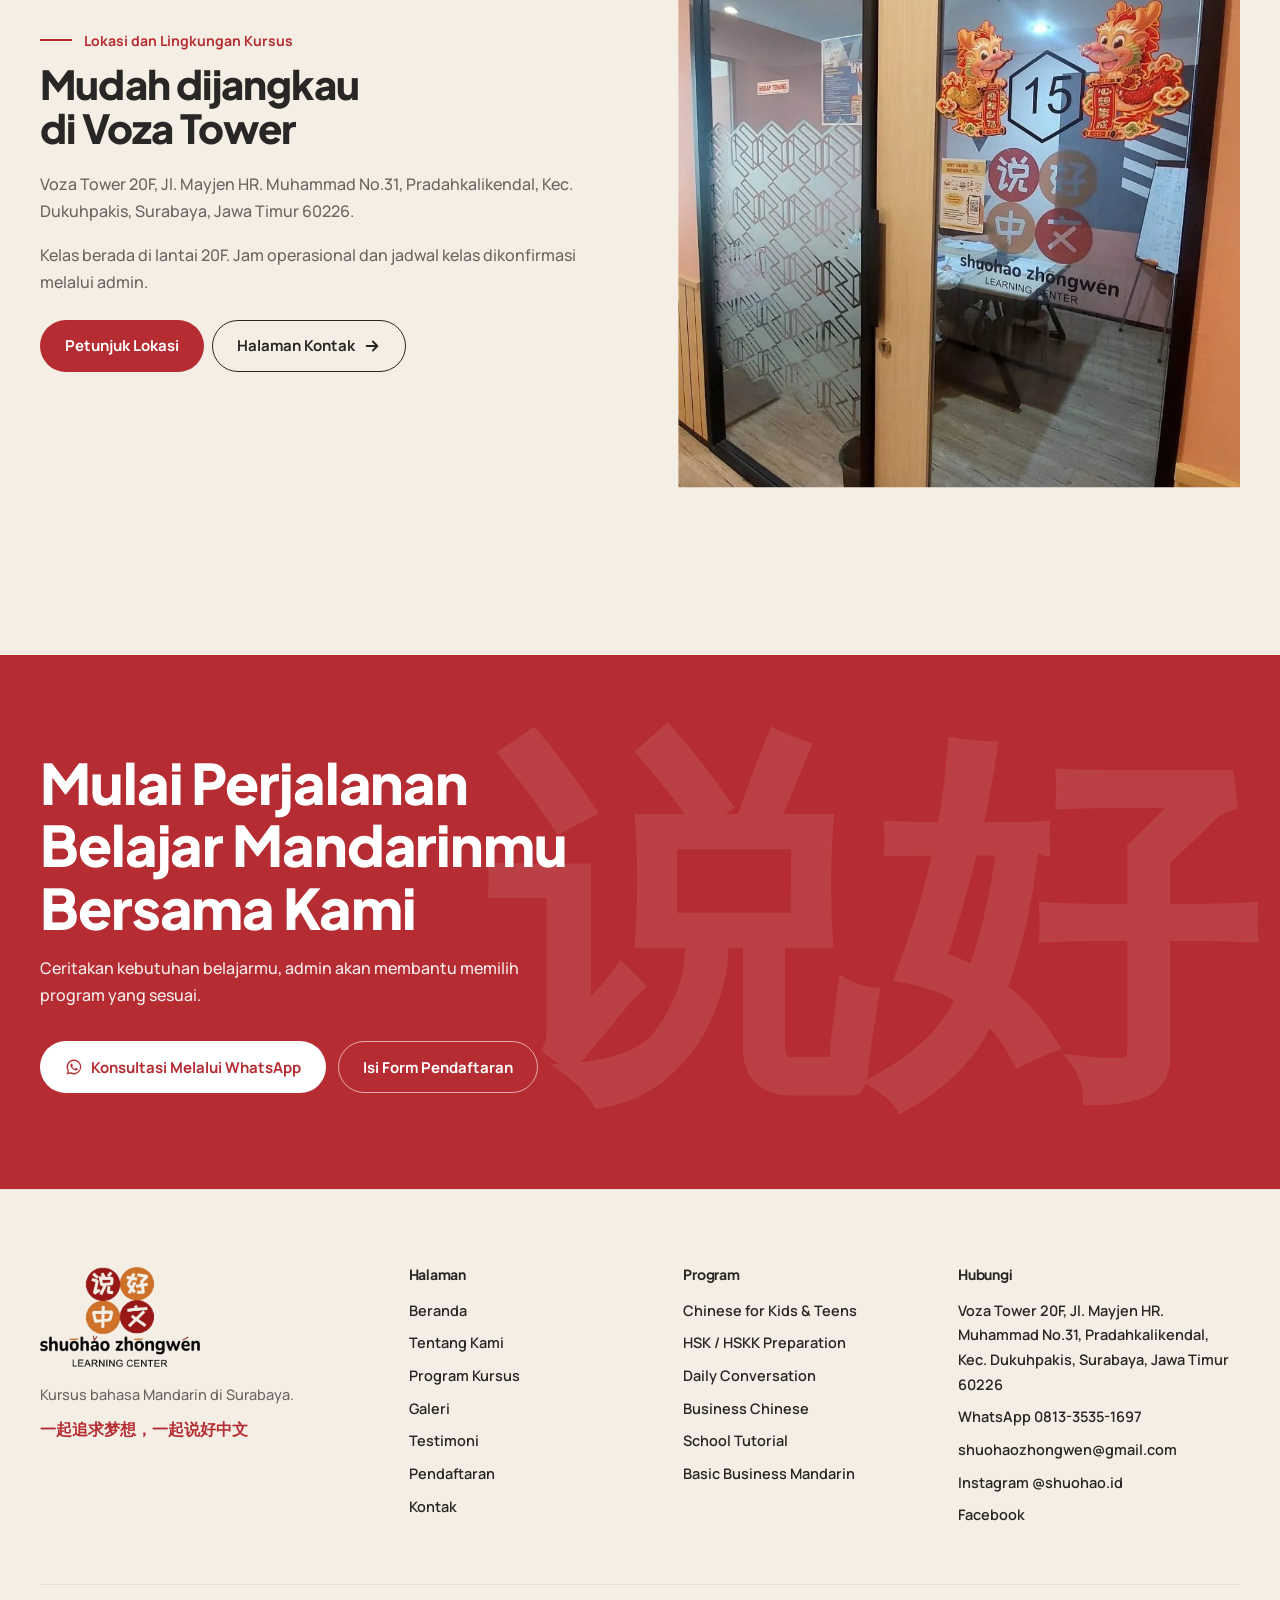
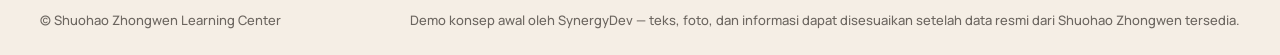
<file: tentang.html>
<!doctype html>
<html lang="id">
<head>
<meta charset="utf-8">
<meta name="viewport" content="width=device-width,initial-scale=1">
<title>Tentang Kami | Shuohao Zhongwen Learning Center Surabaya</title>
<meta name="description" content="Kenali Shuohao Zhongwen Learning Center, kursus bahasa Mandarin di Voza Tower Surabaya dengan pembelajaran yang menyesuaikan kebutuhan siswa.">
<meta name="theme-color" content="#B52D32">
<meta property="og:type" content="website"><meta property="og:locale" content="id_ID">
<meta property="og:site_name" content="Shuohao Zhongwen Learning Center">
<meta property="og:title" content="Tentang Kami | Shuohao Zhongwen Learning Center Surabaya">
<meta property="og:description" content="Kenali Shuohao Zhongwen Learning Center, kursus bahasa Mandarin di Voza Tower Surabaya dengan pembelajaran yang menyesuaikan kebutuhan siswa.">
<meta property="og:image" content="assets/img/og.jpg">
<meta name="twitter:card" content="summary_large_image">

<link rel="icon" type="image/png" href="assets/img/favicon.png">
<link rel="apple-touch-icon" href="assets/img/apple-touch-icon.png">
<link rel="stylesheet" href="assets/css/style.css">
</head>
<body>
<a class="skip" href="#main">Langsung ke konten</a>
<div class="demo-bar"><b>Demo konsep awal.</b> teks, foto, dan informasi dapat disesuaikan setelah data resmi dari Shuohao Zhongwen tersedia.</div>
<header class="site-header"><div class="wrap bar">
<a class="brand" href="index.html" aria-label="Shuohao Zhongwen Learning Center — beranda"><img src="assets/img/emblem.png" alt="" width="44" height="44"><span class="brand-t"><b>shuōhǎo zhōngwén</b><small>LEARNING CENTER</small></span></a>
<button class="burger" aria-label="Buka menu" aria-expanded="false" aria-controls="nav"><span></span></button>
<nav class="nav" id="nav" aria-label="Utama">
<a href="index.html">Beranda</a><a href="tentang.html" aria-current="page">Tentang</a>
<div class="has-dd"><a href="program.html">Program</a><button aria-label="Buka daftar program" aria-expanded="false"><svg class="chev" viewBox="0 0 12 12" fill="none" stroke="currentColor" stroke-width="2" stroke-linecap="round" stroke-linejoin="round" aria-hidden="true"><path d="M2 4.5l4 4 4-4"/></svg></button><div class="dd"><a href="program-kids-teens.html">Chinese for Kids & Teens</a><a href="program-hsk-hskk.html">HSK / HSKK Preparation</a><a href="program-daily-conversation.html">Daily Conversation</a><a href="program-business-chinese.html">Business Chinese</a><a href="program-school-tutorial.html">School Tutorial</a><a href="program-basic-business-mandarin.html">Basic Business Mandarin</a></div></div>
<a href="galeri.html">Galeri</a><a href="testimoni.html">Testimoni</a><a href="kontak.html">Kontak</a>
<a class="btn btn-red btn-sm" href="pendaftaran.html">Konsultasi</a>
</nav></div></header>
<main id="main">
<section class="phero"><div class="wrap"><ol class="crumb" aria-label="Breadcrumb"><li><a href="index.html">Beranda</a></li><li>Tentang Kami</li></ol><h1>Kursus Mandarin yang nyaman, di jantung Surabaya</h1><p class="lead">Shuohao Zhongwen Learning Center adalah lembaga kursus bahasa Mandarin di Voza Tower, Surabaya.</p></div></section>
<section class="sec" style="padding-top:0"><div class="wrap split">
<div class="txt"><div class="kicker">Mengenal Shuohao Zhongwen</div><h2>Fokus pada belajar bahasa Mandarin</h2>
<p>Shuohao Zhongwen Learning Center menyediakan kelas bahasa Mandarin untuk berbagai kebutuhan: anak dan remaja, persiapan HSK/HSKK, percakapan sehari-hari, Mandarin bisnis, hingga pendampingan pelajaran sekolah.</p>
<p>Profil Google Bisnis menyebut metode yang interaktif dan menyenangkan, dengan bimbingan guru lulusan Tiongkok, serta pilihan kelas privat dan semi private.</p>
<div class="note">Sejarah lembaga, tim pengajar, dan visi-misi resmi akan dilengkapi setelah data dari owner tersedia.</div></div>
<div class="imgbox ar-45" data-reveal><img src="assets/img/ruang-koridor.webp" alt="Koridor ruang kelas Shuohao Zhongwen" width="910" height="1600"></div>
</div></section>

<section class="sec sec-white"><div class="wrap">
<div class="sec-head"><div><div class="kicker">Suasana Belajar</div><h2>Ruang yang membuat betah belajar</h2></div><p>Dokumentasi asli ruang kelas di lantai 20 Voza Tower.</p></div>
<div class="trio" data-stagger>
<figure class="fig"><img src="assets/img/ruang-kafe.webp" alt="Area belajar dengan meja bundar" width="1080" height="1433" loading=lazy decoding=async><figcaption>Area belajar bersama</figcaption></figure>
<figure class="fig"><img src="assets/img/ruang-meeting.webp" alt="Ruang kelas dengan meja panjang" width="1080" height="606" loading=lazy decoding=async><figcaption>Ruang kelas meja panjang</figcaption></figure>
<figure class="fig"><img src="assets/img/ruang-kelas-kecil.webp" alt="Ruang kelas kecil dengan papan flipchart" width="954" height="1600" loading=lazy decoding=async><figcaption>Ruang kelas kecil</figcaption></figure>
</div></div></section>

<section class="sec"><div class="wrap split rev-o">
<div class="imgbox ar-11" data-reveal><img src="assets/img/siswa-papan.webp" alt="Siswa belajar di depan papan tulis" width="1080" height="600" loading=lazy decoding=async></div>
<div class="txt"><div class="kicker">Pendekatan Pembelajaran</div><h2>Belajar yang menyesuaikan kamu</h2>
<ul class="checks"><li>Materi disesuaikan dengan kebutuhan dan kemampuan siswa</li><li>Laoshi yang ramah dan sabar, menurut ulasan siswa</li><li>Latihan berbicara Mandarin sejak awal</li><li>Pilihan kelas privat dan semi private (sesuai profil Google Bisnis, konfirmasi ke admin)</li><li>Tersedia free trial class menurut profil Google Bisnis (konfirmasi ketersediaan ke admin)</li></ul></div>
</div></section>

<section class="sec sec-beige"><div class="wrap split">
<div class="txt"><div class="kicker">Lokasi dan Lingkungan Kursus</div><h2>Mudah dijangkau di Voza Tower</h2>
<p>Voza Tower 20F, Jl. Mayjen HR. Muhammad No.31, Pradahkalikendal, Kec. Dukuhpakis, Surabaya, Jawa Timur 60226.</p><p>Kelas berada di lantai 20F. Jam operasional dan jadwal kelas dikonfirmasi melalui admin.</p>
<div class="btnrow"><a class="btn btn-red" href="https://maps.app.goo.gl/cQPhFH4LyLvHney18" target="_blank" rel="noopener">Petunjuk Lokasi</a><a class="btn btn-line" href="kontak.html">Halaman Kontak<svg width="18" height="18" viewBox="0 0 20 20" fill="none" stroke="currentColor" stroke-width="2" stroke-linecap="round" stroke-linejoin="round" aria-hidden="true"><path d="M4 10h12M11 5l5 5-5 5"/></svg></a></div></div>
<div class="imgbox ar-45" data-reveal><img src="assets/img/ruang-pintu-kaca.webp" alt="Pintu kaca ruang kelas dengan logo" width="914" height="1600" loading=lazy decoding=async></div>
</div></section>

<section class="cta"><div class="zh-bg zh" aria-hidden="true">说好</div><div class="wrap"><h2>Mulai Perjalanan Belajar Mandarinmu Bersama Kami</h2><p>Ceritakan kebutuhan belajarmu, admin akan membantu memilih program yang sesuai.</p>
<div class="hero-cta"><a class="btn btn-light" href="https://wa.me/6281335351697?text=Halo%20Shuohao%20Zhongwen%2C%20saya%20ingin%20bertanya%20mengenai%20program%20kursus%20Mandarin." target="_blank" rel="noopener"><svg viewBox="0 0 24 24" fill="currentColor" aria-hidden="true"><path d="M12.04 2a9.9 9.9 0 0 0-8.46 15.05L2 22l5.1-1.34A9.9 9.9 0 1 0 12.04 2Zm0 18.1c-1.5 0-2.9-.4-4.1-1.1l-.3-.18-3.03.8.8-2.95-.2-.3a8.1 8.1 0 1 1 6.83 3.73Zm4.45-6.06c-.24-.12-1.44-.71-1.66-.79-.22-.08-.39-.12-.55.12-.16.24-.63.79-.77.95-.14.16-.28.18-.52.06-.24-.12-1.02-.38-1.94-1.2-.72-.64-1.2-1.43-1.34-1.67-.14-.24-.02-.37.1-.49.11-.11.24-.28.36-.42.12-.14.16-.24.24-.4.08-.16.04-.3-.02-.42-.06-.12-.55-1.32-.75-1.8-.2-.47-.4-.41-.55-.42h-.47c-.16 0-.42.06-.64.3-.22.24-.84.82-.84 2s.86 2.32.98 2.48c.12.16 1.69 2.58 4.1 3.62.57.25 1.02.4 1.37.5.58.18 1.1.16 1.51.1.46-.07 1.44-.59 1.64-1.16.2-.57.2-1.06.14-1.16-.06-.1-.22-.16-.46-.28Z"/></svg>Konsultasi Melalui WhatsApp</a><a class="btn btn-ghost-w" href="pendaftaran.html">Isi Form Pendaftaran</a></div></div></section>
</main>
<footer class="foot"><div class="wrap">
<div class="foot-grid">
<div><img class="lg" src="assets/img/logo-stacked.png" alt="Shuohao Zhongwen Learning Center" width="160" height="100" loading="lazy"><p>Kursus bahasa Mandarin di Surabaya.<span class="zh zh-line">一起追求梦想，一起说好中文</span></p></div>
<div><h4>Halaman</h4><ul><li><a href="index.html">Beranda</a></li><li><a href="tentang.html">Tentang Kami</a></li><li><a href="program.html">Program Kursus</a></li><li><a href="galeri.html">Galeri</a></li><li><a href="testimoni.html">Testimoni</a></li><li><a href="pendaftaran.html">Pendaftaran</a></li><li><a href="kontak.html">Kontak</a></li></ul></div>
<div><h4>Program</h4><ul><li><a href="program-kids-teens.html">Chinese for Kids & Teens</a></li><li><a href="program-hsk-hskk.html">HSK / HSKK Preparation</a></li><li><a href="program-daily-conversation.html">Daily Conversation</a></li><li><a href="program-business-chinese.html">Business Chinese</a></li><li><a href="program-school-tutorial.html">School Tutorial</a></li><li><a href="program-basic-business-mandarin.html">Basic Business Mandarin</a></li></ul></div>
<div><h4>Hubungi</h4><ul><li>Voza Tower 20F, Jl. Mayjen HR. Muhammad No.31, Pradahkalikendal, Kec. Dukuhpakis, Surabaya, Jawa Timur 60226</li><li><a href="https://wa.me/6281335351697" target="_blank" rel="noopener">WhatsApp 0813-3535-1697</a></li><li><a href="mailto:shuohaozhongwen@gmail.com">shuohaozhongwen@gmail.com</a></li><li><a href="https://www.instagram.com/shuohao.id/" target="_blank" rel="noopener">Instagram @shuohao.id</a></li><li><a href="https://www.facebook.com/share/1A3za5C1KK/" target="_blank" rel="noopener">Facebook</a></li></ul></div>
</div>
<div class="foot-bot"><span>© Shuohao Zhongwen Learning Center</span><span>Demo konsep awal oleh SynergyDev — teks, foto, dan informasi dapat disesuaikan setelah data resmi dari Shuohao Zhongwen tersedia.</span></div>
</div></footer>
<a class="wa-fab" href="https://wa.me/6281335351697?text=Halo%20Shuohao%20Zhongwen%2C%20saya%20ingin%20bertanya%20mengenai%20program%20kursus%20Mandarin." target="_blank" rel="noopener" aria-label="Konsultasi lewat WhatsApp"><svg viewBox="0 0 24 24" fill="currentColor" aria-hidden="true"><path d="M12.04 2a9.9 9.9 0 0 0-8.46 15.05L2 22l5.1-1.34A9.9 9.9 0 1 0 12.04 2Zm0 18.1c-1.5 0-2.9-.4-4.1-1.1l-.3-.18-3.03.8.8-2.95-.2-.3a8.1 8.1 0 1 1 6.83 3.73Zm4.45-6.06c-.24-.12-1.44-.71-1.66-.79-.22-.08-.39-.12-.55.12-.16.24-.63.79-.77.95-.14.16-.28.18-.52.06-.24-.12-1.02-.38-1.94-1.2-.72-.64-1.2-1.43-1.34-1.67-.14-.24-.02-.37.1-.49.11-.11.24-.28.36-.42.12-.14.16-.24.24-.4.08-.16.04-.3-.02-.42-.06-.12-.55-1.32-.75-1.8-.2-.47-.4-.41-.55-.42h-.47c-.16 0-.42.06-.64.3-.22.24-.84.82-.84 2s.86 2.32.98 2.48c.12.16 1.69 2.58 4.1 3.62.57.25 1.02.4 1.37.5.58.18 1.1.16 1.51.1.46-.07 1.44-.59 1.64-1.16.2-.57.2-1.06.14-1.16-.06-.1-.22-.16-.46-.28Z"/></svg></a>

<script src="assets/js/config.js"></script>
<script src="assets/vendor/gsap.min.js" defer></script>
<script src="assets/vendor/ScrollTrigger.min.js" defer></script>
<script src="assets/js/app.js" defer></script>
</body></html>
</file>
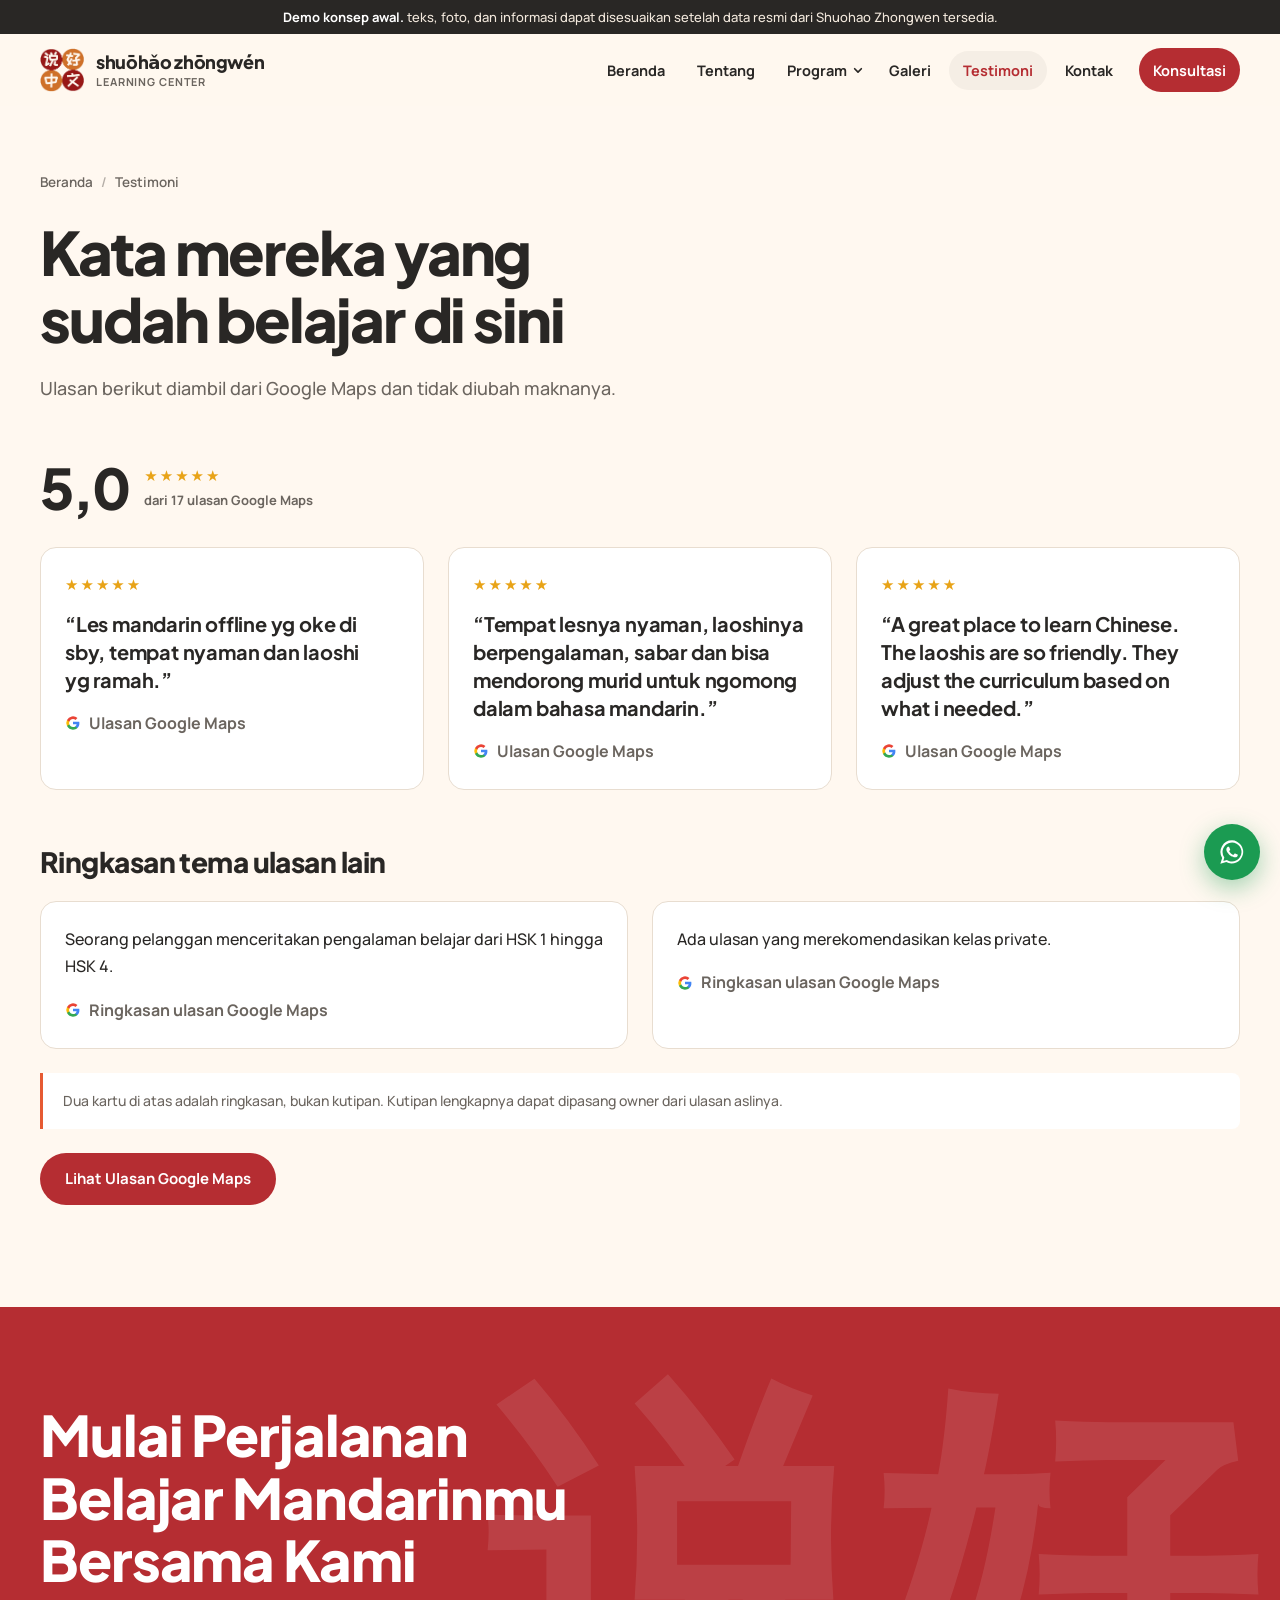
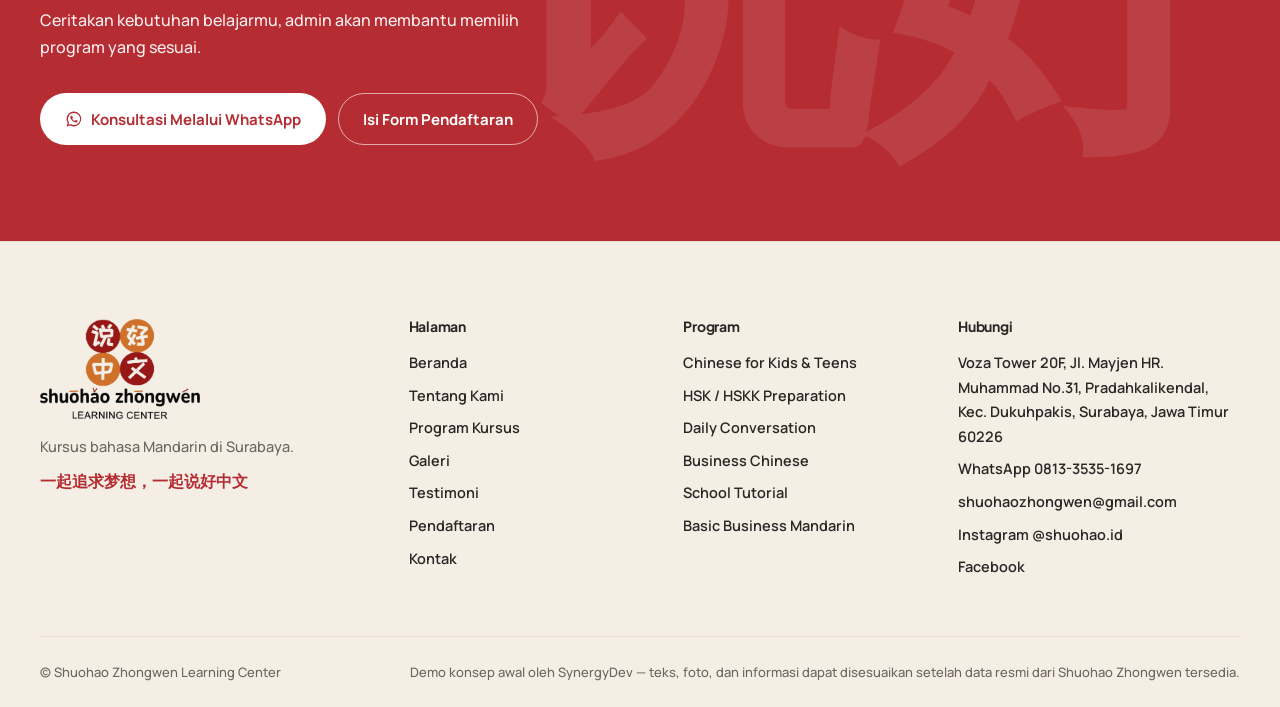
<file: testimoni.html>
<!doctype html>
<html lang="id">
<head>
<meta charset="utf-8">
<meta name="viewport" content="width=device-width,initial-scale=1">
<title>Testimoni | Shuohao Zhongwen Learning Center Surabaya</title>
<meta name="description" content="Baca ulasan Google Maps tentang Shuohao Zhongwen: rating 5,0 dari 17 ulasan, tempat belajar nyaman dan laoshi yang ramah serta sabar.">
<meta name="theme-color" content="#B52D32">
<meta property="og:type" content="website"><meta property="og:locale" content="id_ID">
<meta property="og:site_name" content="Shuohao Zhongwen Learning Center">
<meta property="og:title" content="Testimoni | Shuohao Zhongwen Learning Center Surabaya">
<meta property="og:description" content="Baca ulasan Google Maps tentang Shuohao Zhongwen: rating 5,0 dari 17 ulasan, tempat belajar nyaman dan laoshi yang ramah serta sabar.">
<meta property="og:image" content="assets/img/og.jpg">
<meta name="twitter:card" content="summary_large_image">

<link rel="icon" type="image/png" href="assets/img/favicon.png">
<link rel="apple-touch-icon" href="assets/img/apple-touch-icon.png">
<link rel="stylesheet" href="assets/css/style.css">
</head>
<body>
<a class="skip" href="#main">Langsung ke konten</a>
<div class="demo-bar"><b>Demo konsep awal.</b> teks, foto, dan informasi dapat disesuaikan setelah data resmi dari Shuohao Zhongwen tersedia.</div>
<header class="site-header"><div class="wrap bar">
<a class="brand" href="index.html" aria-label="Shuohao Zhongwen Learning Center — beranda"><img src="assets/img/emblem.png" alt="" width="44" height="44"><span class="brand-t"><b>shuōhǎo zhōngwén</b><small>LEARNING CENTER</small></span></a>
<button class="burger" aria-label="Buka menu" aria-expanded="false" aria-controls="nav"><span></span></button>
<nav class="nav" id="nav" aria-label="Utama">
<a href="index.html">Beranda</a><a href="tentang.html">Tentang</a>
<div class="has-dd"><a href="program.html">Program</a><button aria-label="Buka daftar program" aria-expanded="false"><svg class="chev" viewBox="0 0 12 12" fill="none" stroke="currentColor" stroke-width="2" stroke-linecap="round" stroke-linejoin="round" aria-hidden="true"><path d="M2 4.5l4 4 4-4"/></svg></button><div class="dd"><a href="program-kids-teens.html">Chinese for Kids & Teens</a><a href="program-hsk-hskk.html">HSK / HSKK Preparation</a><a href="program-daily-conversation.html">Daily Conversation</a><a href="program-business-chinese.html">Business Chinese</a><a href="program-school-tutorial.html">School Tutorial</a><a href="program-basic-business-mandarin.html">Basic Business Mandarin</a></div></div>
<a href="galeri.html">Galeri</a><a href="testimoni.html" aria-current="page">Testimoni</a><a href="kontak.html">Kontak</a>
<a class="btn btn-red btn-sm" href="pendaftaran.html">Konsultasi</a>
</nav></div></header>
<main id="main">
<section class="phero"><div class="wrap"><ol class="crumb" aria-label="Breadcrumb"><li><a href="index.html">Beranda</a></li><li>Testimoni</li></ol><h1>Kata mereka yang sudah belajar di sini</h1><p class="lead">Ulasan berikut diambil dari Google Maps dan tidak diubah maknanya.</p></div></section>
<section class="sec" style="padding-top:0"><div class="wrap">
<div class="score"><b class="tnum">5,0</b><div><div class="stars" aria-label="5 dari 5 bintang">★★★★★</div><span class="src" style="margin:0">dari 17 ulasan Google Maps</span></div></div>
<div class="tg tg3" data-stagger><figure class="rq" style="margin:0"><div class="stars" aria-label="5 bintang">★★★★★</div><p style="font:700 20px/1.4 var(--f-head);margin-top:12px;letter-spacing:-.01em">“Les mandarin offline yg oke di sby, tempat nyaman dan laoshi yg ramah.”</p><p class="src"><svg viewBox="0 0 24 24" aria-hidden="true"><path fill="#4285F4" d="M21.6 12.2c0-.7-.1-1.4-.2-2H12v3.8h5.4a4.6 4.6 0 0 1-2 3v2.5h3.3c1.9-1.8 2.9-4.4 2.9-7.3Z"/><path fill="#34A853" d="M12 22c2.7 0 5-.9 6.7-2.4l-3.3-2.5c-.9.6-2 1-3.4 1-2.6 0-4.8-1.8-5.600-4.100H3v2.600A10 10 0 0 0 12 22Z"/><path fill="#FBBC05" d="M6.400 13.900a6 6 0 0 1 0-3.800V7.500H3a10 10 0 0 0 0 9l3.400-2.600Z"/><path fill="#EA4335" d="M12 5.900c1.500 0 2.800.5 3.800 1.500l2.900-2.900A10 10 0 0 0 3 7.500l3.400 2.600C7.200 7.700 9.400 5.900 12 5.900Z"/></svg> Ulasan Google Maps</p></figure><figure class="rq" style="margin:0"><div class="stars" aria-label="5 bintang">★★★★★</div><p style="font:700 20px/1.4 var(--f-head);margin-top:12px;letter-spacing:-.01em">“Tempat lesnya nyaman, laoshinya berpengalaman, sabar dan bisa mendorong murid untuk ngomong dalam bahasa mandarin.”</p><p class="src"><svg viewBox="0 0 24 24" aria-hidden="true"><path fill="#4285F4" d="M21.6 12.2c0-.7-.1-1.4-.2-2H12v3.8h5.4a4.6 4.6 0 0 1-2 3v2.5h3.3c1.9-1.8 2.9-4.4 2.9-7.3Z"/><path fill="#34A853" d="M12 22c2.7 0 5-.9 6.7-2.4l-3.3-2.5c-.9.6-2 1-3.4 1-2.6 0-4.8-1.8-5.600-4.100H3v2.600A10 10 0 0 0 12 22Z"/><path fill="#FBBC05" d="M6.400 13.900a6 6 0 0 1 0-3.800V7.500H3a10 10 0 0 0 0 9l3.400-2.600Z"/><path fill="#EA4335" d="M12 5.900c1.500 0 2.800.5 3.800 1.500l2.900-2.900A10 10 0 0 0 3 7.500l3.400 2.600C7.200 7.700 9.400 5.900 12 5.900Z"/></svg> Ulasan Google Maps</p></figure><figure class="rq" style="margin:0"><div class="stars" aria-label="5 bintang">★★★★★</div><p style="font:700 20px/1.4 var(--f-head);margin-top:12px;letter-spacing:-.01em">“A great place to learn Chinese. The laoshis are so friendly. They adjust the curriculum based on what i needed.”</p><p class="src"><svg viewBox="0 0 24 24" aria-hidden="true"><path fill="#4285F4" d="M21.6 12.2c0-.7-.1-1.4-.2-2H12v3.8h5.4a4.6 4.6 0 0 1-2 3v2.5h3.3c1.9-1.8 2.9-4.4 2.9-7.3Z"/><path fill="#34A853" d="M12 22c2.7 0 5-.9 6.7-2.4l-3.3-2.5c-.9.6-2 1-3.4 1-2.6 0-4.8-1.8-5.600-4.100H3v2.600A10 10 0 0 0 12 22Z"/><path fill="#FBBC05" d="M6.400 13.900a6 6 0 0 1 0-3.800V7.500H3a10 10 0 0 0 0 9l3.400-2.600Z"/><path fill="#EA4335" d="M12 5.900c1.500 0 2.800.5 3.800 1.500l2.900-2.900A10 10 0 0 0 3 7.500l3.400 2.600C7.200 7.700 9.400 5.900 12 5.900Z"/></svg> Ulasan Google Maps</p></figure></div>
<div class="sec-head" style="margin:56px 0 24px"><div><h2 style="font-size:28px">Ringkasan tema ulasan lain</h2></div></div>
<div class="tg tg2">
<div class="rq"><p>Seorang pelanggan menceritakan pengalaman belajar dari HSK 1 hingga HSK 4.</p><p class="src"><svg viewBox="0 0 24 24" aria-hidden="true"><path fill="#4285F4" d="M21.6 12.2c0-.7-.1-1.4-.2-2H12v3.8h5.4a4.6 4.6 0 0 1-2 3v2.5h3.3c1.9-1.8 2.9-4.4 2.9-7.3Z"/><path fill="#34A853" d="M12 22c2.7 0 5-.9 6.7-2.4l-3.3-2.5c-.9.6-2 1-3.4 1-2.6 0-4.8-1.8-5.600-4.100H3v2.600A10 10 0 0 0 12 22Z"/><path fill="#FBBC05" d="M6.400 13.900a6 6 0 0 1 0-3.800V7.500H3a10 10 0 0 0 0 9l3.400-2.600Z"/><path fill="#EA4335" d="M12 5.900c1.500 0 2.800.5 3.800 1.500l2.900-2.900A10 10 0 0 0 3 7.500l3.400 2.600C7.200 7.700 9.400 5.900 12 5.900Z"/></svg> Ringkasan ulasan Google Maps</p></div>
<div class="rq"><p>Ada ulasan yang merekomendasikan kelas private.</p><p class="src"><svg viewBox="0 0 24 24" aria-hidden="true"><path fill="#4285F4" d="M21.6 12.2c0-.7-.1-1.4-.2-2H12v3.8h5.4a4.6 4.6 0 0 1-2 3v2.5h3.3c1.9-1.8 2.9-4.4 2.9-7.3Z"/><path fill="#34A853" d="M12 22c2.7 0 5-.9 6.7-2.4l-3.3-2.5c-.9.6-2 1-3.4 1-2.6 0-4.8-1.8-5.600-4.100H3v2.600A10 10 0 0 0 12 22Z"/><path fill="#FBBC05" d="M6.400 13.900a6 6 0 0 1 0-3.800V7.500H3a10 10 0 0 0 0 9l3.400-2.600Z"/><path fill="#EA4335" d="M12 5.900c1.500 0 2.800.5 3.800 1.500l2.900-2.900A10 10 0 0 0 3 7.500l3.400 2.600C7.200 7.700 9.400 5.900 12 5.900Z"/></svg> Ringkasan ulasan Google Maps</p></div></div>
<div class="note">Dua kartu di atas adalah ringkasan, bukan kutipan. Kutipan lengkapnya dapat dipasang owner dari ulasan aslinya.</div>
<div class="btnrow"><a class="btn btn-red" href="https://maps.app.goo.gl/cQPhFH4LyLvHney18" target="_blank" rel="noopener">Lihat Ulasan Google Maps</a></div>
</div></section>
<section class="cta"><div class="zh-bg zh" aria-hidden="true">说好</div><div class="wrap"><h2>Mulai Perjalanan Belajar Mandarinmu Bersama Kami</h2><p>Ceritakan kebutuhan belajarmu, admin akan membantu memilih program yang sesuai.</p>
<div class="hero-cta"><a class="btn btn-light" href="https://wa.me/6281335351697?text=Halo%20Shuohao%20Zhongwen%2C%20saya%20ingin%20bertanya%20mengenai%20program%20kursus%20Mandarin." target="_blank" rel="noopener"><svg viewBox="0 0 24 24" fill="currentColor" aria-hidden="true"><path d="M12.04 2a9.9 9.9 0 0 0-8.46 15.05L2 22l5.1-1.34A9.9 9.9 0 1 0 12.04 2Zm0 18.1c-1.5 0-2.9-.4-4.1-1.1l-.3-.18-3.03.8.8-2.95-.2-.3a8.1 8.1 0 1 1 6.83 3.73Zm4.45-6.06c-.24-.12-1.44-.71-1.66-.79-.22-.08-.39-.12-.55.12-.16.24-.63.79-.77.95-.14.16-.28.18-.52.06-.24-.12-1.02-.38-1.94-1.2-.72-.64-1.2-1.43-1.34-1.67-.14-.24-.02-.37.1-.49.11-.11.24-.28.36-.42.12-.14.16-.24.24-.4.08-.16.04-.3-.02-.42-.06-.12-.55-1.32-.75-1.8-.2-.47-.4-.41-.55-.42h-.47c-.16 0-.42.06-.64.3-.22.24-.84.82-.84 2s.86 2.32.98 2.48c.12.16 1.69 2.58 4.1 3.62.57.25 1.02.4 1.37.5.58.18 1.1.16 1.51.1.46-.07 1.44-.59 1.64-1.16.2-.57.2-1.06.14-1.16-.06-.1-.22-.16-.46-.28Z"/></svg>Konsultasi Melalui WhatsApp</a><a class="btn btn-ghost-w" href="pendaftaran.html">Isi Form Pendaftaran</a></div></div></section>
</main>
<footer class="foot"><div class="wrap">
<div class="foot-grid">
<div><img class="lg" src="assets/img/logo-stacked.png" alt="Shuohao Zhongwen Learning Center" width="160" height="100" loading="lazy"><p>Kursus bahasa Mandarin di Surabaya.<span class="zh zh-line">一起追求梦想，一起说好中文</span></p></div>
<div><h4>Halaman</h4><ul><li><a href="index.html">Beranda</a></li><li><a href="tentang.html">Tentang Kami</a></li><li><a href="program.html">Program Kursus</a></li><li><a href="galeri.html">Galeri</a></li><li><a href="testimoni.html">Testimoni</a></li><li><a href="pendaftaran.html">Pendaftaran</a></li><li><a href="kontak.html">Kontak</a></li></ul></div>
<div><h4>Program</h4><ul><li><a href="program-kids-teens.html">Chinese for Kids & Teens</a></li><li><a href="program-hsk-hskk.html">HSK / HSKK Preparation</a></li><li><a href="program-daily-conversation.html">Daily Conversation</a></li><li><a href="program-business-chinese.html">Business Chinese</a></li><li><a href="program-school-tutorial.html">School Tutorial</a></li><li><a href="program-basic-business-mandarin.html">Basic Business Mandarin</a></li></ul></div>
<div><h4>Hubungi</h4><ul><li>Voza Tower 20F, Jl. Mayjen HR. Muhammad No.31, Pradahkalikendal, Kec. Dukuhpakis, Surabaya, Jawa Timur 60226</li><li><a href="https://wa.me/6281335351697" target="_blank" rel="noopener">WhatsApp 0813-3535-1697</a></li><li><a href="mailto:shuohaozhongwen@gmail.com">shuohaozhongwen@gmail.com</a></li><li><a href="https://www.instagram.com/shuohao.id/" target="_blank" rel="noopener">Instagram @shuohao.id</a></li><li><a href="https://www.facebook.com/share/1A3za5C1KK/" target="_blank" rel="noopener">Facebook</a></li></ul></div>
</div>
<div class="foot-bot"><span>© Shuohao Zhongwen Learning Center</span><span>Demo konsep awal oleh SynergyDev — teks, foto, dan informasi dapat disesuaikan setelah data resmi dari Shuohao Zhongwen tersedia.</span></div>
</div></footer>
<a class="wa-fab" href="https://wa.me/6281335351697?text=Halo%20Shuohao%20Zhongwen%2C%20saya%20ingin%20bertanya%20mengenai%20program%20kursus%20Mandarin." target="_blank" rel="noopener" aria-label="Konsultasi lewat WhatsApp"><svg viewBox="0 0 24 24" fill="currentColor" aria-hidden="true"><path d="M12.04 2a9.9 9.9 0 0 0-8.46 15.05L2 22l5.1-1.34A9.9 9.9 0 1 0 12.04 2Zm0 18.1c-1.5 0-2.9-.4-4.1-1.1l-.3-.18-3.03.8.8-2.95-.2-.3a8.1 8.1 0 1 1 6.83 3.73Zm4.45-6.06c-.24-.12-1.44-.71-1.66-.79-.22-.08-.39-.12-.55.12-.16.24-.63.79-.77.95-.14.16-.28.18-.52.06-.24-.12-1.02-.38-1.94-1.2-.72-.64-1.2-1.43-1.34-1.67-.14-.24-.02-.37.1-.49.11-.11.24-.28.36-.42.12-.14.16-.24.24-.4.08-.16.04-.3-.02-.42-.06-.12-.55-1.32-.75-1.8-.2-.47-.4-.41-.55-.42h-.47c-.16 0-.42.06-.64.3-.22.24-.84.82-.84 2s.86 2.32.98 2.48c.12.16 1.69 2.58 4.1 3.62.57.25 1.02.4 1.37.5.58.18 1.1.16 1.51.1.46-.07 1.44-.59 1.64-1.16.2-.57.2-1.06.14-1.16-.06-.1-.22-.16-.46-.28Z"/></svg></a>

<script src="assets/js/config.js"></script>
<script src="assets/vendor/gsap.min.js" defer></script>
<script src="assets/vendor/ScrollTrigger.min.js" defer></script>
<script src="assets/js/app.js" defer></script>
</body></html>
</file>
<file: assets/css/style.css>
/* Shuohao Zhongwen — demo konsep SynergyDev. Tokens di :root, spasi mengikuti grid 4px. */
@font-face{font-family:"Plus Jakarta Sans";src:url(../fonts/pjs.woff2) format("woff2");font-weight:200 800;font-display:swap}
@font-face{font-family:"Manrope";src:url(../fonts/manrope.woff2) format("woff2");font-weight:200 800;font-display:swap}
:root{
  --red:#B52D32;--red-dk:#8F2025;--orange:#E65A32;--cream:#FFF8F0;--white:#fff;--beige:#F5EEE5;--ink:#292725;--mute:#6B655F;--line:#E8DDD0;
  --wa:#1B9B52;
  --r-sm:8px;--r-md:16px;--r-lg:28px;
  --f-head:"Plus Jakarta Sans","Segoe UI",system-ui,sans-serif;--f-body:"Manrope","Segoe UI",system-ui,sans-serif;
  --f-zh:"Noto Sans SC","PingFang SC","Microsoft YaHei","Hiragino Sans GB",sans-serif;
  --wrap:1200px;--gut:clamp(20px,4vw,40px);
  --shadow:0 1px 2px rgba(41,39,37,.05),0 8px 24px rgba(41,39,37,.06);
}
*,*::before,*::after{box-sizing:border-box}
html{scroll-behavior:smooth;-webkit-text-size-adjust:100%}
body{margin:0;background:var(--cream);color:var(--ink);font:500 16px/1.7 var(--f-body);overflow-x:hidden}
img,video,svg{max-width:100%;display:block}
img{height:auto}
a{color:inherit}
h1,h2,h3,h4{font-family:var(--f-head);line-height:1.12;margin:0;text-wrap:balance;letter-spacing:-.02em}
p{margin:0;text-wrap:pretty}
ul{margin:0;padding:0;list-style:none}
:focus-visible{outline:3px solid var(--orange);outline-offset:3px;border-radius:4px}
.skip{position:absolute;left:-999px;top:8px;background:var(--ink);color:#fff;padding:8px 16px;border-radius:8px;z-index:200}.skip:focus{left:8px}
.wrap{width:min(100% - var(--gut)*2,var(--wrap));margin-inline:auto}
.zh{font-family:var(--f-zh);font-weight:700}
.tnum{font-variant-numeric:tabular-nums}

/* demo notice */
.demo-bar{background:var(--ink);color:#F3E9DD;font-size:13px;line-height:1.4;padding:8px var(--gut);text-align:center}
.demo-bar b{color:#fff}

/* header */
.site-header{position:sticky;top:0;z-index:60;border-bottom:1px solid transparent;transition:border-color .25s,box-shadow .25s}
.site-header::before{content:"";position:absolute;inset:0;z-index:-1;background:rgba(255,248,240,.94);backdrop-filter:saturate(1.2) blur(10px)}
.site-header.is-stuck{border-color:var(--line);box-shadow:0 6px 24px rgba(41,39,37,.05)}
.bar{display:flex;align-items:center;justify-content:space-between;gap:24px;height:72px}
.brand{display:flex;align-items:center;gap:12px;text-decoration:none}
.brand img{width:44px;height:44px;object-fit:contain}
.brand-t{display:flex;flex-direction:column;line-height:1.1}
.brand-t b{font:800 18px/1.1 var(--f-head);letter-spacing:-.02em}
.brand-t small{font-size:11px;letter-spacing:.08em;color:var(--mute);font-weight:700;margin-top:4px}
.nav{display:flex;align-items:center;gap:4px}
.nav a,.nav button{font:700 14.5px var(--f-body);text-decoration:none;color:var(--ink);padding:10px 14px;border-radius:999px;background:none;border:0;cursor:pointer;display:inline-flex;align-items:center;gap:6px}
.nav a:hover,.nav button:hover,.nav a[aria-current="page"]{background:var(--beige)}
.nav a[aria-current="page"]{color:var(--red)}
.has-dd{position:relative}
.dd{position:absolute;top:calc(100% + 8px);left:-8px;min-width:296px;background:#fff;border:1px solid var(--line);border-radius:var(--r-md);padding:8px;box-shadow:var(--shadow);opacity:0;visibility:hidden;transform:translateY(-4px);transition:.18s}
.has-dd:hover .dd,.has-dd:focus-within .dd,.has-dd.open .dd{opacity:1;visibility:visible;transform:none}
.dd a{display:flex;border-radius:var(--r-sm);width:100%;font-weight:600}
.dd a small{color:var(--mute);font-weight:500;margin-left:auto;font-size:12px}
.chev{width:10px;height:10px;transition:transform .2s}.has-dd.open .chev{transform:rotate(180deg)}
.burger{display:none;width:44px;height:44px;border-radius:12px;border:1px solid var(--line);background:#fff;cursor:pointer;align-items:center;justify-content:center}
.burger span,.burger span::before,.burger span::after{display:block;width:18px;height:2px;background:var(--ink);border-radius:2px;position:relative;transition:.25s}
.burger span::before,.burger span::after{content:"";position:absolute;left:0}
.burger span::before{top:-6px}.burger span::after{top:6px}
.burger[aria-expanded="true"] span{background:transparent}
.burger[aria-expanded="true"] span::before{top:0;transform:rotate(45deg)}
.burger[aria-expanded="true"] span::after{top:0;transform:rotate(-45deg)}

/* buttons */
.btn{display:inline-flex;align-items:center;justify-content:center;gap:8px;font:700 15px/1 var(--f-body);padding:16px 24px;border-radius:999px;text-decoration:none;border:1.5px solid transparent;cursor:pointer;transition:transform .15s,background .2s,color .2s,border-color .2s;min-height:52px}
.btn:active{transform:scale(.98)}
.btn-red{background:var(--red);color:#fff}.btn-red:hover{background:var(--red-dk)}
.btn-line{border-color:var(--ink);color:var(--ink);background:transparent}.btn-line:hover{background:var(--ink);color:#fff}
.btn-wa{background:var(--wa);color:#fff}.btn-wa:hover{background:#147a41}
.btn-light{background:#fff;color:var(--red)}.btn-light:hover{background:var(--cream)}
.btn-ghost-w{border-color:rgba(255,255,255,.6);color:#fff}.btn-ghost-w:hover{background:#fff;color:var(--red)}
.btn-sm{padding:12px 18px;min-height:44px;font-size:14px}
.btn svg{width:18px;height:18px;flex:none}
.nav .btn{color:#fff;margin-left:8px}.nav .btn:hover{background:var(--red-dk)}

/* hero */
.hero{padding:clamp(32px,6vw,72px) 0 clamp(48px,7vw,88px);overflow:hidden}
.hero-grid{display:grid;grid-template-columns:1.08fr .92fr;gap:clamp(32px,6vw,80px);align-items:center}
.hero h1{font-size:clamp(38px,5.6vw,72px);font-weight:800;letter-spacing:-.035em;line-height:1.04}
.hero .lead{font-size:clamp(17px,1.5vw,19px);color:var(--mute);max-width:52ch;margin-top:24px}
.hero-cta{display:flex;flex-wrap:wrap;gap:12px;margin-top:32px}
.facts{display:flex;flex-wrap:wrap;gap:8px 20px;margin-top:32px;font-size:14px;font-weight:700;color:var(--ink)}
.facts li{display:flex;align-items:center;gap:8px}
.facts li::before{content:"";width:8px;height:8px;border-radius:50%;background:var(--orange)}
/* mosaic: komposisi 2x2 lingkaran, mengikuti logo 说 好 中 文 */
.mosaic{display:grid;grid-template-columns:1fr 1fr;gap:clamp(10px,1.6vw,16px);width:min(100%,520px);margin-inline:auto;position:relative}
.mosaic>*{aspect-ratio:1;border-radius:50%;overflow:hidden;position:relative}
.mosaic .disc{display:grid;place-items:center;color:#fff;font:700 clamp(64px,11vw,132px)/1 var(--f-zh)}
.mosaic .d-red{background:var(--red)}.mosaic .d-or{background:var(--orange)}
.mosaic .ph{border:clamp(4px,.8vw,8px) solid var(--orange)}
.mosaic .ph img{width:100%;height:100%;object-fit:cover}
.mosaic-note{position:absolute;right:-4px;bottom:-12px;background:#fff;border:1px solid var(--line);border-radius:999px;padding:8px 16px;font-size:13px;font-weight:700;box-shadow:var(--shadow);display:flex;gap:8px;align-items:center}
.mosaic-note i{font-style:normal;color:var(--orange)}

/* trust strip */
.trust{border-block:1px solid var(--line);background:#fff}
.trust-in{display:grid;grid-template-columns:repeat(4,1fr)}
.trust-in>div{padding:24px 24px;border-left:1px solid var(--line);display:flex;flex-direction:column;gap:4px}
.trust-in>div:first-child{border-left:0;padding-left:0}
.trust b{font:800 clamp(24px,3vw,32px)/1.1 var(--f-head);letter-spacing:-.03em}
.trust b em{font-style:normal;color:var(--orange);font-size:.6em;margin-left:4px}
.trust span{font-size:13.5px;color:var(--mute);font-weight:600}

/* sections */
.sec{padding:clamp(56px,8vw,104px) 0}
.sec-beige{background:var(--beige)}
.sec-white{background:#fff}
.sec-head{display:flex;justify-content:space-between;align-items:end;gap:32px;margin-bottom:clamp(32px,4vw,56px);flex-wrap:wrap}
.sec-head h2{font-size:clamp(30px,4vw,48px);max-width:18ch;font-weight:800}
.sec-head p{max-width:46ch;color:var(--mute)}
.kicker{font:700 14px var(--f-body);color:var(--red);margin-bottom:12px;display:flex;align-items:center;gap:12px}
.kicker::before{content:"";width:32px;height:2px;background:var(--red)}

/* program list (home) */
.prog-wrap{display:grid;grid-template-columns:.8fr 1.4fr;gap:clamp(32px,6vw,88px);align-items:start}
.prog-wrap .stick{position:sticky;top:112px}
.prog-wrap h2{font-size:clamp(30px,4vw,48px);font-weight:800}
.prog-wrap .stick p{color:var(--mute);margin:20px 0 28px;max-width:40ch}
.plist li{border-top:1px solid var(--line)}
.plist li:last-child{border-bottom:1px solid var(--line)}
.plist a{display:grid;grid-template-columns:88px 1fr auto;gap:24px;align-items:center;padding:20px 8px;text-decoration:none;transition:background .2s,padding .2s;border-radius:var(--r-md)}
.plist a:hover{background:#fff;padding-inline:20px}
.plist .th{width:88px;height:88px;border-radius:50%;overflow:hidden;background:#FBF0F6}
.plist .th img{width:100%;height:100%;object-fit:cover}
.plist h3{font-size:clamp(19px,2vw,23px);font-weight:800}
.plist p{font-size:14.5px;color:var(--mute);margin-top:4px}
.plist .tag{display:inline-block;margin-top:8px;font-size:12px;font-weight:700;color:var(--red);background:#FBE9E6;padding:4px 12px;border-radius:999px}
.arrow{width:44px;height:44px;border-radius:50%;border:1.5px solid var(--line);display:grid;place-items:center;transition:.2s;flex:none}
.plist a:hover .arrow{background:var(--red);border-color:var(--red);color:#fff}

/* bento */
.bento{display:grid;grid-template-columns:repeat(6,1fr);grid-auto-rows:minmax(168px,auto);gap:16px}
.bx{border-radius:var(--r-lg);padding:32px;position:relative;overflow:hidden;display:flex;flex-direction:column;justify-content:flex-end;gap:8px}
.bx h3{font-size:clamp(20px,2.2vw,26px);font-weight:800}
.bx p{font-size:15px;max-width:38ch}
.bx-a{grid-column:span 3;grid-row:span 2;color:#fff;min-height:420px}
.bx-a img{position:absolute;inset:0;width:100%;height:100%;object-fit:cover}
.bx-a::after{content:"";position:absolute;inset:0;background:linear-gradient(180deg,transparent 35%,rgba(41,39,37,.82))}
.bx-a>*:not(img){position:relative;z-index:1}
.bx-b{grid-column:span 3;background:var(--red);color:#fff}
.bx-c{grid-column:span 2;background:#fff;border:1px solid var(--line)}
.bx-d{grid-column:span 1;background:var(--orange);color:#fff;justify-content:center;align-items:center;text-align:center;padding:16px}
.bx-d .zh{font-size:clamp(48px,6vw,72px);line-height:1}
.bx-e{grid-column:span 3;background:var(--beige)}
.bx-f{grid-column:span 3;background:#fff;border:1px solid var(--line)}
.bx .zh-bg{position:absolute;right:-8px;top:-24px;font:700 160px/1 var(--f-zh);opacity:.12;pointer-events:none}

/* photo trio */
.trio{display:grid;grid-template-columns:1fr 1.25fr .9fr;gap:16px;align-items:end}
.fig{margin:0;position:relative;overflow:hidden;border-radius:var(--r-lg);background:var(--beige)}
.fig img{width:100%;height:100%;object-fit:cover}
.fig figcaption{position:absolute;left:12px;bottom:12px;background:rgba(255,248,240,.94);padding:6px 12px;border-radius:999px;font-size:12.5px;font-weight:700}
.trio .fig:nth-child(1){aspect-ratio:4/5}.trio .fig:nth-child(2){aspect-ratio:1/1}.trio .fig:nth-child(3){aspect-ratio:3/4;margin-bottom:48px}

/* testimonials */
.rev{display:grid;grid-template-columns:1.3fr 1fr;gap:clamp(24px,5vw,72px);align-items:start}
.rev-main{font:700 clamp(24px,3.2vw,38px)/1.25 var(--f-head);letter-spacing:-.025em;text-wrap:balance;position:relative;padding-top:56px}
.rev-main::before{content:"“";position:absolute;top:-16px;left:-4px;font:800 120px/1 var(--f-head);color:var(--orange)}
.rev-side{display:grid;gap:16px}
.rq{background:#fff;border:1px solid var(--line);border-radius:var(--r-md);padding:24px}
.rq p{font-size:16px}
.src{display:flex;align-items:center;gap:8px;margin-top:16px;font-size:13px;font-weight:700;color:var(--mute)}
.src svg{width:16px;height:16px}
.stars{color:#E8A317;letter-spacing:2px;font-size:15px}
.score{display:flex;align-items:center;gap:16px;margin-bottom:32px}
.score b{font:800 56px/1 var(--f-head);letter-spacing:-.04em}

/* CTA band */
.cta{background:var(--red);color:#fff;position:relative;overflow:hidden;padding:clamp(56px,8vw,96px) 0}
.cta .zh-bg{position:absolute;right:2%;top:50%;transform:translateY(-50%);font:700 clamp(200px,30vw,420px)/1 var(--f-zh);opacity:.09;pointer-events:none;white-space:nowrap}
.cta h2{font-size:clamp(32px,4.6vw,56px);max-width:16ch;font-weight:800;position:relative}
.cta p{margin-top:16px;max-width:48ch;opacity:.92;position:relative}
.cta .hero-cta{position:relative}

/* page hero (inner) */
.phero{padding:clamp(32px,5vw,64px) 0 clamp(32px,5vw,56px)}
.phero h1{font-size:clamp(34px,5vw,60px);font-weight:800;letter-spacing:-.035em;max-width:20ch}
.phero .lead{margin-top:20px;max-width:56ch;color:var(--mute);font-size:18px}
.crumb{display:flex;flex-wrap:wrap;gap:8px;font-size:13.5px;font-weight:600;color:var(--mute);margin-bottom:24px}
.crumb a{text-decoration:none}.crumb a:hover{color:var(--red)}
.crumb li+li::before{content:"/";margin-right:8px;opacity:.5}

/* split */
.split{display:grid;grid-template-columns:1fr 1fr;gap:clamp(32px,6vw,88px);align-items:center}
.split.rev-o>:first-child{order:2}
.split h2{font-size:clamp(28px,3.4vw,40px);font-weight:800}
.split .txt p{margin-top:16px;color:var(--mute)}
.split .txt p:first-of-type{margin-top:20px}
.imgbox{border-radius:var(--r-lg);overflow:hidden;background:var(--beige)}
.imgbox img{width:100%;height:100%;object-fit:cover}
.ar-45{aspect-ratio:4/5}.ar-11{aspect-ratio:1}.ar-32{aspect-ratio:3/2}
.checks{display:grid;gap:12px;margin-top:24px}
.checks li{display:flex;gap:12px;align-items:flex-start;font-weight:600}
.checks li::before{content:"";flex:none;width:20px;height:20px;margin-top:3px;border-radius:50%;background:var(--red) url("data:image/svg+xml,%3Csvg xmlns='http://www.w3.org/2000/svg' viewBox='0 0 20 20'%3E%3Cpath d='M5.5 10.5l3 3 6-6.5' fill='none' stroke='white' stroke-width='2' stroke-linecap='round' stroke-linejoin='round'/%3E%3C/svg%3E") center/20px}
.note{margin-top:24px;padding:16px 20px;border-left:3px solid var(--orange);background:#fff;border-radius:0 var(--r-sm) var(--r-sm) 0;font-size:14px;color:var(--mute)}

/* program page: cards */
.pgrid{display:grid;grid-template-columns:repeat(6,1fr);gap:24px}
.pc{grid-column:span 2;background:#fff;border:1px solid var(--line);border-radius:var(--r-lg);overflow:hidden;display:flex;flex-direction:column}
.pc.wide{grid-column:span 3}
.pc .vis{aspect-ratio:16/10;background:#FBF0F6;display:grid;place-items:center;overflow:hidden}
.pc .vis img{height:100%;width:auto;max-width:none;object-fit:contain}
.pc .vis.cover img{width:100%;object-fit:cover}
.pc .bd{padding:24px 24px 28px;display:flex;flex-direction:column;gap:12px;flex:1}
.pc h3{font-size:22px;font-weight:800}
.pc p{color:var(--mute);font-size:15px;flex:1}
.pc .tag{align-self:flex-start;font-size:12px;font-weight:700;color:var(--red);background:#FBE9E6;padding:4px 12px;border-radius:999px}
.pc .act{display:flex;gap:8px;flex-wrap:wrap;margin-top:8px}

/* program detail */
.dhero{display:grid;grid-template-columns:1.1fr .9fr;gap:clamp(32px,6vw,80px);align-items:center}
.dhero .vis{border-radius:var(--r-lg);overflow:hidden;background:#FBF0F6;aspect-ratio:1;display:grid;place-items:center}
.dhero .vis img{width:100%;height:100%;object-fit:contain}
.dhero .vis.cover img{object-fit:cover}
.infobox{background:#fff;border:1px solid var(--line);border-radius:var(--r-lg);padding:8px 28px}
.infobox dl{margin:0}
.infobox .row{display:grid;grid-template-columns:140px 1fr;gap:16px;padding:16px 0;border-bottom:1px solid var(--line)}
.infobox .row:last-child{border:0}
.infobox dt{font-size:13.5px;font-weight:700;color:var(--mute)}
.infobox dd{margin:0;font-weight:700}
.focus{display:grid;grid-template-columns:repeat(4,1fr);gap:16px}
.focus>div{padding:24px;border-radius:var(--r-md);background:#fff;border:1px solid var(--line)}
.focus .zh{font-size:40px;color:var(--red);line-height:1}
.focus h3{font-size:18px;margin-top:16px;font-weight:800}
.focus p{font-size:14.5px;color:var(--mute);margin-top:4px}
.mini{display:grid;grid-template-columns:repeat(3,1fr);gap:16px}
.mini .fig{aspect-ratio:4/5}
.is-hidden{display:none!important}

/* faq */
.faq{max-width:820px}
.faq details{border-top:1px solid var(--line)}
.faq details:last-child{border-bottom:1px solid var(--line)}
.faq summary{list-style:none;cursor:pointer;padding:24px 56px 24px 0;font:700 18px/1.4 var(--f-head);position:relative;letter-spacing:-.01em}
.faq summary::-webkit-details-marker{display:none}
.faq summary::after{content:"+";position:absolute;right:8px;top:50%;transform:translateY(-50%);font:500 28px/1 var(--f-body);color:var(--red);transition:transform .25s}
.faq details[open] summary::after{transform:translateY(-50%) rotate(45deg)}
.faq details p{padding:0 56px 24px 0;color:var(--mute)}

/* gallery */
.filters{display:flex;flex-wrap:wrap;gap:8px;margin-bottom:32px}
.chip{font:700 14px var(--f-body);padding:10px 18px;border-radius:999px;border:1.5px solid var(--line);background:#fff;cursor:pointer;transition:.2s}
.chip:hover{border-color:var(--red)}
.chip[aria-pressed="true"]{background:var(--red);border-color:var(--red);color:#fff}
.masonry{columns:3;column-gap:16px}
.gi{break-inside:avoid;margin:0 0 16px;position:relative;border-radius:var(--r-md);overflow:hidden;background:var(--beige);cursor:zoom-in;display:block;width:100%;border:0;padding:0;text-align:left}
.gi img{width:100%;height:auto;transition:transform .5s}
.gi:hover img{transform:scale(1.03)}
.gi .cap{position:absolute;left:0;right:0;bottom:0;padding:32px 16px 12px;color:#fff;font-size:13.5px;font-weight:700;background:linear-gradient(transparent,rgba(41,39,37,.78));opacity:0;transition:.25s}
.gi:hover .cap,.gi:focus-visible .cap{opacity:1}
.gi.hide{display:none}
.vid{display:grid;grid-template-columns:auto 1fr;gap:clamp(24px,5vw,64px);align-items:center}
.vid video{width:min(100%,320px);border-radius:var(--r-lg);background:#000;aspect-ratio:9/16;object-fit:cover}
.lb{position:fixed;inset:0;background:rgba(25,23,22,.94);z-index:300;display:none;align-items:center;justify-content:center;padding:56px 72px}
.lb.open{display:flex}
.lb figure{margin:0;max-width:100%;max-height:100%;display:flex;flex-direction:column;align-items:center;gap:12px}
.lb img{max-height:calc(100dvh - 160px);width:auto;max-width:100%;border-radius:var(--r-sm)}
.lb figcaption{color:#fff;font-weight:600;text-align:center}
.lb button{position:absolute;background:rgba(255,255,255,.12);color:#fff;border:0;width:48px;height:48px;border-radius:50%;font-size:22px;cursor:pointer;display:grid;place-items:center}
.lb button:hover{background:rgba(255,255,255,.25)}
.lb .x{top:16px;right:16px}.lb .pv{left:16px;top:50%}.lb .nx{right:16px;top:50%}

/* form & contact */
.formgrid{display:grid;grid-template-columns:1.1fr .9fr;gap:clamp(32px,6vw,80px);align-items:start}
.form{background:#fff;border:1px solid var(--line);border-radius:var(--r-lg);padding:clamp(24px,4vw,40px);display:grid;gap:20px}
.fld{display:grid;gap:8px}
.fld label{font-weight:700;font-size:14.5px}
.fld label i{font-style:normal;color:var(--mute);font-weight:600}
.fld input,.fld select,.fld textarea{font:500 16px var(--f-body);padding:14px 16px;border:1.5px solid var(--line);border-radius:var(--r-sm);background:var(--cream);color:var(--ink);width:100%;min-height:52px}
.fld textarea{min-height:128px;resize:vertical}
.fld input:focus,.fld select:focus,.fld textarea:focus{outline:0;border-color:var(--red);background:#fff;box-shadow:0 0 0 4px rgba(181,45,50,.12)}
.fld .err{color:var(--red);font-size:13px;font-weight:700;display:none}
.fld.bad .err{display:block}.fld.bad input,.fld.bad select{border-color:var(--red)}
.preview{background:var(--beige);border-radius:var(--r-md);padding:16px 20px;font-size:13.5px;color:var(--mute);white-space:pre-wrap;font-weight:600}
.aside-card{background:var(--red);color:#fff;border-radius:var(--r-lg);padding:32px;display:grid;gap:16px}
.aside-card h3{font-size:24px}
.aside-card ul{display:grid;gap:12px}
.aside-card li{display:flex;gap:12px;font-weight:600;font-size:15px}
.aside-card li::before{content:"✓";font-weight:800}
.contact-grid{display:grid;grid-template-columns:.9fr 1.1fr;gap:clamp(24px,5vw,64px)}
.clist{display:grid;gap:0}
.clist li{display:grid;grid-template-columns:40px 1fr;gap:16px;padding:20px 0;border-bottom:1px solid var(--line)}
.clist li:first-child{border-top:1px solid var(--line)}
.clist svg{width:24px;height:24px;color:var(--red);margin-top:2px}
.clist b{display:block;font-size:13.5px;color:var(--mute)}
.clist a{text-decoration:none;font-weight:700;word-break:break-word}.clist a:hover{color:var(--red)}
.map{border-radius:var(--r-lg);overflow:hidden;border:1px solid var(--line);min-height:420px;background:var(--beige)}
.map iframe{width:100%;height:100%;min-height:420px;border:0;display:block}
.btnrow{display:flex;flex-wrap:wrap;gap:8px;margin-top:24px}

/* footer */
.foot{background:var(--beige);padding:clamp(48px,6vw,80px) 0 24px;border-top:1px solid var(--line)}
.foot-grid{display:grid;grid-template-columns:1.4fr 1fr 1fr 1.2fr;gap:40px}
.foot img.lg{width:160px}
.foot p{color:var(--mute);font-size:14.5px;margin-top:16px;max-width:34ch}
.foot h4{font-size:14px;margin-bottom:16px}
.foot li{margin-bottom:8px;font-size:14.5px;font-weight:600}
.foot a{text-decoration:none;color:var(--ink)}.foot a:hover{color:var(--red)}
.foot-bot{display:flex;justify-content:space-between;gap:16px;flex-wrap:wrap;margin-top:48px;padding-top:24px;border-top:1px solid var(--line);font-size:13px;color:var(--mute)}
.wa-fab{position:fixed;right:20px;bottom:20px;z-index:80;background:var(--wa);color:#fff;width:56px;height:56px;border-radius:50%;display:grid;place-items:center;box-shadow:0 8px 24px rgba(27,155,82,.4);text-decoration:none;transition:transform .2s}
.wa-fab:hover{transform:scale(1.06)}
.wa-fab svg{width:28px;height:28px}

/* motion: hanya aktif jika JS+GSAP termuat */
.js [data-rv]{will-change:transform,opacity}

/* responsive */
@media (max-width:1024px){
  .nav{display:none}.burger{display:flex}
  .nav.open{display:flex;position:fixed;top:72px;left:0;right:0;bottom:0;background:var(--cream);flex-direction:column;align-items:stretch;padding:16px var(--gut) 32px;gap:0;overflow:auto;z-index:90}
  .nav.open a,.nav.open button{font-size:19px;font-family:var(--f-head);font-weight:700;padding:16px 4px;border-radius:0;border-bottom:1px solid var(--line);justify-content:space-between;width:100%}
  .nav.open .dd{position:static;opacity:1;visibility:visible;transform:none;box-shadow:none;border:0;padding:0 0 8px 12px;display:none;background:transparent}
  .nav.open .has-dd.open .dd{display:block}
  .nav.open .dd a{font-size:16px;font-family:var(--f-body);padding:12px 4px}
  .nav.open .btn{margin:24px 0 0;border:0;justify-content:center;width:100%;font-family:var(--f-body);font-size:16px;padding:16px}
  .prog-wrap{grid-template-columns:1fr}.prog-wrap .stick{position:static}
  .pc,.pc.wide{grid-column:span 3}
  .focus{grid-template-columns:repeat(2,1fr)}
  .foot-grid{grid-template-columns:1fr 1fr}
  .masonry{columns:2}
}
@media (max-width:820px){
  .hero-grid,.split,.dhero,.rev,.formgrid,.contact-grid{grid-template-columns:1fr}
  .split.rev-o>:first-child{order:0}
  .hero-grid .mosaic{order:-1;width:min(100%,360px)}
  .trio{grid-template-columns:1fr 1fr}.trio .fig:nth-child(3){display:none}
  .trust-in{grid-template-columns:1fr 1fr}
  .trust-in>div{padding:20px 16px}.trust-in>div:nth-child(odd){border-left:0;padding-left:0}
  .trust-in>div:nth-child(n+3){border-top:1px solid var(--line)}
  .bento{grid-template-columns:1fr 1fr}
  .bx-a,.bx-b,.bx-c,.bx-e,.bx-f{grid-column:span 2}.bx-d{grid-column:span 2;min-height:120px}.bx-a{min-height:340px}
  .vid{grid-template-columns:1fr}.vid video{margin-inline:auto}
  .brand-t small{display:none}
}
@media (max-width:620px){
  body{font-size:15.5px}
  .plist a{grid-template-columns:64px 1fr;gap:16px}.plist .th{width:64px;height:64px}.plist .arrow{display:none}
  .pc,.pc.wide{grid-column:span 6}
  .focus,.mini{grid-template-columns:1fr}.mini .fig{aspect-ratio:3/2}
  .foot-grid{grid-template-columns:1fr}
  .masonry{columns:1}
  .infobox .row{grid-template-columns:1fr;gap:4px}
  .lb{padding:56px 12px}.lb .pv{left:8px;top:auto;bottom:12px}.lb .nx{right:8px;top:auto;bottom:12px}
  .mosaic-note{right:8px}
  .hero-cta .btn{flex:1 1 100%}
}
@media (prefers-reduced-motion:reduce){html{scroll-behavior:auto}*,*::before,*::after{transition:none!important;animation:none!important}}

/* tambahan: dropdown (link + tombol panah) & poster */
.has-dd{display:flex;align-items:center}
.has-dd>button{padding:10px 8px 10px 0;margin-left:-8px}
.dhero .vis.poster{aspect-ratio:4/5}
.dhero .vis.poster img{object-fit:cover;object-position:center 30%}
.pc .vis img.top{object-position:center 22%}
@media (max-width:1024px){
  .nav.open .has-dd{flex-wrap:wrap}
  .nav.open .has-dd>a{flex:1;width:auto}
  .nav.open .has-dd>button{width:56px;padding:16px;justify-content:center;margin:0}
  .nav.open .dd{flex-basis:100%}
}

/* perbaikan */
.mosaic>.mosaic-note{aspect-ratio:auto;border-radius:999px;overflow:visible;position:absolute;right:-4px;bottom:-12px;width:auto}
.nav .btn-red{background:var(--red);color:#fff}.nav .btn-red:hover{background:var(--red-dk)}
.plist .th img{transform:scale(1.45)}
.plist .th img.zoom{transform:scale(1.9);object-position:center 16%}
.trio .fig:nth-child(2){aspect-ratio:4/3}
.foot .zh-line{display:block;margin-top:8px;color:var(--red);font-size:16px}
.tg{display:grid;gap:24px}.tg3{grid-template-columns:repeat(3,1fr)}.tg2{grid-template-columns:repeat(2,1fr)}
@media (max-width:820px){.tg3,.tg2{grid-template-columns:1fr}}
ol,ul{list-style:none;margin:0;padding:0}
.pc .vis{position:relative}
.pc .vis img{position:absolute;inset:0;width:100%;height:100%;max-width:none;object-fit:contain}
.pc .vis.cover img{object-fit:cover}
</file>
